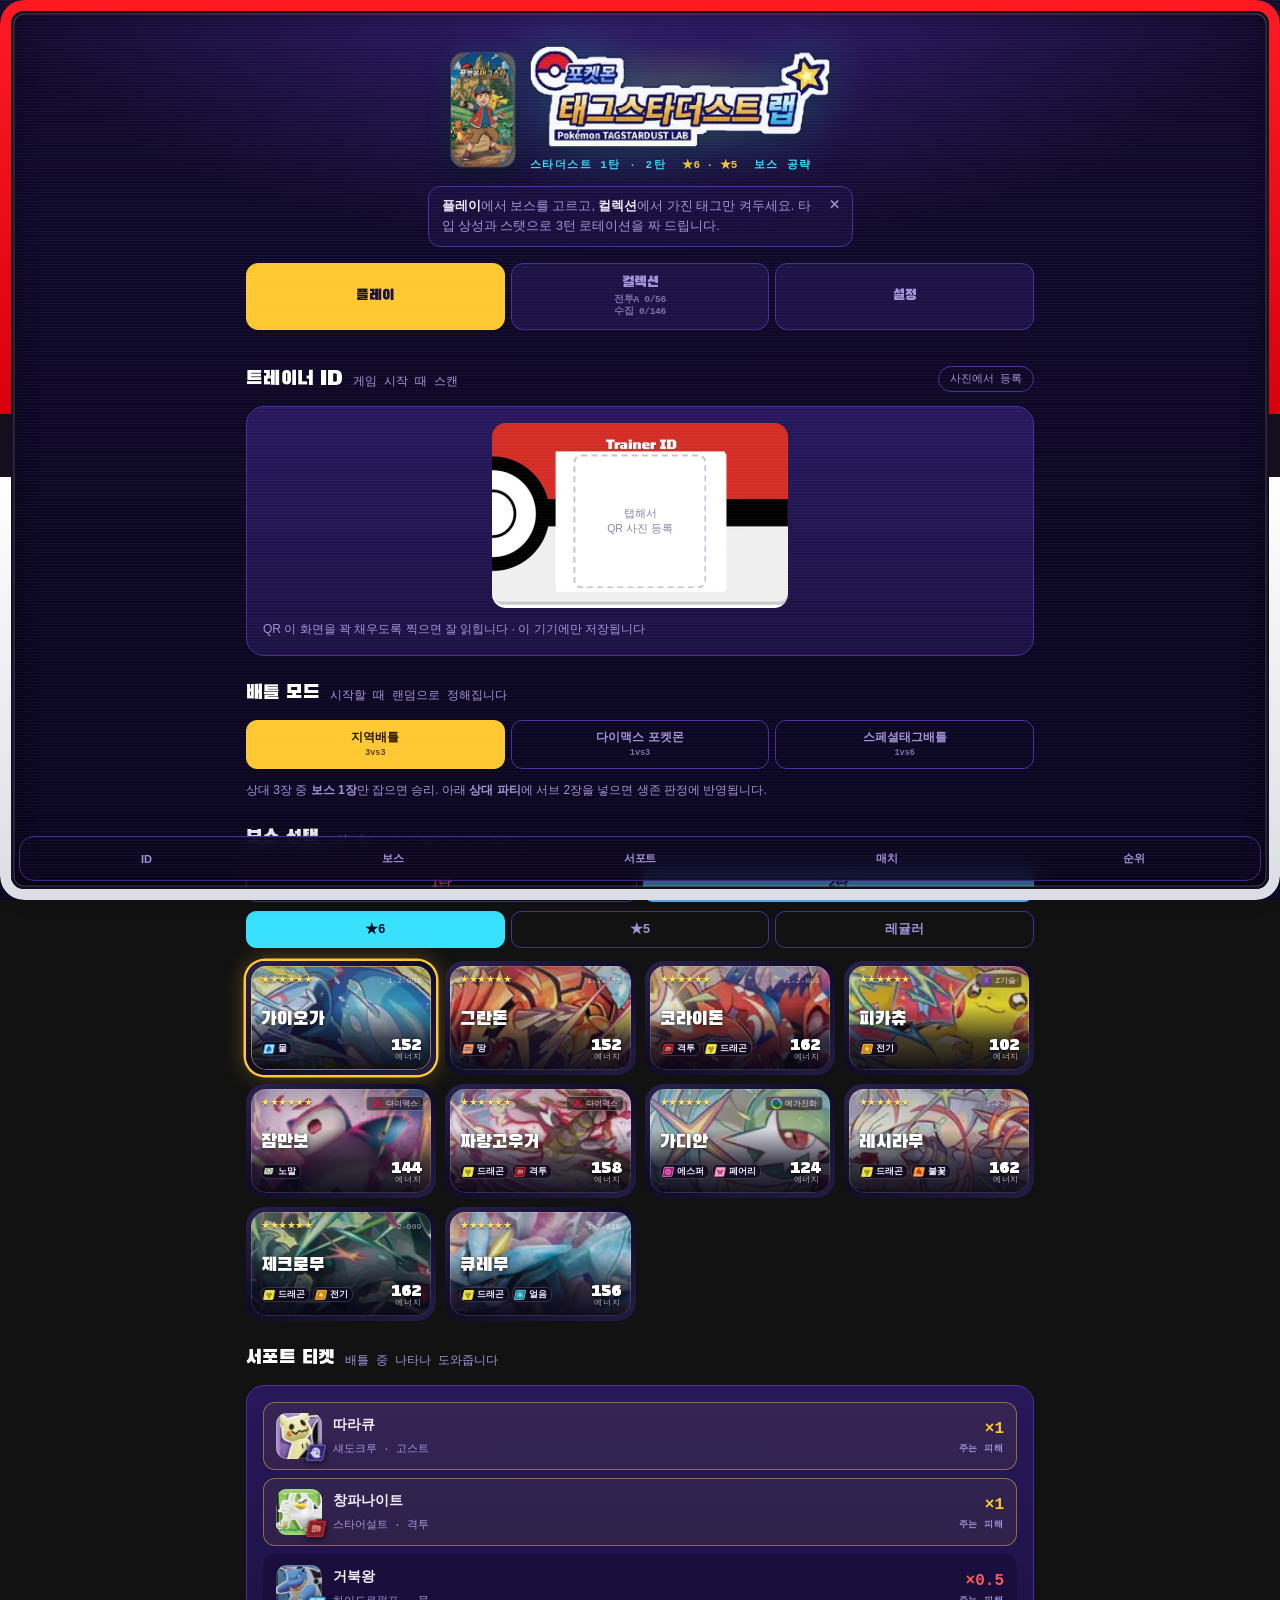
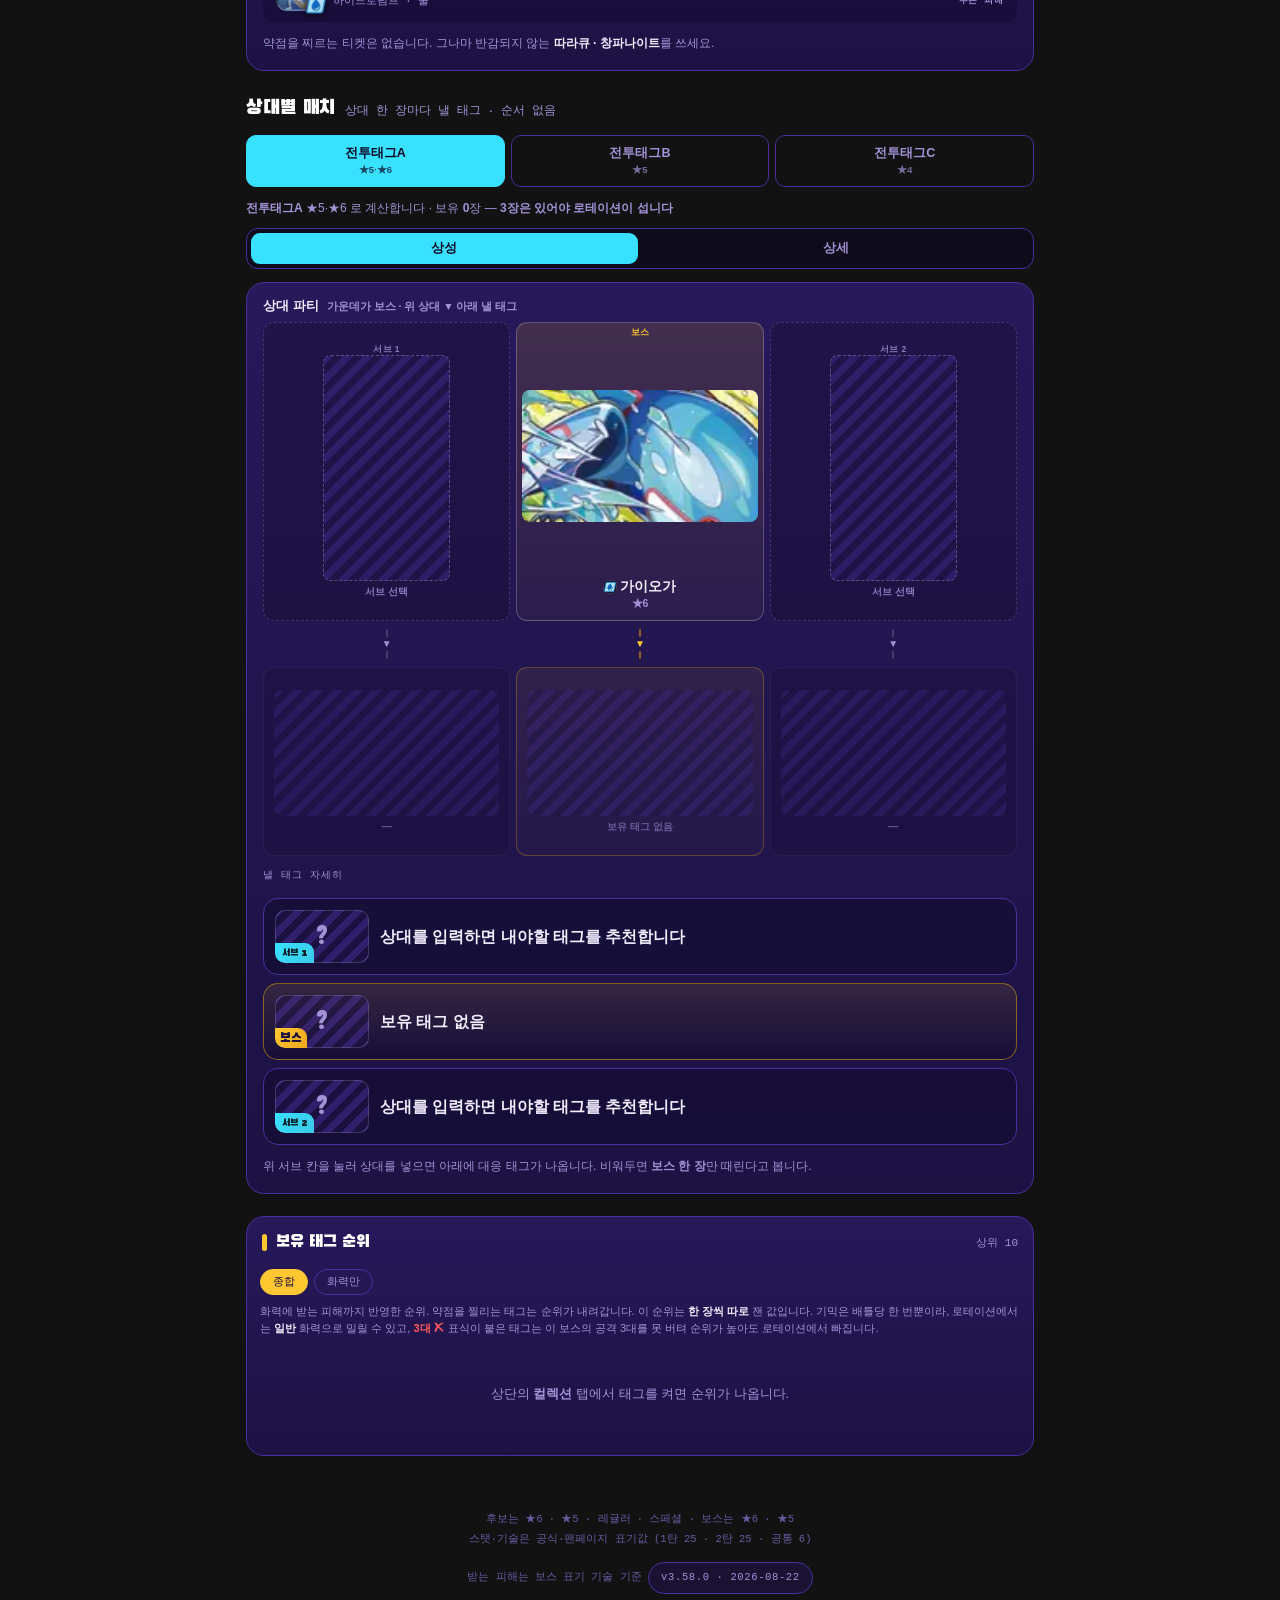
<file: docs/index.html>
<!DOCTYPE html>
<html lang="ko">
<!-- ══ 머리 — meta · 광고 · 파비콘 · 폰트 ──── -->
<head>
<meta charset="utf-8">
<meta name="viewport" content="width=device-width, initial-scale=1, viewport-fit=cover">
<title>스타더스트 랩 · 태그스타 보스 공략</title>
<meta name="description" content="포켓몬 태그스타 스타더스트 1탄·2탄 ★6·★5 보스 공략. 보유 태그로 3턴 로테이션과 서포트 티켓을 추천합니다.">
<meta name="theme-color" content="#120B2E">
<meta name="color-scheme" content="dark">
<meta name="version" content="3.58.0">
<meta http-equiv="Cache-Control" content="no-cache, must-revalidate">
<meta http-equiv="Pragma" content="no-cache">
<meta name="apple-mobile-web-app-capable" content="yes">
<meta name="apple-mobile-web-app-status-bar-style" content="black-translucent">
<meta name="apple-mobile-web-app-title" content="스타더스트 랩">
<meta name="format-detection" content="telephone=no">
<meta property="og:type" content="website">
<meta property="og:title" content="스타더스트 랩 · 태그스타 보스 공략">
<meta property="og:description" content="보유 태그로 3턴 로테이션과 서포트 티켓을 추천합니다.">
<meta property="og:locale" content="ko_KR">
<link rel="icon" type="image/png" sizes="32x32" href="[data-uri]">
<script async src="https://pagead2.googlesyndication.com/pagead/js/adsbygoogle.js?client=ca-pub-1384191135178594"
     crossorigin="anonymous"></script>
<link rel="apple-touch-icon" href="[data-uri]">
<link rel="preload" as="font" type="font/woff2" href="asset/blackhansans.woff2?v=73cc3eec0ede" crossorigin>
<style>
/* 폰트 내장 — 이 파일에 쓰인 글자만 서브셋 */
@font-face{font-family:'Black Han Sans';font-style:normal;font-weight:400;font-display:swap;src:url(asset/blackhansans.woff2?v=73cc3eec0ede) format('woff2')}
</style>
<style>
/* ══ 토큰과 기본값 — 색·간격·탄 테마색 ──── */
:root{
  --void:#120B2E; --panel:#1E1349; --rim:#4A2F9C;
  --star:#FFC831; --cyan:#38E1FF; --magenta:#FF3D8B;
  --ink:#F2ECFF; --ink-dim:#A392D6; --ok:#7CFFA8; --bad:#FF5A5A;
  --r6:#FF3D8B; --r5:#C77DFF; --r4:#FFA23A; --r3:#38E1FF; --r2:#FF8FC7; --rR:#8BE04A;
  --set1:#FF5C86; --set2:#5BB8FF;      /* 탄 테마 — 실물 태그 라벨 숫자 색 (1탄 붉은색 · 2탄 푸른색) */
  --display:'Black Han Sans','Apple SD Gothic Neo','Noto Sans KR',sans-serif;
  --body:'Gothic A1','Apple SD Gothic Neo','Noto Sans KR',sans-serif;
  --mono:'IBM Plex Mono',ui-monospace,'SFMono-Regular',Menlo,monospace;
}
*{box-sizing:border-box} html,body{margin:0;padding:0;max-width:100%;overscroll-behavior-x:none;
  overflow-x:clip}
body{padding-top:env(safe-area-inset-top,0px)}   /* 상태바·노치 회피 */

/* ══ 기기 베젤 — 위 빨강 · 가운데 검정 · 아래 흰색 (몬스터볼). 오버레이라 레이아웃 비침습 ══ */
:root{--bz:11px; --bzr:24px}

/* 기본형: 마스크 미지원 브라우저용 단색 테두리 */
.bezel{position:fixed;inset:0;z-index:100;pointer-events:none;
  border:var(--bz) solid #E4000F;border-radius:var(--bzr);
  box-shadow:inset 0 0 0 2.5px #14101F}
.bezel-in{pointer-events:none}      /* @supports 밖에서도 클릭을 막지 않게 */

/* ══ 업데이트 알림 ══ */
.upd{position:fixed;z-index:95;
  left:calc(var(--bz) + 8px);right:calc(var(--bz) + 8px);
  bottom:calc(var(--bz) + env(safe-area-inset-bottom,0px) + 74px);
  display:flex;align-items:center;justify-content:space-between;gap:10px;
  padding:10px 12px;border-radius:13px;font-size:12.5px;
  background:linear-gradient(180deg,#2E1F63,#241850);color:var(--ink);
  border:1px solid var(--cyan);box-shadow:0 8px 26px rgba(0,0,0,.6)}
.upd[hidden]{display:none}
.upd b{color:var(--cyan);font-family:var(--mono);font-size:11.5px}
.upd button{flex:none;padding:7px 14px;border-radius:999px;border:0;cursor:pointer;
  background:var(--cyan);color:#0C0722;font-family:var(--body);font-weight:700;font-size:12px}

/* ══ 하단 섹션 바로가기 ══ */
.dock{position:fixed;z-index:90;
  left:calc(var(--bz) + 8px);right:calc(var(--bz) + 8px);
  bottom:calc(var(--bz) + env(safe-area-inset-bottom,0px) + 8px);
  display:grid;grid-auto-flow:column;grid-auto-columns:1fr;gap:4px;padding:5px;
  border-radius:15px;background:rgba(14,8,34,.92);
  border:1px solid var(--rim);box-shadow:0 8px 26px rgba(0,0,0,.6);
  backdrop-filter:blur(8px)}
.dock[hidden]{display:none}
.dock button{padding:9px 2px;border:0;border-radius:11px;background:transparent;
  color:var(--ink-dim);font-family:var(--body);font-weight:700;font-size:11px;
  letter-spacing:-.02em;white-space:nowrap;cursor:pointer}
@media(max-width:380px){.dock button{font-size:10px}}
.dock button:active{background:rgba(74,47,156,.5);color:var(--ink)}
.dock button[aria-current="true"]{background:var(--cyan);color:#0C0722}
.dock button:focus-visible{outline:2.5px solid var(--star);outline-offset:2px}
/* ══ 페이지 골격 — body · .wrap · 베젤 마스크 ──── */
body{padding-bottom:calc(var(--bz) + env(safe-area-inset-bottom,0px) + 74px)}

/* 그라데이션 테두리 — 둥근 모서리를 유지하려면 마스크로 가운데를 뚫는다 */
@supports ((-webkit-mask-composite:xor) or (mask-composite:exclude)){
  .bezel{border:0;padding:var(--bz);box-shadow:none;
    background:linear-gradient(180deg,
      #FF1A22 0%, #D9000E 46%,
      #14101F 46%, #14101F 53%,
      #FFFFFF 53%, #DCDCE4 100%);
    -webkit-mask:linear-gradient(#000 0 0) content-box,linear-gradient(#000 0 0);
    -webkit-mask-composite:xor;
    mask:linear-gradient(#000 0 0) content-box,linear-gradient(#000 0 0);
    mask-composite:exclude}
  .bezel-in{position:fixed;inset:var(--bz);z-index:100;pointer-events:none;
    border-radius:calc(var(--bzr) - var(--bz));
    box-shadow:inset 0 0 0 2.5px #14101F,
               inset 0 0 0 3.5px rgba(255,255,255,.22),
               inset 0 0 22px rgba(0,0,0,.5)}
}
@media(max-width:380px){:root{--bz:9px; --bzr:20px}}   /* hidden 은 스크롤 컨테이너를 만들어 position:sticky 를 깨뜨린다 */
@supports not (overflow-x:clip){ body{overflow-x:hidden} }
body{padding-bottom:0}
body{background:radial-gradient(1100px 520px at 50% -8%,#3A1F7A 0%,transparent 62%),linear-gradient(#120B2E,#0C0722 70%);
  background-attachment:fixed;color:var(--ink);font-family:var(--body);font-weight:500;
  -webkit-font-smoothing:antialiased;line-height:1.5;padding-bottom:64px}
.wrap{max-width:820px;margin:0 auto;
  padding:0 max(16px,calc(env(safe-area-inset-left) + 6px))
           calc(env(safe-area-inset-bottom) + 18px)
           max(16px,calc(env(safe-area-inset-right) + 6px))}
body::before{content:'';position:fixed;inset:0;pointer-events:none;z-index:99;
  background:repeating-linear-gradient(180deg,rgba(255,255,255,.028) 0 1px,transparent 1px 3px);mix-blend-mode:screen}

/* ══ 히어로 — 로고 · 제목 · 사용법 안내 ──── */
header{padding:26px 0 6px;text-align:center}
.hero{display:flex;align-items:center;justify-content:center;gap:15px;padding:20px 0 0;max-width:100%}
.tcard{flex:none;width:64px;display:block;border-radius:13px;overflow:hidden;
  box-shadow:0 8px 20px rgba(0,0,0,.55),0 0 0 1px rgba(255,255,255,.15),0 0 26px rgba(56,225,255,.16)}
.tcard img{display:block;width:100%;height:auto}
.hero-txt{min-width:0;flex:0 1 auto;text-align:left}
.hero-txt .eyebrow{text-align:left}
@media(max-width:390px){.hero{gap:11px}.tcard{width:54px}}
.brand{position:relative;display:flex;justify-content:center;margin-bottom:10px}
.brand img{width:min(300px,calc(100vw - 136px));height:auto;display:block;
  filter:drop-shadow(0 0 26px rgba(56,225,255,.30)) drop-shadow(0 3px 8px rgba(0,0,0,.5))}
.brand::before{content:'';position:absolute;top:50%;left:50%;translate:-50% -50%;
  width:min(380px,calc(100vw - 110px));aspect-ratio:2.4/1;pointer-events:none;z-index:-1;
  background:radial-gradient(closest-side,rgba(255,200,49,.20),transparent 70%)}
.eyebrow{font-family:var(--mono);font-size:11px;font-weight:600;letter-spacing:.14em;
  color:var(--cyan);margin:6px 0 0}
.eyebrow .s{color:var(--star);letter-spacing:0}
h1{font-family:var(--display);font-weight:400;margin:0;font-size:clamp(28px,8vw,44px);line-height:.94;
  color:#fff;text-shadow:0 0 26px rgba(56,225,255,.42),0 3px 0 var(--rim)}
h1 em{font-style:normal;color:var(--star)}
.sub{position:relative;display:flex;align-items:flex-start;gap:6px;
  color:var(--ink-dim);font-size:12.5px;margin:12px auto 0;max-width:34em;
  padding:9px 34px 9px 13px;border-radius:12px;text-align:left;
  background:rgba(30,19,73,.55);border:1px solid var(--rim)}
.sub p{margin:0;line-height:1.65}
.sub b{color:var(--ink);font-weight:700}
.sub button{position:absolute;top:6px;right:6px;width:24px;height:24px;border-radius:7px;
  border:1px solid transparent;background:transparent;color:var(--ink-dim);
  font-size:12px;line-height:1;cursor:pointer}
.sub button:hover{color:var(--ink);border-color:var(--rim);background:rgba(18,11,46,.6)}
.sub button:focus-visible{outline:2.5px solid var(--cyan);outline-offset:1px}
.sub[hidden]{display:none}
#brand{cursor:pointer}
#brand:focus-visible{outline:2.5px solid var(--cyan);outline-offset:4px;border-radius:12px}

/* ══ 섹션과 카드 틀 ──── */
section{margin-top:22px}
section:first-child{margin-top:0}
.sec-head{display:flex;align-items:baseline;gap:10px;margin-bottom:12px;flex-wrap:wrap}
.sec-head h2{font-family:var(--display);font-weight:400;font-size:20px;margin:0;color:#fff}
.sec-head .hint{font-size:11.5px;color:var(--ink-dim);font-family:var(--mono)}
.sec-head .mini{margin-left:auto;align-self:center}
.card{background:linear-gradient(180deg,rgba(42,26,99,.9),rgba(30,19,73,.9));
  border:1px solid var(--rim);border-radius:18px;padding:16px}

/* set switch */
/* ══ 스위치 — 탄(setsw) · 모드(modesw) · 뷰(viewsw) ──── */
.setsw{display:flex;gap:6px;margin-bottom:9px}
.setsw + .setsw{margin-bottom:13px}
.setsw button{flex:1;padding:9px 8px;border-radius:10px;border:1px solid var(--rim);background:transparent;
  color:var(--ink-dim);font-family:var(--body);font-weight:700;font-size:12.5px;cursor:pointer;transition:.14s}
.setsw button[aria-pressed="true"]{background:var(--cyan);color:#0C0722;border-color:var(--cyan)}
/* 탄 선택 버튼 — 1탄 붉은색 · 2탄 푸른색 (실물 라벨과 맞춤) */
.setsw button.s1{color:var(--set1)}
.setsw button.s2{color:var(--set2)}
.setsw button.s1[aria-pressed="true"]{background:var(--set1);border-color:var(--set1);color:#0C0722}
.setsw button.s2[aria-pressed="true"]{background:var(--set2);border-color:var(--set2);color:#0C0722}
.setsw button:focus-visible{outline:2.5px solid var(--star);outline-offset:2px}

/* 배틀 모드 선택 */
.modesw{display:flex;gap:6px;margin-bottom:10px}
.modesw button{flex:1;padding:9px 4px;border-radius:11px;border:1px solid var(--rim);
  background:transparent;color:var(--ink-dim);font-family:var(--body);font-weight:700;
  font-size:11.5px;line-height:1.3;cursor:pointer;transition:.14s;
  display:flex;flex-direction:column;align-items:center;gap:3px}
.modesw button i{font-family:var(--mono);font-style:normal;font-size:8.5px;opacity:.75}
.modesw button[aria-pressed="true"]{background:var(--star);color:#231400;border-color:var(--star)}
.modesw button:focus-visible{outline:2.5px solid var(--cyan);outline-offset:2px}

/* 상단 뷰 전환 */
.viewsw{display:flex;gap:6px;padding:10px 0 12px;margin-bottom:4px}
.viewsw button{flex:1;padding:11px 6px;border-radius:12px;border:1px solid var(--rim);
  background:rgba(30,19,73,.92);color:var(--ink-dim);font-family:var(--display);font-weight:400;
  font-size:15px;cursor:pointer;transition:.14s;display:flex;flex-direction:column;
  align-items:center;justify-content:center;gap:2px;line-height:1.1}
.viewsw button[aria-pressed="true"]{background:var(--star);color:#1A0F3D;border-color:var(--star)}
.viewsw button:focus-visible{outline:2.5px solid var(--cyan);outline-offset:2px}
.viewsw .ct{display:flex;flex-direction:column;align-items:center;gap:1px;white-space:nowrap;
  font-family:var(--mono);font-size:9.5px;font-weight:600;opacity:.72;letter-spacing:-.03em;line-height:1.25}
.viewsw .ct span{white-space:nowrap}
[hidden]{display:none!important}

/* ══ 타입 배지 (.t · .ti) ──── */
.t{display:inline-flex;align-items:center;gap:3px;font-family:var(--mono);font-size:10px;font-weight:600;
  padding:2px 7px 2px 3px;border-radius:6px;white-space:nowrap;color:#F2ECFF;
  background:rgba(10,6,28,.72);box-shadow:inset 0 0 0 1px rgba(255,255,255,.16)}
.t .ti{width:14px;height:14px;display:block;flex:none;background:var(--ic) center/contain no-repeat}
/* ══ 표시 단계 — «태그 | 상성 | 상세» 와 [data-d] 규칙 ──── */
.seg{display:flex;gap:5px;padding:4px;border-radius:12px;background:rgba(12,7,34,.55);
  border:1px solid var(--rim);margin:9px 0 13px}
.seg button{flex:1;padding:7px 6px;border-radius:9px;border:0;background:transparent;
  color:var(--ink-dim);font-family:var(--body);font-weight:700;font-size:12.5px;cursor:pointer;transition:.14s}
.seg button[aria-pressed="true"]{background:var(--cyan);color:#0C0722}
.seg button:focus-visible{outline:2.5px solid var(--star);outline-offset:2px}

/* 표시 단계 */
[data-d="0"] .stats,[data-d="0"] .verdict,[data-d="0"] .matrix,
[data-d="0"] .slot-body,[data-d="0"] .binner{display:none}
[data-d="1"] .stats,[data-d="1"] .verdict{display:none}
[data-d="1"] .mult.t2{display:none}
/* 매칭 그리드도 «태그 | 상성 | 상세» 를 따른다. 기존 [data-d] 규칙과 같은 자리에 둔다.
   태그=이름과 판정만 · 상성=기술·배율까지 · 상세=선공/피격 수치까지 */
/* 매칭 그리드에는 «태그» 단계가 없다 (v1.75.0) — 이름만 보는 화면은 매치업에서 쓸모가 없다.
   그래서 0·1 을 같게 본다. 다른 모드에서 0 인 채로 넘어와도 «상성» 처럼 보인다. */
[data-d="0"] .fl-s,[data-d="1"] .fl-s{display:none}

/* ══ 보스 그리드 ──── */
.boss-grid{display:grid;grid-template-columns:repeat(auto-fill,minmax(168px,1fr));gap:9px}

/* 상대 파티 3슬롯 — 가운데가 «대상»이라 더 크게 둔다 (잭 지정) */
/* 상대 3칸(위) ↕ 로테이션 3칸(아래) — 한 그리드에 6칸을 넣어 세로 정렬을 보장한다.
   두 개의 그리드로 나누면 칸 높이가 달라져 위아래가 어긋난다. */
/* ══ 상대별 매치 ① 2단 매칭 그리드 (.fl-*) ──── */
.fl-grid{display:grid;grid-template-columns:repeat(3,1fr);gap:6px;align-items:stretch}
.fl-cell{position:relative;display:flex;flex-direction:column;gap:2px;min-width:0;
  padding:5px 5px 7px;border-radius:11px;background:rgba(0,0,0,.22);
  border:1px solid rgba(255,255,255,.09);text-align:center;align-items:center;justify-content:flex-start}
/* 태그 아트 — **어떤 성급이든 같은 높이의 정사각 틀** 안에 넣는다 (v1.85.0 · 잭 지정).
   ★5·★6 은 가로 192:108, ★4 이하는 세로 108:192 라 예전처럼 틀 없이 두면
   **한 줄 안에서 이름·배지 높이가 제각각이 됐다.** 틀을 고정하면 세 칸이 줄을 맞춘다.
   틀만 정사각이고 그림 비율은 그대로다 — 잘라내지 않는다. */
.fl-art{display:flex;align-items:center;justify-content:center;
  width:100%;aspect-ratio:192/108;margin-bottom:3px}
/* 세로짜리가 낀 줄만 정사각으로 키운다 — 안 그러면 가로만 있는 줄이 텅 빈다 */
.fl-cell.pf .fl-art{aspect-ratio:1/1}
.fl-art i{display:block;width:100%;aspect-ratio:192/108;border-radius:8px;background:#000;
  background-size:cover;background-position:center}
/* ★4 이하는 세로 카드. 틀 높이를 다 쓰고 폭이 따라 줄어든다 (약 56%) */
.fl-art.p i{width:auto;height:100%;aspect-ratio:108/192}
.fl-cell.foe{cursor:pointer;border-style:dashed;border-color:rgba(255,255,255,.18)}
.fl-cell.foe.set{border-style:solid;border-color:rgba(255,255,255,.22)}
/* 빈 서브 칸 — «＋» 기호를 없애고 **빈 박스 자체가 누를 자리**다 (v1.81.0 · 잭 지정).
   기호가 있으면 그 글자만 눌러야 하는 것처럼 보인다. 상자를 카드 비율(108:192)로 세워
   손가락이 닿을 넓이를 준다. v1.80.0 까지는 «아트가 없으면 비율을 바꾸지 않는다»
   («빈 칸이 커진다»는 이유)였는데 **잭 지시로 뒤집었다 — 되돌리지 말 것.** */
.fl-art.ph i{border:1px dashed rgba(255,255,255,.3);
  background:repeating-linear-gradient(135deg,rgba(74,47,156,.45) 0 7px,rgba(30,19,73,.45) 7px 14px)}
.fl-cell.foe.empty{opacity:.8}
.fl-cell.foe.empty:active .fl-art.ph i{border-color:rgba(255,255,255,.6);
  background:rgba(255,255,255,.07)}
.fl-cell.mid{border-color:rgba(255,196,0,.45);
  background:linear-gradient(180deg,rgba(255,196,0,.13),rgba(255,196,0,.04))}
.fl-cell.foe.mid{cursor:default}
.fl-cell.empty{opacity:.55}
/* 칸 머리말 — 이제 **위 줄에만** 있다 («서브 1» · «보스» · «서브 2»).
   이름보다 확실히 작아야 이름이 먼저 읽힌다. 8.5px(~v1.84.0) → 7.5px(v1.85.0)
   → **6.5px(v1.87.0 · 잭 지정)**. 아래 줄 «낼 태그» 머리말은 v1.87.0 에서 없앴다. */
.fl-role{font-weight:800;font-size:8.5px;line-height:1;letter-spacing:.04em;color:var(--ink-dim);
  min-height:7px;display:block}
.fl-cell.mid .fl-role{color:var(--star)}
.fl-n{font-weight:800;font-size:12.5px;line-height:1.2;color:var(--ink);word-break:keep-all}
.fl-cell.mid.foe .fl-n{font-size:13.5px}
.fl-r{font-weight:700;font-size:10px;line-height:1.2;color:var(--ink-dim);word-break:keep-all}
.fl-x{position:absolute;top:2px;right:5px;font-size:12px;color:var(--ink-dim);line-height:1}
/* 기술명 줄 — 아래 «.fl-tp 뒤» 블록에 있다. 여기 두면 .fl-tp 가 flex-wrap 을 덮는다 */
/* 칸이 좁아 타입 배지를 줄인다. 이름표는 빼고 아이콘만 남긴다 */
.fl-tp{display:flex;flex-wrap:wrap;align-items:center;justify-content:center;gap:3px}
.fl-tp .t{gap:0;padding:1px;border-radius:5px;font-size:0}
.fl-tp .t>span{display:none}
.fl-tp .t .ti{width:12px;height:12px}
/* ⚠⚠ **`font:` 단축 속성에 `inherit` 을 쓰지 말 것.** 글꼴 이름 자리에는 CSS 전역 키워드를
   못 넣어서 **선언 통째가 무효가 된다** — 크기가 조용히 기본값(16px)으로 뜬다.
   v1.91.0 전까지 이 파일에 11군데 있었고, 그동안 `.fl-*` 글자 크기 지정이 **전부 안 먹었다.**
   잭이 «폰트를 줄여라» 라고 세 번 말했는데 화면이 안 바뀐 것도 이 때문이다.
   크기·굵기·행간은 **longhand 세 개**로 쓴다. 글꼴은 어차피 상속된다. */

/* ⚠ 여기부터는 **`.fl-tp` 보다 뒤**여야 한다. 같은 특이도라 순서가 이긴다 —
   v1.89.0 에서 `.fl-m{flex-wrap:nowrap}` 을 앞에 뒀다가 `.fl-tp{flex-wrap:wrap}` 에
   덮여 기술명이 그대로 접혔다. **위로 옮기지 말 것.** */

/* 타입 아이콘은 **태그 이름 옆**에 붙인다 (v1.90.0 · 잭 지정). 기술명 줄에 두면
   좁은 칸에서 아이콘만 남고 이름이 아래로 밀려 줄이 하나 더 생겼다. */
.fl-n.wt{display:flex;flex-wrap:nowrap;align-items:center;justify-content:center;
  gap:3px;min-width:0;max-width:100%}
.fl-n.wt .nm{min-width:0;overflow:hidden;text-overflow:ellipsis;white-space:nowrap}
.fl-n.wt .t{flex:none}

/* 기술명 줄 — 접지 않고 **이름만** 줄여 «…» 로 자른다. 배율(«공×2»)은 판단에 쓰는 값이라
   `flex:none` 으로 절대 안 잘리게 한다 — 이름이 잘리는 편이 낫다. */
.fl-m{display:flex;flex-wrap:nowrap;align-items:center;justify-content:center;
  max-width:100%;font-weight:600;font-size:9.5px;line-height:1.25;color:var(--ink-dim);letter-spacing:-.01em}
.fl-m .mv{min-width:0;overflow:hidden;text-overflow:ellipsis;white-space:nowrap}
/* 상성 배율 — «×2» 만 쓰면 «기술을 두 번 쓴다» 로 읽힌다 (v1.92.0 · 잭 지적).
   **이름 뒤에 맨 «×N» 을 붙이지 말 것.** */
.fl-m .mx{flex:none;margin-left:3px;padding:0 3px;border-radius:4px;
  background:rgba(255,255,255,.08);font-weight:800}
.fl-m .mx.good{color:var(--ok);background:rgba(56,214,140,.16)}
.fl-m .mx.bad{color:var(--bad);background:rgba(255,90,90,.14)}
/* 기믹은 **카드가 가진 것**이라 이름 옆에 붙는다. 흐리면 «보유», 밝으면 «이 매치에서 쓴다».
   **«쓸 때만 보이게» 로 되돌리지 말 것** (v1.96.0 · 잭 지적). */
.fl-n .fl-gi{width:11px;height:11px;flex:none;margin-left:3px;opacity:.32}
.fl-n .fl-gi.use{opacity:1;filter:drop-shadow(0 0 3px var(--star))}
/* 상대마다 낼 태그의 **자세한 수치**. 위의 3칸 그룹은 그대로 두고 그 아래에 덧붙인다
   (v1.98.0 · 잭 지정 — v1.97.0 처럼 3칸을 없애지 말 것). */
/* ══ 상대별 매치 ② 가로 슬롯 (.mplans · .mslot) ──── */
.mplans{display:flex;flex-direction:column;gap:8px;margin-top:12px}
.mplans-l{display:block;margin-bottom:7px;font-family:var(--mono);font-size:10px;
  letter-spacing:.1em;color:var(--ink-dim)}
.mslot.mid{border-color:rgba(255,196,0,.45);
  background:linear-gradient(180deg,rgba(255,196,0,.10),rgba(18,11,46,.55))}
.mslot .vsline{display:flex;align-items:center;gap:4px;margin-top:3px;
  font-weight:600;font-size:10px;line-height:1.3;color:var(--ink-dim)}
.mslot .vsline b{font-weight:800;color:var(--ink)}
.mslot .vsline .t{gap:0;padding:0;font-size:0}
.mslot .vsline .t>span{display:none}
.mslot .vsline .t .ti{width:11px;height:11px}
/* 가졌지만 이 매치에서 안 쓰는 기믹 — 배지 대신 흐린 아이콘만 */
.mslot .mgi{width:12px;height:12px;display:inline-block;vertical-align:-2px;
  margin-left:4px;opacity:.34}
.mslot .fl-b{display:inline-block;margin-left:5px;vertical-align:1px}


/* 칸 안의 잔글씨는 **모두 한 줄을 지킨다** (`.one`). 좁은 칸에서 접히면 줄 높이를
   하나씩 더 먹어 세 칸의 높이가 제각각이 된다.
   - v1.88.0: 상대 칸 «HP 168·속도 62» 를 먼저 잡았다
   - v1.89.0: **아래 줄 «선공 +88·피격 5%» 도 접혀서 같이 묶었다** (잭 지적).
     v1.88.0 문서에 «아래 줄은 접혀도 된다» 고 적었던 것은 **틀렸다 — 되살리지 말 것.**
   구분자 앞뒤 공백을 빼고 8px · nowrap. 그래도 넘치면 «…» 로 자른다. */
/* ══ 상대별 매치 ③ 잔글씨 · 판정 배지 · 연결선 ──── */
.fl-s{font-weight:700;font-size:9.5px;line-height:1.2;color:var(--ink-dim)}
/* ★N 줄 — 여태 font 지정이 아예 없어 본문 기본값(16px)으로 크게 떴다 (v1.91.0 에서 발견) */
.fl-meta{font-weight:700;font-size:10.5px;line-height:1.2;color:var(--ink-dim)}
.fl-s.one{font-size:9.5px;letter-spacing:-.02em;white-space:nowrap;
  max-width:100%;overflow:hidden;text-overflow:ellipsis}
/* 판정 배지는 **칸 바닥에 붙인다**. 기술명이 한 줄인 칸과 두 줄인 칸이 섞여도
   «무피해 / 최대 화력 / 버티기» 가 같은 높이에 온다 (v1.85.0 · 잭 지정) */
.fl-b{font-weight:800;font-size:9.5px;line-height:1;padding:2.5px 5px;border-radius:6px;margin-top:auto}
.fl-b.ok{background:rgba(56,214,140,.18);color:var(--ok)}
.fl-b.warn{background:rgba(255,196,0,.18);color:var(--star)}
.fl-b.bad{background:rgba(255,90,90,.16);color:#ff8d8d}
.fl-b.boss{background:rgba(255,255,255,.10);color:var(--ink-dim)}
/* 위칸과 아래칸을 열마다 잇는다 — 전폭 구분선은 어느 칸끼리 짝인지 안 보여 줬다 */
.fl-link{display:flex;flex-direction:column;align-items:center;gap:2px;padding:2px 0;
  font-weight:800;font-size:10px;line-height:1;color:var(--ink-dim)}
.fl-link::before,.fl-link::after{content:'';width:2px;flex:1;min-height:8px;border-radius:1px;
  background:rgba(255,255,255,.16)}
.fl-link.mid{color:var(--star)}
.fl-link.mid::before,.fl-link.mid::after{background:rgba(255,196,0,.45)}
.fl-h{display:flex;align-items:baseline;gap:8px;margin:0 0 10px;font-weight:800;font-size:13px;line-height:1;color:var(--ink)}
.fl-h span{font-weight:600;font-size:10.5px;line-height:1;color:var(--ink-dim)}
/* ══ 서브 픽커 (.foepick · .foegrid) ──── */
.foepick{margin-top:11px;padding-top:11px;border-top:1px solid rgba(255,255,255,.09)}
.foegrid{display:grid;grid-template-columns:repeat(auto-fill,minmax(104px,1fr));gap:6px;
  max-height:238px;overflow-y:auto;margin-top:8px}
.foegrid button{padding:7px 5px;border-radius:10px;border:1px solid rgba(255,255,255,.14);
  background:rgba(255,255,255,.05);color:var(--ink);font-weight:700;font-size:11.5px;line-height:1.3;cursor:pointer}
.foegrid button:hover{background:rgba(255,255,255,.11)}
/* 검색 결과는 성급·탄이 섞여 나오므로 이름 아래에 작게 적는다 */
.foegrid button small{display:block;margin-top:2px;font-size:9px;font-weight:700;
  opacity:.68;letter-spacing:-.02em}
/* 전투 태그 분류 단추 — 이름 아래에 받는 성급을 적어 둔다 (v3.1.0) */
#tagClassSw button small,#matchClassSw button small{display:block;margin-top:2px;
  font-size:9.5px;font-weight:700;opacity:.7}
/* 목록에서 «이 칸에 지금 들어 있는 태그» — 진하게 채워 구분한다 (v1.84.0 · 잭 지정).
   종전에는 아무 표시가 없어 무엇을 골랐는지 목록만 봐서는 알 수 없었다. */
.foegrid button.on{background:var(--cyan);border-color:var(--cyan);color:#08111A;
  font-weight:800;box-shadow:0 0 0 2px rgba(56,225,255,.28)}
.foegrid button.on:hover{background:var(--cyan)}
.foegrid button.on::after{content:'●';margin-left:5px;font-size:9px;vertical-align:1.5px}
/* 다른 칸에 든 태그 — 테두리만. 같은 세기로 칠하면 어느 쪽이 이 칸 것인지 알 수 없다 */
.foegrid button.used{border-color:rgba(56,225,255,.55);color:var(--cyan);
  background:rgba(56,225,255,.08)}
.foegrid button:active{transform:scale(.97)}

/* ★6 실물 태그 — 클리어 블랙 글리터 테두리 */
/* ══ 보스 칩 (.btag) ──── */
.btag{position:relative;display:block;width:100%;padding:5px;border:0;cursor:pointer;
  border-radius:19px;text-align:left;overflow:hidden;transition:transform .14s ease,box-shadow .14s ease;
  background:
    radial-gradient(1.4px 1.4px at 18% 26%,rgba(255,255,255,.9),transparent),
    radial-gradient(1.2px 1.2px at 72% 14%,rgba(255,214,120,.85),transparent),
    radial-gradient(1.3px 1.3px at 44% 78%,rgba(160,220,255,.8),transparent),
    radial-gradient(1.1px 1.1px at 88% 62%,rgba(255,255,255,.75),transparent),
    radial-gradient(1.2px 1.2px at 10% 68%,rgba(255,160,220,.7),transparent),
    linear-gradient(150deg,#2A2350,#100B26 46%,#241C46)}
.btag:hover{transform:translateY(-2px)}
.btag:focus-visible{outline:2.5px solid var(--cyan);outline-offset:2px}
.btag .face{position:relative;border-radius:15px;padding:8px 10px 9px;overflow:hidden;min-height:104px;display:flex;flex-direction:column;
  box-shadow:inset 0 0 0 1px rgba(255,255,255,.14)}
.btag .face::after{content:'';position:absolute;inset:0;pointer-events:none;
  background:linear-gradient(160deg,rgba(255,255,255,.22),transparent 46%)}
.btag .row1{display:flex;align-items:center;justify-content:space-between;gap:6px}
.btag .stars{font-size:8.5px;color:#FFD84A;letter-spacing:-.5px;text-shadow:0 1px 2px rgba(0,0,0,.7)}
.btag .code{font-family:var(--mono);font-size:8px;color:rgba(255,255,255,.62)}
.btag .nm{font-family:var(--display);font-weight:400;font-size:19px;line-height:1.1;color:#fff;
  margin:auto 0 6px;text-shadow:0 2px 5px rgba(0,0,0,.6),0 0 1px rgba(0,0,0,.9);
  white-space:nowrap;overflow:hidden;text-overflow:ellipsis}
.btag .row2{display:flex;align-items:center;justify-content:space-between;gap:6px}
.btag .tps{display:flex;gap:3px;min-width:0}
.btag .tps .t{font-size:8.5px;padding:1.5px 5px 1.5px 2px}
.btag .tps .ti{width:12px;height:12px}
.btag .en{font-family:var(--display);font-size:17px;line-height:1;color:#fff;flex:none;
  text-shadow:0 1px 3px rgba(0,0,0,.8)}
.btag .en i{font-family:var(--mono);font-style:normal;font-size:7.5px;
  color:rgba(255,255,255,.7);display:block;letter-spacing:.1em;text-align:right}
.btag .gim{position:absolute;top:7px;right:7px;font-family:var(--mono);font-size:7.5px;
  padding:1px 5px;border-radius:4px;background:rgba(0,0,0,.5);color:#FFB4E6;
  border:1px solid rgba(255,180,230,.4)}
.btag[aria-pressed="true"]{box-shadow:0 0 0 2.5px var(--star),0 0 24px rgba(255,200,49,.35)}
.btag[aria-pressed="true"] .face{box-shadow:inset 0 0 0 1px rgba(255,200,49,.55)}

/* boss readout — 태그 아트 히어로 */
/* ══ 보스 정보박스 (.readout · .bhero · 능력치 · 판정) ──── */
.readout{padding:0 !important;overflow:hidden}
.bhero{position:relative;min-height:172px;display:flex;flex-direction:column;justify-content:flex-end;
  padding:12px 16px 14px;background-size:cover;background-position:center}
.bhero .meta{position:absolute;top:11px;left:16px;right:16px;display:flex;
  align-items:center;justify-content:space-between;gap:8px}
.bhero .st6{font-size:11px;color:#FFD84A;letter-spacing:-.5px;text-shadow:0 1px 3px rgba(0,0,0,.9)}
.bhero .cd{font-family:var(--mono);font-size:10px;color:rgba(255,255,255,.8);
  text-shadow:0 1px 3px rgba(0,0,0,.9)}
.bhero .line{display:flex;align-items:flex-end;justify-content:space-between;gap:12px}
.bhero h3{font-family:var(--display);font-weight:400;margin:0;line-height:.98;
  font-size:clamp(30px,9vw,44px);color:#fff;
  text-shadow:0 3px 12px rgba(0,0,0,.85),0 0 2px rgba(0,0,0,.9)}
.bhero .en{text-align:right;flex:none}
.bhero .en b{font-family:var(--display);font-weight:400;font-size:36px;line-height:1;color:var(--star);
  display:block;text-shadow:0 3px 10px rgba(0,0,0,.8)}
.bhero .en i{font-family:var(--mono);font-style:normal;font-size:9px;letter-spacing:.16em;
  color:rgba(255,255,255,.75)}
.bhero .tps{display:flex;gap:5px;flex-wrap:wrap;align-items:center;margin-top:9px}
.binner{padding:15px 16px 16px}
.binner .stats{margin-top:0}
.boss-top{display:flex;align-items:flex-start;justify-content:space-between;gap:14px;flex-wrap:wrap}
.boss-name{font-family:var(--display);font-weight:400;font-size:clamp(28px,8vw,42px);margin:0;line-height:1;
  color:#fff;text-shadow:0 0 22px rgba(255,61,139,.4)}
.boss-code{font-family:var(--mono);font-size:10.5px;color:var(--ink-dim);letter-spacing:.1em;margin-top:6px}
.energy{text-align:right;flex:none}
.energy .v{font-family:var(--display);font-size:34px;line-height:1;color:var(--star)}
.energy .l{font-family:var(--mono);font-size:9px;color:var(--ink-dim);letter-spacing:.16em}
.boss-types{display:flex;gap:6px;margin-top:11px;flex-wrap:wrap;align-items:center}

.stats{display:grid;grid-template-columns:1fr 1fr;gap:6px 12px;margin-top:16px}
.st{display:grid;grid-template-columns:44px 1fr 40px;align-items:center;gap:8px}
.st .k{font-family:var(--mono);font-size:9.5px;color:var(--ink-dim)}
.st .bar{height:7px;border-radius:4px;background:rgba(255,255,255,.09);overflow:hidden}
.st .bar i{display:block;height:100%;border-radius:4px}
.st .v{font-family:var(--mono);font-size:12px;font-weight:600;text-align:right}
.st.hl .v{color:var(--star)}

.verdict{display:flex;gap:8px;flex-wrap:wrap;margin-top:16px}
.vd{display:flex;flex-direction:column;gap:3px;padding:9px 12px;border-radius:11px;
  background:rgba(18,11,46,.6);border:1px solid var(--rim);flex:1;min-width:152px}
.vd .k{font-family:var(--mono);font-size:9.5px;color:var(--ink-dim);letter-spacing:.08em}
.vd .v{font-size:13.5px;font-weight:700}

/* ══ 상성 표 (.matrix) ──── */
.matrix{display:grid;gap:9px;margin-top:16px;padding-top:15px;border-top:1px solid var(--rim)}
/* 라벨 칸과 칩 칸을 그리드로 나눈다. 한 줄 flex 로 두면 칩이 줄바꿈될 때
   두 번째 줄이 라벨 자리까지 파고들어 어긋난다 (약점 5개일 때 발생). */
.row{display:grid;grid-template-columns:76px 1fr;gap:7px;align-items:start}
.row .lab{font-family:var(--mono);font-size:11px;font-weight:600;padding-top:3px}
.row .rv{display:flex;flex-wrap:wrap;gap:6px;min-width:0}
@media(max-width:360px){.row{grid-template-columns:64px 1fr;gap:5px}
  .row .lab{font-size:10.5px}}
.lab.x4{color:#FF5A5A}.lab.x2{color:#FFA23A}.lab.res{color:var(--cyan)}.lab.nil{color:var(--ink-dim)}
.row .none{font-size:12px;color:var(--ink-dim);padding-top:2px}

/* ══ 로테이션 ① 탭 · 레인 배치 ──── */
.tabs{display:flex;gap:6px;margin-bottom:12px}
.tab{flex:1;padding:9px 8px;border-radius:10px;border:1px solid var(--rim);background:transparent;
  color:var(--ink-dim);font-family:var(--body);font-weight:700;font-size:12.5px;cursor:pointer;transition:.14s}
.tab[aria-selected="true"]{background:var(--star);color:#1A0F3D;border-color:var(--star)}
.tab:focus-visible{outline:2.5px solid var(--cyan);outline-offset:2px}
.rot{display:grid;gap:9px}
.slot{padding:11px;border-radius:15px;background:rgba(18,11,46,.55);border:1px solid var(--rim)}
.lane{margin-bottom:14px;padding:11px 12px 13px;border-radius:17px;
  background:linear-gradient(180deg,#0A0618,#140C30);
  border:1px solid rgba(74,47,156,.7);
  box-shadow:inset 0 3px 14px rgba(0,0,0,.8),0 2px 0 rgba(255,255,255,.05)}
.lane-h{display:block;font-family:var(--mono);font-size:10px;letter-spacing:.12em;
  color:#8B7BC4;margin-bottom:9px}
.lane-h i{font-style:normal;opacity:.6}
.lane-g{display:grid;grid-template-columns:repeat(3,1fr);gap:14px;padding:0 4px}
.lane-c{display:flex;flex-direction:column;min-width:0;padding:4px;border-radius:13px;
  background:linear-gradient(180deg,#241736,#150C24);
  box-shadow:0 0 0 2px #E8A93C,0 0 0 3px rgba(0,0,0,.6),0 4px 10px rgba(0,0,0,.55)}
.lane-c.dim{box-shadow:0 0 0 2px #4FC5E8,0 0 0 3px rgba(0,0,0,.6),0 4px 10px rgba(0,0,0,.55)}
.lane-f{display:block;border-radius:9px;overflow:hidden;background:#000;
  box-shadow:inset 0 0 0 1px rgba(255,255,255,.14)}
.lane-i{display:block;width:100%;aspect-ratio:192/108;   /* 태그 아트 원본 비율 — 잘리지 않게 */
  background-size:cover;background-position:center}
.lane-t{display:flex;flex-direction:column;align-items:center;gap:4px;padding:5px 3px 3px;min-width:0}
.lane-c .ln{max-width:100%;font-size:10.5px;font-weight:700;color:#fff;line-height:1.15;
  text-align:center;overflow:hidden;text-overflow:ellipsis;white-space:nowrap}
.lt{padding:1.5px 7px;border-radius:999px;font-family:var(--mono);
  font-size:8.5px;font-weight:600;background:linear-gradient(180deg,#FFD34A,#E8A93C);color:#241000;
  box-shadow:0 1px 2px rgba(0,0,0,.5)}
.lt.sp{background:linear-gradient(180deg,#8EE7FF,#4FC5E8);color:#06202A}
.lt.rd{background:linear-gradient(180deg,#6B5AA0,#4A3F7A);color:#EDE7FF}
.slot.spare{border-style:dashed;border-color:rgba(126,231,255,.45)}
.thumb .turn.sp{font-size:10px;padding:0 7px;background:linear-gradient(120deg,var(--cyan),#3BC9E8);color:#06202A}
.sparen{margin:9px 2px 0;font-size:11.5px;color:var(--ink-dim);line-height:1.65}
.slots3{margin-top:10px;padding:11px 12px;border-radius:13px;
  background:rgba(30,19,73,.5);border:1px dashed var(--rim)}
.s3l{display:block;font-family:var(--mono);font-size:10px;letter-spacing:.1em;color:var(--ink-dim)}
.s3r{display:flex;gap:6px;flex-wrap:wrap;margin:7px 0 6px}
.s3c{display:inline-flex;align-items:center;gap:4px;padding:4px 9px;border-radius:8px;
  font-size:12px;font-weight:700;background:rgba(255,200,49,.14);color:var(--star);
  box-shadow:inset 0 0 0 1px rgba(255,200,49,.35)}
.s3c.sp{background:rgba(126,231,255,.12);color:var(--cyan);box-shadow:inset 0 0 0 1px rgba(126,231,255,.35)}
.s3c.rd{background:rgba(163,146,214,.12);color:var(--ink-dim);box-shadow:inset 0 0 0 1px var(--rim)}
.s3c i{font-family:var(--mono);font-style:normal;font-size:8.5px;opacity:.85}
.s3n{display:block;font-size:11px;color:var(--ink-dim);line-height:1.6}
.slot.rand{border-style:dashed;background:rgba(18,11,46,.3)}
.thumb.rthumb{display:flex;align-items:center;justify-content:center;
  background:repeating-linear-gradient(135deg,rgba(74,47,156,.5) 0 7px,rgba(30,19,73,.5) 7px 14px)}
.rthumb .qm{font-family:var(--display);font-size:26px;color:var(--ink-dim)}
.slot.rand .who .n{color:var(--ink-dim)}
.slot.rand .dmg2 b{color:var(--ink-dim)}
/* ══ 로테이션 ② 카드(슬롯) 머리·본문 ──── */
.slot .head{display:grid;grid-template-columns:auto 1fr auto;gap:11px;align-items:center}
.thumb{position:relative;width:94px;height:53px;border-radius:10px;flex:none;overflow:hidden;
  background-size:cover;background-position:center;box-shadow:inset 0 0 0 1px rgba(255,255,255,.16)}
.thumb .turn{position:absolute;left:0;bottom:0;min-width:22px;height:20px;padding:0 5px;
  display:flex;align-items:center;justify-content:center;gap:3px;
  background:linear-gradient(120deg,var(--star),#F0A81E);color:#1A0F3D;
  font-family:var(--display);font-size:13px;line-height:1;border-radius:0 9px 0 9px}
.thumb .turn i{font-family:var(--mono);font-style:normal;font-size:7px}
.thumb .spd{position:absolute;left:0;top:0;padding:2px 6px;border-radius:9px 0 9px 0;
  font-family:var(--mono);font-size:8px;font-weight:600;background:rgba(10,6,28,.86)}
.thumb .spd.first{color:var(--ok);box-shadow:inset 0 0 0 1px rgba(124,255,168,.45)}
.thumb .spd.late{color:var(--ink-dim);box-shadow:inset 0 0 0 1px rgba(163,146,214,.35)}
.thumb .reuse{position:absolute;top:0;right:0;padding:2px 6px;border-radius:0 10px 0 9px;
  background:rgba(10,6,28,.86);color:var(--cyan);font-family:var(--mono);font-size:8px;
  font-weight:600;letter-spacing:.02em;box-shadow:inset 0 0 0 1px rgba(126,231,255,.42)}
.slot .who{min-width:0;overflow:hidden}
.slot .who .n{font-size:15.5px;font-weight:700;display:flex;align-items:center;gap:5px;flex-wrap:wrap}
.slot .who .mv{display:block;font-family:var(--mono);font-size:10.5px;color:var(--ink-dim);
  margin-top:4px;max-width:100%;overflow:hidden;text-overflow:ellipsis;white-space:nowrap}
.zrow{display:flex;align-items:center;gap:9px;margin-top:10px;padding:7px 9px;
  border-radius:11px;background:rgba(126,231,255,.07);border:1px solid rgba(126,231,255,.28)}
.zl{font-family:var(--mono);font-size:9.5px;letter-spacing:.1em;color:var(--cyan);flex:none}
.zk{display:flex;gap:5px}
.zk i{width:26px;height:26px;display:grid;place-items:center;border-radius:8px;
  font-family:var(--body);font-weight:700;font-size:13px;font-style:normal}
.zk i.r{background:rgba(255,200,49,.18);color:var(--star);box-shadow:inset 0 0 0 1px rgba(255,200,49,.45)}
.zk i.l{background:rgba(56,225,255,.16);color:var(--cyan);box-shadow:inset 0 0 0 1px rgba(56,225,255,.45)}
.slot .dmg2{text-align:right;flex:none;padding-left:2px}
.slot .dmg2 b{font-family:var(--display);font-weight:400;font-size:25px;line-height:1;color:var(--star);display:block}
.slot .dmg2 i{font-family:var(--mono);font-style:normal;font-size:8px;letter-spacing:.12em;color:var(--ink-dim)}
/* ══ 로테이션 ③ 상세 배율 · 합계 ──── */
.slot-body{min-width:0;margin-top:10px;padding-top:9px;border-top:1px solid rgba(74,47,156,.55)}
.mults{display:grid;grid-template-columns:1fr 1fr;gap:6px 14px;margin-top:9px}
.mult{font-family:var(--mono);font-size:11px;color:var(--ink-dim);
  display:flex;align-items:baseline;gap:6px;min-width:0}
.mult.wide{grid-column:1/-1}
.mult .k{flex:none;width:46px;opacity:.75}
.mult .v{min-width:0;overflow:hidden;text-overflow:ellipsis;white-space:nowrap}
.mult b{font-size:14px;font-weight:600}
.mult b.good{color:var(--ok)}.mult b.mid{color:var(--star)}.mult b.bad{color:var(--bad)}
@media (max-width:400px){.mults{grid-template-columns:1fr}.mult.wide{grid-column:auto}}
.tab-note{font-size:12px;color:var(--ink-dim);margin:12px 0 0;line-height:1.65}
.total{display:grid;grid-template-columns:1fr 1fr;gap:8px;margin-top:11px}
.tsum{padding:10px 12px;border-radius:12px;border:1px solid var(--rim);background:rgba(18,11,46,.5);
  display:flex;align-items:baseline;gap:8px;flex-wrap:wrap}
.tsum.on{border-color:var(--star);background:rgba(255,200,49,.09)}
.tsum .tl{font-family:var(--mono);font-size:10px;color:var(--ink-dim);flex:1 0 100%}
.tsum b{font-family:var(--display);font-weight:400;font-size:22px;color:#fff}
.tsum.on b{color:var(--star)}
.tsum .tl2{display:block;font-family:var(--mono);font-size:9.5px;color:var(--ink-dim);margin-top:5px}
.tsum .tw.ok{background:rgba(124,255,168,.16);color:var(--ok);border-color:rgba(124,255,168,.4)}
.tsum .tw{font-family:var(--mono);font-size:9px;color:var(--ok);border:1px solid rgba(124,255,168,.4);
  border-radius:4px;padding:1px 5px}
.tag-rule{display:inline-flex;align-items:center;gap:6px;margin-top:12px;font-family:var(--mono);font-size:10.5px;
  color:var(--cyan);border:1px dashed rgba(56,225,255,.4);border-radius:999px;padding:5px 11px}

/* ══ 보유 태그 순위 (.rank · .rline) ──── */
.rank{display:grid;gap:6px}
.rline{display:grid;grid-template-columns:22px 1fr auto;gap:10px;align-items:center;padding:9px 10px;
  border-radius:10px;background:rgba(18,11,46,.4);border:1px solid transparent}
.rline:nth-child(-n+3){border-color:rgba(255,200,49,.28);background:rgba(255,200,49,.05)}
.rline .ix{font-family:var(--mono);font-size:11px;color:var(--ink-dim);text-align:right}
.rline .who{min-width:0;display:flex;flex-direction:column;gap:5px}
.rline .wtop{display:flex;align-items:center;gap:6px;min-width:0;font-size:13px;font-weight:700}
.rline .wbot{display:flex;align-items:center;gap:5px;flex-wrap:wrap}
/* 순위 행은 폭이 좁다 — 타입·기믹은 아이콘만, 이름에 최소 폭을 준다 */
.rline .n{min-width:0;overflow:hidden;text-overflow:ellipsis;white-space:nowrap}
.rline .t{flex:none}
.rline .badge{flex:none}
.rline .badge.b-gim{font-size:0;padding:3px 5px;gap:0}
.rline .badge.b-gim .gi{width:13px;height:13px}
.rline .st6{flex:none}
.rline .b3x{flex:none;font-family:var(--mono);font-size:9px;padding:2px 5px;border-radius:6px;
  color:var(--bad);border:1px solid rgba(255,107,107,.4);background:rgba(255,107,107,.08)}
.rline.dead{opacity:.62}
.rline .who .n{overflow:hidden;text-overflow:ellipsis;white-space:nowrap}
.rline .who .st6{font-family:var(--mono);font-size:9.5px;flex:none}
/* ══ 서포트 티켓 ──── */
.sup{display:grid;gap:8px}
.sline{cursor:pointer}
.sline:focus-visible{outline:2.5px solid var(--cyan);outline-offset:2px}
/* ══ 모달 — QR · 서브 픽커 시트 ──── */
.qrmodal{position:fixed;inset:0;z-index:200;display:flex;align-items:center;justify-content:center;
  padding:20px;background:rgba(6,3,18,.82);backdrop-filter:blur(3px)}
.qrmodal[hidden]{display:none}
/* 서브 선택 팝업 — 아래에서 올라오는 시트. 목록이 길어 위쪽 모달로 띄우면
   엄지가 안 닿는다 (v1.82.0 · 잭 지정). 높이는 화면의 82% 로 묶고 목록만 스크롤한다. */
.pickmodal{position:fixed;inset:0;z-index:210;display:flex;align-items:flex-end;
  justify-content:center;background:rgba(6,3,18,.82);backdrop-filter:blur(3px)}
.pickmodal[hidden]{display:none}
.pickbox{width:100%;max-width:520px;max-height:82vh;display:flex;flex-direction:column;
  padding:14px 14px calc(12px + env(safe-area-inset-bottom,0px));border-radius:20px 20px 0 0;
  background:linear-gradient(180deg,#2A1A63,#1E1349);border:1px solid var(--rim);
  box-shadow:0 -20px 60px rgba(0,0,0,.6)}
.pickhead{display:flex;align-items:center;gap:10px;margin-bottom:12px}
.pickhead b{flex:1;min-width:0;font-size:15px;font-weight:700}
.pickstep{margin-left:6px;padding:1px 6px;border-radius:7px;background:rgba(255,255,255,.12);
  font:700 10.5px/1.5 var(--mono);color:var(--ink-dim);vertical-align:1px}
/* ⚠ **글자 크기는 16px 아래로 내리지 말 것.** iOS 사파리는 16px 미만 입력창에 포커스가
   가면 화면을 **자동으로 확대하고, 포커스가 빠져도 되돌리지 않는다** —
   검색해서 태그를 고르고 나면 화면이 확대된 채 남는다 (v2.9.0 에서 잭이 겪었다).
   `maximum-scale=1` 로 막는 방법도 있지만 그건 손가락 확대까지 죽여서 안 쓴다. */
.foesearch{width:100%;margin:0 0 10px;padding:10px 11px;border-radius:10px;
  border:1px solid var(--rim);background:rgba(8,5,22,.55);color:var(--ink);
  font-weight:600;font-size:16px;line-height:1.2;-webkit-appearance:none;appearance:none}
.foesearch::placeholder{color:var(--ink-dim);font-weight:600}
.foesearch:focus{outline:none;border-color:var(--cyan);
  box-shadow:0 0 0 2px rgba(56,225,255,.22)}
.pickhint{margin:-6px 0 10px;font-weight:600;font-size:10.5px;line-height:1.4;color:var(--ink-dim)}
.pickhint[hidden]{display:none}
/* 시트 안에서는 목록이 남는 높이를 다 쓴다 — 인라인 시절의 238px 상한을 덮어쓴다 */
.pickbox .foegrid{flex:1;min-height:96px;max-height:none}
.qrbox{width:100%;max-width:332px;padding:14px;border-radius:20px;
  background:linear-gradient(180deg,#2A1A63,#1E1349);border:1px solid var(--rim);
  box-shadow:0 20px 60px rgba(0,0,0,.6)}
.qrhead{display:flex;align-items:center;gap:11px;margin-bottom:12px}
.qrth{width:44px;height:44px;flex:none;border-radius:11px;display:block;
  background-size:cover;background-position:center;box-shadow:inset 0 0 0 1.5px rgba(255,255,255,.18)}
.qrmeta{flex:1;min-width:0}
.qrmeta b{display:block;font-size:16px;font-weight:700}
.qrmeta span{font-family:var(--mono);font-size:10.5px;color:var(--ink-dim)}
.qrx{width:30px;height:30px;flex:none;border-radius:9px;border:1px solid var(--rim);
  background:rgba(18,11,46,.6);color:var(--ink-dim);font-size:13px;cursor:pointer}
.qrx:hover{color:var(--ink)}
.qrx:focus-visible{outline:2.5px solid var(--cyan);outline-offset:2px}
#qrImg{display:block;width:100%;max-width:252px;height:auto;margin:0 auto;
  border-radius:12px;background:#fff;image-rendering:pixelated}
.qrnote{margin:11px 0 2px;text-align:center;font-size:11.5px;color:var(--ink-dim);line-height:1.7}
.qrdim{font-family:var(--mono);font-size:10px;color:#6B5AA0}
/* ══ 서포트 줄 상세 · 순위 정렬 ──── */
.sline{display:grid;grid-template-columns:auto 1fr auto;gap:11px;align-items:center;
  padding:10px 12px;border-radius:12px;background:rgba(18,11,46,.45);border:1px solid transparent}
.sline.best{border-color:rgba(255,200,49,.45);background:rgba(255,200,49,.07)}
.sline .sth{position:relative;width:46px;height:46px;flex:none;border-radius:11px;display:block;
  background-size:cover;background-position:center;
  box-shadow:inset 0 0 0 1.5px rgba(255,255,255,.18)}
.sline .si{position:absolute;right:-4px;bottom:-4px;width:20px;height:20px;display:block;
  background:var(--ic) center/contain no-repeat;filter:drop-shadow(0 1px 3px rgba(0,0,0,.85))}
.sline .sn{min-width:0;overflow:hidden}
.sline .sn b{font-size:14px;font-weight:700;display:block}
.sline .sn span{font-family:var(--mono);font-size:10.5px;color:var(--ink-dim)}
.sline .sx{font-family:var(--mono);font-size:16px;font-weight:600;text-align:right;flex:none}
.sline .sx small{display:block;font-size:8.5px;letter-spacing:.1em;margin-top:2px;color:var(--ink-dim)}
.sx.good{color:var(--ok)}.sx.mid{color:var(--star)}.sx.bad{color:var(--bad)}
.ranksort{display:flex;align-items:center;gap:6px;padding:0 13px 11px;flex-wrap:wrap}
.ranksort button{padding:5px 12px;border-radius:999px;border:1px solid var(--rim);background:transparent;
  color:var(--ink-dim);font-family:var(--mono);font-size:10.5px;cursor:pointer}
.ranksort button[aria-pressed="true"]{background:var(--star);color:#1A0F3D;border-color:var(--star)}
.ranksort button:focus-visible{outline:2.5px solid var(--cyan);outline-offset:2px}
.sortnote{flex:1 0 100%;font-size:11px;color:var(--ink-dim);line-height:1.55;margin-top:2px}
.rline .rside{display:flex;flex-direction:column;align-items:flex-end;gap:1px;flex:none}
.rline .rdn{font-family:var(--mono);font-size:9.5px;color:#8B7BC4;letter-spacing:-.01em}
.rline .rd{font-family:var(--display);font-weight:400;font-size:19px;line-height:1;color:var(--star)}
.rline .nums{display:flex;gap:7px;font-family:var(--mono);font-size:10px}
/* ══ 배지 · 기믹 아이콘 ──── */
.badge{font-family:var(--mono);font-size:8.5px;padding:1px 5px;border-radius:4px;flex:none}
.b-set{background:rgba(56,225,255,.14);color:var(--cyan)}
.b-gim{background:rgba(255,61,139,.16);color:#FF8FC7;display:inline-flex;align-items:center;gap:3px}
.gi{width:12px;height:12px;display:block;flex:none;background:var(--ic) center/contain no-repeat}
.btag .gim{display:inline-flex;align-items:center;gap:3px}
.btag .gim .gi{width:11px;height:11px}

/* ══ 접기 (details · summary) ──── */
details{border:1px solid var(--rim);border-radius:14px;margin-bottom:8px;background:rgba(30,19,73,.5);overflow:hidden}
summary{padding:13px 15px;cursor:pointer;font-weight:700;font-size:13.5px;display:flex;align-items:center;gap:9px;list-style:none}
summary::-webkit-details-marker{display:none}
summary .band{width:5px;height:17px;border-radius:3px;flex:none}
summary .ct{margin-left:auto;font-family:var(--mono);font-size:11px;color:var(--ink-dim)}
#rankBox{background:linear-gradient(180deg,rgba(42,26,99,.9),rgba(30,19,73,.9));border-radius:18px;margin:0}
#rankBox summary{font-family:var(--display);font-weight:400;font-size:17px;color:#fff}
/* ══ 다이맥스 레벨 · 메가 성공도 (.dlv) ──── */
.dlv{margin:14px 0 2px;padding:11px 12px;border-radius:12px;
  background:rgba(255,61,139,.07);border:1px solid rgba(255,61,139,.28)}
.dlv-l{display:block;font-size:12.5px;font-weight:700}
.dlv-l i{display:block;font-family:var(--mono);font-style:normal;font-size:10px;
  color:var(--ink-dim);font-weight:500;margin-top:3px}
.dlv-b{display:flex;gap:5px;margin:9px 0 7px}
.dlv-b button{flex:1;padding:8px 4px;border-radius:9px;border:1px solid var(--rim);
  background:transparent;color:var(--ink-dim);font-family:var(--body);font-weight:700;
  font-size:12px;cursor:pointer}
.dlv-b button[aria-pressed="true"]{background:var(--magenta);color:#fff;border-color:var(--magenta)}
.dlv-b button:focus-visible{outline:2.5px solid var(--star);outline-offset:2px}
.dlv-n{display:block;font-size:11px;color:var(--ink-dim);line-height:1.6}
.dlv.mgt{margin-top:9px;background:rgba(126,231,255,.07);border-color:rgba(126,231,255,.28)}
.dlv.mgt .dlv-b button[aria-pressed="true"]{background:var(--cyan);color:#0C0722;border-color:var(--cyan)}

/* ══ 룰렛 일러스트 (.roul · .chips) ──── */
.roul{margin:2px 0 14px;text-align:center}
.roul svg{display:block;margin:0 auto;max-width:320px}
.chips circle{fill:#2BC4DB;stroke:#0B0718;stroke-width:3}
.chips .o circle{fill:#F5921E}
.chips text{fill:#fff;font-family:var(--display);font-size:14px;
  text-anchor:middle;dominant-baseline:central;
  paint-order:stroke;stroke:#0B0718;stroke-width:3.5}
.chips .win rect{fill:#0B0718;stroke:#fff;stroke-width:2;
  stroke-dasharray:3 5;stroke-linecap:round}
.chips .win polygon{fill:#fff}
.chips .win .star polygon{fill:#F23F63;stroke:#0B0718;stroke-width:2.5;stroke-linejoin:round}
.chips .win .star text{font-size:15px}
.dots{fill:none;stroke:rgba(150,205,255,.6);stroke-width:3;
  stroke-linecap:round;stroke-dasharray:.1 10.5}
.roul-c{display:block;margin-top:2px;font-family:var(--mono);font-size:10px;color:var(--ink-dim)}

.crow{display:grid;grid-template-columns:1fr auto;gap:10px;align-items:center;padding:8px 0;
  border-top:1px solid rgba(74,47,156,.5)}
.crow:first-child{border-top:0}
.crow .cl{display:flex;align-items:center;gap:10px;font-size:13px;font-weight:700;min-width:0}
.crow .cl small{display:block;font-family:var(--mono);font-size:10px;color:var(--ink-dim);font-weight:500;margin-top:2px}
.crow .ct2{min-width:0}
.cgi{width:26px;height:26px;flex:none;display:block;background:var(--ic) center/contain no-repeat;
  filter:drop-shadow(0 1px 3px rgba(0,0,0,.6))}
.cgi-n{border-radius:7px;background:rgba(163,146,214,.16);
  box-shadow:inset 0 0 0 1.5px rgba(163,146,214,.4)}
/* ══ ± 스테퍼 (.step) ──── */
.step{display:flex;align-items:center;gap:8px}
.step .val{display:grid;place-items:center;width:52px;height:52px;border-radius:50%;
  background:radial-gradient(circle at 50% 30%,#FFD86B,#D9920C);color:#241300;
  font-family:var(--display);font-weight:400;font-size:20px;
  text-shadow:0 1px 0 rgba(255,255,255,.35);
  box-shadow:0 0 0 3px #0B0718,0 0 0 5px rgba(255,255,255,.22),0 3px 8px rgba(0,0,0,.5)}
.step button{width:32px;height:32px;border-radius:9px;border:1px solid var(--rim);background:rgba(18,11,46,.6);
  color:var(--ink);font-size:17px;line-height:1;cursor:pointer;font-family:var(--mono)}
.step button:hover{border-color:var(--cyan);color:var(--cyan)}
.step button:focus-visible{outline:2.5px solid var(--cyan);outline-offset:2px}

summary:focus-visible{outline:2.5px solid var(--cyan);outline-offset:-3px}
/* ══ 컬렉션 ① 수집 태그 (.dx) · 트레이너 카드 ──── */
.pool{display:grid;grid-template-columns:repeat(auto-fill,minmax(158px,1fr));gap:8px;padding:0 13px 15px}
/* 수집 탭 — 아트 없이 번호·이름·타입만 */
.dexg{display:grid;grid-template-columns:repeat(auto-fill,minmax(112px,1fr));gap:6px;padding:0 13px 15px}
.myqr{display:block}
.dx{position:relative}
/* 트레이너 ID 카드 — 틀 이미지 위에 QR 과 ID 를 얹는다. 좌표는 원본 대비 백분율 */
.tidc{position:relative;width:100%;max-width:296px;margin:0 auto;aspect-ratio:1005/626;
  background:var(--tidbg) center/100% 100% no-repeat;border-radius:14px;overflow:hidden;
  border:0;padding:0;cursor:pointer;display:block}
.tidc .q{position:absolute;left:50%;top:53.2%;transform:translate(-50%,-50%);
  width:45%;aspect-ratio:1}
.tidc .q img{width:100%;height:100%;object-fit:contain;display:block}
.tidc .ph{position:absolute;left:50%;top:53.2%;transform:translate(-50%,-50%);
  width:45%;aspect-ratio:1;
  display:grid;place-items:center;border:2px dashed #C9C2DB;border-radius:8px;
  color:#8A80A8;font-size:10.5px;text-align:center;padding:4px;line-height:1.4}
.dx{position:relative;overflow:hidden;display:flex;flex-direction:column;align-items:stretch;gap:4px;
  padding:7px 8px;border-radius:10px;border:1px solid var(--rim);background:transparent;
  color:var(--dim);text-align:left;cursor:pointer;transition:.12s}
/* 등급색 채움 — color-mix 없이 겹쳐서 낸다 */
.dx::before{content:'';position:absolute;inset:0;background:var(--c);opacity:0;
  transition:.12s;pointer-events:none}
.dx > *{position:relative;z-index:1}
.dx .hd{display:flex;align-items:center;gap:4px}
/* 수집함 — 등급색으로 채우고 테두리를 살린다 */
.dx[aria-pressed="true"]{border-color:var(--c);color:var(--ink)}
.dx[aria-pressed="true"]::before{opacity:.28}
.dx[aria-pressed="true"]{box-shadow:inset 3px 0 0 var(--c)}
.dx[aria-pressed="true"] .hd{padding-left:2px}
.dx[aria-pressed="true"] .dn::after{content:'✓';margin-left:4px;color:var(--c);font-weight:900}
/* 미수집 — 점선 테두리에 색을 뺀다 */
.dx[aria-pressed="false"]{border-style:dashed;border-color:rgba(255,255,255,.13)}
.dx[aria-pressed="false"] .no,
.dx[aria-pressed="false"] .rk{filter:grayscale(1);opacity:.45}
.dx[aria-pressed="false"] .dn{opacity:.5;font-weight:600}
.dx:focus-visible{outline:2.5px solid var(--cyan);outline-offset:2px}
.dx .no{min-width:19px;padding:1px 4px;border-radius:5px;
  background:var(--sc);color:#0C0722;font-size:9.5px;font-weight:800;text-align:center;letter-spacing:-.2px}
.dx .rk{margin-left:auto;padding:1px 5px;border-radius:5px;background:var(--c);color:#0C0722;
  font-size:9px;font-weight:800;letter-spacing:-.3px;white-space:nowrap}
.dx .dn{font-size:11.5px;font-weight:700;line-height:1.25;word-break:keep-all}
.dx .dt{display:flex;gap:3px;align-items:center}
.dx .ci{width:14px;height:14px;display:block;flex:none;background:var(--ic) center/contain no-repeat}
.dx .gi{width:14px;height:14px}
.dx .sep{width:1px;height:11px;background:var(--rim);margin:0 1px}
.dx[aria-pressed="false"] .dt{filter:grayscale(1) brightness(.8);opacity:.35}

.dx .no.un{background:var(--rim);color:var(--dim)}
/* ══ 컬렉션 ② 전투 태그 칩 (.ctag) ──── */
.ctag{position:relative;display:flex;flex-direction:column;justify-content:flex-end;gap:3px;
  min-height:62px;padding:7px 9px;border:0;border-radius:12px;cursor:pointer;overflow:hidden;
  background-size:cover;background-position:center;text-align:left;
  box-shadow:inset 0 0 0 1.5px color-mix(in srgb,var(--c) 62%,transparent);
  transition:transform .13s ease,opacity .13s ease,filter .13s ease}
.ctag:hover{transform:translateY(-1px)}
.ctag:focus-visible{outline:2.5px solid var(--cyan);outline-offset:2px}
.b23n{margin:0 0 13px;padding:10px 12px;border-radius:12px;font-size:11.5px;line-height:1.6;
  color:var(--ink-dim);background:rgba(255,200,49,.08);border:1px solid rgba(255,200,49,.3)}
.b23n b{color:var(--ink)}
.ctag .b23w{position:absolute;top:6px;right:6px;display:flex;gap:4px;align-items:center}
.ctag .b23{padding:2px 6px;border-radius:6px;
  font-family:var(--mono);font-size:8px;font-weight:700;letter-spacing:.04em;
  background:linear-gradient(180deg,#FFD34A,#E09A16);color:#241300;
  box-shadow:0 1px 4px rgba(0,0,0,.55)}
.ctag[aria-pressed="false"] .b23{opacity:.75}
.ctag .b23.rec{background:linear-gradient(180deg,#7DF3C0,#25B37C);color:#04231A}
.ctag .cn{font-size:13.5px;font-weight:700;color:#fff;line-height:1.15;
  text-shadow:0 1px 4px rgba(0,0,0,.85);overflow:hidden;text-overflow:ellipsis;white-space:nowrap}
.ctag .cm{display:flex;align-items:center;gap:4px}
.ctag .cr{font-family:var(--mono);font-size:9.5px;font-weight:600;color:var(--c);
  text-shadow:0 1px 3px rgba(0,0,0,.9)}
.ctag .ci{width:15px;height:15px;display:block;flex:none;background:var(--ic) center/contain no-repeat;
  filter:drop-shadow(0 1px 2px rgba(0,0,0,.7))}
.ctag[aria-pressed="false"]{filter:grayscale(.9) brightness(.55);opacity:.5;
  box-shadow:inset 0 0 0 1.5px rgba(255,255,255,.14)}
/* ══ 도구 버튼 · 초기화 · 개인정보 안내 ──── */
.bulk{display:flex;gap:7px;padding:0 13px 12px}
.mini{border:1px solid var(--rim);background:transparent;color:var(--ink-dim);font-family:var(--mono);
  font-size:10.5px;padding:5px 11px;border-radius:999px;cursor:pointer}
.mini:hover{color:var(--ink);border-color:var(--ink-dim)}
.mini:focus-visible{outline:2.5px solid var(--cyan);outline-offset:2px}
.wipebox{margin-top:20px;padding-top:14px;border-top:1px solid rgba(74,47,156,.5)}
.wipebox #wipeBtn{color:var(--bad);border-color:rgba(255,107,107,.4)}
.wipebox #wipeBtn:hover{color:#fff;background:rgba(255,107,107,.14)}
.wipe-ask{padding:12px 13px;border:1px solid rgba(255,107,107,.45);border-radius:12px;
  background:rgba(255,107,107,.07);font-size:12.5px;line-height:1.55;color:var(--ink)}
.wipe-ask b{color:var(--bad)}
.wipe-b{display:flex;gap:8px;margin-top:10px}
.wipe-b button{flex:none;padding:7px 16px;border-radius:9px;font-family:var(--body);font-weight:700;
  font-size:12.5px;cursor:pointer;border:1px solid transparent}
#wipeYes{background:var(--bad);color:#1B0A14}
#wipeNo{background:transparent;color:var(--ink-dim);border-color:var(--rim)}
#wipeNo:hover{color:var(--ink)}

.priv{font-size:12.5px;line-height:1.75;color:var(--ink-dim)}
.priv p{margin:0 0 11px}
.priv ul{margin:0 0 11px;padding-left:18px}
.priv li{margin-bottom:5px}
.priv b{color:var(--ink)}
.empty{font-size:13px;color:var(--ink-dim);text-align:center;padding:22px 10px;line-height:1.7}

/* ── 실측 기록 (v3.31.0) ─────────────────────────────────────────
   기존 언어를 그대로 쓴다: setsw(토글) · card · mini · pickmodal(픽커).
   새로 만든 건 슬롯 격자와 목록 줄뿐이다. */
/* ══ 기록 탭 ① 입력 슬롯 (.hslots · .hrow1) ──── */
.hslots{display:grid;grid-template-columns:1fr 1fr;gap:8px;margin:10px 0}
/* v3.31.3 잭 지정 배치 — 1행: L·R·선물 / 3행: 서브1·보스·서브2 (게임 화면 순서) */
.hrow1{display:grid;grid-template-columns:2fr 3fr;gap:8px;margin-bottom:9px;align-items:stretch}
.hrow1 .hposrow{margin-bottom:0}
.hrow1 .hslot{min-height:0}
.hslots3{grid-template-columns:1fr 1.15fr 1fr}
.hslots3 .hslot{padding:9px 8px}
.hslots3 .hslot .hs-v{font-size:13.5px}
.hposrow.hlr button{opacity:.35;pointer-events:none}  /* 스페셜 = LR 자동, 위치 선택 잠금 */
/* v3.32.0 동시 진행 — 반대편에 쓰다 만 판이 있으면 점을 켠다 */
#hPos button{position:relative}
#hPos button.hasdraft::after{content:'';position:absolute;top:6px;right:8px;width:7px;height:7px;
  border-radius:50%;background:var(--star)}
.hrow .htxt{border:0;background:transparent;color:var(--ink);text-align:left;cursor:pointer;padding:0}
.hrow .hts{color:var(--ink-dim);font-size:11px;margin-left:7px}
.hrow.hediting{background:rgba(255,200,49,.08);border-radius:8px}
.hrow.hediting .hno{color:var(--star)}
/* 판 종류 3개는 **한 줄 고정** (v3.31.4 · 잭 지정 — v3.31.2 의 flex-wrap 철회).
   라벨이 길어 글자 크기를 낮추고 여백을 줄여서 맞춘다. 두 줄로 되돌리지 말 것. */
#hMode{flex-wrap:nowrap}
#hMode button{white-space:nowrap;padding:9px 2px;font-size:11.5px;letter-spacing:-.02em;min-width:0}
@media(max-width:380px){#hMode button{font-size:10.5px}}
.hslot{display:flex;flex-direction:column;align-items:flex-start;gap:3px;padding:9px 12px;
  border:1px solid var(--rim);border-radius:10px;background:transparent;color:var(--ink);
  font:inherit;text-align:left;min-height:52px}
.hslot .hs-l{font-size:11px;color:var(--ink-dim);letter-spacing:.04em}
.hslot .hs-v{font-size:15px;line-height:1.2;word-break:keep-all}
.hslot.hs-boss{border-color:var(--star)}
.hslot.hs-off{opacity:.35;pointer-events:none}     /* 스페셜·다맥에선 보스만 받는다 */
.hslot .hs-v b{color:var(--star);font-weight:600;margin-left:3px}
.hact{display:flex;align-items:center;gap:10px;flex-wrap:wrap;margin-top:10px}
/* 저장 줄은 가운데 (v3.36.2 · 잭 지정) — 안내 문구는 버튼 아래 줄로 내려 가운데 정렬을 지킨다 */
.hact-center{flex-direction:column;justify-content:center;gap:7px}
.hact-center .hmain{min-width:150px}
.hact-center .tab-note{text-align:center;margin:0}
.hmain{border:1px solid var(--star);background:rgba(255,200,49,.12);color:var(--star);
  font:inherit;font-size:14px;padding:9px 18px;border-radius:10px}
.hdanger{color:var(--bad);border-color:rgba(255,90,90,.4)}
/* 기록 분석 (v3.33.0) — 이름표+값 두 칸 줄. 끝물·건조 경고는 별색으로 앞에 세운다. */
/* ══ 기록 탭 ② 통계 · 플레이 기록 ──── */
.hstat{display:flex;flex-direction:column;gap:1px}
.hst{display:flex;gap:10px;padding:7px 2px;border-bottom:1px solid rgba(255,255,255,.06);align-items:baseline}
.hst:last-child{border-bottom:0}
.hst-k{flex:0 0 78px;font-size:11.5px;color:var(--ink-dim);letter-spacing:.02em}
.hst-v{flex:1;font-size:13px;line-height:1.55}
.hstwarn{margin:2px 0 10px;padding:9px 11px;border-radius:10px;font-size:12.5px;line-height:1.65;
  border:1px solid var(--star);background:rgba(255,200,49,.1);color:var(--ink)}
.hstwarn b{color:var(--star)}
/* 플레이 화면에 끼는 기록 블록 (v3.35.0) — 게임 진행 흐름을 끊지 않게 얇게 둔다 */
.hplayrec{border-color:rgba(255,200,49,.35);padding:11px 12px}
.hplayrec .hrow1{margin-bottom:0}
.hplayrec .setsw{margin-bottom:0}
.hplayrec .hact{margin-top:9px}
/* 트레이너 ID 5칸 (v3.41.0) */
/* ══ 트레이너 ID (.tidsw · .tidrow · .tdx*) ──── */
.tidsw{flex-wrap:wrap;margin-bottom:10px}
.tidsw button{flex:1 1 60px;font-size:12px;padding:8px 4px}
.tidrow{display:flex;align-items:center;gap:9px;padding:8px 0;border-bottom:1px solid rgba(255,255,255,.06)}
.tidrow:last-child{border-bottom:0}
.tidrow .tk{font-size:12px;color:var(--ink-dim);min-width:38px}
.tidrow .tq{width:34px;height:34px;border-radius:6px;border:1px solid var(--rim);flex:0 0 auto;
  background:#fff center/contain no-repeat}
.tidrow .tq.none{background:transparent;opacity:.45}
.tidrow input{flex:1;min-width:0;border:1px solid var(--rim);border-radius:8px;background:rgba(0,0,0,.25);
  color:var(--ink);font-family:var(--body);font-size:16px;padding:6px 9px}
.tidrow .mini{padding:6px 9px;font-size:11.5px}
.tidrow .topen{flex:1;display:flex;align-items:center;gap:9px;border:0;background:transparent;
  color:var(--ink);font:inherit;text-align:left;padding:0;cursor:pointer;min-width:0}
.tidrow .topen .tn{font-size:13px;overflow:hidden;text-overflow:ellipsis;white-space:nowrap}
.tidrow .topen .tc{font-size:11px;color:var(--ink-dim)}
/* 스타 포켓몬 리스트 (v3.42.0) — 기계 화면처럼 슈퍼스타/스타를 갈라 격자로 */
.tdxh{font-size:12.5px;color:var(--ink-dim);margin:12px 2px 6px;display:flex;align-items:center;gap:7px}
.tdxh b{color:var(--ink);font-size:13.5px}
.tdxg{display:grid;grid-template-columns:repeat(auto-fill,minmax(64px,1fr));gap:6px}
.tdxc{position:relative;aspect-ratio:1;border:1px solid var(--rim);border-radius:9px;padding:0;
  background:rgba(0,0,0,.22);overflow:hidden;cursor:pointer}
.tdxc .im{position:absolute;inset:0;background:var(--art) center top/cover no-repeat}
.tdxc .qm{position:absolute;inset:0;display:flex;align-items:center;justify-content:center;
  font-family:var(--display);font-size:22px;color:var(--ink-dim)}
.tdxc .nm{position:absolute;left:0;right:0;bottom:0;font-size:9.5px;line-height:1.3;padding:2px 3px;
  background:rgba(18,11,46,.82);color:var(--ink);white-space:nowrap;overflow:hidden;text-overflow:ellipsis}
.tdxc .bl{position:absolute;right:3px;top:3px;width:15px;height:15px;border-radius:50%;
  border:1.5px solid #222;background:linear-gradient(#EE3B3B 0 47%,#fff 47% 100%);
  box-shadow:0 0 0 1px rgba(0,0,0,.35)}
.tdxc .bl::after{content:'';position:absolute;left:50%;top:50%;width:5px;height:5px;margin:-2.5px 0 0 -2.5px;
  border-radius:50%;background:#fff;border:1.5px solid #222}
.tdxc[data-st="0"] .im{display:none}
.tdxc[data-st="0"] .nm{color:var(--ink-dim)}
/* 게임기 버전 (v3.37.0) — 메이저·마이너·패치는 ± 로, 빌드는 직접 친다 */
/* ══ 게임기 버전 (.verline · .verrow) ──── */
.verline{margin:0 0 12px;font-family:var(--mono);font-size:15px;letter-spacing:.02em}
.verline b{color:var(--star)}
.verrow{display:flex;align-items:center;gap:9px;padding:6px 0}
.verrow .ver-k{font-size:12px;color:var(--ink-dim);min-width:44px}
.verrow .ver-n{font-family:var(--mono);font-size:15px;min-width:34px;text-align:center}
.verrow .mini{min-width:38px;font-size:15px;line-height:1;padding:6px 0;text-align:center}
/* ⚠ 입력창 글자 크기는 **16px 아래로 내리지 말 것** (v2.9.1 규칙 · v3.42.2 에서 재발).
   iOS 사파리는 16px 미만 입력창에 포커스가 가면 화면을 자동으로 확대하고 되돌리지 않는다.
   별명(.tidrow input)·빌드(.verbuild) 둘 다 이 규칙을 어겼었다. */
.verbuild{flex:1;max-width:120px;border:1px solid var(--rim);border-radius:8px;
  background:rgba(0,0,0,.25);color:var(--ink);font-family:var(--mono);font-size:16px;padding:7px 10px}
/* ══ 기록 목록 (.hrow) · 저장 위치 ──── */
.hrow{display:flex;align-items:baseline;gap:8px;padding:7px 2px;border-bottom:1px solid rgba(255,255,255,.06)}
.hrow:last-child{border-bottom:0}
.hrow .hno{font-family:var(--mono);font-size:11px;color:var(--ink-dim);min-width:26px;text-align:right}
.hrow .htxt{flex:1;font-family:var(--mono);font-size:12.5px;line-height:1.55;word-break:break-all}
.hrow .hdel{border:0;background:transparent;color:var(--ink-dim);font-size:13px;padding:2px 6px}
/* 픽커는 foeModal 의 CSS(foegrid 등)를 그대로 쓴다 (v3.31.5) — 자체 목록 스타일은 뺐다.
   남긴 것 하나: 도감에 없는 이름을 받는 «그대로 쓰기» 점선 버튼. */
.foegrid button.hnew{border-style:dashed}
/* ══ 푸터 · 광고 · 접근성 ──── */
.backend{display:flex;align-items:baseline;gap:9px;flex-wrap:wrap;margin-bottom:10px;
  padding:8px 13px;border-radius:999px;border:1px solid var(--rim);background:rgba(18,11,46,.5)}
.backend b{font-family:var(--mono);font-size:10.5px;font-weight:600;letter-spacing:.04em}
.backend span{font-size:11.5px;color:var(--ink-dim)}
.backend.claude b{color:var(--ok)}.backend.local b{color:var(--cyan)}.backend.memory b{color:var(--star)}
.backend:empty{display:none}
.ver{display:inline-block;margin-top:12px;padding:5px 12px;border-radius:999px;
  font-family:var(--mono);font-size:10.5px;letter-spacing:.06em;color:var(--ink-dim);
  background:rgba(30,19,73,.6);border:1px solid var(--rim)}
.ver:focus-visible{outline:2.5px solid var(--cyan);outline-offset:2px}
.adbox{margin:18px 0 4px}
.adbox ins{display:block;background:transparent;max-height:300px;overflow:hidden}
/* 광고가 안 채워지면 흰 여백이 남는다. 접어 둔다. */
ins.adsbygoogle[data-ad-status="unfilled"]{display:none!important}
.adbox:empty,.adbox:has(ins[data-ad-status="unfilled"]){margin:0}
footer{margin-top:36px;text-align:center;font-family:var(--mono);font-size:10.5px;color:#6B5AA0;line-height:1.9}
@media (prefers-reduced-motion:reduce){*{transition:none!important;animation:none!important}.chip:hover::after{transform:translateX(-120%)}}
</style>
</head>
<!-- ══ 본문 시작 — 베젤 · 히어로 · 사용법 ──── -->
<body>
<div class="bezel" aria-hidden="true"></div>
<div class="bezel-in" aria-hidden="true"></div>
<div class="wrap">

<header>
  <div class="hero">
    <div class="tcard" aria-hidden="true"><img src="asset/tagcard.webp?v=73cc3eec0ede" alt="" width="176" height="312"></div>
    <div class="hero-txt">
      <div class="brand" id="brand" role="button" tabindex="0" title="사용법 다시 보기"><img src="asset/logo.webp?v=73cc3eec0ede" alt="포켓몬 태그스타더스트 랩" width="320" height="108"></div>
        <p class="eyebrow">스타더스트 1탄 · 2탄 &nbsp;<span class="s">★6 · ★5</span>&nbsp; 보스 공략</p>
    </div>
  </div>
  <div class="sub" id="guide">
    <p><b>플레이</b>에서 보스를 고르고, <b>컬렉션</b>에서 가진 태그만 켜두세요.
       타입 상성과 스탯으로 3턴 로테이션을 짜 드립니다.</p>
    <button id="guideX" aria-label="설명 닫기" title="닫기">✕</button>
  </div>
</header>

<div class="viewsw" role="group" aria-label="화면 전환">
  <button id="vB" aria-pressed="true">플레이</button>
  <button id="vC" aria-pressed="false">컬렉션 <span class="ct" id="vCct"></span></button>
  <!-- 실측 기록 (v3.31.0 · 잭 요청 «히스토리 데이터 입력») — 현장에서 판마다
       위치·선물·상대·겟을 남긴다. 채팅에 직접 타이핑하던 것을 대체한다. -->
  <button id="vH" aria-pressed="false">기록 <span class="ct" id="vHct"></span></button>
  <!-- 이 탭은 룰렛 보정 말고도 다이맥스 레벨·메가 성공도·초기화까지 들고 있어서
       v2.7.0 에 «설정» 으로 바꿨다 (잭 지정). 값 뱃지(vXct)는 «설정 30/45/30/70» 이
       읽히지 않으므로 섹션 안내줄로 옮겼다 — 지우지는 않았다(renderChance 가 쓴다). -->
  <button id="vX" aria-pressed="false">설정</button>
</div>

<!-- ══ 플레이 뷰 ──── -->
<div id="viewBattle" data-d="0">
  <!-- 플레이 기록 (v3.35.0 · 잭 지정) — 게임 진행 순서대로 끼운다.
       선물은 판 시작에 제일 먼저 받으므로 맨 위, 겟 결과와 저장은 배틀이 끝난 뒤라 매치 아래.
       두 블록은 기록 탭과 **같은 드래프트**(hCur)를 쓴다 — 어느 쪽에서 넣어도 같은 판이다. -->
  <section id="sPlayRecTop" hidden>
    <div class="card hplayrec">
      <div class="hrow1">
        <!-- 플레이는 한쪽에서만 한다 (v3.36.1 · 잭 지정) — 여기 L/R 은 드래프트 전환이
             아니라 **«내가 앉은 자리» 값**이다. 한 번 고르면 계속 그 자리로 남는다. -->
        <div class="setsw hposrow hposg hposval" role="group" aria-label="플레이 위치">
          <button data-p="L" aria-pressed="true">L</button>
          <button data-p="R" aria-pressed="false">R</button>
        </div>
        <button class="hslot" data-k="g"><span class="hs-l" data-gl>선물</span><span class="hs-v" id="hs2-g">—</span></button>
      </div>
    </div>
  </section>
<!-- ══ 플레이 ① 트레이너 ID ──── -->
  <section id="sTID">
    <div class="sec-head"><h2>트레이너 ID</h2><span class="hint">게임 시작 때 스캔</span>
      <button class="mini" id="qrFileLab">사진에서 등록</button>
      <input type="file" id="qrFile" accept="image/*"
        style="position:absolute;width:1px;height:1px;opacity:0;pointer-events:none">
    </div>
    <div class="card">
      <!-- 칸이 둘 이상 등록됐을 때만 뜬다 — 하나뿐이면 고를 것이 없어 자리만 차지한다 -->
      <div class="setsw tidsw" role="group" aria-label="트레이너 ID 선택" id="tidPick" hidden></div>
      <div class="myqr" id="myqr"></div>
      <p class="tab-note" id="myqrNote"></p>
    </div>
  </section>

<!-- ══ 플레이 ② 배틀 모드 ──── -->
  <section id="sMode">
    <div class="sec-head"><h2>배틀 모드</h2><span class="hint">시작할 때 랜덤으로 정해집니다</span></div>
    <div class="modesw" role="group" aria-label="배틀 모드">
      <button data-mode="지역" aria-pressed="true">지역배틀<i>3vs3</i></button>
      <button data-mode="다맥" aria-pressed="false">다이맥스 포켓몬<i>1vs3</i></button>
      <button data-mode="스페셜" aria-pressed="false">스페셜태그배틀<i>1vs6</i></button>
    </div>
    <p class="tab-note" id="modeNote"></p>
  </section>

<!-- ══ 플레이 ③ 보스 선택 ──── -->
  <section id="sBoss">
    <div class="sec-head"><h2>보스 선택</h2><span class="hint" id="bossHint"></span></div>
    <div class="setsw" role="group" aria-label="탄 선택" id="bossSetSw">
      <button id="sw1" class="s1" aria-pressed="false">1탄</button>
      <button id="sw2" class="s2" aria-pressed="true">2탄</button>
    </div>
    <div class="setsw" role="group" aria-label="등급 전환">
      <button id="sr6" aria-pressed="true">★6</button>
      <button id="sr5" aria-pressed="false">★5</button>
      <button id="srR" aria-pressed="false">레귤러</button>
    </div>
    <div class="boss-grid" id="bossGrid"></div>
  </section>

<!-- ══ 플레이 ④ 서포트 티켓 ──── -->
  <section id="sSup">
    <div class="sec-head"><h2>서포트 티켓</h2><span class="hint">배틀 중 나타나 도와줍니다</span></div>
    <div class="card"><div class="sup" id="sup"></div>
      <p class="tab-note" id="supNote"></p></div>
  </section>

<!-- ══ 플레이 ⑤ 추천 로테이션 · 상대별 매치 ──── -->
  <section id="sRot">
    <div class="sec-head"><h2 id="rotH2">추천 로테이션</h2><span class="hint" id="rotHint">보유 태그 기준 · 탄 무관</span></div>
    <!-- 어느 전투 태그 세트로 뛰는지. 컬렉션의 분류 스위치와 **같은 상태**(`tagClass`)를 쓴다 —
         여기서 바꾸면 컬렉션 화면도 따라 바뀐다 (v3.8.0 · 잭 지정). -->
    <div class="setsw" role="group" aria-label="쓸 전투 태그" id="matchClassSw">
      <button data-tc="A" aria-pressed="true">전투태그A <small>★5·★6</small></button>
      <button data-tc="B" aria-pressed="false">전투태그B <small>★5</small></button>
      <button data-tc="C" aria-pressed="false">전투태그C <small>★4</small></button>
    </div>
    <p class="tab-note" id="matchClassNote"></p>
    <div class="seg" id="foeSeg" role="group" aria-label="표시 단계" hidden>
      <button data-lv="1" aria-pressed="true">상성</button>
      <button data-lv="2">상세</button>
    </div>
    <div class="card" id="foeBox" hidden>
      <div class="fl-h">상대 파티<span>가운데가 보스 · 위 상대 ▼ 아래 낼 태그</span></div>
      <div class="fl-grid" id="foeLanes"></div>
      <!-- 상대마다 낼 태그. 세로 3칸에는 수치를 다 못 넣어 로테이션과 같은
           가로 슬롯으로 뺐다 (v1.97.0 · 잭 지정). -->
      <div class="mplans" id="foePlans"></div>
      <p class="tab-note" id="foeNote"></p>
    </div>
    <div class="card" id="readout"></div>
    <div class="card" id="rotBox">
      <div class="seg" role="group" aria-label="표시 단계">
        <button data-lv="0" aria-pressed="true">태그</button>
        <button data-lv="1">상성</button>
        <button data-lv="2">상세</button>
      </div>
      <div class="rot" id="rot"></div>
      <p class="tab-note" id="rotNote"></p>
          <span class="tag-rule">예상 피해 = 위력 × 공격÷보스방어 × 타입배율 · HP 감소량이 아닙니다. 같은 보스 안에서만 비교하세요</span>
      <span class="tag-rule">탈진 · 1턴 태그는 3턴에 재사용 가능</span>
      <span class="tag-rule">기믹 · 메가진화, Z기술, 다이맥스 각 배틀당 1회</span>
    </div>
  </section>

  <section id="sPlayRecBot" hidden>
    <div class="card hplayrec">
      <div class="setsw hgotg" role="group" aria-label="포획 결과">
        <button data-g="1" aria-pressed="false">겟-성공</button>
        <button data-g="0" aria-pressed="true">겟-실패</button>
      </div>
      <div class="hact hact-center">
        <button class="hmain" id="hPlaySave">저장</button>
        <span class="tab-note" id="hPlayNote"></span>
      </div>
    </div>
  </section>

<!-- ══ 플레이 ⑥ 보유 태그 순위 ──── -->
  <section id="sRank">
    <details id="rankBox" open>
      <summary><span class="band" style="background:var(--star)"></span>보유 태그 순위
        <span class="ct" id="rankCt"></span></summary>
      <div class="ranksort" role="group" aria-label="정렬 기준">
        <button data-sort="score" aria-pressed="true">종합</button>
        <button data-sort="dmg" aria-pressed="false">화력만</button>
        <span class="sortnote" id="sortNote"></span>
      </div>
      <div class="rank" id="rank" style="padding:0 13px 15px"></div>
    </details>
  </section>
</div>

<!-- ══ 설정 뷰 ① 상대 탄 · 룰렛 보정 ──── -->
<div id="viewChance" hidden>
  <section>
    <div class="sec-head"><h2>상대 태그 탄</h2>
      <span class="hint">기계에 걸린 탄만 켜 두세요 · <b>내 수집 태그와는 무관</b></span></div>
    <div class="card">
      <div class="setsw" role="group" aria-label="상대로 나오는 탄" id="foeSetsSw">
        <button data-fs="1" aria-pressed="true">1탄</button>
        <button data-fs="2" aria-pressed="true">2탄</button>
      </div>
      <p class="tab-note" id="foeSetsNote"></p>
    </div>
  </section>
  <section>
    <div class="sec-head"><h2>룰렛 보정</h2>
      <span class="hint">기믹별 룰렛값 · 공격력에 가산 <b class="ct" id="vXct"></b></span></div>
    <div class="card">
      <p style="font-size:12.5px;color:var(--ink-dim);margin:0 0 14px;line-height:1.7">
        룰렛에서 뜬 숫자가 공격력에 그대로 더해집니다. 다이맥스는 태그의 다이맥스 레벨에 따라
        룰렛 숫자가 커지고, 다이맥스밴드+의 거다이맥스 보너스+가 발동하면 최대 80까지 나옵니다.<br><b style="color:var(--ink)">기본값 30 / 45 / 30 / 70은 실제 플레이에서 관찰한 평균</b>입니다. 체감이 다르면 조절하세요.</p>
      <div class="roul" aria-hidden="true">
        <svg viewBox="0 0 300 150" width="100%" height="150" role="img">
          <path d="M38 132 A112 112 0 0 1 262 132" fill="none"
                stroke="#0B0718" stroke-width="34" stroke-linecap="round"/>
          <path class="dots" d="M25 132 A125 125 0 0 1 275 132"/>
          <path class="dots" d="M51 132 A99 99 0 0 1 249 132"/>
          <g class="chips">
            <g class="o" transform="translate(42,103)"><circle r="15"/><text>20</text></g>
            <g transform="translate(63,61)"><circle r="15"/><text>10</text></g>
            <g transform="translate(99,32)"><circle r="15"/><text>10</text></g>
            <g class="win" transform="translate(150,20)">
              <rect x="-24" y="-17" width="48" height="34" rx="7"/>
              <polygon points="-36,-6 -36,6 -28,0"/>
              <polygon points="36,-6 36,6 28,0"/>
              <g class="star"><polygon points="0.0,-19.5 4.9,-15.2 11.5,-15.8 12.9,-9.4 18.5,-6.0 16.0,0.0 18.5,6.0 12.9,9.4 11.5,15.8 4.9,15.2 0.0,19.5 -4.9,15.2 -11.5,15.8 -12.9,9.4 -18.5,6.0 -16.0,0.0 -18.5,-6.0 -12.9,-9.4 -11.5,-15.8 -4.9,-15.2"/><text>35</text></g>
            </g>
            <g class="o" transform="translate(201,32)"><circle r="15"/><text>20</text></g>
            <g transform="translate(237,61)"><circle r="15"/><text>10</text></g>
            <g class="o" transform="translate(258,103)"><circle r="15"/><text>20</text></g>
          </g>
        </svg>
        <span class="roul-c">룰렛에서 멈춘 숫자가 그대로 공격력에 더해집니다</span>
      </div>
      <div id="chanceRows"></div>
      <div class="dlv">
        <span class="dlv-l">다이맥스 레벨 <i>룰렛에서 뜬 값 · 에너지에 배율</i></span>
        <div class="dlv-b" role="group" aria-label="다이맥스 레벨">
          <button data-dlv="0">꽝</button>
          <button data-dlv="1">레벨 1</button>
          <button data-dlv="5" aria-pressed="true">레벨 5</button>
          <button data-dlv="10">레벨 10</button>
        </div>
        <span class="dlv-n" id="dlvNote"></span>
      </div>
      <div class="dlv mgt">
        <span class="dlv-l">메가진화 등급 <i>성공 · 대성공</i></span>
        <div class="dlv-b" role="group" aria-label="메가진화 등급">
          <button data-mg="성공">성공</button>
          <button data-mg="대성공" aria-pressed="true">대성공</button>
        </div>
        <span class="dlv-n" id="mgtNote"></span>
      </div>
      <button class="mini" id="chanceReset" style="margin-top:14px"></button>

    </div>
  </section>
  <section>
    <div class="sec-head"><h2>플레이 기록</h2>
      <span class="hint">플레이 화면에서 판을 바로 남깁니다 · <b>기본 꺼짐</b></span></div>
    <div class="card">
<!-- ══ 설정 뷰 ② 플레이 기록 · 트레이너 ID ──── -->
      <div class="setsw" role="group" aria-label="플레이 기록 사용" id="playRecSw">
        <button data-pr="0" aria-pressed="true">끄기</button>
        <button data-pr="1" aria-pressed="false">켜기</button>
      </div>
      <p class="tab-note">켜면 플레이 화면 맨 위에 <b>L·R·선물</b>, 상대별 매치 아래에
        <b>겟 결과와 저장</b>이 붙습니다. 보스와 서브는 플레이 화면에서 고른 것이 그대로 들어가고,
        저장한 판은 <b>기록</b> 탭에 «플레이»로 쌓입니다.</p>
    </div>
  </section>
  <section>
    <div class="sec-head"><h2>트레이너 ID</h2>
      <span class="hint">메인 1 · 서브 4 · 플레이 화면에서 골라 씁니다</span></div>
    <div class="card">
      <div id="tidSet"></div>
      <p class="tab-note">새 ID 는 <b>pokemontagstar.co.kr</b> 에서 만듭니다.
        QR 사진만 이 기기에 저장되고, 어느 ID 에 무엇이 들어 있는지는 앱이 알지 못합니다.</p>
    </div>
  </section>
  <section>
    <div class="sec-head"><h2>게임기 버전</h2>
      <span class="hint">기계 화면에 적힌 버전 · 기록에 함께 남습니다</span></div>
    <div class="card">
      <p class="verline"><b id="verNow">1.0.4.39608.ko.</b></p>
      <div class="verrow" data-v="maj"><span class="ver-k">메이저</span>
        <button class="mini" data-d="-1" aria-label="메이저 내리기">−</button>
        <b class="ver-n" id="verMaj">1</b>
        <button class="mini" data-d="1" aria-label="메이저 올리기">+</button></div>
      <div class="verrow" data-v="min"><span class="ver-k">마이너</span>
        <button class="mini" data-d="-1" aria-label="마이너 내리기">−</button>
        <b class="ver-n" id="verMin">0</b>
        <button class="mini" data-d="1" aria-label="마이너 올리기">+</button></div>
      <div class="verrow" data-v="pat"><span class="ver-k">패치</span>
        <button class="mini" data-d="-1" aria-label="패치 내리기">−</button>
        <b class="ver-n" id="verPat">4</b>
        <button class="mini" data-d="1" aria-label="패치 올리기">+</button></div>
      <div class="verrow"><span class="ver-k">빌드</span>
        <input class="verbuild" id="verBuild" type="text" inputmode="numeric"
               autocomplete="off" aria-label="빌드 번호" value="39608">
        <span class="ver-k">.ko.</span></div>
      <p class="tab-note">기계가 업데이트되면 여기서 바꾸세요. 저장하는 판마다 이 버전이 함께
        남아, 나중에 <b>버전이 바뀌기 전후를 갈라</b> 볼 수 있습니다.</p>
    </div>
  </section>
  <!-- 개인정보·쿠키 (v3.13.0 · 잭 지정). 애드센스와 GA4 가 쿠키를 쓰므로 밝혀 둔다.
       ⚠ **측정 ID 를 바꾸거나 집계를 끄면 이 글도 함께 고칠 것** — 안 맞으면 안 적느니만 못하다. -->
<!-- ══ 설정 뷰 ③ 개인정보 · 처음 상태로 초기화 ──── -->
  <section id="sPriv">
    <div class="sec-head"><h2>개인정보 안내</h2><span class="hint">무엇을 어디에 저장하는지 · 쿠키 사용</span></div>
    <div class="card priv">
      <p><b>이 앱에는 서버가 없습니다.</b> 컬렉션 · 도감 · 보정 · 상대 파티 기록은
        <b>이 브라우저</b>(로컬 저장소)에만 남고, Claude 앱에서 열었을 때만 Claude 계정 저장소에 남습니다.
        어느 쪽이든 <b>운영자가 그 내용을 들여다볼 수 없습니다.</b></p>

      <p><b>쿠키를 쓰는 곳은 둘입니다.</b></p>
      <ul>
        <li><b>Google 애널리틱스 4</b> — 며칠에 몇 명이 왔는지, 다시 오는지 같은
          <b>이용 통계</b>를 봅니다. 개인을 알아보는 데 쓰지 않고, 구글이 최대 14개월 보관합니다.</li>
        <li><b>Google 애드센스</b> — 화면 아래 광고를 띄우고 성과를 재는 데 씁니다.</li>
      </ul>
      <p>두 경우 모두 <b>수집된 정보는 구글로 전송</b>되며, 처리 방식은 구글의 정책을 따릅니다.</p>

      <p><b>원하지 않으면 이렇게 막을 수 있습니다.</b></p>
      <ul>
        <li>브라우저 설정에서 쿠키를 차단하면 됩니다 — <b>앱 기능은 그대로 쓸 수 있습니다.</b></li>
        <li>구글 <b>광고 설정</b>에서 맞춤 광고를 끌 수 있습니다.</li>
        <li>PC 라면 구글이 주는 <b>애널리틱스 차단 부가기능</b>을 쓸 수 있습니다.</li>
      </ul>

      <p class="tab-note">기록을 지우려면 위 <b>처음 상태로 초기화</b>를 누르거나
        브라우저의 사이트 데이터를 지우면 됩니다. 통계·광고 쿠키는 브라우저 설정에서 지웁니다.</p>
    </div>
  </section>
  <section id="sWipe">
    <div class="card">
      <div class="wipebox" style="margin-top:0;padding-top:0;border-top:0">
        <button class="mini" id="wipeBtn">처음 상태로 초기화…</button>
        <div class="wipe-ask" id="wipeAsk" hidden>
          <b>정말 초기화할까요?</b> 컬렉션 · 보정 · 도감 · 표시 설정이 전부 지워집니다.
          <div class="wipe-b">
            <button id="wipeYes">지운다</button>
            <button id="wipeNo">취소</button>
          </div>
        </div>
        <p class="tab-note" style="margin-top:10px">기록 탭의 판 기록은 <b>여기서 지워지지
          않습니다</b> — 기록은 그쪽 화면의 «기록 전체 삭제»로만 지웁니다.</p>
      </div>
    </div>
  </section>

</div>

<!-- 실측 기록 (v3.31.0). 판 형식은 잭의 신형식 «위치 · 선물 · 서브1 · 보스 · 서브2 [겟]».
     저장은 이 브라우저(localStorage)에만 하고 wipe() 대상에서 **일부러 뺐다** —
     현장 데이터는 보정값과 달리 다시 만들 수 없어서, 전체 초기화에 딸려 지워지면 안 된다.
     지우는 길은 이 화면의 «기록 전체 삭제» 하나뿐이다. -->
<!-- ══ 기록 뷰 ──── -->
<div id="viewHist" hidden>
  <section>
    <div class="sec-head"><h2>전투 입력</h2><span class="hint">칸을 눌러 태그를 고르세요 · L 과 R 은 따로 적어 두었다가 오갈 수 있습니다</span></div>
    <div class="card">
      <!-- 줄 배치 (v3.31.3 · 잭 지정): 현장 진행 순서를 그대로 따른다 —
           ①위치+선물(판 시작에 아는 것) ②판 종류 ③상대 화면 순서(서브1·보스·서브2)
           ④결과 ⑤저장. 스페셜태그배틀을 고르면 위치는 LR 로 자동 — LR 버튼은 없앴다. -->
      <div class="hrow1" id="hRow1">
        <div class="setsw hposrow hposg" role="group" aria-label="플레이 위치" id="hPos">
          <button data-p="L" aria-pressed="true">L</button>
          <button data-p="R" aria-pressed="false">R</button>
        </div>
        <button class="hslot" data-k="g"><span class="hs-l" data-gl>선물</span><span class="hs-v" id="hs-g">—</span></button>
        <!-- 스페셜태그배틀은 한 판이지만 **양쪽이 각각 선물을 받는다** (v3.44.0 · 잭 지적) —
             디스펜서가 두 장을 뱉는 유일한 경우라 배급 복원에는 둘 다 필요하다.
             스페셜일 때만 뜬다. 못 본 쪽은 비워 두면 «?» 로 나간다. -->
      </div>
      <div class="setsw" role="group" aria-label="기록 출처" id="hSrc">
        <button data-src="play" aria-pressed="false">플레이</button>
        <button data-src="watch" aria-pressed="true">관전</button>
      </div>
      <div class="setsw" role="group" aria-label="판 종류" id="hMode">
        <button data-m="지역" aria-pressed="true">지역배틀</button>
        <button data-m="다맥" aria-pressed="false">다이맥스포켓몬</button>
        <button data-m="스페셜" aria-pressed="false">스페셜태그배틀</button>
      </div>
      <div class="hslots hslots3" id="hSlots">
        <button class="hslot" data-k="s1"><span class="hs-l">서브1</span><span class="hs-v" id="hs-s1">—</span></button>
        <button class="hslot hs-boss" data-k="b"><span class="hs-l">보스</span><span class="hs-v" id="hs-b">—</span></button>
        <button class="hslot" data-k="s2"><span class="hs-l">서브2</span><span class="hs-v" id="hs-s2">—</span></button>
      </div>
      <div class="setsw hgotg" role="group" aria-label="포획 결과" id="hGot">
        <button data-g="1" aria-pressed="false">겟-성공</button>
        <button data-g="0" aria-pressed="true">겟-실패</button>
      </div>
      <div class="hact">
        <button class="mini" id="hFromPlay">플레이 화면에서 가져오기</button>
      </div>
      <div class="hact hact-center">
        <button class="hmain" id="hSaveBtn">저장</button>
        <button class="mini" id="hEditCancel" hidden>수정 취소</button>
        <span class="tab-note" id="hNote"></span>
      </div>
    </div>
  </section>

  <section>
    <div class="sec-head"><h2>기록 통계</h2><span class="hint">저장된 판으로 계산 · 현장 판단용</span></div>
    <div class="card">
      <div id="hStat"></div>
    </div>
  </section>

  <section>
    <div class="sec-head"><h2>기록 목록</h2><span class="hint" id="hCt"></span></div>
    <div class="card">
      <div class="hact">
        <button class="mini" id="hCopy">전체 복사</button>
        <button class="mini hdanger" id="hWipeBtn">기록 전체 삭제…</button>
      </div>
      <div class="wipe-ask" id="hWipeAsk" hidden>
        <span>기록 <b id="hWipeN"></b>판을 지웁니다. 되돌릴 수 없습니다.</span>
        <div class="wipe-b">
          <button class="mini hdanger" id="hWipeYes">지운다</button>
          <button class="mini" id="hWipeNo">취소</button>
        </div>
      </div>
      <div id="hList"></div>
    </div>
  </section>

</div>

<!-- ══ 컬렉션 뷰 ──── -->
<div id="viewCollection" hidden>
  <section>
    <div class="sec-head"><h2>컬렉션</h2><span class="hint" id="ownHint"></span>
    </div>
    <div class="setsw" role="group" aria-label="컬렉션 화면 선택">
      <button id="ct1" aria-pressed="true">전투태그</button>
      <button id="ct2" aria-pressed="false">수집태그</button>
    </div>
    <div class="setsw" role="group" aria-label="전투 태그 분류" id="tagClassSw">
      <button data-tc="A" aria-pressed="true">전투태그A <small>★5·★6</small></button>
      <button data-tc="B" aria-pressed="false">전투태그B <small>★5</small></button>
      <button data-tc="C" aria-pressed="false">전투태그C <small>★4</small></button>
    </div>
    <p class="tab-note" id="tagClassNote"></p>
    <p class="b23n" id="b23ct"></p>
    <div class="setsw" role="group" aria-label="컬렉션 탄 선택">
      <button id="rs1" class="s1" aria-pressed="true">1탄</button>
      <button id="rs2" class="s2" aria-pressed="false">2탄</button>
    </div>
    <div id="backend" class="backend"></div>
    <div id="colBattle">
      <div class="bulk" style="padding:0 0 8px">
        <button class="mini" id="dexBestGo">수집 기준 추천-25</button>
        <button class="mini" id="dexBestOn" hidden>이 25장만 켜기</button>
        <button class="mini" id="dexBestClr" hidden>추천 지우기</button>
      </div>
      <p class="hint" id="dexBestMsg" style="padding:0 0 10px"></p>
      <div class="bulk" style="padding:0 0 12px">
        <button class="mini" id="preset16">1탄 ★6</button>
        <button class="mini" id="preset26">2탄 ★6</button>
        <button class="mini" id="resetOwn">전부 켜기</button>
        <button class="mini" id="clearOwn">전부 끄기</button>
      </div>
      <div id="roster"></div>
    </div>
    <div id="colDex" hidden>
      <p class="hint" id="dexHint" style="padding:0 0 10px;text-align:center"></p>
      <div class="bulk" style="padding:0 0 12px">
        <button class="mini" id="dexFromOwn">전투 보유 가져오기</button>
        <button class="mini" id="dexAll">전부 켜기</button>
        <button class="mini" id="dexClear">전부 끄기</button>
      </div>
      <div id="dexHost"></div>
    </div>
  </section>
</div>

<div class="adbox">
  <!-- 디스플레이-수평 -->
  <ins class="adsbygoogle"
       style="display:block"
       data-ad-client="ca-pub-1384191135178594"
       data-ad-slot="1557019000"
       data-ad-format="auto"
       data-full-width-responsive="true"></ins>
</div>

<!-- ══ 푸터 · 갱신 알림 · 하단 dock ──── -->
<footer>
후보는 ★6 · ★5 · 레귤러 · 스페셜 · 보스는 ★6 · ★5<br>
  스탯·기술은 공식·팬페이지 표기값 (1탄 25 · 2탄 25 · 공통 6)<br>
  받는 피해는 보스 표기 기술 기준
  <!-- ⚠ **여기에 버전·날짜를 적지 말 것** — 상수(VLABEL)를 베껴 적었더니
       BUILT 만 고쳤을 때 화면이 옛 날짜를 계속 보여 줬다 (v3.24.0 · 잭 지적). -->
  <span class="ver" id="ver"></span>
</footer>
</div>

<div class="upd" id="upd" hidden role="status">
  <span><b id="updV"></b> 새 버전이 있습니다</span>
  <button id="updGo">새로고침</button>
</div>

<nav class="dock" id="dock" aria-label="섹션 바로가기">
  <button data-go="sTID">ID</button>
  <button data-go="sBoss">보스</button>
  <button data-go="sSup">서포트</button>
  <button data-go="sRot" id="navRot">로테이션</button>
  <button data-go="sRank">순위</button>
</nav>

<!-- 서브 선택 팝업 (v1.82.0 · 잭 지정). 종전에는 상대 그리드 아래 인라인 패널이었는데
     칸을 누르면 목록이 화면 밖으로 밀려나 보이지 않는 일이 있었다. 아래에서 올라오는
     시트라 엄지가 닿는다. 안쪽 id 는 인라인 시절 그대로라 기존 핸들러가 그대로 붙는다. -->
<!-- 태그 픽커 (v3.31.5 · v3.35.1 에 최상위로 이동) — foeModal 과 **같은 컴포넌트 골격** (잭 지정):
     pickhead · foesearch · pickhint · 성급 setsw · foegrid · «바깥을 눌러 닫기».
     도감에 없는 이름(홍나숭 사례)은 검색 시 점선 «그대로 쓰기» 버튼으로 받는다.
   **이 블록은 반드시 뷰 밖(최상위)에 둔다** — v3.35.0 에서 viewHist 안에 두었더니
   플레이 화면의 선물 칸을 눌렀을 때 숨은 기록 뷰 속에서 열려 화면에 안 보였다.
   foeModal 도 같은 이유로 최상위에 있다. **다시 뷰 안으로 옮기지 말 것.** -->
<!-- 트레이너 ID 별 «스타 포켓몬 리스트» (v3.42.0 · 잭 지정) — 기계 화면과 같은 구성.
     칸을 탭할 때마다 **미출현 → 출현 → 포획** 으로 돌고, ID 마다 따로 저장된다.
     교환 이벤트의 «미보유 우대» 가설을 재려면 «이 ID 가 무엇을 가졌나» 를 알아야 한다.
     ⚠ **뷰 밖 최상위에 둘 것** (v3.35.1 교훈 — 뷰 안에 두면 다른 화면에서 안 보인다). -->
<!-- ══ 모달 — 트레이너 도감 · 기록 · 서브 픽커 · QR ──── -->
<div class="pickmodal" id="tdxModal" hidden>
  <div class="pickbox" role="dialog" aria-modal="true" aria-labelledby="tdxHead">
    <div class="pickhead">
      <b id="tdxHead">스타 포켓몬 리스트</b>
      <button class="qrx" id="tdxX" aria-label="닫기">✕</button>
    </div>
    <div class="setsw" role="group" aria-label="탄" id="tdxSet">
      <button data-s="1" aria-pressed="true">1탄</button>
      <button data-s="2" aria-pressed="false">2탄</button>
    </div>
    <div id="tdxBody"></div>
    <p class="qrnote"><span class="qrdim">탭할 때마다 미출현 → 출현 → 포획 으로 바뀝니다</span></p>
  </div>
</div>

<div class="pickmodal" id="hModal" hidden>
  <div class="pickbox" role="dialog" aria-modal="true" aria-labelledby="hPickH">
    <div class="pickhead">
      <b id="hPickH">태그 선택</b>
      <button class="qrx" id="hPickX" aria-label="닫기">✕</button>
    </div>
    <input class="foesearch" id="hQ" type="search" inputmode="search" autocomplete="off"
           placeholder="이름으로 검색 (초성도 됨)" aria-label="태그 이름 검색">
    <p class="pickhint" id="hPickHint" hidden></p>
    <div class="setsw" role="group" aria-label="태그 성급" id="hRank">
      <button data-r="6" aria-pressed="false">★6</button>
      <button data-r="5" aria-pressed="true">★5</button>
      <button data-r="4" aria-pressed="false">★4</button>
      <button data-r="3" aria-pressed="false">★3</button>
      <button data-r="2" aria-pressed="false">★2</button>
      <button data-r="R" aria-pressed="false">레귤러</button>
    </div>
    <div class="setsw" role="group" aria-label="태그 탄" id="hSet">
      <button data-s="1" aria-pressed="true">1탄</button>
      <button data-s="2" aria-pressed="false">2탄</button>
    </div>
    <div class="foegrid" id="hGrid"></div>
    <p class="qrnote"><span class="qrdim">바깥을 눌러 닫기 · 목록은 설정의 상대 탄을 따름</span></p>
  </div>
</div>

<div class="pickmodal" id="foeModal" hidden>
  <div class="pickbox" role="dialog" aria-modal="true" aria-labelledby="foePickH">
    <div class="pickhead">
      <b id="foePickH">서브 선택</b>
      <button class="qrx" id="foePickX" aria-label="닫기">✕</button>
    </div>
    <input class="foesearch" id="foeQ" type="search" inputmode="search" autocomplete="off"
           placeholder="이름으로 검색 (초성도 됨)" aria-label="서브 이름 검색">
    <p class="pickhint" id="foePickHint" hidden></p>
    <div class="setsw" role="group" aria-label="서브 성급" id="foeRank">
      <button data-r="6" aria-pressed="false">★6</button>
      <button data-r="5" aria-pressed="true">★5</button>
      <button data-r="4" aria-pressed="false">★4</button>
      <button data-r="3" aria-pressed="false">★3</button>
      <button data-r="2" aria-pressed="false">★2</button>
      <button data-r="R" aria-pressed="false">레귤러</button>
    </div>
    <div class="setsw" role="group" aria-label="서브 탄" id="foeSet">
      <button data-s="1" aria-pressed="true">1탄</button>
      <button data-s="2" aria-pressed="false">2탄</button>
    </div>
    <div class="foegrid" id="foeGrid"></div>
    <p class="qrnote"><span class="qrdim">바깥을 눌러 닫기</span></p>
  </div>
</div>

<div class="qrmodal" id="qrModal" hidden>
  <div class="qrbox" role="dialog" aria-modal="true" aria-labelledby="qrName">
    <div class="qrhead" id="qrHead">
      <span class="qrth" id="qrThumb"></span>
      <span class="qrmeta"><b id="qrName"></b><span id="qrSub"></span></span>
      <button class="qrx" id="qrClose" aria-label="닫기">✕</button>
    </div>
    <img id="qrImg" alt="" width="400" height="400">
    <div id="qrCard" hidden></div>
    <p class="qrnote"><span id="qrNote">배틀이 시작되기 전에 기기로 스캔하세요</span><br><span class="qrdim">아무 곳이나 눌러 닫기</span></p>
  </div>
</div>

<script>
/* 태그 장수를 세는 집합. 같은 태그를 여러 장 가질 수 있어 Set 으로는 부족하다.
   0 이 되면 키를 지우므로 has() 는 «한 장 이상 보유» 와 같다. */
class Bag extends Map{
  constructor(init){ super();
    if(Array.isArray(init)) init.forEach(x=>Array.isArray(x)?this.set(x[0],x[1]):this.add(x));
    else if(init) init.forEach&&init.forEach((v,k)=>this.set(k,v));
  }
  cnt(id){ return this.get(id)||0 }
  add(id,n=1){ const v=this.cnt(id)+n; v>0?this.set(id,v):this.delete(id); return this }
  setCnt(id,n){ n>0?this.set(id,n):this.delete(id); return this }
  cycle(id,max=3){ const v=this.cnt(id); this.setCnt(id, v>=max?0:v+1); return this.cnt(id) }
  get total(){ let t=0; for(const v of this.values()) t+=v; return t }
  ids(){ return [...this.keys()] }
  toJSON(){ return [...this.entries()] }
}
// 예전 저장값(문자열 배열)도 읽는다 — 전부 1장으로 본다
const toBag=v=>{
  const b=new Bag();
  if(!Array.isArray(v)) return b;
  v.forEach(x=>Array.isArray(x)?b.setCnt(x[0],x[1]):b.setCnt(x,1));
  return b;
};

/* ══ 타입 상성 (공격 → 방어) ══ */
const T=['노말','불꽃','물','전기','풀','얼음','격투','독','땅','비행','에스퍼','벌레','바위','고스트','드래곤','악','강철','페어리'];
const CHART={
 노말:{바위:.5,고스트:0,강철:.5},
 불꽃:{불꽃:.5,물:.5,풀:2,얼음:2,벌레:2,바위:.5,드래곤:.5,강철:2},
 물:{불꽃:2,물:.5,풀:.5,땅:2,바위:2,드래곤:.5},
 전기:{물:2,전기:.5,풀:.5,땅:0,비행:2,드래곤:.5},
 풀:{불꽃:.5,물:2,풀:.5,독:.5,땅:2,비행:.5,벌레:.5,바위:2,드래곤:.5,강철:.5},
 얼음:{불꽃:.5,물:.5,풀:2,얼음:.5,땅:2,비행:2,드래곤:2,강철:.5},
 격투:{노말:2,얼음:2,독:.5,비행:.5,에스퍼:.5,벌레:.5,바위:2,고스트:0,악:2,강철:2,페어리:.5},
 독:{풀:2,독:.5,땅:.5,바위:.5,고스트:.5,강철:0,페어리:2},
 땅:{불꽃:2,전기:2,풀:.5,독:2,비행:0,벌레:.5,바위:2,강철:2},
 비행:{전기:.5,풀:2,격투:2,벌레:2,바위:.5,강철:.5},
 에스퍼:{격투:2,독:2,에스퍼:.5,악:0,강철:.5},
 벌레:{불꽃:.5,풀:2,격투:.5,독:.5,비행:.5,에스퍼:2,고스트:.5,악:2,강철:.5,페어리:.5},
 바위:{불꽃:2,얼음:2,격투:.5,땅:.5,비행:2,벌레:2,강철:.5},
 고스트:{노말:0,에스퍼:2,고스트:2,악:.5},
 드래곤:{드래곤:2,강철:.5,페어리:0},
 악:{격투:.5,에스퍼:2,고스트:2,악:.5,페어리:.5},
 강철:{불꽃:.5,물:.5,전기:.5,얼음:2,바위:2,강철:.5,페어리:2},
 페어리:{불꽃:.5,격투:2,독:.5,드래곤:2,악:2,강철:.5}
};
const COLOR={노말:'#B9B7A8',불꽃:'#FF7A3D',물:'#59A6FF',전기:'#FFD534',풀:'#6FD34F',얼음:'#8FE5E5',
 격투:'#E8543F',독:'#C36FD8',땅:'#DFBF66',비행:'#A5B9F5',에스퍼:'#FF6FA0',벌레:'#A9C13B',
 바위:'#C6B679',고스트:'#8D6BC4',드래곤:'#7A62F0',악:'#8C7461',강철:'#B8C2D4',페어리:'#F5A0D0'};
const eff=(a,ds)=>ds.reduce((m,d)=>m*((CHART[a]||{})[d]??1),1);

const RARITY={
 '6':{label:'슈퍼스타태그 ★6',color:'var(--r6)',bonus:1.15},
 '5':{label:'스타태그 ★5',color:'var(--r5)',bonus:1.08},
 '4':{label:'태그 ★4',color:'var(--r4)',bonus:1.00},
 '3':{label:'태그 ★3',color:'var(--r3)',bonus:0.90},
 '2':{label:'태그 ★2',color:'var(--r2)',bonus:0.80},
 'R':{label:'레귤러태그',color:'var(--rR)',bonus:1.00},
 'S':{label:'스페셜태그',color:'#FFB4E6',bonus:1.00}
};

/* ══ 실측 데이터 ══
   [탄, 등급, 이름, 코드, 타입, 분류, 메너지, HP, 공격, 방어, 특공, 특방, 스피드, 기술[], 기믹] */
const MEASURED=[
 // ── 스타더스트 1탄 ★6
 ['1','6','뮤츠','1-1-001',['에스퍼'],'전설',158,172,119,98,165,98,140,[['사이코브레이크','에스퍼','특수']],null],
 ['1','6','뮤','1-1-002',['에스퍼'],'환상',142,166,109,109,109,109,109,[['사이코키네시스','에스퍼','특수']],null],
 ['1','6','자시안','1-1-003',['페어리','강철'],'전설',162,152,175,120,85,120,153,[['거수참','강철','물리']],null],
 ['1','6','자마젠타','1-1-004',['강철','격투'],'전설',162,152,135,150,85,150,133,[['거수탄','강철','물리']],null],
 ['1','6','마기라스','1-1-005',['바위','악'],'슈퍼스타',144,169,147,121,105,111,69,[['스톤에지','바위','물리'],['다이록','바위','물리','다이맥스']],'다이맥스'],
 ['1','6','메타그로스','1-1-006',['강철','에스퍼'],'슈퍼스타',144,147,148,142,105,100,79,[['코멧펀치','강철','물리'],['다이스틸','강철','물리','다이맥스']],'다이맥스'],
 ['1','6','미라이돈','1-1-007',['드래곤','전기'],'전설',162,172,96,113,150,129,150,[['라이트닝드라이브','전기','특수']],null],
 ['1','6','이상해꽃','1-1-008',['독','풀'],'슈퍼스타',122,140,87,88,105,105,85,[['리프스톰','풀','특수']],'메가진화'],
 ['1','6','리자몽','1-1-009',['불꽃','비행'],'슈퍼스타',124,138,89,83,114,90,105,[['화염방사','불꽃','특수']],'메가진화'],
 ['1','6','거북왕','1-1-010',['물'],'슈퍼스타',124,139,88,105,90,110,83,[['하이드로펌프','물','특수']],'메가진화'],
 // ── 스타더스트 1탄 ★5
 ['1','5','샤미드','1-1-011',['물'],'스타',108,168,62,57,101,88,62,[['하이드로펌프','물','특수']],null],
 ['1','5','부스터','1-1-012',['불꽃'],'스타',108,111,119,57,88,101,62,[['화염방사','불꽃','특수']],null],
 ['1','5','블래키','1-1-013',['악'],'스타',112,143,64,106,60,124,64,[['악의파동','악','특수']],null],
 ['1','5','글레이시아','1-1-014',['얼음'],'스타',114,118,61,108,127,94,66,[['눈보라','얼음','특수']],null],
 ['1','5','피죤투','1-1-015',['노말','비행'],'스타',100,127,75,71,66,66,93,[['폭풍','비행','특수']],'메가진화'],
 ['1','5','팬텀','1-1-016',['고스트','독'],'스타',108,111,64,60,124,74,106,[['섀도볼','고스트','특수']],'메가진화'],
 ['1','5','윈디','1-1-017',['불꽃'],'스타',114,133,101,75,93,75,88,[['불대문자','불꽃','특수'],['다이내믹풀플레임','불꽃','특수','Z기술']],'Z기술'],
 ['1','5','거대코뿌리','1-1-018',['땅','바위'],'스타',110,155,128,119,53,53,39,[['지진','땅','물리'],['라이징랜드오버','땅','물리','Z기술']],'Z기술'],
 ['1','5','피카츄','1-1-019',['전기'],'스타',96,113,72,53,66,66,114,[['10만볼트','전기','특수'],['다이썬더','전기','특수','다이맥스']],'다이맥스'],
 ['1','5','플라이곤','1-1-020',['드래곤','땅'],'스타',114,132,99,80,80,80,99,[['지진','땅','물리'],['다이어스','땅','물리','다이맥스']],'다이맥스'],
 ['1','5','고릴타','1-1-021',['풀'],'스타',108,142,115,84,57,66,79,[['드럼어택','풀','물리']],null],
 ['1','5','에이스번','1-1-022',['불꽃'],'스타',108,124,107,71,62,71,109,[['화염볼','불꽃','물리']],null],
 ['1','5','인텔리레온','1-1-023',['물'],'스타',108,115,79,62,115,62,110,[['노려맞히기','물','특수']],null],
 ['1','5','가로막구리','1-1-024',['노말','악'],'스타',112,141,87,97,60,79,92,[['지옥찌르기','악','물리']],null],
 ['1','5','케르디오','1-1-025',['격투','물'],'환상',122,139,71,87,123,87,104,[['성스러운칼','격투','물리']],null],
 // ── 스타더스트 2탄 ★6
 ['2','6','가이오가','1-2-001',['물'],'전설',152,160,105,95,155,145,95,[['하이드로펌프','물','특수']],null],
 ['2','6','그란돈','1-2-002',['땅'],'전설',152,160,155,145,105,95,95,[['지진','땅','물리']],null],
 ['2','6','코라이돈','1-2-003',['격투','드래곤'],'전설',162,172,150,129,96,113,150,[['액셀브레이크','격투','물리']],null],
 ['2','6','피카츄','1-2-004',['전기'],'슈퍼스타',102,118,75,56,69,69,120,[['10만볼트','전기','특수'],['스파킹기가볼트','전기','특수','Z기술']],'Z기술'],
 ['2','6','잠만보','1-2-005',['노말'],'슈퍼스타',144,253,132,80,80,132,39,[['기가임팩트','노말','물리'],['다이어택','노말','물리','다이맥스']],'다이맥스'],
 ['2','6','짜랑고우거','1-2-006',['드래곤','격투'],'슈퍼스타',158,155,132,150,121,126,103,[['기합구슬','격투','특수'],['다이너클','격투','특수','다이맥스']],'다이맥스'],
 ['2','6','가디안','1-2-007',['에스퍼','페어리'],'슈퍼스타',124,132,72,72,135,124,88,[['사이코키네시스','에스퍼','특수']],'메가진화'],
 ['2','6','레시라무','1-2-008',['드래곤','불꽃'],'전설',162,169,132,111,164,132,100,[['크로스플레임','불꽃','특수']],null],
 ['2','6','제크로무','1-2-009',['드래곤','전기'],'전설',162,169,164,132,132,111,100,[['크로스썬더','전기','물리']],null],
 ['2','6','큐레무','1-2-010',['드래곤','얼음'],'전설',156,195,142,100,142,100,105,[['눈보라','얼음','특수']],null],
 // ── 스타더스트 2탄 ★5
 ['2','5','쥬피썬더','1-2-011',['전기'],'스타',108,111,62,57,101,88,119,[['10만볼트','전기','특수']],null],
 ['2','5','에브이','1-2-012',['에스퍼'],'스타',112,115,64,60,124,92,106,[['사이코키네시스','에스퍼','특수']],null],
 ['2','5','리피아','1-2-013',['풀'],'스타',114,118,108,127,61,66,94,[['리프블레이드','풀','물리']],null],
 ['2','5','님피아','1-2-014',['페어리'],'스타',116,149,67,67,110,129,62,[['문포스','페어리','특수']],null],
 ['2','5','루카리오','1-2-015',['강철','격투'],'스타',118,125,110,72,115,72,91,[['파동탄','격투','특수']],'메가진화'],
 ['2','5','토대부기','1-2-016',['땅','풀'],'스타',112,143,105,101,74,83,56,[['지진','땅','물리'],['라이징랜드오버','땅','물리','Z기술']],'Z기술'],
 ['2','5','초염몽','1-2-017',['격투','불꽃'],'스타',114,125,100,70,100,70,104,[['인파이트','격투','물리'],['전력무쌍격렬권','격투','물리','Z기술']],'Z기술'],
 ['2','5','엠페르트','1-2-018',['강철','물'],'스타',114,133,84,85,107,97,60,[['러스터캐논','강철','특수'],['초월나선연격','강철','특수','Z기술']],'Z기술'],
 ['2','5','알로라 나인테일','1-2-019',['얼음','페어리'],'스타',122,137,74,83,89,109,118,[['눈보라','얼음','특수'],['레이징지오프리즈','얼음','특수','Z기술']],'Z기술'],
 ['2','5','마기라스','1-2-020',['바위','악'],'스타',132,154,133,110,96,101,63,[['스톤에지','바위','물리'],['다이록','바위','물리','다이맥스']],'다이맥스'],
 ['2','5','메타그로스','1-2-021',['강철','에스퍼'],'스타',132,134,134,129,96,91,72,[['코멧펀치','강철','물리'],['다이스틸','강철','물리','다이맥스']],'다이맥스'],
 ['2','5','애프룡','1-2-022',['드래곤','풀'],'스타',110,125,110,81,96,62,72,[['드래곤다이브','드래곤','물리']],null],
 ['2','5','단지래플','1-2-023',['드래곤','풀'],'스타',110,163,86,81,101,81,33,[['사과산','풀','특수']],null],
 ['2','5','마휘핑','1-2-024',['페어리'],'스타',112,120,62,77,110,121,66,[['매지컬샤인','페어리','특수']],null],
 ['2','5','갈가부기','1-2-025',['물','바위'],'스타',104,138,110,87,48,67,73,[['양날박치기','바위','물리']],null]
];

/* ══ 레귤러 · 스페셜 태그 (탄 공통) ══ */
const COMMON=[
 // 레귤러태그 R-1-1 ~ R-1-3
 ['R','피카츄','R-1-1',['전기'],'레귤러',96,112,71,53,65,65,113,
   [['10만볼트','전기','특수'],['다이썬더','전기','특수','다이맥스']],'다이맥스'],
 ['R','루카리오','R-1-2',['강철','격투'],'레귤러',102,110,97,63,101,63,80,
   [['기합구슬','격투','특수'],['다이너클','격투','특수','다이맥스']],'다이맥스'],
 ['R','잠만보','R-1-3',['노말'],'레귤러',104,182,95,58,58,95,29,
   [['기가임팩트','노말','물리'],['다이어택','노말','물리','다이맥스']],'다이맥스'],
 // 스페셜 배포 태그
 ['S','따라큐','현장이벤트',['고스트'],'스페셜',112,115,95,85,55,110,101,
   [['섀도클로','고스트','물리'],['무한암야로의유인','고스트','물리','Z기술']],'Z기술'],
 ['S','피카츄 (현장이벤트)','현장이벤트',['전기'],'스페셜',100,117,74,55,68,68,118,
   [['10만볼트','전기','특수'],['스파킹기가볼트','전기','특수','Z기술']],'Z기술'],
 ['S','피카츄 (밴드증정)','밴드증정',['전기'],'스페셜',100,117,74,55,68,68,118,
   [['10만볼트','전기','특수'],['다이썬더','전기','특수','다이맥스']],'다이맥스']
];

/* ══ 1탄 ★4 (상대 서브용) ══════════════════════════════════════════════
   지역배틀에서 상대 파티의 «서브» 로 나오는 태그들. 2026-08-12 팬페이지 화면에서 입력.
   **`POOL` 에 넣지 않는다** — 추천·BEST-A25 계산을 흔들지 않게 분리했다.
   기술 위력은 팬페이지에 안 나와 `POWER` 미등록 상태다 (평가 시 기본 100 이 쓰인다).
   물리/특수 구분은 화면에 없다. 처음엔 «공격 vs 특공 중 높은 쪽» 으로 판정했으나,
   ★2 야돈(물대포 · 공37 > 특공24 인데 물대포는 특수기)이 **기술 분류는 스탯이 아니라
   기술 자체로 정해진다**는 것을 보여줬다 → **본편 분류를 따른다**.
   그에 따라 인텔리레온 다이빙을 특수 → **물리**로 정정했다 (2026-08-12). */
const LOW4=[
 ['고릴타',      '1-1-034',['풀'],              90,118, 95, 69, 48, 55, 66,[['씨기관총','풀','물리']]],
 ['에이스번',    '1-1-037',['불꽃'],            90,103, 88, 59, 51, 59, 90,[['블레이즈킥','불꽃','물리']]],
 ['인텔리레온',  '1-1-040',['물'],              90, 96, 66, 51, 95, 51, 91,[['다이빙','물','물리']]],
 ['라이츄',      '1-1-043',['전기'],            84, 89, 69, 44, 69, 62, 84,[['번개','전기','특수']]],
 ['쥬피썬더',    '1-1-045',['전기'],            90, 92, 51, 48, 84, 73, 99,[['번개','전기','특수']]],
 ['에브이',      '1-1-046',['에스퍼'],          92, 95, 53, 49,101, 75, 86,[['환상빔','에스퍼','특수']]],
 ['리피아',      '1-1-047',['풀'],              94, 97, 88,103, 50, 54, 77,[['잎날가르기','풀','물리']]],
 ['님피아',      '1-1-048',['페어리'],          96,123, 55, 55, 90,106, 51,[['매지컬샤인','페어리','특수']]],
 ['포푸니라',    '1-1-050',['악','얼음'],       90, 98, 93, 53, 37, 67, 97,[['깜짝베기','악','물리']]],
 ['야도란',      '1-1-054',['물','에스퍼'],     84,114, 59, 84, 77, 62, 24,[['물의파동','물','특수']]],
 ['만마드',      '1-1-056',['땅'],              90,124,100, 81, 46, 69, 31,[['분함의발구르기','땅','물리']]],
 ['가로막구리',  '1-1-059',['노말','악'],       90,115, 71, 79, 49, 64, 75,[['승부굳히기','악','물리']]],
 ['투구뿌논',    '1-1-062',['벌레','전기'],     88,103, 56, 71,113, 60, 35,[['벌레의야단법석','벌레','특수']]],
 ['두트리오',    '1-1-064',['노말','비행'],     82, 89, 84, 55, 48, 48, 84,[['쪼아대기','비행','물리']]],
 ['백솜모카',    '1-1-066',['풀'],              80, 89, 41, 69, 62, 92, 48,[['그래스믹서','풀','특수']]],
 ['폭거북스',    '1-1-067',['드래곤','불꽃'],   84, 89, 61,102, 70, 66, 30,[['불태우기','불꽃','특수']]],
 ['모스노우',    '1-1-070',['벌레','얼음'],     86,101, 54, 50,100, 73, 54,[['오로라빔','얼음','특수']]]
];
/* 1탄 ★2 — 서브로 나오는 저성급. 2026-08-12 카드 뒷면 화면에서 입력.
   처음엔 스크롤 화면에서 앞뒷면이 어긋난 3건을 뺐다가, 재촬영본으로 채웠다 (전 14장 완비).
   ★4 는 2026-08-12 카드 뒷면 화면으로 재검증했다 — 17장 중 15장 완전 일치,
   **가로막구리 공격 77→71 · 에이스번 공격 83→88 정정** (카드 뒷면을 정본으로). */
/* ══ 1탄 ★3 · ★2 (상대 서브용) ──── */
const LOW3=[
 ['나로테',        '1-1-027',['풀'],           84,103, 72, 57, 55, 57, 74,[['매지컬리프','풀','특수']]],
 ['악뜨거',        '1-1-029',['불꽃'],         84,120, 51, 70, 80, 53, 46,[['불태우기','불꽃','특수']]],
 ['아꾸왁',        '1-1-031',['물'],           84,110, 76, 59, 59, 55, 59,[['물의파동','물','특수']]],
 ['채키몽',        '1-1-033',['풀'],           64, 82, 56, 47, 38, 41, 53,[['잎날가르기','풀','물리']]],
 ['누겔레온',      '1-1-039',['물'],           64, 79, 41, 38, 62, 38, 59,[['물의파동','물','특수']]],
 ['래비풋',        '1-1-036',['불꽃'],         64, 79, 56, 41, 38, 41, 61,[['니트로차지','불꽃','물리']]],
 ['피카츄',        '1-1-042',['전기'],         60, 71, 44, 33, 41, 41, 70,[['스파크','전기','물리']]],
 ['이브이',        '1-1-044',['노말'],         60, 85, 44, 41, 37, 51, 44,[['스피드스타','노말','특수']]],
 ['포푸니',        '1-1-049',['악','얼음'],    66, 75, 63, 39, 26, 51, 76,[['보복','악','물리']]],
 ['골루그',        '1-1-052',['땅','고스트'],  72, 96, 81, 54, 39, 54, 39,[['섀도펀치','고스트','물리']]],
 ['머드나기',      '1-1-055',['땅'],           62, 86, 69, 49, 33, 40, 33,[['땅고르기','땅','물리']]],
 ['가라르 직구리', '1-1-058',['악','노말'],    64, 89, 48, 42, 36, 42, 67,[['바크아웃','악','특수']]],
 ['전지충이',      '1-1-061',['벌레','전기'],  62, 76, 55, 63, 39, 51, 26,[['시저크로스','벌레','물리']]],
 ['욱우지',        '1-1-068',['비행','물'],    70, 82, 56, 38, 56, 62, 56,[['열탕','물','특수']]]
];
const LOW2=[
 ['나오하',          '1-1-026',['풀'],           48, 60, 39, 35, 30, 30, 41,[['나뭇잎','풀','물리']]],
 ['뜨아거',          '1-1-028',['불꽃'],         48, 75, 30, 38, 40, 27, 25,[['불꽃세례','불꽃','특수']]],
 ['홍나숭',          '1-1-032',['풀'],           42, 58, 36, 29, 24, 24, 36,[['가지찌르기','풀','물리']]],
 ['울머기',          '1-1-038',['물'],           42, 58, 24, 24, 39, 24, 39,[['물대포','물','특수']]],
 ['데덴네',          '1-1-041',['전기','페어리'],52, 66, 32, 32, 44, 38, 55,[['전기쇼크','전기','특수']]],
 ['골비람',          '1-1-051',['땅','고스트'],  42, 64, 42, 30, 22, 30, 22,[['놀래키기','고스트','물리']]],
 ['야돈',            '1-1-053',['물','에스퍼'],  42, 77, 37, 37, 24, 24,  9,[['물대포','물','특수']]],
 ['가라르 지그재구리','1-1-057',['악','노말'],    36, 54, 20, 25, 20, 25, 35,[['보복','악','물리']]],
 ['턱지충이',        '1-1-060',['벌레'],         42, 58, 36, 27, 32, 27, 28,[['벌레먹기','벌레','물리']]],
 ['두두',            '1-1-063',['노말','비행'],  40, 50, 46, 26, 21, 21, 41,[['쪼기','비행','물리']]],
 ['꼬모카',          '1-1-065',['풀'],           44, 64, 28, 41, 28, 41,  7,[['나뭇잎','풀','물리']]],
 ['꾸왁스',          '1-1-030',['물'],           48, 68, 41, 30, 33, 30, 33,[['물대포','물','특수']]],
 ['염버니',          '1-1-035',['불꽃'],         42, 58, 40, 24, 24, 24, 38,[['불꽃세례','불꽃','특수']]],
 ['누니머기',        '1-1-069',['얼음','벌레'],  30, 50, 17, 22, 29, 20, 14,[['눈싸라기','얼음','특수']]]
];
/* 2탄 ★4 — 17장 전 종. 2026-08-13 카드 뒷면 화면에서 입력.
   **도감 번호가 전부 일치했다** — 26·27·28·34·37·40·41·42·43·44·46·49·51·56·62·64·69 로
   `DEXORD['2']` 의 추론 자리와 어긋남이 없다. 추론이던 26·37·43·69 네 자리가 실측으로 확정됐다.
   기술 물리/특수는 1탄과 같은 규칙(본편 분류)을 따른다. 위력은 미상(기본 100). */
/* ══ 2탄 ★4 · ★3 · ★2 (상대 서브용) ──── */
const LOW4_2=[
 ['마스카나',    '1-2-026',['풀','악'],        92,103, 86, 56, 64, 56, 96,[['깜짝베기','악','물리']]],
 ['라우드본',    '1-2-027',['불꽃','고스트'],  92,123, 60, 79, 86, 60, 53,[['병상첨병','고스트','특수']]],
 ['웨이니발',    '1-2-028',['물','격투'],      92,109, 93, 64, 67, 60, 67,[['로킥','격투','물리']]],
 ['토대부기',    '1-2-034',['풀','땅'],        92,117, 85, 82, 60, 67, 46,[['분함의발구르기','땅','물리']]],
 ['초염몽',      '1-2-037',['불꽃','격투'],    92,103, 81, 57, 81, 57, 84,[['깨트리기','격투','물리']]],
 ['엠페르트',    '1-2-040',['물','강철'],      92,109, 68, 70, 87, 79, 49,[['강철날개','강철','물리']]],
 ['샤미드',      '1-2-041',['물'],             90,139, 51, 48, 84, 73, 51,[['탁류','물','특수']]],
 ['부스터',      '1-2-042',['불꽃'],           90, 92, 99, 48, 73, 84, 51,[['분연','불꽃','특수']]],
 ['블래키',      '1-2-043',['악'],             92,117, 53, 86, 49,101, 53,[['물기','악','물리']]],
 ['글레이시아',  '1-2-044',['얼음'],           94, 97, 50, 88,103, 77, 54,[['프리즈드라이','얼음','특수']]],
 ['펄스멍',      '1-2-046',['전기'],           84, 95, 69, 48, 69, 48, 93,[['스파크','전기','물리']]],
 ['피죤투',      '1-2-049',['노말','비행'],    82,105, 62, 59, 55, 55, 77,[['에어슬래시','비행','특수']]],
 ['알로라 고지', '1-2-051',['얼음','강철'],    78,100, 77, 92, 20, 51, 51,[['고드름떨구기','얼음','물리']]],
 ['플라이곤',    '1-2-056',['땅','드래곤'],    96,111, 83, 67, 67, 67, 83,[['드래곤클로','드래곤','물리']]],
 ['후딘',        '1-2-062',['에스퍼'],         88, 87, 41, 37,106, 75, 93,[['사이코키네시스','에스퍼','특수']]],
 ['둥실라이드',  '1-2-064',['고스트','비행'],  88,158, 64, 37, 71, 44, 64,[['병상첨병','고스트','특수']]],
 ['가디안',      '1-2-069',['에스퍼','페어리'],96,102, 55, 55,102, 94, 67,[['사이코쇼크','에스퍼','특수']]]
];
/* 2탄 ★3 — 14장 전 종. 2026-08-13 카드 뒷면 화면에서 입력.
   도감 번호 33·36·39·48·53·55·58·59·61·63·65·66·68·70 전부 일치.
   추론이던 35·47·52·63·66·67 중 **63(흔들풍손)·66(토게데마루)** 이 실측으로 확정됐다.
   ※ 수풀부기는 에너지 검산 편차 1.20 (표기 64 vs 314÷5=62.8) — 공격 60 은 잭이 확정했다.
      저성급은 원래 편차가 크다 (꼬모카 2.20 · 데덴네 1.40). 이탈이 아니다. */
const LOW3_2=[
 ['수풀부기',    '1-2-033',['풀'],             64, 87, 60, 57, 39, 45, 26,[['메가드레인','풀','특수']]],
 ['파이숭이',    '1-2-036',['불꽃','격투'],    64, 80, 53, 37, 53, 37, 55,[['마하펀치','격투','물리']]],
 ['팽태자',      '1-2-039',['물'],             64, 80, 45, 47, 55, 52, 36,[['거품광선','물','특수']]],
 ['피죤',        '1-2-048',['노말','비행'],    54, 77, 41, 38, 35, 35, 47,[['날개치기','비행','물리']]],
 ['동탁군',      '1-2-053',['강철','에스퍼'],  74, 82, 60, 76, 53, 76, 24,[['아이언헤드','강철','물리']]],
 ['비브라바',    '1-2-055',['땅','드래곤'],    58, 76, 51, 38, 38, 38, 51,[['드래곤테일','드래곤','물리']]],
 ['패리퍼',      '1-2-058',['물','비행'],      70, 80, 37, 69, 65, 49, 46,[['에어슬래시','비행','특수']]],
 ['루주라',      '1-2-059',['얼음','에스퍼'],  68, 79, 35, 24, 74, 62, 62,[['눈사태','얼음','물리']]],
 ['윤겔라',      '1-2-061',['에스퍼'],         62, 65, 26, 22, 79, 48, 70,[['환상빔','에스퍼','특수']]],
 ['흔들풍손',    '1-2-063',['고스트','비행'],  56, 96, 36, 25, 42, 32, 48,[['놀래키기','고스트','물리']]],
 ['시마사리',    '1-2-065',['독','물'],        54, 76, 39, 45, 33, 39, 34,[['베놈쇼크','독','특수']]],
 ['토게데마루',  '1-2-066',['전기','강철'],    68, 83, 67, 45, 30, 51, 66,[['스파크','전기','물리']]],
 ['킬리아',      '1-2-068',['에스퍼','페어리'],50, 68, 27, 27, 47, 41, 38,[['드레인키스','페어리','특수']]],
 ['롱스톤',      '1-2-070',['바위','땅'],      64, 66, 34,110, 22, 34, 51,[['땅고르기','땅','물리']]]
];
/* 2탄 ★2 — 14장 전 종. 2026-08-13 카드 뒷면 화면에서 입력. 이걸로 **저성급 데이터 완결**.
   도감 번호 29·30·31·32·35·38·45·47·50·52·54·57·60·67 전부 일치 —
   추론이던 마지막 네 자리 35·47·52·67 이 실측으로 확정됐다 (2탄 도감 70종 전부 실측).
   덤: **도감 «케이시» → 카드 표기 «캐이시»** 로 정정 (공식 한국명도 캐이시).
   ※ 갈모매는 에너지 검산 편차 1.20 — 수풀부기에 이은 두 번째 사례라 상한 1.20 이 굳는다. */
const LOW2_2=[
 ['카르본',          '1-2-029',['불꽃'],           40, 60, 33, 27, 33, 27, 24,[['불꽃세례','불꽃','특수']]],
 ['드니차',          '1-2-030',['드래곤','얼음'],  48, 74, 47, 30, 24, 30, 35,[['몸통박치기','노말','물리']]],
 ['빠모',            '1-2-031',['전기'],           40, 63, 33, 16, 27, 19, 38,[['할퀴기','노말','물리']]],
 ['모부기',          '1-2-032',['풀'],             44, 62, 39, 37, 27, 32, 20,[['흡수','풀','특수']]],
 ['불꽃숭이',        '1-2-035',['불꽃'],           42, 57, 34, 27, 34, 27, 35,[['불꽃세례','불꽃','특수']]],
 ['팽도리',          '1-2-038',['물'],             44, 61, 30, 31, 35, 33, 25,[['거품','물','특수']]],
 ['멍파치',          '1-2-045',['전기'],           38, 62, 26, 29, 24, 29, 16,[['볼부비부비','전기','물리']]],
 ['구구',            '1-2-047',['노말','비행'],    36, 53, 26, 24, 21, 21, 31,[['바람일으키기','비행','특수']]],
 ['알로라 모래두지', '1-2-050',['얼음','강철'],    40, 58, 41, 50,  6, 21, 24,[['고드름침','얼음','물리']]],
 ['동미러',          '1-2-052',['강철','에스퍼'],  42, 63, 17, 48, 17, 48, 16,[['염동력','에스퍼','특수']]],
 ['톱치',            '1-2-054',['땅'],             40, 57, 55, 27, 27, 27,  6,[['모래지옥','땅','물리']]],
 ['갈모매',          '1-2-057',['물','비행'],      38, 55, 19, 19, 34, 19, 50,[['바람일으키기','비행','특수']]],
 ['캐이시',          '1-2-060',['에스퍼'],         42, 47, 13,  9, 57, 32, 50,[['잠재파워','에스퍼','특수']]],
 ['랄토스',          '1-2-067',['에스퍼','페어리'],32, 49, 17, 17, 29, 22, 25,[['차밍보이스','페어리','특수']]]
];
// 상대 서브 선택용 목록 — POOL 과 같은 모양이라 eff()·evalMove 등을 그대로 쓸 수 있다.
/* ══ SUBS 합치기 · POOL · BOSSES ──── */
const mkSub=(r,s='1')=>([n,code,t,e,hp,a,d,sa,sd,sp,mv])=>({
  s,r,n,code,t,cls:'스타',e,hp,a,d,sa,sd,sp,
  mv:mv.map(([mn,mt,mk])=>({n:mn,t:mt,k:mk,tagx:undefined})),g:null,
  id:s+'-'+r+'-'+n,measured:true});
const SUBS=[...LOW4.map(mkSub('4')), ...LOW3.map(mkSub('3')), ...LOW2.map(mkSub('2')),
            ...LOW4_2.map(c=>mkSub('4','2')(c)), ...LOW3_2.map(c=>mkSub('3','2')(c)),
            ...LOW2_2.map(c=>mkSub('2','2')(c))];

const POOL=[
 ...MEASURED.map(([s,r,n,code,t,cls,e,hp,a,d,sa,sd,sp,mv,g])=>({
   s,r,n,code,t,cls,e,hp,a,d,sa,sd,sp,
   mv:mv.map(([mn,mt,mk,tagx])=>({n:mn,t:mt,k:mk,tagx})),g,
   id:s+'-'+r+'-'+n,measured:true})),
 ...COMMON.map(([r,n,code,t,cls,e,hp,a,d,sa,sd,sp,mv,g])=>({
   s:'공통',r,n,code,t,cls,e,hp,a,d,sa,sd,sp,
   mv:mv.map(([mn,mt,mk,tagx])=>({n:mn,t:mt,k:mk,tagx})),g,
   id:'공통-'+r+'-'+n,measured:true}))
];
/* 보스 후보. **레귤러태그도 보스로 나온다** (2026-08-14 잭 실측 · v3.7.0) —
   피카츄·루카리오·잠만보 3장이며 셋 다 다이맥스 기믹을 가졌다.
   레귤러는 «공통» 이라 탄이 없다 — 보스 화면에서 탄 거르개를 태우면 하나도 안 뜬다.
   스페셜(S)은 아직 보스로 본 적이 없어 넣지 않았다. */
const BOSSES=POOL.filter(p=>p.r==='6'||p.r==='5'||p.r==='R');

/* ══ 기믹 · 타입 아이콘 (아직 base64) ──── */
const GIMICON={
"메가진화":"[base64]/ZFZOmen4F9QUROvTTSsrbi1YSKrgguJo+fl3+XsOJP8dyn/n8v+R/H8q7wNqf2lkfSbGmLI+BhVNM1Gf/IBS4ud8FfZ5eIFkjojnlHQO1uTsgLRCOVuRhQm1YI7D8xFPySxz+FY/9wTXHkKjq3uINuTVBK4orLQ6rKXTWoGCKxGAk8PqHnV4groeBVZQOCCsBQAAEBwAnQEqMAAwAD4xFIdCoiEMdmcAEAGCWwAnTKEcDeT/jT+M3yCUr+k/d3dQiNdkv5v7o/fN6gPuO9RX9QOuJ5mP2X/WDsQeeZ1CHoO+WL7Jn7h/sB7VuAn7ccU3K36C/OP2Y4z7Lz7Nww++/JJ9z2W3fSv9Pxo/Uf0Lfzr/VfzXk9Jkf9E/2/3M/GJ/efcV7Zfmn/d+4F/HP5t/l/7h+63+O///1edR/+vgdw+q/X/jbZ3xfOnGqKxwPAvx54ZFcUijktKS0aJoNZQOe0yXztE2d8dUYeFaD9yMs08or6IRyj4BjGQuxkAA/hYIzRE4P/PkuY7OZnLx17E4CQrijv4bZybMTOXKONvUtM4qAdCjYXYgHHP5+IcuqEVk9gUavG+7kudTbKr/zHGhvPD74yuA3JBvTospB/hcGVA+5Nxh3696VITI1D0WHfNJ21tv/514SfNJtHE/k2G/lpaXW7CPBtrxk5d/B62rC1l+MMK2a9k9kvbnjyDRC4RHaf2tcy2WTEomLP2t+u0zD5Q2SgxNj1okIfz2fDZJ8xNhl6wACRVwfTEeQjY4PZDcvmnh9H//KQ8sB2wPuf/Rcb1TihzpAhOypk0u1kG5v7yjX96ZxQ66urv6b9wpcT6cQJZGtPwvE8sOkv88UBtZXcm7flEx0DGySfrj6FhtcPqez9r/JPgp5vf+duUhJjVB1V9FNpuU58qMLl+JDshu/sjJTDichqAbr9/uf74+0wWtcBqox3wR5zDujcbe8or5fa8NpVWQNqk7M0N+/M5Ry5z5Rvs6WlcEwkLkR7z4pifFN1eIhh+GlGJjLzhDPOY+bz0mi/WpgLcAlc98P4nJajJ9qW5f/T/708LH7MaiWaSZeD2Tlz0YK0ULJ/AIclep6y5/pNWMyg/wX3bdBHj8kxag0xyWBWgOQzFTwz8Rv2bvCnNXLE9ckMznfEZl2h6xG6JBwgl8j6a/hZBUxRESHb2GC7tmeCvlnwRxzX80wVe+0e2/LXnJf/oQcMvxhv08l88i5SBSUqpiMcWURB/Aa4exJD+A5CWQ8hjc6l/VT3qBGD5fqDswHC75msUB4jfdWXkZ0pd8Od50S1a0R5e25YiNfelSy7jH8pRSuAUN+VFt6Jyy4aTspD0TtTCJpXXFRY03tKvV+eH/H+0zqqp9A9kYptg1XFwqrNaxkSs1rZ5DESVpmXCEhIrnWHHviWfCm47MGgHMqEXIw9Wm/siNRUT1RDsxavsVY7XyRmyXwFOgIX7IoJTbcZdiiNdSCs8s71HrIU56V0k+sgOyFHRh2EOIvy09BmFi4Kz9rJ38+HHyWX67iaXoKC3k5oVojBesb0byfoY/xBZY5Ge279ilfpqog/9avzD01Kqr7q6RzRyP+lyeDy5KeESYc7EyQN/zSfw3g5Qzc3yVBqMvbTz0hPZriwozFaRwpdKf0qY5zpm66JP2qlc2RJ4991ivSvxbaiQ89wxvoXyhIf+TAM/WZ6A6eMfkZfjyenrmTYNQdpfnO4J6yn+Yx4n/SiIwmeZccTu75hUVHhB53koee8s0sG4pbeKTdj/eXy87Z8IJATlaNOcX4A4YlzUASpv1pT0BvYnTuo8X/5VZuvvfVJ0cMaxQKp9wFj86lb/vYfP7/Q3zOVvYcYQZ5T/PKDKT6ojiBpurilvVl5UcxFtGOdJC/KqLDnpmWF8LxIZnZELu7sffA+Qm1XZxR0YPfb39OlJXyrqvQeuF9Pp3scVWW9yNik+7QGQMUxQfw5CHd42fIGTIopjB8P8gb7t/IzNtrFG0j3r/hr6Du4sRiuRdEHho+/t9eHi4nvJC5Mc+9JKYszp9M/L5eM4qfHp3aCmGLUfKpFVL39oZSxC8760TtWKoAXfzuGNCcFAId0m5hHnyN1BHgwDEvAtQw5WOCX/+9o/bRGqJDtBDwcQ5vpQqEQAA",
"Z기술":"UklGRhAEAABXRUJQVlA4WAoAAAAQAAAALwAALwAAQUxQSFwBAAABgFtbe9vmY9YGzlWqlQfiYaUd8gIqtURaQqVj6Rk0AAUC5OdIQL9jGREM3DZS1OweM7TzBtQSA1f95oaaH9DcNPtXQAxH/Agn6Y5WdukJIh+OLG5ZGVPV6ONV3C7gghdj9kSqilYqRT7NEHu23sCQLAydMAU5RMPSQoxpSjpTGo4R1irAhJoHoTlBUL8H8+owVTlrdvACDB3O5nSyIYIPzY8mNBTAcPL5/bOkCCXxThQvlZTUMo6QYM6CQhScIwlvttpIyejtTYgB9xRjzwH8zCg5KZP5Pa0piNa9C8qKFxuWkiq5oThavv93KL/5jhWfhb9DzUvx77wn/h815f9TeR+Q9xl5HxP3SXEflvd5+RwRzynpHLTk7IQ8YLIiJwjtOZ7T9YMxmrk9x+H5SJakcviGlSKXCXzPtQ6h0fV1iDbk7QKuRDhKM1rJ0iNEzi0G0G3V11GtLmx1FABWUDggjgIAAJANAJ0BKjAAMAA+MRaGQqIhDHcygBABglqAJ0zXvoPw/JS+++nDm/kDeW+YDzuvQf5zPUAbw8v4prqA7+cf5zoIc3KoH5QAu0IdxUkU+91bdE2+hA04VgDdPBNBFk3PKeVcwalCbF1hPUzpslFn3JrAk8t1AAD+/Z5znOFrVgYCvKzzSu+jDwhHlN30GXx6nQPKjrTBn18xy7CJ/wDP+2PLMzvWPswledXQ+mEsJ03Y8OMI9tozr8GfJSrz8MBjSaeB1VK8P2K/4vwmL4fxn9TY5F6FP9HR7ddRweAOscIhzQy3zvGcuxBAgYi5ah/o/6Ag/fIfoNP/O3Dfz79f+OQPTWMGlQMLfKUrtuD42pI18WETWjX2RYJVqLNA1bCjvoOUbmiyIW/hU2ElnVmeFUbhObnRvDghkiwjuDx9bzfDIl3t99zBmBXRk/sU2+r0JxDprBYBOo016tMcBk08FS2XbNLYb/quuxwGbYu3z/PmpDKtQj5jyblhBNiJQvsZAnHof4kIkXdDVtGQrdy7biChtPukHDfWrHKGLfZnvFstmLufphhwzW3crf0Zhf5CFFnHVbUcLbfrFxfThvLL/OX/xhEzbz1c95qCk/bLqUkSkzLFzJAbFcmSJ8iCsPDIK0R4l7H8WJRY0q9WtKSA/P/VfCQiYiz567RvBUZ63f5j7VgslOxt9srIQojeKEw4YO+iSSUezeHvpjFfGICNUJHzE9cqMnXd+nyjv44C6HWf5KvYWNrYdFm6K53hi0okTOUY65bpZyUw9M7NgHOvdyMFfntkBJXdU49J174AX7+o82gP7GY4MMmkEiEiD5+3avYgHsFKJsxfsmiObz6a/f0miXC1s7V3fs7ZdQQAAA==",
"다이맥스":"UklGRlYHAABXRUJQVlA4WAoAAAAQAAAALwAALwAAQUxQSPECAAABoITtnyFJ+v1DmT1c27Zt27Zt27ZOtm3btm0bNZ2RGRG/Q2VmVZ12jxExAfjvneOpA2eYAoBrIxgxCaSFdQpjZ5mDZ4sDLA58lB+usR6QmwYx499+krINKgPcWg+Q58Cg/jSSV+4PGKnRWJbrosEA2x5+BclToVFrh3ASI3n9zgBEuuYKL82uFCAQrHp9Inn15rBoFK3mu4n/cNwbywJQIpN+6rk0tGhg2jd+ZRl4cw6LtgJzJ/8l/a/Tj0FuR7MI62c5MPbtf8lhfn+nVhbtFXAnfSL5+qTAOjFFZhiz/Ctk8nxDAEHPGrdxONHz+T33JZnSMXvdSCaWfHpIafRRHK4hEyPJwHqfWPKZCY1CX5WMXPJFlgxFwW5fVGTJVyYWjT4LMOoNJrau+MZIaPRdNPBqmdpUfBMQDFJhMlYtAp91SjBYNfFlKTSEcN94RmHABouzaCi4B3IMOsOm9A0+HYdMBmSxaopsLuPu0IOxWJXtE/fK7SAsNmCZWjEQMNI3iw0LH9lj5/aD0HeHtTpVZG0IIdUklu+tq3VfHFaLKbJt6mJVcEPk/bBYnUys//vBRx5kSF308dRVYXuzWI9VYm2iB7ATY+rq3gemF4eNg09s2s65DFuzsRrmQbDtNNYbV0a2BAALxjqmggfDtdHZGmWMbCz+WNIqAOP/yVDH5LkPsiaxGZnY2OHWMACUTPsVYx1Txb2QNxjsnSIbAz9bxCgA0JjtzTLWkZH7QmoMDmBiYwzvzA2N2hxHsGhiyUNFAzA4jEWLkvdgCPVOnUffIlZfwAIuP4A+kQxVRSb+OLGTBnFjnmXFWFUVSVadi6BEL01fS9L7orgLGs0W5/7TKUjSe+9T4AUTOpxWdNj9zPWPkSQEbQ1+I7++/vq7SDL4f7msXEjywsOPOOTwkTCHH3L4IRlai97t8MMXAnD4YUccTrK4Hnx9jfVQm6HvWWYAYOW1ziOfmX5iQJxzTkGcc64n65wGxDnnAJl9ut/xvycAVlA4ID4EAABwFgCdASowADAAPjESh0KiIQx2ZwAQAYJbACdMvHIR5XxT+/fZ/9o+WRKh2XfdPtd95v9u9h32Z+pH/ef4B1gPMB+mX6l+8B6E/QA/WbrAPQA/WP0j/2P+Br9l/2K+AL9SP/DpHrCOeMW2vK7snADSQTKfG59P+wF/Kv6J1a/239in9YDZwIxtkOZi2PndscrU373bFndAkw7GXjp267WSSlOQM0d7wmkM2rqZUoxkTSlp/dovLv67HqXvUAD++1kMEzja4w8Twgbn81ac5F3iU2bB23XfPNzyYd0u4puaHPMqYHk4sAEvhg5HGh55XIv+CPJCApRuzdIAHgz3CR4z5//JUnHOC52uzTQmqZ5EHLMCCIu4GwF5yACMIrD8RT/WwQalzjP1v/1yWNlrFgh/9nwLVtSbjGaJAhLbfupGOe/vvy1Qff1PPllHXtjYPWbykmAKo78dbQXGojIUCf9nauv6MLx8SLzx9fjpc9RPJQgLXAOlDT0mVgO+UMxLofLTzIrcjupD2AETLok/1kJ3p5AgYrcFNtE+P8qVacWJKTyDL84EvZ2Zs+WnfRe9zQrk67We9UY/RCyqJRIvCibpQzOxYfszGEeVPZP1Z5zMeSB9sVPCVTV8NG92NzNL+1n/dqa7+Zw1LnsX7pEs+JSb2t/0vNW+R789y7FCNjAAraIKjX2s3ej6fnbW+X//fKn2RuhAbu663tNv90lLIRnFxavJ+GN4q/FOtc2O1bSWnGr2V1bc15hNY9cw0l9iLtHuQBKJLvsry1p17/y0Udfj/xug7qYuCLS4YtVvEqfyFy8HZmmTL3CKVexzUgYKmumrxJU3PvyTtZiCRicm9EOv5B6VBnpqrGvhWwD+zxp1vix8x348RjxvxpEECZ93G6zgaMPffe27DoRtbSLDv8Icaxfcx2fco9P9r3UlhyXM43VDturG8L/U5lfOK/+GIWIHTwWtvy5JTNTr932K5WZ4+jAQI1v9P+Pqp60Bv461mojS2fyJXwZij6eTwmWmkO/4hq5aRW+QxH70KNJ7+6+7henphSF/Fu9yZ9P2kLP6bd+E3MxxsH9H3DKpHLVlXw5e1VppUp/7zzvt0sXkLgrRPnIc19YhdbL5tu49zGAY29DetA8nj9mDI9TT0WMUyjrNXNdEW0/E9q2xj6JbKtTQWLNfxCuNR3LRmoy3/DW37XANO/+Dtfxr6wg4ht4dzMdJA9Ya96gHvWMkMZ7Qkb+F59EhUkc/FP7qne39x97xM8n496G0wymSX8PbmUIv4Js/AHluS0n/AD0AT0Dcl89XNSDBEiVUkXUxl2i44RktfV8tCRQu0TPOoFTg/ruNHvfSY5R78fX5f9/fLPOKjTJgWsb5BcbaQKHSv+Vj54sqvZh268Ca338jxA8b4pGn65K5RFHCY023Mk+saNQRMI8HWTIV7COSDgqGTN2/AAA="
};
const TYPEICON={
"노말":"UklGRtQCAABXRUJQVlA4WAoAAAAQAAAAKwAAKwAAQUxQSDAAAAABUNw2kpL+m148xmdETABfXObcl4gAsiHSSVhA3oRU7onNyX64LZZgBmrHUT+Knw5WUDggfgIAADANAJ0BKiwALAA+PRaKQ6IhIRVdVqggA8SzgGXzvY/rXQWeWD2v8b+PGf83rK4DSMP87xg0xv+xefRnU+jvYF/U06bVwImpc2GMUF+Pl4rzNn6ud9S/IKb8iIXZscfpfc2HUdm6MGynM+kHT8vxg9VlgAD+//4YXhuydnRKG9w58H1kLkf+v7HXMuosDmQ2ruWj/2+KWZkxTV9CMmHWBZ8fHY8ojXN1Xh6mqu6mfGTxItgDz4C3LomtjesRh1sAB8Qj+aOL2nU2bnSYGjLtQD1A7cSWt6XLJ/4Wz9FaVDsqO/S9r62yV+CaBx+Q86DYjA+kNg2l8cDHcCH23oj3A+fzzY+pNo+KmZn/fhIN/JP+0Q85J9IH8C8ZZyqNoW41oVg/ETKcdkHgsPfn1gETaS/PPHjz5lgaL/+1a5nJv+ul+25SoquD6gm+S1V/ayyizgz02cOs6pYmqk0anmXvcnHIC+4JL/KVswEI5rzYfDsw3EyU6oE7su4FfwDBJiuSbmnBJG81wbOKIaxtU+ZIbni3RkzbZRZ3xGoewcxCAG0S1dn9MefEt0I/UqcACxB3k1//vLTZmsUoeyt3G145YRifTb9WmB8esjTfQ1Gt33JchpHWTrRW/Rv2JC5lDT9wH9duOZFg8zpKlFdG8pOGfW1V4n+z+TzNmzMzmf/I96j5WCthnP13/TIJLSb4bolcPtytzvomOOmbzB/Ez//iz91ybZ6yqM7iUYT8zkmbXvm7wgUhYy/MW+62SRK4vUkwsJDrj18w0LKpqVfw+vL/pdZ8+qPjbB9vcaemgkTLkVQfd4qO8e1goknrrw46fMwfDHaGR+z/N8QDEAIUAAAA",
"불꽃":"UklGRswEAABXRUJQVlA4WAoAAAAQAAAAKwAAKwAAQUxQSEYBAAABkLJtm2or7zez5fjBnegkd40O2d3d4TdQqQ7pJLRZdXfrHrfOzPeGo+tDckRMAP4fxQ/bc52RGSprx1u68tjKzBO3Du/k/epqNWbFCrcDEGknlZmndBVADmc00CSAfO4mLUSeBzzmhUiDgZs6zaGRQ52WGAlbAYeXTAYiHznAuXdGPgBweGFkF+Bk+rekFtIkoIB9rNEC50Ok5aEmA1Hv9feCAaQaCDyHvGBQyYKyOkZEkC/bqLRAPNaERAulAZACOhhMcAAkV+zQaCDwbD4HzGKkwbpuRR6YbIQnOi0zofp1tAjw3ETiFzjAPTFyRRyAByYiJ8MDc78ltaALO51koAUu7rROLUS905YT4D6TgcCLyAOgyZCuSSc1kTgTDkA1GajxtngAOM1KZnWm+ch1GniHKStemQhBl63Ha9QMlL/3Ah7/6VZQOCBgAwAA0BEAnQEqLAAsAD49GopDoiGhFVVUIAPEtgBOnKCtDyB+1/hLxHvc/9juDRIF13zgPuA31PmA/YD9ZuxzvIvoV9LN9s1mAeEx1K7Z6wNMH/nv/L+0D5J8/T0p7A/6jf8TgIv12E5vo2/6f+g97t1/yP0isdlsE0rkyeGtlkTyLWYng+ft7tIOoscSWAqh/AJsFF7vMX99AAD++FX2R9eN7NhnC6vTCbrjbEDibSnnu+cbiTtrkqK6Atq2a1i8PRXz5/GwfVzHVs/C0uu9e/VG3xfFZXVwDE2/H5v4ftsj3kfHRt0aa4PuEufmVIAGJ0+2Ihv1HjmD8z0aonPVXLewd5qXG4jz43mKOQERxuvNRhqoUqfHp3o2/f+YIpmv+mwtXElu34ZgswFkKMU1GoTaowWxttiuv/ZIcfhEOXmIZuDGHR9VAB8OfJcby50KT5tt2fusC6L6109SPk2401/kwvL9gSZOMS7pmGxBno0otcYKB3aBAPd2X3Iqtb5dz/TNEVzF5LZlDOZwiOV1RbPsM/eH6pOH8L86xLGKenx2JyOFHOcTfzb8Uv2jpHHGOuFK0W7DkNNuQ2Z8LLl/BJYVC6YBuwYb9qxY95bKyrA7SSyDull23ztLNBkcJ+iK6f9qxnNmSs1zZUX6cqdYH3svPwDHfzYEUvidjlqAWOM4+I+9JgJ+p4+rmtDA357b0Nad/OSMSyft/6QxfwrBe8ACllRMnNUWkKKWSlO3CKoW9thbLRN6vWuN7ZYL+E29T2hH0Ng6kUnJzaHSx15bTUdw61vZZ2RFkUElrYEEu9aDrzL0V8tOCE4ykhu2WnT/ihAKySaYRcrZZRI5s56ZI1cOMHqMqqTsA9NeNhpHzA6ZY3fCYYhpFqXIKkCwL4Wff1/9tt+IzQktf8IRoJ4Xfb0W8yGX/+phH7lm8/HOw+CA/3aZ8NyxEVz/0EnGR/4jBKGxDC4Uvg/hrEuKTacy/hXgt2vkrDZTWrijlIy0OJm7zrR8+xvZPj1B/1vUOvpOc2ZXNgw7W/fKmG9NzDhIrjM4osvQUldFlGuBteevv/v9i/aN55c+RZvN914culV69SafSF+1Cyw4N1T3jVvMvo6+OEJCRlB1HCOZz554OpgRBMseDxXdYfArBYMptJy/UAAA",
"물":"UklGRhwFAABXRUJQVlA4WAoAAAAQAAAAKwAAKwAAQUxQSEMBAAABkCLbtmo765zzmb9nUswMjgMqDWBmbkAkM+qouHSAmdyrb4OKObnv7L1E8O6AjogJwH9krh9YO0/h71d+3Fz4vRxUvGX6mclvPEYuMNG0vvIWAO/GP1CYvhBAHk7yIy1GwPmqhyImBPBoodDmN5NiInIfEHCf0UKWS7+5aUTXfnPLCLcBIdw2IfKoEzlYlCQ0GHkJzuXfp9jIeIeSr1QTugcOua+NsBkeVe/VgsZ3bS7XnWNCgwlPIjcXh6wcR65reCRq4zxy0ctIgyofphDQIiao7ILHBE1EOTIaPG7ZSLgEOfC3jehSnwNcNcI1yEHXIxEDGp/3Oo/NzNJg5CUEYLsayfgARJqM3IsA0KawHt6OdhmK7LST8GJBDoCoBiR5MYAAgMympVnhCuQAwGYafDNbGdw3WLzpIzUF4fzaQfxXAgBWUDggsgMAAPASAJ0BKiwALAA+PRiJQ6IhoRccBZggA8S0AE6coL8A4zK1fVfxA9gSnf1zX/y0V+vUBti/MB+un7Ae9N6N/Nm6jLn4PZjrrz8B0VXoI/d/Qbjjkpqx3u75jvE7Fys8f0v7Bf6p76B+yoaGUoTC4LPsNSzhdrZvLA/4L8LSKTeFj7Im/y3EicYgGHuR5yeU9/k1DvXpIfpqkDVAOIw9ZoAA/vpgaRXRCjjIAOX4vvP9WLqorbIv/yYnRrpGoA9JVtTSuJryAPGzmddT45L8QvOu+F4wct/eIQ39fQjBuGjrwXbUuDHqdiQ0f7PLJb+KODjk3HBcV3kDHL/eI7rPlLDUSrHtRSK9H1nodbyXZD1HgiqWjMXd+6xb/8VeP/wM31V/9l3u2FAPHC/NnHZ9jBQjECzGwkTc8UibvdkGfSjal+h1Q4njXaBXeI6KMLQYot2gl1Ux8+5fOt/jtAnM/fZgNcDP0j3/A8nYVcRmmXl/iiNV+wf/k0qaWpqD5rqHXSgCE7HP7SYsgtxSqwW0/CLe3O7SR2uMS8nfqPHYN1gDnzlUzQvYUQmHS//3gdZOs+h05dUrtgYglCApsZ46KGvzf+++Y98Nhg3/KHx2Y0GhU+f13/ERU6vYNmE/jfQnoDA5tuuYV4e5T6sdr03Py5Kurm9QPN0XtKhz27YgxQ8ariz74LrvJIOOaECSrQoMyla8H5t60GURJn0gBVccwMY7yJKHjUO2EolW96mB3lcoK0yDC79dka+Np/NCWjXWEJ9cxamRtWY27FcWoOaJtp82qpbZZHJiYpKcY85Bn5eE8U5jLsvMoyKLvhIP/HXyBr+AzIxg++t/G0glQ58J4p0Xj8W778G/8vCoF8So+GRX74irjx04C0Ywtx8rrTF5Purdzhwo6K8zP9//90zefegQdgDk8xBp+UU/KjBs8yMUmEFeL9M/s0yX/0k/Z77lM6//sQ39PKuLAbBF2AluP0HrjOWzS1W9QMP7LFlQL6rtlwJvnp5PuRZkK7xnmZl9Vt1c/g52PjMWNIReRYQzm6MgZ8tXkaRa0e3CdzAFG5ZHy3/kE7eyYfqvGHVr6FGiUegur11GZOj5Ltgyr8EHhisCTRkgOBGAB6iOE8vbY5xdHE3b5mN5JEjbGSPf+9PuATRqpc7i+UCvAD8P80MqaCEhGPBHl7/GajPloj7TpG4okjZfFOk8Q9tpEwX3BUkJ2gWyimXdZ9n01ccXtFGAoLV4/4/XOUdyFQNBRjD5pmAPAAA=",
"전기":"[base64]/r4BvcCZUWvuoAjQ3sthGrTS643i9SNpD1BhzDFGXibTscg7OJUptcgOmykecScPeMaDUBrpvI8eUk5+n0KFuIuoaHjapk4mbhYZGVx3hoVbaQNIcCZDPlft8kG1FDvpHJUhfbBOBLMlDp8zg8sEufa0pVpQ+T8ABdLyrVI+n+eALfbbP5o/Lvi7q6dgUU/KcDVlA4ICADAABQDwCdASosACwAPj0aikMiIaEXHAWYIAPEtQBTpqCrfyo+7fhLzPXkfRYz23Hu0feZa7o8GHtucWqwK545DOM30Lc/Tz7/yPcK/kH9K/1/ARfrGGpxfBSB0tIoWQp1ulTunV0TbmCCAS4fSrmM1d0nLljHcWdjsENi+fuitYasJq7fQAD+7oh+Cd96ixax5jicVJj8RIUNWIEe1NVFycYXBkSEvClZHgKW81NitTdrHcib1R26vq+2mRc/jqn7ScZTo+QUJPlgMaaishjFvyZ/BxfN/hKuVg396qy5HcDTzDzhlTKh3ZPfRpAEqqkUyQqVT5ZmQXH7lOi2QRPz3Tu86YWaGOcxHMjDutpKP72hgcDRZ9t14JEz2+uib7Cm2NHuUkkHeZpYhunZ/tC8rlHsTtR+6gyuIUmN+/mIUg9w3w0sGRdiTyhXfDr8f/0KuKfjrbnXwvScCLSu+UunhhN+4atk+ybrRg3rK5aRIaxoXn0x4Lp//mJHDJPo8gpSGe5Pw3GpmNKh/+oiZWapuj64wAY8M2q3Jv2YTT+f4beT35/5rxrL/rxQEN4ZrGorZOQrN9ZAda8vd/kM3Zw/Y0AmpQwj6YfU/pwP81Eq3uwGQZTBBr9jrtI+mrbyLTJ9g0dwyn/wCA2P4Gj0HWzBM1lBSAODn6XAb/oVfvm/r0ZL7SGCPz7FPiY607tNsF6BymE4r7ZBJne+pTVmNoZ30OBHst/7t0cNGm8SW9nE0LVgdCgankkF/4mP/dSP3lD/rstNuyacInak7j4sI6DUUmGINzMzoTYCWitPVv1Gd/Wu1Bgc2zSVS6kZFj+f/8XO8iJIt4gGU8Y9VYXZWMN7Q43R9HKxWuTPNrr3O3u/8v1pZWMEeXTpwYp5kpZcpHlTO//cpJwFTjvOihxs+D/lKDKprDJ5yd/lfxCzxQjFr6dHv7yp0vY/89t/pzvZJc+FcQMkSfnE5fgDggdDKR0g6C63O69YLC0LmGJ5aGuK2Nel7Nt+urUMNAb7Qq6CYjnJSv7q6qPDkB38eo3H7/lSeR/1hM/3vdkbAuDfE3UPMAAAAA==",
"풀":"UklGRpAEAABXRUJQVlA4WAoAAAAQAAAAKwAAKwAAQUxQSDoBAAABkGvb1rE963nxq/rr2LZtlE6t1inT/ncQ27yHdLaddP8VxHjf5zm7CN8T1BExAfxXTj2WopqMdnlF+CYUbRfeytSsSUu/ybgoRTUd7Q6Qh8WqTM2bgBb221d5jBCy3k9TcmGQMUFJPr8ZkVxEdX0zQy5qbYCcq4o+Nn9zw0W0e52Qt9/[base64]/IMYOkLNX93Nhnf7dj2UdZA0usNkPGfDlZQOCAwAwAA8A8AnQEqLAAsAD49GIpEIiGLjQLMEAHiWoAnTPaiuejfjBw4UHNz42r6j9snzvOmo70dMptoH7nwsy0nLtEDuOeLDmN/270If9XzQ/TPsBfqR/teBg/U0hc1s9P96QLyxuFkv/L3evMtQYtBhAihQprmOAB8etV7I4zyxMY62E3f81Fep386uAD+93l5bx6SrcfDHpI+Zr5v+Tqr6v7R+DTJObeb7GA/iCMBcotBIUsN7+v3Cpu+OiGsNRohMwsEBUUFVmDi7SVrtWVu34Fah9lazgWagm/X/CL+vloR2I/egvBlXnPBGyLJT4vYIPziWI9Ls3MjbRbQSIqr+jReNHZPDuxhbprevk8KgwKJLfZ/4bt1da2sRRYh+zBZjGLwrLyorMrGfWzVC9mf5WalCkMYpEr2wYXJxS6mpQjNvl+9ddJmCufIwLx5PJwMTt009r/cWzMfn3aIG7sikN8GDXaVXDmYLif/JR0QKnSA2+9u7quU//0cIM5A6viWlfldNwbz5iwJVmPTYgRm12f5nZchnhPSDgVXJONFiverqG76aM3a1+k+d9TxCfJL7p8Hma2MwT9doEZe9DevdnJ48FiVKsoB5WNBbqKfpAG3PLz+rECNAle1lwVPNSZqOOT2c9xC4j+giA9/0TkttPByD6gDCEaX3nZPa8ukt/sXBrjbXGb4K6uo+HDXEzLLD3J0jcA1GWtxSFzH7PhAkvRPBWzt4PcRxAURxjm+grRaS1PuHks+PRP8H5uFLklmFUKypINBRslak+f6sIe98Q1pDdE4Uf/nv/+OBEDrU7QIUcfJVvnY1Wh7//lmYJOEe4DKth11q2ppmXwaz4Zvm9/0GBv0sWIWn9IQejrpAaPmJj0h2irVuJ6/jDvKrC/4VxY0h0bQcSyc/b3YvNMn0raeJSGD14jv14VuqTz2nsne7B26pLmHC//tB4Q2805jxWycfuK6g4rQsc/g0P0q7zam67qiJjfQE7ftz9kROfnimntmXX7omU99dpXt2nye8hHZ7hUI++o3ShJxmyaDeHWa4rQIC+sT805Wo0nJ5Dhl0BIwHPLY2f36X7vm6fnGMAAA",
"얼음":"[base64]/0QTCJkRb4uYBgXLLSDsE1mgi6RTK4pzZ+czUy4LaJlN6PdQ79bzUZiLwND+xgoIlHzgMb1MhdeGA5TSTOhAPeUW2MqtFmCmNqyUTFUz4HQJOh2oUMQFQDKf32EAA0GMlbhavt1KQNKT9faBFBfQtjMzEdm4b/dgBWUDgg5AMAABATAJ0BKiwALAA+PRyMRCIhoROcBSQgA8S0AFYcoKqfKj6fed2k4wG2t8wHnAabdvN9Zp8H/HF6I9ivQCZ9329qb++48P/LcYHca8VrGB/0PtA+Kn/L8vv0p/yfcF/mP88/3vA5/tGUZivQ0zBDG2pXoJALx2zojRGZmXo8AC5ewjK5naeExzVQLFjEQ9gyTfzT4R2IL2ToR0N8l0icXnEAAP7w3reWLf32lEtwGfjs7UKoHSSuseugeyLo4bwJTf/eTjLCrqs2QTZuY3xpFraii9Gj0ZNrfQeffIqqJI7nR0LDp0lgaZ1iY/QH+c0xx9yYIS/FF4W0F+JkmrR2KAZtIcUWdN84mtJn0Dc9Jz2TanrWujkp/zuv6h/B7D/HPzdoWw4/29xiSxkN61CD/b8NVlr+mrOHGhVuX0DVBUSatwfj7jX4aOrvuDcan/STDXwRpazZcKbzU3qE+Rr9hb+9V/9onUKY/TcvsvKSq90g//uzQpq44pUUEYBz4zUnKM538taAv59Py+k0+za0Z5glWczCousDR7/041PP+onZek8QVZ5hMG9q+Dskz9IyIySnEfN8iqlutL5A4s0XcnaMZ350Fqwn9SWWa/vQF/5/KdEDH7Wvev0viYerTfyQIcTp9cDM3KGGp3+4U1v1dnEIDIT5KwtOI4kWGKQ0/ntreh1H/TqroYPgTO5M/w05BhdIofiCQZe4E7IvfQ4aJ4Y0iOY59AtHAoyuPR5Vw46Ogi4hZFWJHDRWxxDrP/KDbGezxZLH3eYO79poGWtIG4R34+7cDihSs1H72oa7i98SOuZNcitK/nqT2KEYD7XQoOAycB3xfvcA0a6U3lXi5vyrggNYdCe0nEqLT/81I9Omu1o837jH7Zit5oHF+GvoWmlwjPu0vW59gX6GFAeeFMOxv9OI8rBtG50bvcP4lZHQkaboMRjN+RDEIRBdXf6p6QfyF+ERgn0yqhouf2T6kq3yZOsBugd7S0ejaD1wdQ3mt/j/5KOMUuI5ThiPTy89QpDhQwm3TQSdkQeXhKyjZxqQJxwYzTW6P3xjDe/Q9pJCJ8Iun0rnxSKuz42VIlo/KQ7Hf5g09KfOturw2iMVrqEHHUvvtxYR/V+QJaQk/49/5LNusq0NXE+A8j4Kf8Pv7MC9Tv/KRdYe+/cDSomoCI7//JpsfFD6kd5WFGSSbhkOGuHrugu8xTFLMqPpVb2CgMVsl7jAewJ9a/kdTOvIjcFQ6YpB1mjNllIYtiRPVA/YrroeMucAuccnWfjFu/yvjAHrwsQeBXGVg6T/87zR7xh4nQDyAk5Qhv/C7I7FnxGfwAAAAA==",
"격투":"UklGRjwEAABXRUJQVlA4WAoAAAAQAAAAKwAAKwAAQUxQSDQBAAABkKNt2yE6z+hoCSe2bXUqnZqls4PswLaTJai0nSqda2Nmvu8tDucL6oiYAP4jW5n/zVwNun7sWNvSTc6RL+5q1vSc7vd/lalhrz6dArJksWSKCLRwuP6lgF5Bkg56bRZBDinTZYrZZbyFqH1Xl/kKUWkzZNxWHcDt44Iu90LUuglk7Y+D3E3J2eilQjyHnLUKcpokab8pC+GjSEhLeQjNImX6V4/g9nZ4UnBOpQKW2k1RcCjK+aQokmMxql9byQt2h3DVkKSdj80C1LrUmiZMUa2ApdaQw2ILsomc9JFi+DpyuBWi1uP2DJZ/rj3ELTLYqUohXnZZ50H2dXkjj2AaTgqKaT61iwXRtC51iMquduSAPICXWkQGPJQ1J90gBVjmlTfk+nylLU+6sFV1M27fFvDfDlZQOCDiAgAAcA4AnQEqLAAsAD45FohDIiEhGqquqCADhLQAVJOcgWfgN7jhLOLBmdtt4sHrDehjeUPQA6Y6fVsLZbWlxxh/8D1J9Caa5ugAaddtA7Y5Wp2raHEOtUDb3iKIkCzKcZS6qafKWc2GZTrbjJpojOUG1HBdWV7jIeVN4wZdAAD+/QJMiRMm/ldAHi9eqmpzZevxhAEYj8fpQT5V/egNGX6b7LPgzBivCYB4LDh1HWyV89papNcxYxRmZCmD14Ygyh+//4mOclM71VLJXk/oE/yvjIPZv9bfbqNz6S5d7N47spPp5rxdfuattjbfv5R0A/hHoOQCx7MOs4zvr40RnuFicdx8QKIRA+r01hsv88Bh2G5DoXABuMSl3AXG5u8MiV3Plg6PFsndUc+E1Ym2sBsx5cHsBZh/Qnus6wdVeWYlq95pee6OpfQZwmvg8Ou0EN/2i4ArNSa+Jfz/efM05P/r3GgR/sA+R7X/Yj/o5aZ3jMET8SzWMmzDezZUaRpKlCjsr93GME4ORD8InQ1soMin+lrKh5IUAbv/3L55fODOtSCHTC1Ginrb8saux/zYJeIhfzMztrlwLQfmYYrHhLl2n8ya2nsjDxXCz0q367rhbhC0/pDfMNDqWzps9DWTUL24dALEpSjq+IuQrFZ8AK37tYxQGlJX2igfLcU09OVadWSKQvyPWGATY7gR+SfkZTJWCgGO4xZrlK1gPqPr+JyZEb/M1HEYbdKmXbpCJfIxO/29DRhdfd9lv+m+nA9E69IwnRhxzv3vt5f4Xemm4N24fr2rXrEEonzwzc/qKSginuI1Wt/5sOoIN/y/MJxq4UIZ18EP3QTwb/0g5/WQY/+kS3iKEcHF4euG3up/4UcL+N++z+PHmNywQumQw5sn5Zx3ZcwyZtjzYi4t9DwaBDw7aQJG1Fjf4WrRny/68lwZVKfbnNNKN5kvkoYSsk6qH/xgc9v+5wH5nn+94s92C4OM0AAA",
"독":"UklGRowEAABXRUJQVlA4WAoAAAAQAAAAKwAAKwAAQUxQSEQBAAABkFxb27E9535+I7Zt27ZKSAV2KkgNNmZpIW1kmgIy/PH6vQbvp+cOxhExAfxHWh8Plarnqc4S2lngrlJFTHUGa2XGbSWKmurMgLXoG7+laUVONIYBgT2aUOwyvzlgYDbjXppHq6ufM4HAfiWKngkMgu3L0ni51rRgiRIPSzHM5r0uSw9rhoYxNitV/EwGGOvyzEGl759/YKyXh+YtzLb4yCUw5rkodGXvoLHwV1HHy8vzgLFMueJnWk4fxtLaQapjfQGMBXKxjYZt9rGnwVyVil5nv7e2mFc5SLWTAGByccIa4YYqD0dpjKqWn5HURXGklTwkOt1itoei+LbSDMDDtPbSB/BeDhNdsxZykZ+nxaSHad1oJYdZ/mx2nzX2lXWsekI3GKClqjpOLT0b76dlWK+4hZ4vGKLD0R3Kepbrxegw//FWUDggIgMAAJAPAJ0BKiwALAA+PRqKQ6IhoRVarqggA8SzAE6ZtD/74C+PuEhvds1d0G871zX956PDy3JHIm/0M1G3XflScdPGj6H+hN6Y9gf9Td8lBoY3ToC/e0zy7EF6kn2tA6qzbx0IRSJswzhIuTq04Pgw9S+dti+l+AlKdqa/9zoN/9sVTj5w4AAA/v7i2/tj56BUnP88A2FG+Clg0N6Q6vXLMBw4aAFm3+86kPvu7fdnDQH61t8j1BBm5nNvEHXrxHrvRhLzCu+MCK0wLCZzNU4LutPrFdg4fhaFiZJ9zvgUvgzrDv3Hq4oIhXnl/t628z44Ov7HAcVIB3Oae/9PdnPHvquu2l3+JX42/ghxtMf+dI/Y6f5Mkih/AXI80Cm9gQkcf44SCVjImYFg8sBRnCjNxftdVWfj2t+USMJa/tMrQP+v97k9ZSUw1p0myIU1x0/cG/LPn7XQP5RtgxjsB1sCklaVn+hvwg+DvtvnYob78QLrZFJmG7e+EafMG79Ut4eA0YG8RmTjYJRXyxvw+sRyzaXXx6D/feVadZ1VopSkMuJKbLYU2eZroPIXm/p4ouQ7kpFPUlXPl1TfpfjOpqzuOaB3T15AmGMN9NdceNsviTP+4JEtDzUKBJtm8X4ilxb+6Vyiip/6I9+HKqvehzp++r0Bd/UI2THuZ6/2vzXoyM6/k5cxwTk8bS0LWdLc+YVit5Vo46kJPHx/Z3pf7tn03h7Kh0Wflpi81bKBU5Yro2N77zd+WFt4FJHm2W+1FFLcrf8X4M/X/8OXPej6zIGuG7eMcEsH7KSrdUMloT9AB+R3kdzzAeBC3v5vYnGUSTjgJuccVnxaGEpnJAz/3vybS46Hc8HhpHcZK3s+Avfj6WBH19dBoURc7eex4/T/r/9Ujsp8zmoML3BSQcwuF1lQB8XTShh1gdMFdQL4dfTMzD59y/VfsR8HLGWtMxzrfO0NYD+E7o1os6YBAzV2DwzCDnHQLFEAg8gDhYqglhtdte8UGnJzkQf43hNgtA09tGdKD8o6BfwqBsmXXK7HWUiTHwak+blMY9Ub/Ee/YvKU6FAAAAA=",
"땅":"UklGRsgEAABXRUJQVlA4WAoAAAAQAAAAKwAAKwAAQUxQSEsBAAABkLNtm2k778ysY6N0x+6c2LZ/gG2jTZvWdjqjtu3aTionM/O9xeH6gjoiJgD/kQmGnY6BaUa5PqUti0mewnSFXNkqQb8YA9OOwlYu7yw905cAwCCPSgEkWO6DCgGQYU7Tq2Ar7FYRZANgbd2zKAo8lwAOgxmYvsS3fVv1FA2BtwA4M4Y6zlnA4j6jih6AMZXPRDTEFiADa/ibGtin1UzREOPDCoskYxO9As/tyDAoJ0XFQZNhkPVVyQFkWPT9JQqE32phMsxRempgIUwGtqkIPJHjjCs5J0HBb5mKDKA3AzVwfaseUYPEd83GAk3UEHkfFsARJU+tBcwTJQ9gAVxTETgKDpj8JYiK3q2W01OD79tqnmjwPJ1kALgoUYNsRAJgNX+nF8giYwAM/s5faf1mnOgcWg/7wdQPNKDtBAMXvqJ0nfDzQsC19f8NAFZQOCBWAwAAkBAAnQEqLAAsAD49HIpEIiGhFxoEACADxLIATpoCpK/XdmBxj5O4Se3N/ZXeAb0t6AHSxVmPo6fTP1y8AZcvy3zA+rvmU8QNHr6B+c/6X/6XuBfrJ/xx0HuuDNHQBoT/W1fTtKMAmcQNNBmRz/rls8C83G1L2x7neC2X9pd9IURTFoNf/dYCA+5U9RkAAP73d+IBte7m/PlGQmCJqTeIobvUo38wzrozZqr+P/A/BhBt7z727wu9eqvrrCuLwycozbBJ9ruNw0JPL1F5my+rF+KyZyxlSZldB1mRqcqlwTSldsb/H15Ow77n/iinz2WWa+fXf5Oa2Ls6X5LplfC9dDWHv7fAq5lHiCJUlaKKGi4Nrzecvfc+YVzjYOvB4roAA4uG/3vsgIikcgbUhBAxdf+fPLjqTv0Iwr6fYQ3FkvdxCSQTmP4xy+qT77NrEheu61aCJ2Efhp/ZcT3VXp2DlBipkTPR5Tnuovy+tO0WYDNB7kmdzKagsn91BLmuWPaLpatMyn/8b/H+Hgvnm/gs3eoSIeuiENdOXhN6edL/nMh73Micx0DCooMuh36cNxzOsXmKXgbxgNVPvfg5rOroRjmp8xaensAUqscH7AlRpXaMdEW+Ml/sZvekjMlixBlmSfEfPKRz00gH+CSSG6j4jygP/Pt8JeIxl/ro4ngimzFqw2A/Xr6vvTQDCeF1Br5yoz+O1BqYxjz0q58briiXxmnmnG3XTrNwl0s6brRgTX0dIo3k6BxbyFfV6lWvMTf1jZwJ5xzFhy0ucVVyJbB1CCZNXWYHssOYH5BuaEDg7McRmsJjPAQOdkDGzZoka89zPXKex4/4iPGxiVNvnbHEL5YJgta2C3fnimf8oG12/8lyf+FGotTAMZOBLz2s6SQ+dqf7t6MCngab0YKJ+URMtubPRFq9Zm9N5b93sBzPxRb+tHaLytKi3j1s/m332wrYBv2k3RkK1sgTn/v7IsBTq//k3HIC/iGlDILH9YwNTwbr5fmktJhzIHVDW4HicJ42GU6pNbKhUq717rL/VsuZ/ix3M9c/hvtwPcyv40jITTH3YPxTMNvpbfJO95D8GrauHah6G0/74LDQ6ZCF950lnr/AF6+XGKf/rsG38zMsA83VDZeMAAA=",
"비행":"UklGRqAEAABXRUJQVlA4WAoAAAAQAAAAKwAAKwAAQUxQSEgBAAABkKttt2k7/xjrnBPbF5DOtl2ls22jS24h5S5z6hidW9u27WStMcdfhGsEdURMAP4jBehSSYklJj/W+Hui3Wtf0Vmq8XCjbwR4RhpLNp4HIFnDvZY7S0/8Bo0YMwGowsbCwlTLbhYh+A1qQziPASrdXiQPUPg0IEMPGiNwPZDJBo/g6ekgQHGHKYDxBCDa4KLHOKSoxjLmjOC9gGqsDMI+38wK4fa2k4jW30cLUHAzqgWtSI9T/[base64]/OfcB8kOfz6b/63uEfyj+k/7zgGv1VDTuJSikjLlRaxLPbz32xnZK0/Oh33Otim0f8QaJVeynnS+lAsTxlH+2XPyk2k+t8AAD+/KtId/dvWiT/yyT0DPkb50xel93vmjYRam/qV/6XPIP+jVU7ZvY2b+qHlxMpDlmx5PSqSwzpyRFvH+17OLsZA1sKsmMahCrNF1FXTlbfesLeSqa8eEuJt+Sm8m/dn/y9mzJxAKI12KEZOZJfeRGNqOc1lkRFG26PCKisZ6z5pPuvsoou+B7Zrx0TH00a8qsIWOmMb/mm57fATKNgbkb23lo4MnhiZ09nUXTnL0GZVON2qyPT6DhtADoJJqv+WPahWO5eS24Rf758al2aSbx/s4N/FgXfIGhrTIP0yIEGVW4maxDhfgMXcu0CKzv8bK+1eegVeU7sWioQIlwiJx7YTsQtIrI5/iUVXSuZysG3bslVpCzQm7XqR+OnUr/ZovKH4p5ViJ7vl0cgy+/zn4eT/HeP+CMDEkvqB785Qna3wdB1WTsrb8XqqGMd6gAeLFZgI0gA3xzvBdVorPQn38HRioEb+egisZh3fF/eWB05yWbM+DfiHRZ11WgACgEaxUy9PS3jifpQXSracIP2dtrG8ZwIPEZx9d7qn/sl+YJn9BTOhM5nw+0JP/Exfinabvcg/xr0Lpd35wpy95YP22TyvBUfluP/uUtxFQ86t4+CClDsPB79mUAP/nMc2H7qNjFoNxOGWb+jwMzN++NDL33+k2nrrsHqw586v76qG0MnVB2AfubBWzGW3RtX832O6RcMDdvw56xguD8XM7EQcsgTjBYHpovJbCdhwS4v/3ym7Nl0YfwE4WOtbsesa9+r/7Vymf+w559w8pwnAMO5/F1szMJj9sCUyr0sFwEsEjHzRHaHxQvvAe09/oRXbYSXntzUYj2FTxKde0RbbfsQiC0GsQXmjx2h8ZfGNLtvcpcJlDY7TY9TuOURXMVXrk6rNlcimP+usAAAAA==",
"에스퍼":"UklGRswEAABXRUJQVlA4WAoAAAAQAAAAKwAAKwAAQUxQSEUBAAABkGttu2k735zzbFXHSFLbtm3btW3nBtKxSjonN5DWtm22WnPO/ysO1x/UETEB+I90KFpxkJEpRrk8sy6HWQ+YtpBbahVhKJmElCjCWi5/jgkVBgAZ7KenylrmdNARa+EIdRAwruqiBAXCK4DDSAYq9LKwVpeogxtr7aAGiZ8HAda+YVQQeB6AxXUlTyys6fU5ioq9QAabmFBDbFNrqejgICBj11BDlCs1zqDwnaLA8wAyFp296DhrMhkco2f6Islo2Iw5qoM/sjAZHFbiK2BsyzdRVHwsNgb9GagwkWXIAJ1FB9fXmkwNUV62sAbmtg7eggVwSclTY4HqhxIVBM6DA9bQU4P0rLVcdHBYrSXUIPFrB2uBOyIKfNyHDABSQSArjAEw7TclJUnIudah9rifUdIhH8yCRe0sxvsoKQi/r7Bw+E8HAFZQOCBgAwAA0A4AnQEqLAAsAD49HItEIiGhEcYAIAPEtABBJCyPVd7OiUuNoAPRzts0fc7Rz2vOX7y5j/vASz/Bv/sfS+zzPUvsD/yP+hf7vgKf1wKBjbO0OA/8YYQC+0eTrxnF8BqD4rwAyYk6BcS5mmeUCpdd1Q03/tUjBwGUh7cEtfBAwAD+/hZb85CsVdiVfVE8Y14HuzBCbAn67HXJfcdIEuo27CK7D+JJ6rPX8XHMfdeW+Ps76q0vZ408MxP+L/7tBYOlMPgOpFtPOZQcx/YLM0JRXO/aQqvkZVP7roDrwQGpzSK6OZ0085P/2VhFb0dfPFxScPRS7P1mHGLV6atS890xon46lGWTWg1mbc7H+dxEjHvIA9h8/H/2ufhvrlam70J/i3hFrOH3p/s2Aygnf12fWkeCt+S3N51ob+DiCOyskUynUTpcEhMxXx0jeegCu/3bC1341wBule/ggF2Hro/qv8g7tbekvOZG7bi/weWijJkqnPM58RB8W5Ncu2tt6Xz71enuf+JB6bv/6QXQkz5FpnmAGcaEcDYtlvQW5N1/xriLsaedv6alvHqEv5AP59War+QBKrGf2PflbhxXyegQTrs7thJI+TXYK2R4eb6rCpRPu+lpJUe4iq/cNC1mbEIwAUnkqfIw/sjiEnLKvgtVj6agEElXqPBgdSeqUf4/5K+zyC3smktdH2zqveaLx6qiuPizvcdnPdUWb6/CbSTFEPeF/i0tQ08+5ZhmVSlc2qIz+l7WdVY6hRm1yOheEHnAkpgcnb8Xm6wtPNuz2P8nZ5Pq0rqvbDbZk/w0SNLFXlebYyi8BK8z/nMe/94bQW/XQceXMrG9vzeCD8x37js0c7b4K0/TRTSZw3tasyNVuiCnsyGO7+Wa/+Kfn8RzjbN/x24a/fhomXnjx5WTjxy/7/mohYOagQWTFC6gfNGPrL3B2MLybXn5ivI4hbDeoOg9PAKiHP7vb7DBl6E3ltQvsVhV2X8g5UMrHK/+8QNdMVDxFPR9sJl+w6n0Vf7F9fZN+kWw8KR4EkcAOypRJAQIssniYIq3IHvtMOyW2biSd0OBWo93OTJsbpYoHmoIBXLO52EM0+WkQhHlDATIjQ74k0caTuPe0pP0SngN3HsrQ15L7ZAKOxKHEud1D4BkAAAA",
"벌레":"UklGRhQEAABXRUJQVlA4WAoAAAAQAAAAKwAAKwAAQUxQSDwAAAABUNw2kpL+m95jWPxGxAQQoXy8kt9n8v9ENO7EHbEg/pAI0esWelirkpqwlDxhQGIjW3jFoS6+oXBHPgFWUDggsgMAALASAJ0BKiwALAA+PRyKQ6IhoROWSCADxLYATpmvfsfcPxy55rkMyGzAO1X+AMWZ9AG81+gB+mfpq+zJ5RlY15VfUB9b964Qde/ea+zeYHcZ/5LjU/CvOd5/X+j5hvp3/g+4L+q//O4GP9IDWYp5Y1Lcth/cEHger5PfxCnCbRuYiuVbSIwqyP9vSLcZm/mTInRNth+pmnNkmx++XpMAAP7/0b/e5vJ6uIaGWH7Tmr3i8mH9A+QPWu6kV/0f8T/2sO+WfnqEaYp3j/PxdWu9lB/P+JVoBtsyZEVzl550RpPt5oM5ulRjhvf/Si2c17HR4xwAJwnXQ6P/g1/3asP+v9E/95Adiv/axNkHrMRo5DUek2G+N7zZPuU+SxcDt6e1GR+fpvbtrL30TOAS81frUU9Q1Z5+B8HztpYh3bFM5/3x3t2h7KEtbew/g3fuHH8VW6KLUGtJnQc/rzDo8TLArl+YP/0xmmW6FxLt7Im7SokWCVDwYWLeOnkJ3ha2dqvMFixhD4DNX0uSD1Ha8Ef/3XWZVbhP3REgYZTJdlcV/nP67DsTTkbX/zweAFnw2NP0YzEmLkTRu9GbkQbUNhFWJqtbdpOSAus4A76YYQY4p3gK6Pxkn9BJ/c7g76MXIexXeIlK6CfHy5TnKjdxvkx09m6XcMAqspVYg6bDMpvvygleB1a//NTdmSpO0f5qpvFQwoTwO/zfzB8XbXDCqbJmS8W0nNkK6RXHmHoxrcn9G67/kCNrRhh6vcNUJhN7J6UPHLHfU5nrGkOzDIDmxYIDXnR9p1m1GedBG6rfqY2pnL4aEFRH2cdK9Ledy7Lw7RW/9cFjnrdPAbuOg05Ffe9m+ulnSfYCczY+WHlwaYpDCQ3C2hTwAPYWJXdY/3XxnhADo/bNx/y+W5IRPR+JdrIMhuXsBwY8GfpW2LBJUtz/ih9e6zw6tHG7Yzz3R8B8Hx+QMylFLcn/9KvW3bGpsRrZxwHh0fFLHM7sCHG/r+8W7ymvA3wl2wf37Wh3wEP9IOmCwtXnnt8xmN/O8CkHoQmSSGd2J+QH6SS8CfaIRJtqp2Xf49hD7RcX9g5ItDmnh1/9tnTDuxl35r6qTQuLVn933/5jOrj0KF5uMMYq7UYZLFTqCyQXuupft0XI4wU0EMYpW+eQC774QvEW0UlVlX+43+YCG8e0BNiKFfpA6qyWtfvQS2hgyvWTy4tNN18ByUtYW8x013MpsFrHNsZ50kzKNHG+AB/7Y7vJgBWNYtcH9kg+AAA=",
"바위":"UklGRo4EAABXRUJQVlA4WAoAAAAQAAAAKwAAKwAAQUxQSEEBAAABkKtt22E7zz8za61dxTkEdrZttalcOTkD2weg1mpzpbPROels5//ne4vN+YI6IiaA/[base64]/8P3Bf5J/UP9JwIH6qg1Nxp2Zt0Eba2dPW9LohTCMB/2SellXiIYo681DojEQH4ZMV8fb7Yul/Pdlsk1914+VuAAD+y13sb8ZQ86CSMfZzk8NBdzqmWZyWPGZL1FwORh/PNkGM/Uu4pnrxJBetTGQjNlGpeqdc/alK69zld0Y3catp1d1tHs425Gbfaccvs/l4gPofDAEnbd7DrgTNfLEpXgXb2i3M10HrTMrkoV9enTgbBli13z6dE6dcT9zBZQGoXHZ1od9XTP54S4Bp+DwgxN67r/euX2q0xymG79/O3GEJX+RtsxkXOFwKB+erqmEXQB6CyLWDShn+XJvuqq6+Cn5I20/HvwJk7lk8rYFI5gYuvOXmUtPwrlZLRC453YMf53OUu8ji5Dhvykmm6SKAMPJf0SCWhIQTXKh/iPnGW+//gUMAK0GI7OuQXte6CdEZt/mn50IHzf2ihGf8lvYtl9gNm5/LZOuHEueer36fpojr6mw56MTXRX/qaGU/Lg0lqGMtR2iUyjsgQZVkGoKHI9NfBLeoVvbX+VI4u1qh9Sr02gr9dB9pM1ypzmk+da+ezepFfy8JAr5RCrovsTcnkc/lsz4PPdJP38MHOiBT80KnsIN8EvYWsMyks8dp8VI6U/O9QwT6mefOEAqqmfpHTtf4Svc0w1tRoP6xP1vuIneS/cBvZ/yDsnU9Mv5al/btZmlr+r9L67qnWd9QzwN6QFCcrv/Vq14+QN75SrZYwPsyTXCw+JOOVGWujhZGYmZhHhSn8ViAWHCGCP1P0DVzseFQNbRf0NdTBK7afoyebvIKv3N//JzOoP1OskSKD9X/gqmwjnXfqqbVXk5Khitq+asqFee0CtkrJOaLWYUM4Vlvumf+W8okbF/XFHP/+ZUn2y1dPfSugfhY3nG6j1Qb8U1b+eYRKM70vfBbGAyEt1Ga9x4L3yR6b8cruPMo4LE780psHJK9NfI2wAAAAA==",
"고스트":"UklGRooEAABXRUJQVlA4WAoAAAAQAAAAKwAAKwAAQUxQSDMBAAABkGptu2or71xz4s4NaHJ39+4VoutNEInufgNOdHen0d1Za87/C+j6kRwRE8B/5dQPxdRmtvMLvxNS5+NvZWrXpM3fVJyTw2ICItNVW3uyDKSup0sjl1AxWkUuyzcjzIm+GSoXpuffTPHRaDlELir7WP/NFRfZ7vSG2O2mD12ExDKr5eJGIMYtanzMJ9CtkbmwIQS6v3aicQR448LKi4EhhQ1NlsNaW+nQkV366uNQ6BB7nrDsoWnWkxinLIemVxAYVZw0PQgMlYui851CqBb4qG0xCS470SoSg55ZcWD55awQ2aRGDrMuEGGVOblcRVghJ3eJ8FzmoZRFVCCfRYO/KS5KedivCiCXX7WNjkAuDkr9el6IgFRay0UrSQCbn8haMr093jeFb+h63nIrueydyH87AFZQOCAwAwAAEA8AnQEqLAAsAD49HIxEoiGhEcUAIAPEsQBjzOAVK/Aa2wHik5LXvM0yk/J8Nhj19xzjm8aY20iXDTxq+fLn/ekPYH/kv9D/4XAyDUY3Dkyp8BlPV2Kn6DNEUxgC4bqx3y3fUb9//MXMYupMzV5S20hP+Z/z4pmcEymjq3FxRucQAP7+oCNBCm8BCb3AqY0G9cT0v3VUWjC4AYmCfbLTE/s1aqMFYuHaLScB62v69gENVnyqlImFI3cJ/NxRz973kh+smf1lG6l2NRysOEzpyrtteb7648hd3aQy37u3/KhVqaJ89M8XrOdoYn/2U/0xt1h7z/VAQZF6Qirdg6+pQb2vObqyOXP/q/XP5rJDNAmSdtFTIB/tWllWsFhIyrkZ71Wc8YZM+YYIPbBIYcTip3z/ZsXuqP5uwLuSwXZ4vXiITTyUMl98J7JmSLtu2+Uh521DooakszSU/Bt/+PO9xoXooPKO2aDi9f/3zm4jyyageMolLb2i/oVu6pb/vnnhfCRH77JVi1jaJNQl/17/+qPVh9JHyDwb3qLpMN0a+zIx+cjkLsopalSkGwyXAfRl/0PX97/1erDQZCX9o12oE8IYQVBR/pS6ITSgjA2AqUd73nnsGr7XEy7/NBGRzDDFphQLCw47vJGHv+8j9EZEf9PlsCgs69vc7P40qMD7MPpn/ZrTd22h1xmkbBE/sTlrnax/sNDdjITloCU0tyLcR+cscjatZVgX5ZoOyFwxKQkH1Sqv+323//H/FNuqtbaiAwh6WBBcu+gf63GEBxfiEPdBr/SSlS8UT3tUiv/s7dsmhfJ6UIVvIeLTf/10B/a+nxMfGLQPCXBd/Yop28vzBkiHVwKm3LRMfVf+zL3vgnwTmzK5d9zXf46tL+i7Y3rdDhWJthXl1K02v887Hz7qCnIcdVoUXhVDmv/r4ay6UpHWu1l8/9Un/4LO7Rmj3BiCj7T7ncwBqxnAjMSCpFyaVs1a4tK/lhe0ARA4UG0O1v9t1QrsLE8Iu9oVV7hLx+VVty0z32oXAfYe8Twh5z/OxdzuOZOzueSyuvumoUvEL/DIBOP+P+Pqi6Pz0pywAAAA",
"드래곤":"UklGRvoEAABXRUJQVlA4WAoAAAAQAAAAKwAAKwAAQUxQSEgBAAABkCPbtmorc5/73vu4E2ru7t4DaAH8CHdtjLtDqPH/EU6mIWSuR1bwfCNxREwA/5EGO3fs2PFRRT0s+rBj5/Yd69pYZWfV9+83pjYZXNLPGGPPSowxZh1vqkZf1m/1vaSfgDFaWS6Byg7G5CIDDW7otwuB1cbdLclB0Suo2KQkh1HbmhYVJ/uaBuUhlRcTINgbZQ8aBgKPnbw0zKa9K8XFeahzSL/lYnbTnuJkRdOgPCTdGKiZjXmk7CDqJHVjilRcnGtqfPVQ9HMWVrMTOcnDj7FYg/P67WMSVk18WJKDWI6HGqxUksNfOkgDlmUPJb9fbAFmy0PWEwJw0cmzEMBeOnlLAIacnGra/CUVB0kLqOCgojzktU1bi4eoq7U68E7FQ75Dk7I8aAsVcEy/+vdLjywATH6g1K+sobHBmhg7XHK/Tkwm8H8OVlA4IIwDAAAQEgCdASosACwAPj0ci0SiIYjigBAB4loAKwzcgfXun4q4Xds+Nntrc9A63L0AOl3rvL67yzp9D+Q4V9qTeysd/6rjP+ofmS/4vWFv6N/oPVR0IfS3sBfyP+jf6T83+MR/VwGdb+IMV4HqaPwjKLi2WBHppLwD8Cp3sLiuLBfmPM7XhoyorllRCySiMApnoxziR+sUAPQ+okAA/vQsanm1WyXT4Cw31JbLhKlUpb0MFTLKU731sO3oG/AwhlbvH6ubSJ4ggpjOtaNeqKp6GMgdeW9/BdgWWUz+KdNcmzlnSTZEJgaChfAb3kYTeTX6bxLYL//zc2EqZhSNGvmc4Zn/YLD/D/0eLe/NzOzv3sA/pSU4eOf/a2Bf7L/n5yj7GmrY79Us+DOEeW2rVXR23Wah7+DALeXEueuBjoWxCi/O38FD20E3xgDv74pBHzmUfHERRCY858CHu8q01zFZ/vq3sm95Q0yELWPN2hX+auUPQuuAxUs8H8QZGGsqnjNajvf3CqxzlOGokVaMlJ8vW5KUPutxtjyliS9QAOpmpLTOd1t6T/R4x0d6Gs/+OzomYf118Hr+KtFqOn9uYRFlGesIX/0+ogx/xqylWa+9JF39IbpJ04XUp6V8+Il8GvlXFPSgn8ScUoRR0XHSC+NYKtxNE8nHF+EYjb6DeHM5/vDzgDCdasTyGEP/9/7IA6s/DdOw0FD/P8Uyx2FzHnJ2Dv0xyrw4TxHYe2lodcsZXIj6KWOquLROKqzrQFiq/U1410UfvdovUbXGWrMT13CqES96rWz6xfZx20wYx9uMBnFF8JEl8s8OjlYnAviVlxYrRShqqoflzza8PyD737+HoS9Yhmv0U7QX/+1Eb/EQzbd6ujKSr2WIvuy20GjQc/Mlk1830kWEFwgxgmO1P+LXPd1VdfJe/i1fIMRNNVt+TBjNOz8C5988nRIsyiEttZry/v/wjCYh+5l7itRVWgzZ2bFUofJl87lE4X9mPlVYewV62/I/E+/+2//zKs3XH5+ltXiU1Qf+ItB/i1hvXT3P+P9h/2f+t+njfhsCok83UD3feaLgnYJqdt4VLmW6NTXtWksNkJQrjcn/IhTGLHxtgl7kbyB3NvDveEwmAk2B+rl/hvEHciSx5mtDpNmcZUG2rqAT/SKcx7sPEtQREb/F4eplANSaW91IqgupnNEr5/5oKLY8k89hNNUIHMQAAA==",
"악":"UklGRowEAABXRUJQVlA4WAoAAAAQAAAAKwAAKwAAQUxQSGEBAAABkGttu2k771xz48QobRtVRmpVaW3buACjs6pzC3FS2mZn28mec80vxh/UETEB/EdmMH7qAUX96qSlk6cN/lZG3xP6/TfKX2W+30uFkP+WGD6mo4Bz2VMF/f4koMiMWJHFCC5rcj3lJhJkdFYum1/[base64]/rqnpIJ9flKJmPaV987yE18zNdRAmSyoiUUgLe5gQ/aggdYoPchBKXwK5OUQh6CXnbJvtFwl37/yhY4vllj6pSp08PDqdOm/vxj6eKSA1PHQ8Z/JABWUDggBAMAANAOAJ0BKiwALAA+PRyJQyIhoRccBZggA8SygGGzusDS6uWYN6ArnH7B+M3Wyegj+OJMd2OArpnj34t/+d6hOgv6J9gf9XN9VDNyojlAMfRuXnh4HqH9ymS9d3LOHYSyrcLY/vDxdKasQ0BG58BNmP2Co2WejhWz9NebHBvEiAAA/v2cyGGo10Dai6g7Tg9CgW0U5wksuZFoAmtSWJSQQ8k/G2I8XjJ2nxXWYlDhC8L8bFtGBcirgkM0fSol1UzWjHhCBv4r/bmULHilclbMGYEUlYdMlOvAwnUr1rvM6JhxJu6fOievVC7wqQpfcj2AnjQXwO//kPp6o60QKRdYLuJKME7o2KS1SsVAZXsnJf00XzWI3FMfcGEMWygiGGedP+bL/l6ndJwz6kjlzRTAzaTpBWZeyA4mvtT+kOrFJUiy2zKevRip+52Mv/V339fGyoKyUfOSdB1MqAv79r8L12S3liMqBxL770A/BV9Cb/tOjOQ31Ks9xKz5FXzPE05eq+VuxbINpgBUnKIw0ruLv1NgoP3/4zZzGa36UVxuJdLum2+DMRFVBZfFHkbcMmLfBGVa/PVL/XT7BOQxYXPt2g/Fflvu3j97M6z0WTwojGy3ixs4i6x75WV0ZaN4B5UWKYQ9eJjmDGvicQS9azEckrb+oxcEhhpYfGEXVAkLaXAjfWwitp0m5+nA/xEMMVuPzcdK3Rd/mgrWq0GbCHlF5INvjGit8z0SYZ3S/DdjafelmIOg7WcRbsBASE/bfqnx0QzgyVTlRvquGDDLanuI7rBi9b1IoZR9B/aQJxzl9v/dHxKwW7gwXd/mL7zWfy4LU7DzurND5bhi2nXFE4EliV/UX1XMXlcg0BnX5qlx9jHHSND/FTy7Pabj85MZUvNTc28VcQ1CQd1YDskw0zvUb7PCxZs1EsPUYmu2/QHq/cqx9HrAMiF5Q7xYP4o2giDc/aB2hgGvd1v0WOAlmvewq/NZ/+CC0RYIj0l/FPISOOusYPjKyxUMUwNxFGdpq9PuZAlgAAA=",
"강철":"UklGRkAEAABXRUJQVlA4WAoAAAAQAAAAKwAAKwAAQUxQSFUBAAABkHNru2k777dWbFulbaNLZ9vq/A9UJZXNyuwyUtlJZbO09lrre4vL9QV1REwA/iM93IqtTKx05ftlKxq4UhzGPWD+iSjp/djIIubR4tfXfgBE6pGR2RMvAKgimzUwf9QtAKrhKAsDQecC4lvd0mSBKwGP0YzMr/Hr+BLDkoXI6ygxiDZuCOBwkcnEQwBOHtvQJSVwzwZ7AOI6vFTNp+l9Z0E1LONv5g/charwNU5oNLFfqgqakmriGKoKqnyzoPp7KJzHtJBogD+qQ6rKSQYTsQmkKraaSHxXX8S1eZCSgUKXoSownJEWuKZEx2RB9WVbEWA9LSTehQPcYyPPxQG4bCJyATww5GNSC9q3xDoGWuCoEjPVgsZPfcQDl5gMBD2IqgBoMvBkKYUFDW83SRUAVAM/uQ7VAOC2xmyRaYzzJWq+Y8zFB+PgUOr465qyRJ4FPP7TAQBWUDggxAIAAJAMAJ0BKiwALAA+PRqJQyIhoRcd/mQgA8SgCxHrf7vhYKeH+q/MV78sDCt+YT9G+wL/K/6X/xOBc/XITT8MTyhVmzFbd3lNC3s3Qyz1Q/UkGYq+jg9w5fdo4iEex947Uvznun/c78BLwZwl06AA/vxHbyIZS2rW4Ugwl597LePyvZ9f+ia2ReBUr+K7x29tFba+nJ7W/+CJg+zcPfQ0j4jfOGxUPTAP/3qRkpfEl4q9QLwZX3eATt4v8bZY1G1mUz9CLo8hpSQeL6pVs3mH2tkoSiVy8hLSi/3r721eDO5+94Cyk52Yl9+dsZ6xmrAzkAbRcpMXdpI+SrTwOYjX4EMI5v7DFi+IvJisCB0IfU3wKRqd9QS/tvx3Tx5BcA9f4yEpN0auadKZadSqmv+PKTQf/5cxLQgDKkwpeFsDdcL21WviUU3U8YhI902dYesS7hneJtUcho8wNss+8vkTwYPh9xBla7Glm78wDaOsgZEemGHTf121BCWPOHUquVYkcropSnsF+PFKp125B6v2IqehFvFvBh7a4fUz2azO5lG37Yj9P//oZ0igcm3jQNWXU6OlCVO95P8HZq1LRJVyANB2IVknJOu86f1m9WLju6m4jxzPFcG7OyIQysgL6xJH5D7N59YQ4VoGhWxycC1k0JXtAXzUGqidRLffw8+QXwlaNXTHd/mcj+oQKkOltrqjvn/TgP9z//hturh7P5Effo/KKXc6zPf5v+7hV5te+zCoi5XZ2nlGWmjLxO+7EQrstvbpDb1xbtS7Yrj8NQP87bZKBuzUtyG3qI2+G9/0dysgzatsV36yDBn/3pEdqRPcDIgv9ZbIKGoQAENqQHURI7ew/uJwX7ztmBh0gjpYlf4a7jIuWLm+ntFgzLwlvvHBH9Po8xC42ZR9i3J+St55/N1viNoSzGYDsj+Ww9h/8FsuELjAAA==",
"페어리":"UklGRtoEAABXRUJQVlA4WAoAAAAQAAAAKwAAKwAAQUxQSFYBAAABkENtmyFZb/X0tW0jvJnte1MjNiPbNqKb27Zt27aNrqo/WNZ/EUfEBPAfaaDZOmcl+63b0po4HUO+Dd/FS0gvyVLSjQofEe8krHU/G6bJEc2SH15CW9kJRKbkJ+slvBcgZqFYCW9lcRpzxCcKEumRhi2iYwikTMOP1iuwX7pBTHtJJLyTW6Rp43UsNGA4KU6BlVoA0QslTdJwT0lDiKj52vlwiWzJFZODSfJbNCwlBznMGK9jKzkMpb6KRusHkzKUFKX5MYaqTsfXMpgcLJNEwW8ZZ3KQg5U6/DByEOfarEOmkgMai5Xw3n1oRAS1VTi5R9qOSh5Haa6K0+BvAUQXVCTSnRg4o8Hbj/VNCtq9tz5cIluIgQHyWzQcMWmWeKvAuvmkgB+i0UtFIqCPS8L9dmeLpwwwRH64UIlIZ2KAMocltJN9tTGkW2zQZrEBvPwaXoCY/3RWUDggXgMAAHAPAJ0BKiwALAA+PRiJQ6IhoRccBZggA8S0AEGKNrerWOX6Z9gDeO/Ql6WaYi/lsgn/NzTPtM/RH6k+ZXxA0c3n0aCXo32B/5d/T/9zwKH6XhqK3oorf+J50brRBrUPWADBPSI9EvvMDq+E7fattdgt/gt5lHuPhMm9hlGAITEwnex8AAD+/QTIL+0SUqJ6/rDtvjZv2lOrc9D7Y/3pRziHmwne84LqT+1jqoJv/dEoWjg/+2hRB7a/l4M+fucANohGkvwckqgZPr0ZvONvUqrCwIPDab7ghhfEUW04MbDex3hCGcX/7U8iIQhAf/3Re8uv9PaSFmUHfuXd8HdcueIwh0OUkGLQ9H7wbETR+wEVe43+GRsCvCZLjwhTBo/baTzS47zhsAgP9CHBME4Z+fGSOp7nJ8ypOLkZxVm4j5unublGYrbL/c3c4gwXOsYvF++lMoMlygtI7h69SEakExv/aET0azKKjTvLGznUvzAErTXXk3gyY/xK5Vc/D236M5femkGrfhN+5ww+FrLUn4iQUH+SvA6d2Mdy9l/Lw95eu3/mHnskHx/rf7nZZ4PrrqHx8nmNTNUH8m2N8F/ZJ6fTzfOY1AdgvymVXHt/j3/fdORCSXaCjFrdzuKInOyBWRTyIvtDNcbykTOWLGaQ2Dq9GlhupBNdsCceOe+DxS5UlEHMA50Cj7FXFcDjwiu6hes3Yd1TftbLVwehFs/tMH2zjp6V8V7d4B3Uclbx81OiWkMFRTa5ZmF2JeqQg8YzwAtcdcbvYfW/6Dp/cz6342UzvUBwsbuiocQ61rKZ+DLJSCXe/pIswujv6dwV3BybAksr1L91zOSAdxC2Z05GB8eFqjs9G3veeaw8dMO+yx99n4rcv3ScPikU1L6qTeS5YAOLHd84q8Mi6eBbYEkgKf5qcjvi12NLIxv8YS5Petg7fcjoObdwcP75T7Zrc4W7XIV/JR+vlL+ge2n3rw1+Ar5ncqt5M0cbyZt0Ct/7bmm8ZVflzjhLz1f/2Xp9nad/Vp4Szj95vZYb/5pj/lOQEwyAh2p3DfARvOVWc/5d9rn++tTj8223BCMkgIOVXNaT6XwWJrDKDNm3+wz+6pqCqsZItr8rmurRAn08n0uWTr/ubBqfsbD3U/Yt1aPgDgA="
};

/* ══ Z기술 입력 시퀀스 (타입별) ══ */
const ZSEQ={
 '격투':'우좌우좌','물':'우우우좌','땅':'우좌좌우','풀':'우좌우우',
 '비행':'좌좌좌우','얼음':'좌우좌좌','바위':'우우좌우','드래곤':'좌우좌좌',
 '페어리':'좌우우우','에스퍼':'우좌좌우','고스트':'좌좌우좌','악':'좌우좌우',
 '강철':'좌우우좌','전기':'우좌우좌','불꽃':'좌좌우좌'
};
const ZSEQ_MOVE={'천만볼트':'우우좌좌'};      // 기술 전용 예외
const zseq=m=> m && m.tagx==='Z기술' ? (ZSEQ_MOVE[m.n]||ZSEQ[m.t]||null) : null;

/* ══ 서포트 티켓 (포스터 하단 동봉) ══ */
const QRIMG={
"따라큐":"UklGRsYCAABXRUJQVlA4TLkCAAAvj8FjAA8w//M///MfeKDbbHtku/kICiAU0Utuhg7VgAGWoBJUhAsgU0d2AVspZmhHtwTRe2RoZG0DmOAbkOfcmble5kSK6P8E8N7uRvMKdiVJqoDTPB/IPgB3fpjDNEZbQUOzk8Lod3E1adKtCrg6Cbv4ey2TeAvgEE5S9xVwygBRuCVIWm8vVpePYx6APbcao1ThYOZISe12w+gr2JWkTigD461E85rU3JLUbY0Zp/lxdOrpmn4hZewujfkrGhDVbKXzisMGSaoc2t8CHvenP/CIZ7/Cx40nekvQV0D8EZ7UbUxzBXVfwa4kdYIEhAyuHEznkJovaWYuZSDu0PiOqH4HaCVOXvEKvuM52yepEyWtQVILGawq2DXmreIQBj8p4P7H2cEcyw12qz+H1EmfqD2/C2qEwjt8hk/ZuAx0UlT/8kWc/TJ5t5XRGgW+JjW3JPVBq5fUXDmr2uGS1l2mUiOp4SWpRklLkBp7SusDWE4tzBWNy43j9R1cAaOa1JykTiiAr2DXmE+g0SyMXlycseelfJ3ZIUpaQr4iaiLdSkzzJan7miQtAKEAXsJs5wpb2XPui+4Kj3j66/DX4DPwbA9whe95QZJWRieAMLzcyEoZCJJWr2m+oLKd7qVTIwPxSLhyB5CGDBDVZ5VtTXMF8PW6KXaN+TbS/RXN6x5toyuTGl7qAxDE/udXP8qrS6OXvuZ5FJ/3ybttjOb1gnqQsGsQVvUgbXDLpPwfsw/A7dMYbYW/gaSVKOAArsLLyXIYX8FqAaN6jfK5Z+5ltnOSuq9JWhmDLq9se8OA1C41vKSV/eiX+nHmQWLSbi5JHZLUiFIjCLvGvFe7Zj31GH0FCJkJo5or7Ocz5lbgJmGS8sR0u4+tfMYfgFkAXpE6mK00r0ndLWCkAnYJwkp5r3aNG8wDsGfQ+2YDAA==",
"창파나이트":"UklGRj4DAABXRUJQVlA4TDIDAAAvj8FjAA8w//M///MfeKAbyXZd21ksVAkmQ4CpABTADkEpKBMwtB2IPvDkUpZg7NrLAMgDgPdznvUi+j8B/LlnXJ4ZqCQs4iB3XNqAfFU6uQEZl9DH7Z9C/AZ4xLGaBeg0YxuVDNAMQElGZXeV0pQp/po2OoVfFPsU/[base64]/5jQL8+fsvICrJf0kSJ8lf//+PgzcTXDbBSG6VZEAZFeoLWyUZmg26SLgR3ibnMnajdMowKEnKQVIAizgYAMBIwqalDpaSd4s/wBbJADTDIwDUBAAqMAqck6wnTckwJnAlbeT4ouCjKQ84B/gUAVDlhZJhE6oAOAUwkgxVQJIZOCfV9AB5NxyDtpqadCPNQ5VGbshxA0MyUCkAKkmKMlRygwk68FEZwNmkowPUdGEzSiM3ZAV9QHnA+UUpTXolrSAHgzWWGgF8AMmIgzhJAGeG7UrYDnBms1VmACXDohIecUwLPb2w79y+WCF8JcL2k7AIjMsANMNiybCgZDAS/XNCaTTDY1OX0At7U5UMj+Vim3e3BzRGZtgOwOblnje+ljX2VvEH2KiMy3JhbFLJwJkm6YV3dm1kEXtM/Paled54rzQyytlGJUk5yKiEkRlGchDH+QPsXeKNr2WNjfMIwG+EKripHHlhN7Z7xyC+Eu7h/ZEeIA9gBqBkWIkAygP0B0CGRwDGrqDvk2yIveu88cZ76cLHdKOSjEqSgmvl0FdKk26UFbSRG/qeu9QMpygZAd8aI7n5JKMcHYbGScLWsrdSadLFNoVXZyMHueNgmPNTzQ==",
"거북왕":"UklGRt4EAABXRUJQVlA4TNEEAAAvj8FjAA8w//M///MfePDd/l9t27Vt/RCS8biSQB9CIwNnwAilhzAygHF/HCH0VBj3R4cwsJwA4441ML8HoNTCn1pb709WRP8ngN+RM5Aeyyaj+X6l7vgVTSGpSwCakF8ssgCL5cyI6hNbXoE5wJ6QDyiyMkmziJyqXYmkzQ/oTTaxk+bnIBmEuMwmJHOKTgZ0WkwgyQlwl3iDEWE/rcR3fWKAKOYnTRRJmwlUYYlKgAIy0Q3iEK/[base64]/PFKLbzD9w40O2UDWb+ZUMHxne/7gQQOZWfyGA/NlnEi77SIUzlChMIEyjBGnmiEx5heoFZEJcIpAy+b7To5siIVIh/4P8aRNTbORU1/t8ouokgTJUdyXc5RJVm+Sh+Ct8C6gjygH1BQA5PFBIFN56yaPrElZ5nxqaKfw9VXOJGplAu60wJJIe6CSpqouLelv+chJWZRNJBSAegEP8Bf/GC9L6pM0CSOpCEXVGdFJnqtv0FVQfqZADOl0UUlaNDnf5d0k1MqA53KDvcTMuqggAg5qVk/oBfFtUD+qhT4qE4kEztEne5IccFqj0AIoEooux2SWSpgRgQQD5Dr9w2Q42P5LuIKkGagwmUYS+ZBPVtSzAJeJaeRrqKSSeoDbpiXmoCLArBUQq5D11FodIojiAJg9piwEGSLGNQPaY0hQPNLurXuoCgGojFXKYUYY7wH8EZUnVZt5/V5FC0i6ALZ0+kuTEHeAPCC/Bf6z1iZ0lGW0VSYMx3dSGb0l6oHqQHOy+b0gGoEjwAKqPVECkEPdIFadQxGlx6ZB6QDkHi/InAXnRZ/VvmyI1EnUbgMYAVG5TiDSLSu7IPpIaALpJBMpQ7vOP2ES1bTSIpB2aS8QFJaIeB2n1DPX8iqw8ZEkKaUh73CyR39BG0mLMQr6lE+Bo8A6RqrlEkh4CusYPLwX0C0C5B+Mkzkh3IW/yEz5QRIRLCvWNUkTwgbynPPJBoSkg7dB1FhZ/1/tM85H/ovsCNEgkLcZb/CTNvqaDgKs+UtdPaz+U0q9lCVHR60Q1adzqm0ckXSTpElUXAtKlRdvgsawe6DLcqnigPSt/QHgLdbq4qFLaI5/[base64]/2BKA5krSINJWkarz1CoH2YQbqTVNTGND4/PiYrvvUQ6Z8MvH8ly4hyupfq+Jv6gvfVbOZ1JgBuK1dgJhl8UCz6YD4EtIB+SXEt4vJ/B23Xqge6DaRtvBLAZQ9RGHfkRQA"
};
const SUPIMG={
"따라큐":"UklGRggHAABXRUJQVlA4IPwGAACQIACdASpgAGAAPp1CnEqlo6Khpzn8SLATiWQAxQyX1xCTfyxytuJzrmnG7uxXH+mR90TICQf8vxH7Wv+l4J0AG7Z3J3/A5DqgJ+YfQ20EvVnsFfmN2G/SAY+q0hrcIpP750MDw4+8pcyXgXIgpfxKBTfgCZ1M+os5rwcOflID9urX2aSyyDrINr4hrdkJRwlJi07XDzJQZyQaBMu9oCY89oQKNmugvyBGJoeySPZrDWfKhBGbkCx9dJ12y/13t5i3ms70cmag7fx+FjSd5YP0VDJkNjYbqrogcFm5wMF6reh4sbGJahJhBbPSYuGqXJFj9usBPNdrbGcmZHsOftEjorV35k63B0SpszuKAAD+rsv6rsXXTfVNJikNLAw4qQxUJdFamZPBLtyqGNKf7C+i9LHvgnlGC142hETws13VjtQm/M/U/acT56iT1YYT7Czmd8WUf1y00C3jtxI+xrDb2ADjZgqkAVrX/kDnbcYuMQBh7Pk/dxTIn4xJSTSXjUmJOnbYOSAbn43qylwbtY/LgQ2t3FyaSHQOKdbPLHZikBchgZvF8xyUeYN6gybiBua22dD44Ej+VbHEjxyHG/1v+0P1a6uN4HPdnpSXKHT2Eyh+0WHJmBxUL8lzWhqAi0Gw4bzJLnuqpj61QNqo14OiVJSb/zMLKptoz1V6FsSRZtycJ4yTW2yUxHGmsJjUoUeBo0usQDco9qK+us2kcYG/hqL3hpEsqvVswQYWob9QnGaFtOh+u/b/Wr5ZHr8/l2kHhNZhvJ0cGSzLJRMAEjlQAD+Dz6J22OL91a5z3WPPZhCblYgqbBfxEEIx8AKJjXlW7QGqAvmQ/6TRO8FdYB49xqG8ziEl9mU7KrjTMHHMuR+Koixg+tK9LKfvxFFswqrF9MbNESTbmGN0VRF+aSZG1o/v/5KIwz9GFZiJfJFVEGq18GSD8NCMPdOdKy6FRH88GBiimgNhhTGJyetXjaRjzMPKkDZmwKJlcSHZ3V1B8+suf4ld/ANQXrDy4EdQcu/5udr403d6LECbVUId+tgJVGCHyBP69JhBSe1rO43+jyck3yc5j2ZJvNISv/ZqGXQtpBl5TV9UufzgEXjZixOsSqpHZkoTl1U+DR2Y44JEBY9INalKGelu1ADFx6TrdQ8hC09oHYkrUt/Eqp3+vd4yphJtD0eEBlt3kPhVpNue1cjzJx5Qpl+hrZ4y1sWvrvqkfvlIzs/7oP/8PIaLhOsWwvmkMOW/ucxJPbk6/h8Jzz+kPVB4JGOUj5L1JKtSGOnPEqa+hlWrH9zt0hVWCta82Z8Ql21mh0uID8FmTg/vtZ8GrWrB9I/F3yDOhw/X9KuwO2MHe68fgZ8NLQoO6vfDkTcWftbJlwzc1NUzXj2v03Mzxogml2AloSlKOoGoMzpbqvzQ7MKAf94NVDSQCALU3WOICV68bUrczgifrH1G3+o+UUPSK3QI/5LrFNd8+bboY2dewAOWB1A+jv136QOwZ6RYFMnPRbhmlYYMAwX3Qm+QwG4YVshHHcp4+6nuwo6fBKcfwiCtED58KzDHAd0e1oYAw8WMkZ0ESR4UGeUcPE4qfm8ZrE6tu5eVTGLofX710fKMXmloYHHcwIeEC0PE7SwhhXgEVUOz7wHnP02aTN6Ymi3c0xzl3f/aMkw5rS9xrnkINZjT1jsOS7qeG50uB3KPNSSH4Oht8g4dVGL/rAfEa/JsEM1KSfnULMfbVpGhwoaF/NZ3JqiCe050G5ylTchNgkptfKYTDagdOfYfpkMlJjzonDKMHXzGxZu4I+Uq9KYn6ZKa0EE65T0H1e2+WNCGoDpNrXujn2C29QaMRq7NdBvnzXUkeoMXYM34JWZsLKYQcnlwVoRhf6IxOKkTi/8j742pXTjd7DjF2+gAlaXU2Fin+H/9Qy/Pdr/6tdRxSi3HTwXkIt+fj8+6Hoipj329w5ejnPxucG+ObsLZ7mFbwl8i7Qt/sxZS6hdJlMwER22R2ylWalofVFIL0QUdRF1HOR3XrY6EqegWMHRJObUuEnYDBxrWnlHYKu5VAcDB39qftwC18YXNGzIxhLGgHewiEbkFnsp+s2nsqTJalbdYTeOuw9e/bRoRieGSfdF2Q6o38Xoev7MLjPjCTvtuUfTf+CNszzKTh3Aex7xLirmzvILlejFPTZGucOwO+F+Mc9Epfpaja+1BsfZVfsQNiPwHNrGVa7+2M4En5ERdbdl8UdUulplr66Z+6M4/sWYP3p64CPv6DjljBenx8AUi1hQ9zcbf8V/5vRMBPMdCZTdTTcUfSqE9sB9Y4iuNFyYPhfsUd5os7n0vm+qzkGIfuGN/CS+PcWYmXkGlFhieBZYH0GNeKE0ScWCrNFMs/vx+pXx70zZ+G07/AAA=",
"거북왕":"UklGRrQGAABXRUJQVlA4IKgGAACQHwCdASpgAGAAPp1Am0mlo6IhLHEtyLATiWQAssOAR2Si7T27Y5cLHb7c87py9IcydkScHbsrgjLv0x7TQeqmThyV0ukFlFqSvMO2g5hXhoQMiUImzpCj4X5+hZDX2OFBh8tXxr857C/5aIm4nA5FUEaYhSVd+SnME8ZguGLLP5/8HV1xROjIVTdVG8dbRrztNmzzW4NUSmNgOirVFEUabyoKBS4QBGL7z9gUFVcvgvpaBIkLh1GSNo7ST9JyBrG8LIWtX5w3wHAAfKuCdJUmlCxPMD20F7nD+OBrzlydW8ew9Fihtmt0VMSMuGQ0gwNA22SlVR1lC0xnetmEgNfm4n3SMWAA/rtJGmGB8WhHXQnoRLQzdx6Q4kMIVburJnN/CFPrs6w0w6WxrzRuT4pw1Qnxw7Hs/8iTMI8vTlY12XLBuFEVmk8l/rsz1WFROLPupYttg1gMJfvsIlEaBrHOCqXdD8BsxDEunk40dlAIJn3DXCs0i65lRaUkKlDhV3c26hG6YdznZCL3rfptt07jQXop6Y3rNtcq82rqV/[base64]/orgMcMAgnnQTClwkdAuS6cL9Y1HD9KBhdSCdWULmUajEDyBdQRXPPPVa45+qcv3qwClhLb8x/ammQOa3X48+DXAf+wlfgmkDckxyXH41S6S1YUZTRF4IoZk5U9wCBXHSn8I8obyvi0jQ8e5ELiXbgBbLo9U+W/iUBuzpyMRfLnUpTMjkhzJhHtCzMlUwvgSDCDqQuWo2WPbVeo1zhJgIpM42e/wwXxR+9VV1e3aJRms2ym3oblyINAZB9WK93mQjURA0hx6aBMCQlLQpgs3IRN7oNc2G/GA9VqF9WOHj07dAuLrL/XK96EApl1S0PSGMo7L3ZbuvIZFRX8v9ZDpEo2fITcguilUFT0BCuG7EKR2vH1Kvj99WtMBhcQlRHc//kcCRhZJO3th3Uu+xd8GhEfIWqkJd4r8dZrXAFvRLOv1Vl5BN1H3Kix9C1hNNCFnFTtQlzWAoqhWaCYdILml3mGa+yS/h6GC3PLft76aobV8+U3SP0f5mUK6N4SiwYurA65gfkubIcXQ3lrrkMqFA/LxrVEkyFdYpprmr2jguPJJuKXR+mVMYe1CZXrZ8FBoO2Y7v0PTawgpfH9c2qYl2z8F6Y6YRDP7OUktnHRNJCs+nYH0Dng4/n5BobxSwMv1g3zbmid/ayI2rbtYlZ2pt2Achx6R/0w2BjEnmdKMes2tQYREd/VA/S6M8VaWoU4eVD/31+q/HzUzcYQ+ItNhtc1k0OluYmSgjvj4LvpSLk93WpSMQSZCZrYhPeZM80NcPVAV1Nl250887DKXoJIg2pPqRFTqef2yxz6GAJM8RlcPeN9LKhf4XuqeL7NjKb5vBv2YIX0YQdGMytvQP3cOt0egpRxWhJSu2Vw3Ww94eaKiG1BWfUYPaj7wqQgwa8QGi/v5QTkNft52pgTIuTXUGaD5RTungT/x2nA0bwhMkh395JBJW0ZMJGkvjrKbejbALGxonYuEu/IiFH+8lugPXz+cD5W3b681cFTP0tbRaVKAgnPjeAYtbEZdfSt3xP1RwS7A776jksyN/yApPbCJeWH3HrGaZidYaWNdjzlchu6VctodUQsB8TB9En9QLdAd22tW7rt0GP6ESSshmpdNHUn0vJzyEUnkRv+3M4e4QzcczRD/Giec2sj8S2kMVcx3v4NNSdIDjtz9i3oW07la6RwNtoOrRljD09EjK+pj4d9iqeUrObHjpz5ob7MTMsFZc8K7pLlBrPSEU+mU5aNNcccvjXNEtRCb0oKX1nGIBiRTOg13XJwg8rrdTvbUtTAskuexZvMAbqY/zLbzJlO1hdhx/LYEuTQsB+BMsAIaEl9qaijL6Xhz3fNLJFvaditlLCIM+XJldOXWWqajM8gJfVS2YUUIhCseYuhKCpVKSLiBTsRqFal/uqp5rAqdjsupJsvKcc0QaWJ2FFEPmCplvQTa9oPkS3KMvEjstDkpyW1CP4yTG9gKBHscwsAvjIXtzXMUxJTsUsEsrCj2wc9+GEjjvEDBtJbxoU0B4IAAAA=",
"창파나이트":"UklGRvYGAABXRUJQVlA4IOoGAADwIACdASpgAGAAPp1Amkmlo6IhLVM9sLATiWYAyFoxWf5vfk+X57Zi+vXRy9uXdx/oQdMdP026beVgpwbzYGFenImoeWP6zPhWN4It0yVYRAbSJ4RnOg/PKOYbTxxb2ceIHf7kcZ+LeJoqCOy7KVJDg+wSUzxP6RNteMTC2udQ3aeAKyvZPkZMtHPSkO51MYl+vsBkQtlinBXbf4KWnCOwixz+LEN9fXpQ0ixJt5lbYD7Xp+V5qTcFCbeG5/fuSNovs3j4WeQXdrV6hNNg/B0a8g0sNcf5L7N0L4WqGs04jwHvg28albrJA3A8r2haPHr+qGltP/5mRX0oQyHzxvqIbzlXcSSiKvwtvoFq6UsMwAD+77m91v/RJWargg3Y8ra/Y/gkK2wpG5f/Hxc4R4w3HS97rYeNqJW8F7Mmetav4ulzQt9fOyN/mbSqouaPFyxNoO20FUnt/XlfJUF+I66f1xLFumkN5lrWfXXTWbHb7TUCgL9SyTpPhI+G6ejkxJTZae3lcq+wP5j4CmHRGFcSwMBU65W/nW6qG24If11NL99qc4PnakNWq2xxJSEn2YfkHJwR2CgPGYhEOxZbG/z/0LvaNVxwAMvR2g9PDS8FJQSVB/8XvsXhVOtMpQgSPNDtOVImErXYl8NSy0S7HbJ/APyu/CSavcw+FV0ekYauuV3E5GvtExF5478ZBX1SKJB3NC4nh3rayZE0Z7YXTWs4yHVbyl9CLxusqD9LTx296l+umjbMF38ncQtdWnmnBanXLptrHV4Ei1IeQAzh1OS4UXoAKFkQV4PBrje3XzM27+HxV/gNo7/sL4EBYmnukWgH/b/k20xacOGPpETxys5Tm/ncfOES3JpulbRTV8zcAmPBHdF36a2/EQQ5/rWgZajwYwMMVUhNHeecDLFnmNBWmYTajRfq8vhs7zddhGz+PFJ/rx0x4z5PITDHXkMdlOVXObYyPi5UFwGgcCIS07mSZCr0Y/vFSqmi5zs7IY1sg5gNO8XYddOxZnkJlij+9rgZmZOwWEvcpLVqUH7ZyJnTOiMMdlDgPP/LNKtBPsw2efB09WAcoIS6OLUBsjrnugJiaik3NaTCXPUtaA8UZ61gTIoFpdwiKt9LclkV8mZKwXtn/EGIMcRI2kVA3F7bCPLcDg7Ypctad8nUyUOBdJ8cjV9KAU2BPoJV9w3GdP/z4/UjJkwTnKh+z9bDUjwUJm3EraQI8sYemxRn/0Gn+I4w8GT/so3yrOvSUGqF3mEFhLP+ngL7L4e0wljV8kN0nY+Erx8AeffSEmy4Dg5/vpuHup28jXwI8zyJ0KuZyH0yJn5xkWDcA/DI8/ZfkYhcBMOOQPgaqvUXv/leds+0sOtu2svtsn7Ns2u5Lks6PXW/txGdYmp/lqnEy6m3irG184tX7JFdMkQ6shxiM3NE4ZpVlzVayK3ndRYiG9qgFiG8D2NqB7PXLM8oIOcAUcB84lexOtOZ+lECEXAMpm+B2CveVh90HIEEP3sG6vS48EWNhlrxHgdQ/3fLVCCfuTNhgA63wDXrJ6sKLVeaQI0pMnJ5hBavhWh5+LmN5uedR1pdUo7WFWlMuLAlyVFlsDd4MIiMdpEVHFvbzCo2SNsHUY4l4XU/78g1logAGsRbrfGxdK/q0V8C79vZw0Yo3HtWqFgEh3d122qNfpsW9ECHpZCdXzTErQfY6Q9uh3O0JIwUHQdsZ+momwMBlj7Qm+Nr+pqqgN74L1jHnXyGpIW+qTeXtdpDluAJBQBW+/XpIx2sN9XUxpdQ4YpozJ9JcYkPBXV5uEEU0v9N0EyKdHyVXYteG5qhwSWqhGJbGatM2z5pKLrU2PEfcthcJRS9rb2c9jqIcRiQPWMsmeL3tmCaPpE+K7rioqxcn5+3veX0gvpVuG+ooCaoDJFdzfqhD89ZOzdz8W/2bLH+yejL01fMvmM9KVcLa425ZnJJkN0TBFOv4phxOI5rBKbiCYkqnXCGHn9MApxlMeLP2UveFKl9aA90egzRD5T1Af8mDZ61jvZkv7dO6k8A3kOGlHJ+QxN1lZYpVz3gPOT4hPzslX2VxICGhrLmk2OUxe6ZfakXvgfTXeUsaZTdcvCln4/1NfI6B/2YHLesLjskb86JRvYrxqBEhLTB102e+TOlLEVNiQxv1wjZJ5nXUwkUoBQQ22QYFCHJfz8IlbAx4tYu5+8CdkKT0DR40eoUu9UtGzz/3XxSLHlTR6w1UJSQztGBeT9yb5/sHGfa7k6IVJorCUGAhfgdHL/61/iyc1zyL7//CTckfFN+zPsRqpcRYcvC6QhbrAT9oYyzVNLjt2NwekJ7fNWLVTiR2U/SO+HSdjo8gfTheDarjL5U8ckQAAA="
};
const SUPPORT=[
  {n:'따라큐',   t:'고스트', mv:'섀도크루'},
  {n:'거북왕',   t:'물',    mv:'하이드로펌프'},
  {n:'창파나이트',t:'격투',  mv:'스타어설트'}
];

/* ══ ★6 태그 아트 (공식 라인업 포스터) ══ */
/* ══ 태그 아트 — 파일은 `docs/art/<키>.webp` 다 (v3.51.0 에 HTML 밖으로 뺐다).
   base64 로 넣으면 1.33배로 부푸는데다 851KB 가 되어 예산(900KB)에 여유가 없었다.
   ⚠ 파일 이름은 **NFC** 다. CSS 가 encodeURIComponent(키) 로 요청하므로
     macOS 기본인 NFD 로 저장되면 404 가 난다.
   ⚠ 인덱스(a0…)를 파일 이름으로 쓰지 않는 이유 — 이 목록의 순서가 바뀌면
     모든 아트가 «조용히» 어긋난다. 404 는 보이지만 엉뚱한 그림은 안 보인다. ══ */
const TAGART=[
  "1-5-가로막구리","1-5-거대코뿌리","1-6-거북왕","1-5-고릴타","1-5-글레이시아","1-6-리자몽","1-6-마기라스","1-6-메타그로스","1-6-뮤","1-6-뮤츠",
  "1-6-미라이돈","1-5-부스터","1-5-블래키","1-5-샤미드","1-5-에이스번","1-5-윈디","1-6-이상해꽃","1-5-인텔리레온","1-6-자마젠타","1-6-자시안",
  "1-5-케르디오","1-5-팬텀","1-5-플라이곤","1-5-피죤투","1-5-피카츄","2-6-가디안","2-6-가이오가","2-5-갈가부기","2-6-그란돈","2-5-님피아",
  "2-5-단지래플","2-6-레시라무","2-5-루카리오","2-5-리피아","2-5-마기라스","2-5-마휘핑","2-5-메타그로스","2-5-알로라 나인테일","2-5-애프룡",
  "2-5-에브이","2-5-엠페르트","2-6-잠만보","2-6-제크로무","2-5-쥬피썬더","2-6-짜랑고우거","2-5-초염몽","2-6-코라이돈","2-6-큐레무",
  "2-5-토대부기","2-6-피카츄","공통-S-따라큐","공통-R-루카리오","공통-R-잠만보","공통-R-피카츄","공통-S-피카츄 (밴드증정)","공통-S-피카츄 (현장이벤트)",
  "1-4-고릴타","1-4-라이츄","1-4-에브이","1-4-에이스번","1-4-인텔리레온","1-4-쥬피썬더","1-4-가로막구리","1-4-님피아","1-4-리피아","1-4-만마드",
  "1-4-야도란","1-4-포푸니라","1-2-가라르 지그재구리","1-2-골비람","1-2-꼬모카","1-2-꾸왁스","1-2-나오하","1-2-누니머기","1-2-데덴네",
  "1-2-두두","1-2-뜨아거","1-2-야돈","1-2-염버니","1-2-울머기","1-2-턱지충이","1-2-홍나숭","1-3-가라르 직구리","1-3-골루그","1-3-나로테",
  "1-3-누겔레온","1-3-래비풋","1-3-머드나기","1-3-아꾸왁","1-3-악뜨거","1-3-욱우지","1-3-이브이","1-3-전지충이","1-3-채키몽","1-3-포푸니",
  "1-3-피카츄","1-4-두트리오","1-4-모스노우","1-4-백솜모카","1-4-투구뿌논","1-4-폭거북스","2-2-갈모매","2-2-구구","2-2-동미러","2-2-드니차",
  "2-2-랄토스","2-2-멍파치","2-2-모부기","2-2-불꽃숭이","2-2-빠모","2-2-알로라 모래두지","2-2-카르본","2-2-캐이시","2-2-톱치","2-2-팽도리",
  "2-3-동탁군","2-3-롱스톤","2-3-루주라","2-3-비브라바","2-3-수풀부기","2-3-시마사리","2-3-윤겔라","2-3-킬리아","2-3-토게데마루","2-3-파이숭이",
  "2-3-패리퍼","2-3-팽태자","2-3-피죤","2-3-흔들풍손","2-4-가디안","2-4-글레이시아","2-4-둥실라이드","2-4-라우드본","2-4-마스카나","2-4-부스터",
  "2-4-블래키","2-4-샤미드","2-4-알로라 고지","2-4-엠페르트","2-4-웨이니발","2-4-초염몽","2-4-토대부기","2-4-펄스멍","2-4-플라이곤",
  "2-4-피죤투","2-4-후딘"
];

/* 아트 키는 «탄-성급-이름» 이다 (v1.76.0). 같은 포켓몬이라도 **성급마다 그림이 다르다** —
   키에 성급이 없던 시절엔 1탄 고릴타 ★5·★4 가 같은 그림을 썼다. 성급을 빼지 말 것. */
/* 고정 자산 — 폰트·로고·트레이너 카드. v3.52.0 에 HTML 밖으로 뺐다 (base64 53.8KB).
   `src/index.html` 이 `asset/<이름>?v=3.58.0` 로 **정적으로** 참조하고, 이 목록은
   서비스워커에 «미리 담아 둘 것» 을 알리는 데만 쓴다 (`src/boot.js` 의 warm).
   ⚠ 아트와 같은 위험이 있다 — 목록과 파일이 어긋나도 화면이 안 죽는다.
     `dev/sync.js` 가 1:1 로 대조하고, 마크업이 실제로 참조하는지까지 본다. */
const ASSETS=['blackhansans.woff2','logo.webp','tagcard.webp'];
/* 미디어 개정판 — 빌드가 `docs/art/`+`docs/asset/` **내용 해시**로 채운다.
   ⚠⚠ 아트 URL 을 VERSION 에 묶지 말 것 — 배포마다 373KB 를 다시 받는다 (v3.52.0 까지 그랬다).
     아트는 거의 안 바뀌므로 내용에 묶어야 «바뀔 때만» 받는다. */
const MEDIAV='73cc3eec0ede';
const TAGSET=new Set(TAGART);
/* 반환값은 «아트가 있는가» 판정에만 쓴다. url() 에 넣지 말 것 —
   실제 그림은 artCls(c) 가 주는 클래스의 var(--art) 로 들어간다. */
const tagArt=b=>TAGSET.has(b.s+'-'+b.r+'-'+b.n)?b.s+'-'+b.r+'-'+b.n:null;

const RANK_N=10;          // 순위에 보여줄 개수
const VERSION='3.58.0';
const BUILT='2026-08-22';

/* ══ 자산을 CSS 로 한 번만 심는다 (DOM 에 base64 중복 방지) ══ */
const AK={}, TK={}, GK={}, SK={};
(function(){
  const out=[];
  const put=(map,src,pre,v)=>Object.keys(src).forEach((k,i)=>{
    map[k]=pre+i; out.push('.'+pre+i+'{--'+v+':url(data:image/webp;base64,'+src[k]+')}')});
  /* 아트는 파일이라 base64 가 아니다. ?v= 로 캐시를 무효화한다. */
  TAGART.forEach((k,i)=>{ AK[k]='a'+i;
    out.push('.a'+i+'{--art:url(art/'+encodeURIComponent(k)+'.webp?v='+MEDIAV+')}') });
  put(TK,TYPEICON,'t','ic');
  put(GK,GIMICON,'g','ic'); put(SK,SUPIMG,'s','art');
  const st=document.createElement('style'); st.textContent=out.join('\n');
  document.head.appendChild(st);
})();
const artCls=c=>AK[c.s+'-'+c.r+'-'+c.n]||'';

/* ══ BEST-A25 — **전투태그A(★5·★6)** 기준 핵심 태그. **53보스 전체** 기준
   (v3.7.0 에 레귤러 보스 3개가 더해져 재계산 — **목록은 그대로였다.** 2턴 격파 43/53).
   ★6 을 포함하므로 **전투태그A 전용이다.** 전투태그B(★4·★5) 용 목록은 아직 없다 —
   만들면 `BESTB25` 로 두고 후보를 B 쪽으로 좁힐 것.
   지표는 **① 2턴 격파한 보스 수 ② 피해 합** 순이다.
   v3.3.0 까지 쓰던 «피해 합» 하나는 단조롭지 않아 보존율이 100% 를 넘었다
   (엔진이 2턴 격파를 우선해 좋은 카드가 늘면 더 적은 피해로 끝내기도 한다).
   **지표를 바꿔도 25장 구성은 똑같았다** — 순서만 달라졌다.
   **14장에서 2턴 격파 43/53 으로 포화한다** (56장 전부여도 43/53).
   나머지 11장은 격파 수를 못 늘리고 피해만 더한다.
   메가·다이맥스 보정 반영본. 데이터나 규칙을 바꾸면 `dev/best25.js` 를 다시 돌릴 것. ══ */
const BESTA25=new Bag([['1-5-거대코뿌리',1],['1-5-윈디',1],['1-5-플라이곤',1],['1-6-리자몽',1],['1-6-마기라스',1],['1-6-메타그로스',1],['1-6-자시안',1],['2-5-갈가부기',1],['2-5-님피아',1],['2-5-리피아',1],['2-5-마휘핑',1],['2-5-알로라 나인테일',1],['2-5-엠페르트',1],['2-5-초염몽',1],['2-5-토대부기',1],['2-6-가이오가',1],['2-6-그란돈',1],['2-6-레시라무',1],['2-6-잠만보',1],['2-6-제크로무',1],['2-6-짜랑고우거',1],['2-6-코라이돈',1],['2-6-큐레무',1],['공통-S-따라큐',1],['공통-S-피카츄 (현장이벤트)',1]]);
/* ══ BEST-B — **전투태그B(★5 전용)** 용. 53보스 기준 (v3.21.0 에 ★5 전용으로 재계산).
   ⚠ **20장이다. 25장이 아니다.** 후보가 ★5 30장뿐이라 **21위부터 한계이득이 0** 이다 —
   더 담아도 격파 수도 피해도 안 는다. 화면 배지·안내는 `bestSet().size` 를 쓴다.
   **14장(루카리오)에서 2턴 격파 37/53 으로 포화**하고, 그 뒤 6장은 피해만 조금 보탠다.
   재계산은 `dev/best-b25.js`. ══ */
const BESTB25=new Bag([['1-5-거대코뿌리',1],['2-5-마기라스',1],['1-5-윈디',1],['2-5-초염몽',1],['1-5-글레이시아',1],['2-5-알로라 나인테일',1],['2-5-토대부기',1],['2-5-메타그로스',1],['2-5-갈가부기',1],['1-5-플라이곤',1],['2-5-님피아',1],['2-5-리피아',1],['2-5-엠페르트',1],['2-5-루카리오',1],['2-5-단지래플',1],['1-5-에이스번',1],['2-5-마휘핑',1],['1-5-피죤투',1],['1-5-피카츄',1],['2-5-에브이',1]]);
/* ══ BEST-C — **전투태그C(★4 전용)** 용. 후보 34장 · 보스 53개 (v3.22.0).
   ⚠ **10장이다.** 10장에서 2턴 격파 15/53 · 피해 44384(34장 전부의 86%) 에 이른다.
   16번째 격파는 **25장을 모아야** 얻어져 우선 확보 목록으로는 실익이 없다.
   ⚠⚠ **★4 는 기술 30종 중 28종이 위력 미상**이라 기본 100 으로 계산된 결과다 —
   A·B 판만큼 믿지 말 것. **위력이 실측되면 이 목록부터 다시 뽑는다.**
   재계산은 `dev/best-c25.js`. ══ */
const BESTC=new Bag([['1-4-만마드',1],['2-4-토대부기',1],['2-4-글레이시아',1],['1-4-모스노우',1],['1-4-리피아',1],['1-4-고릴타',1],['1-4-백솜모카',1],['1-4-인텔리레온',1],['1-4-포푸니라',1],['2-4-마스카나',1]]);

/* ══ 메가진화 — 에너지(=스탯)가 오르고, 폼에 따라 타입이 바뀌기도 한다.
   실측된 것만 채운다. 비어 있으면 보정 없이 원본 스탯으로 계산한다. ══ */
const MEGA={
  // e = 대성공 에너지, e2 = 성공 에너지(미측정이면 생략), t = 바뀌는 타입
  '1-6-리자몽':{e:144,t:['불꽃','드래곤'],n:'메가리자몽X'},  // 대성공 124 → 144, 비행 → 드래곤
  '1-5-피죤투':{e:118,n:'메가피죤투'},                       // 대성공 100 → 118 (2026-08-17 잭 실측)
  '1-6-거북왕':{e:144,n:'메가거북왕'},                       // 대성공 124 → 144 (2026-08-17 잭 실측)
  '2-6-가디안':{e:146,n:'메가가디안'}                        // 대성공 124 → 146 (2026-08-17 잭 실측)
  /* ⚠ 리자몽·거북왕 둘 다 원본 에너지가 124 라 헷갈리기 쉽다. **id 로 구분할 것.**
     타입 변화는 거북왕에서 관측되지 않아 비워 뒀다 (리자몽은 비행→드래곤). */
};
let megaTier='대성공';                     // 성공 / 대성공
const megaOf=c=>{
  const M=MEGA[c.id]; if(!M) return null;
  const e = megaTier==='대성공' ? M.e : M.e2;
  return {...M, e: e ?? null};             // 해당 등급 수치가 없으면 스탯 보정 없음
};

/* ══ 도감 — 공식 태그리스트 포스터 전사. 탄별 70종 + 레귤러 3종(탄 공통) = 73종.
   번호는 포스터 읽는 순서(좌상단 1 → 우하단 70)이고 등급 순으로 이어진다.
   ★6 1~10 · ★5 11~25 · ★4 26~42 · ★3 43~56 · ★2 57~70. 레귤러는 번호가 없다.
   ★4 이하는 스탯이 없어 수집 체크 전용이며 추천 계산에 들어가지 않는다. ══ */
const DEXLOW={
 '1-4':'고릴타,풀/에이스번,불꽃/인텔리레온,물/라이츄,전기/쥬피썬더,전기/에브이,에스퍼/리피아,풀/님피아,페어리/포푸니라,악·얼음/야도란,물·에스퍼/만마드,땅/가로막구리,노말·악/투구뿌논,벌레·전기/두트리오,노말·비행/백솜모카,풀/폭거북스,드래곤·불꽃/모스노우,벌레·얼음',
 '1-3':'나로테,풀/악뜨거,불꽃/아꾸왁,물/채키몽,풀/래비풋,불꽃/누겔레온,물/피카츄,전기/이브이,노말/포푸니,악·얼음/골루그,땅·고스트/머드나기,땅/가라르 직구리,악·노말/전지충이,벌레·전기/욱우지,비행·물',
 '1-2':'나오하,풀/뜨아거,불꽃/꾸왁스,물/홍나숭,풀/염버니,불꽃/울머기,물/데덴네,전기·페어리/골비람,땅·고스트/야돈,물·에스퍼/가라르 지그재구리,악·노말/턱지충이,벌레/두두,노말·비행/꼬모카,풀/누니머기,얼음·벌레',
 '2-4':'마스카나,풀·악/라우드본,불꽃·고스트/웨이니발,물·격투/토대부기,풀·땅/초염몽,불꽃·격투/엠페르트,물·강철/샤미드,물/부스터,불꽃/블래키,악/글레이시아,얼음/펄스멍,전기/피죤투,노말·비행/알로라 고지,얼음·강철/플라이곤,땅·드래곤/후딘,에스퍼/둥실라이드,고스트·비행/가디안,에스퍼·페어리',
 '2-3':'수풀부기,풀/파이숭이,불꽃·격투/팽태자,물/피죤,노말·비행/동탁군,강철·에스퍼/비브라바,땅·드래곤/패리퍼,물·비행/루주라,얼음·에스퍼/윤겔라,에스퍼/흔들풍손,고스트·비행/시마사리,독·물/토게데마루,전기·강철/킬리아,에스퍼·페어리/롱스톤,바위·땅',
 '2-2':'카르본,불꽃/드니차,드래곤·얼음/빠모,전기/모부기,풀/불꽃숭이,불꽃/팽도리,물/멍파치,전기/구구,노말·비행/알로라 모래두지,얼음·강철/동미러,강철·에스퍼/톱치,땅/갈모매,물·비행/캐이시,에스퍼/랄토스,에스퍼·페어리',
};
const DEXRANK=['6','5','4','3','2'];
const SETC={'1':'#FF5C86','2':'#5BB8FF'};   // 탄 테마 — 실물 라벨 숫자 색
/* 번호 순서 — 실물 태그 케이스 라벨 실측. 등급순이 아니라 진화 계열 순이다.
   1탄·2탄 모두 70번까지 채워져 있다. 빈칸이 생기면 번호 미확인으로 렌더된다. */
const DEXORD={
 '1':["뮤츠|6","뮤|6","자시안|6","자마젠타|6","마기라스|6","메타그로스|6","미라이돈|6","이상해꽃|6","리자몽|6","거북왕|6","샤미드|5","부스터|5","블래키|5","글레이시아|5","피죤투|5","팬텀|5","윈디|5","거대코뿌리|5","피카츄|5","플라이곤|5","고릴타|5","에이스번|5","인텔리레온|5","가로막구리|5","케르디오|5","나오하|2","나로테|3","뜨아거|2","악뜨거|3","꾸왁스|2","아꾸왁|3","홍나숭|2","채키몽|3","고릴타|4","염버니|2","래비풋|3","에이스번|4","울머기|2","누겔레온|3","인텔리레온|4","데덴네|2","피카츄|3","라이츄|4","이브이|3","쥬피썬더|4","에브이|4","리피아|4","님피아|4","포푸니|3","포푸니라|4","골비람|2","골루그|3","야돈|2","야도란|4","머드나기|3","만마드|4","가라르 지그재구리|2","가라르 직구리|3","가로막구리|4","턱지충이|2","전지충이|3","투구뿌논|4","두두|2","두트리오|4","꼬모카|2","백솜모카|4","폭거북스|4","욱우지|3","누니머기|2","모스노우|4"],
 '2':["가이오가|6","그란돈|6","코라이돈|6","피카츄|6","잠만보|6","짜랑고우거|6","가디안|6","레시라무|6","제크로무|6","큐레무|6","쥬피썬더|5","에브이|5","리피아|5","님피아|5","루카리오|5","토대부기|5","초염몽|5","엠페르트|5","알로라 나인테일|5","마기라스|5","메타그로스|5","애프룡|5","단지래플|5","마휘핑|5","갈가부기|5","마스카나|4","라우드본|4","웨이니발|4","카르본|2","드니차|2","빠모|2","모부기|2","수풀부기|3","토대부기|4","불꽃숭이|2","파이숭이|3","초염몽|4","팽도리|2","팽태자|3","엠페르트|4","샤미드|4","부스터|4","블래키|4","글레이시아|4","멍파치|2","펄스멍|4","구구|2","피죤|3","피죤투|4","알로라 모래두지|2","알로라 고지|4","동미러|2","동탁군|3","톱치|2","비브라바|3","플라이곤|4","갈모매|2","패리퍼|3","루주라|3","캐이시|2","윤겔라|3","후딘|4","흔들풍손|3","둥실라이드|4","시마사리|3","토게데마루|3","랄토스|2","킬리아|3","가디안|4","롱스톤|3"]
};
// 등급별 도감 항목 → [{no,n,t,card}] · no 가 null 이면 번호 미확인
const dexTypes=(s,r,n)=>{ const row=(DEXLOW[s+'-'+r]||'').split('/')
  .map(x=>x.split(',')).find(x=>x[0]===n); return row?row[1].split('·'):[]; };
const dexList=(s,r)=>{
  const out=[], seen=new Set();
  (DEXORD[s]||[]).forEach((slot,i)=>{ if(!slot) return;
    const [n,rr]=slot.split('|'); if(rr!==r) return;
    const card=(rr==='6'||rr==='5') ? POOL.find(p=>p.s===s&&p.r===rr&&p.n===n) : null;
    out.push({no:i+1,n,t:card?card.t:dexTypes(s,r,n),card}); seen.add(n); });
  if(r==='6'||r==='5') POOL.filter(p=>p.s===s&&p.r===r&&!seen.has(p.n))
    .forEach(p=>out.push({no:null,n:p.n,t:p.t,card:p}));
  else {
    (DEXLOW[s+'-'+r]||'').split('/').filter(Boolean).forEach(x=>{
      const [n,t]=x.split(','); if(seen.has(n)) return;
      out.push({no:null,n,t:t.split('·'),card:null}); });
  }
  return out;
};
const dexKey=(s,r,no,n)=> no ? s+'-'+r+'-'+no : s+'-'+r+'-@'+n;
// 지금 화면에 존재하는 수집 칸의 키 전부.
// 번호 체계나 키 형식을 바꾸면 예전 키가 dex 에 고아로 남아 «162/146» 처럼 분모를 넘는다.
// load 에서 이 집합으로 걸러낸다.
const dexValidKeys=()=>{
  const S=new Set();
  ['1','2'].forEach(st=>DEXRANK.forEach(r=>dexList(st,r)
    .forEach(it=>S.add(dexKey(st,r,it.no,it.n)))));
  POOL.filter(p=>p.s==='공통'&&(p.r==='R'||p.r==='S'))
    .forEach(c=>S.add('공통-'+c.r+'-@'+c.n));
  return S;
};
// 수집 전체 칸 수 — 1탄 70 + 2탄 70 + 공통(레귤러·스페셜) 6
const dexTotal=()=>dexValidKeys().size;
const dexPrune=()=>{ const V=dexValidKeys();
  const n=new Bag(); dex.forEach((v,k)=>{ if(V.has(k)) n.setCnt(k,v) }); dex=n; };

/* ══ 상태 ══ */
// 기본 모드는 밸런스. 최대 화력은 약점을 찔리는 태그도 서슴없이 넣어
// 한 대에 기절하는 일이 생긴다 (가이오가전 거대코뿌리 물 x4 실사례).
let bossId='2-6-가이오가', setView='2', bossRank='6', rosterSet='1';
/* 전투 태그 분류 (v3.1.0 · 잭 지정 · v3.9.0 에 근거 정정).
   ⚠ **게임이 성급을 막는 것이 아니다. 플레이어는 어떤 성급이든 낼 수 있다** (2026-08-14 잭 확인).
   태그를 다 들고 다닐 수 없어서 **덱을 성급대로 갈라 꾸리는 것**이고, 그 묶음이 이 분류다.
     A = 전투태그A ★5·★6
     B = 전투태그B ★5 전용
     C = 전투태그C ★4 전용
   ⚠ **분류를 늘릴 때 손댈 곳**: ① `CLASSES` ② 두 스위치 마크업(컬렉션·매치)
   ③ 핵심 목록 상수와 `bestSet()` ④ `dev/best-?25.js` ⑤ `sync.js`.
   `classPool()`·`ownedSets`·저장은 분류 키를 그대로 따라가므로 손댈 것이 없다.
   **A 와 B 는 완전히 분리된 리스트다** (v3.2.0 · 잭 지정). ★5 는 양쪽에 다 «뜨지만»
   보유는 따로다 — A 에서 켠 ★5 가 B 에서 켜지지 않는다. 기계가 둘이고 덱을 따로 꾸리기 때문.
   레귤러·스페셜은 성급이 아니라 «공통» 이라 양쪽에 다 보여 준다(보유는 역시 따로).

   앞으로 A = 최대화력 모드, B = 하이스코어 모드가 된다.
   **하이스코어는 «상대보다 낮은 등급으로 이기면 보너스»** 로 알려져 있다 (미확인) —
   B 의 추천 기준은 «화력» 이 아니라 «이길 수 있는 가장 낮은 등급» 이 되어야 한다.
   그 규칙을 넣기 전에 실측으로 보너스 폭을 확인할 것. */
/* ══ 전투 태그 분류 A · B · C ──── */
let tagClass='A';
const CLASSES={
  A:{label:'전투태그A', sub:'★5·★6', ranks:['6','5','R','S']},
  B:{label:'전투태그B', sub:'★5', ranks:['5']},  // v3.21.0 · 잭 지정 — ★4·레귤러·스페셜을 뺐다
  C:{label:'전투태그C', sub:'★4', ranks:['4']}   // v3.22.0 · 잭 지정
};
const classRanks=()=>CLASSES[tagClass].ranks;
/* 앱 초기값은 «아무것도 안 켜짐» 이다. 임의의 태그를 미리 켜두면
   남의 보유를 기준으로 추천이 나와 오해를 부른다. */
const DEFAULT_OWNED=()=>new Bag();

/* 검증용 기준 컬렉션 — 잭의 실제 보유 26장. `dev/fixture.js` 와 샌드박스 시드가 쓴다. */
const FIXTURE_OWNED=()=>new Bag([
  ...POOL.filter(p=>p.s==='1'&&p.r==='6').map(p=>p.id),
  '1-5-글레이시아','1-5-윈디','1-5-거대코뿌리','1-5-플라이곤',
  '2-6-코라이돈','2-6-피카츄','2-6-잠만보','2-6-짜랑고우거','2-6-레시라무','2-6-제크로무',
  '2-5-님피아','2-5-초염몽','2-5-엠페르트','2-5-알로라 나인테일','2-5-갈가부기',
  '공통-S-따라큐'
]);
/* 분류마다 따로 쥔다. `owned` 는 **지금 보고 있는 분류의 가방**을 가리키는 별칭이라
   분류를 바꿀 때마다 다시 묶어 준다 (`useClass`). 모든 코드가 `owned` 를 그대로 쓰면 된다. */
let ownedSets={A:DEFAULT_OWNED(), B:new Bag(), C:new Bag()};
let owned=ownedSets.A;
const useClass=()=>{ owned=ownedSets[tagClass]; };
/* 그 분류가 받는 성급만 남긴다 — 잘못 실린 카드가 추천을 흔들지 않게.
   ⚠ **분류의 성급 범위를 좁히면 그 밖의 보유가 조용히 사라진다.**
   v3.21.0 에서 B 를 «★4·★5» → «★5» 로 좁히며 B 에 넣어 둔 ★4·레귤러·스페셜이 지워졌다.
   범위를 좁힐 때는 **잭에게 먼저 알릴 것** — 되돌릴 방법이 없다. */
const classIds=cl=>new Set(MYPOOL.filter(p=>CLASSES[cl].ranks.includes(p.r)).map(p=>p.id));
const trimClass=(bag,cl)=>{ const ok=classIds(cl);
  /* Bag 은 Map 이라 그냥 펼치면 [id,장수] 쌍이 나온다. **`ids()` 를 쓸 것** —
     `[...bag]` 로 돌리면 id 가 배열이라 아무것도 안 걸러진다 (v3.2.0 에서 당했다). */
  bag.ids().forEach(id=>{ if(!ok.has(id)) bag.delete(id); }); return bag; };
/* ══ 화면 상태 — 안내 · 표시 단계 · 정렬 · 다이맥스 ──── */
let guideHidden=false;
let detail=0;
let rankSort='score';
// 다이맥스는 에너지(=스탯)에 배율을 곱한다. 덧셈이 아니다.
// 실측 — 마기라스 L5 144→159 · 메타그로스 L10 144→166
//        짜랑고우거 L10 158→182 · 플라이곤 L10 114→132  (4건 모두 일치)
const DMAX_MUL={0:1, 1:1.0506, 5:1.1042, 10:1.1536};  // lv1: 에너지 158→166 실측 (2026-08-12)
let dmaxLv=5;        // 룰렛에서 뜬 다이맥스 레벨 (꽝 0 · 1 · 5 · 10)
/* 상대로 나오는 탄. **기계에 걸린 탄이 바뀌면 여기서 끈다** (v2.8.0 · 잭 지정).
   지금은 1·2탄이 함께 돌지만 곧 2탄만 남는다 — 그때 1탄을 꺼야 옛 카드가 후보에 안 뜬다.
   레귤러·스페셜은 «공통» 이라 탄이 없으므로 이 스위치와 무관하게 늘 나온다.
   **둘 다 끄는 것은 막는다** — 후보가 0장이 되면 화면이 통째로 빈다.

   ⚠ **이 스위치는 «상대 후보(FOEPOOL)» 에만 건다. 내 쪽에는 절대 걸지 말 것** (잭 확인) —
   기계에서 1탄이 내려가도 **내가 가진 1탄 태그는 계속 쓸 수 있다.**
   `owned` · `POOL` · 컬렉션 · 로테이션 · BEST-A25 에 `foeOn` 을 끼워 넣지 말 것. */
/* ══ 상대 탄 · 수집 · 트레이너 ID ──── */
let foeSets={'1':true,'2':true};
const foeOn=c=> c.s==='공통' || foeSets[c.s]!==false;
let colTab='battle';           // 컬렉션 서브탭: battle | dex
let dex=new Bag();             // 수집 장수 (추천 계산과 무관)
let dexBest=null;              // 수집 기준 추천-25 결과 (Bag|null)
/* 트레이너 ID 5칸 (v3.41.0 · 잭 지정) — 메인 1 + 서브 4.
   교환 이벤트가 «도감에 없는 태그» 를 줄 때 메시지가 다르다는 정보가 있어,
   도감이 얕은 서브 ID 를 따로 두고 비교하려는 것이다 (미보유 우대 가설 검증).
   ⚠ 여기 저장하는 것은 **QR 사진뿐**이고 도감 내용이 아니다 — 앱은 어느 ID 에
   무엇이 들어 있는지 알 수 없다. 판 기록의 `tid` 로 «어느 ID 로 했는지» 만 남긴다. */
const TIDS=[{k:'main',lab:'메인'},{k:'sub1',lab:'서브1'},{k:'sub2',lab:'서브2'},
            {k:'sub3',lab:'서브3'},{k:'sub4',lab:'서브4'}];
let tidBag={};                 // {main:{d,n}, sub1:{...}} — d 는 QR 이미지 · n 은 별명
let tidCur='main';             // 플레이 화면에서 고른 칸 (기본 메인)
let myqr=null;                 // 지금 고른 칸의 QR 이미지 (기존 코드가 쓰는 이름 · 파생값)
let dexCalcBusy=false;         // 계산 중에는 owned 를 임시로 쓴다. 클릭을 막을 것

/* ══ 저장 키 · 저장 위치(backend) ──── */
const KEY='tagstar:owned';
// 사용자 QR 은 따로 저장한다. 본 저장값은 태그를 켤 때마다 다시 쓰이므로
// 여기에 이미지를 섞으면 매번 수십 KB 를 재기록하게 된다.
const QKEY='tagstar:myqr';
// 트레이너 ID 카드 틀. 원본에서 QR 과 ID 글자를 지운 빈 판이다.
// 개인 ID 를 이미지에 굽지 말 것 — 배포 파일에 그대로 실린다.
const TIDBG='[data-uri]';
let backend='memory';
/* 아티팩트 미리보기(샌드박스)에서만 검증용 26장을 미리 켠다.
   저장이 안 남는 환경이라 열 때마다 0장이면 시험이 번거롭다.
   배포본(localStorage)은 손대지 않는다 — 초기값 0장 그대로. */
/* 보유 복원. **v3.2.0 부터 A·B 를 따로 저장한다** (`ownedA` · `ownedB`).
   옛 저장(`owned` 하나)은 **분류마다 받는 성급만 골라 양쪽에 나눠 넣는다** —
   ★6 은 A 로, ★4 는 B 로, ★5·레귤러·스페셜은 양쪽에. 지우는 것보다 덜 놀랍고
   틀렸으면 화면에서 끄면 된다. **이관 코드를 지우지 말 것** — 옛 저장이 남아 있다. */
/* ══ 불러오기 ──── */
function loadOwned(saved,arr){
  const pick=(list,cl)=>trimClass(toBag((list||[]).filter(x=>{
    const id=Array.isArray(x)?x[0]:x; return MYBY.has(id)})), cl);
  if(saved && (saved.ownedA||saved.ownedB||saved.ownedC)){
    ownedSets={A:pick(saved.ownedA,'A'), B:pick(saved.ownedB,'B'), C:pick(saved.ownedC,'C')};
  } else if(Array.isArray(arr)){
    ownedSets={A:pick(arr,'A'), B:pick(arr,'B'), C:pick(arr,'C')};   // 옛 형식 이관
  } else return false;
  useClass(); return true;
}
let loaded=false, seeded=false;
function seedSandbox(){
  if(loaded || backend!=='claude' || owned.total) return;
  ownedSets.A=FIXTURE_OWNED(); ownedSets.B=trimClass(FIXTURE_OWNED(),'B'); useClass(); seeded=true;
}
async function load(){
  try{
    const saved=JSON.parse((await window.storage.get(KEY)).value);
    const arr=Array.isArray(saved)?saved:saved.owned;
    if(saved&&saved.chance) chance={...CHANCE_DEFAULTS,...saved.chance};
    if(saved&&saved.guideHidden) guideHidden=true;
    if(saved&&saved.detail!=null) detail=saved.detail;
    if(saved&&saved.rankSort) rankSort=saved.rankSort;
    if(saved&&saved.bossRank) bossRank=saved.bossRank;
    if(saved&&saved.dmaxLv!=null) dmaxLv=saved.dmaxLv;
    if(saved&&saved.foeSets) foeSets={'1':saved.foeSets['1']!==false,'2':saved.foeSets['2']!==false};
    if(saved&&CLASSES[saved.tagClass]){ tagClass=saved.tagClass; useClass(); }
    if(saved&&saved.megaTier) megaTier=saved.megaTier;
    if(saved&&saved.mode&&MODES[saved.mode]) mode=saved.mode;
    if(saved&&Array.isArray(saved.foes)) foes=[0,1].map(i=>SUBBY.has(saved.foes[i])?saved.foes[i]:null);
    if(saved&&saved.playRec) playRec=true;
    if(saved&&saved.gver) gver={...GVER_DEFAULT,...saved.gver};
    if(saved&&Array.isArray(saved.dex)) dex=toBag(saved.dex);
    backend='claude';
    if(loadOwned(saved,arr)) loaded=true;
    seedSandbox();
    dexPrune();
    return;
  }catch(e){ if(window.storage&&typeof window.storage.set==='function'){
    backend='claude'; seedSandbox(); dexPrune(); return} }
  try{
    localStorage.setItem(KEY+':probe','1'); localStorage.removeItem(KEY+':probe');
    backend='local';
    const raw=localStorage.getItem(KEY);
    if(raw){const saved=JSON.parse(raw);
      const arr=Array.isArray(saved)?saved:saved.owned;
      if(saved&&saved.chance) chance={...CHANCE_DEFAULTS,...saved.chance};
      if(saved&&saved.guideHidden) guideHidden=true;
      if(saved&&saved.detail!=null) detail=saved.detail;
      if(saved&&saved.rankSort) rankSort=saved.rankSort;
      if(saved&&saved.bossRank) bossRank=saved.bossRank;
      if(saved&&saved.dmaxLv!=null) dmaxLv=saved.dmaxLv;
    if(saved&&saved.foeSets) foeSets={'1':saved.foeSets['1']!==false,'2':saved.foeSets['2']!==false};
    if(saved&&CLASSES[saved.tagClass]){ tagClass=saved.tagClass; useClass(); }
      if(saved&&saved.megaTier) megaTier=saved.megaTier;
      if(saved&&saved.mode&&MODES[saved.mode]) mode=saved.mode;
    if(saved&&Array.isArray(saved.foes)) foes=[0,1].map(i=>SUBBY.has(saved.foes[i])?saved.foes[i]:null);
      if(saved&&saved.playRec) playRec=true;
      if(saved&&saved.gver) gver={...GVER_DEFAULT,...saved.gver};
      if(saved&&Array.isArray(saved.dex)) dex=toBag(saved.dex);
        if(loadOwned(saved,arr)) loaded=true; }
  }catch(e){ backend='memory' }
  seedSandbox();
  dexPrune();
}
/* ══ 저장하기 — 실패를 드러낸다 ──── */
let sT;
/* ⚠⚠ 저장이 «조용히» 실패하던 구멍을 막는다 (v3.48.3 · 잭 지적 «플레이 기록이 안 남는다»).
   `savePayload()` 가 try 밖이라, 값 하나가 상해 예외가 나면 saveWrite 가 거부되는데
   그 거부를 아무도 잡지 않았다. `backend` 는 'local' 그대로여서 **화면은 계속 «저장 켜짐»
   이라고 말하면서 그 뒤로 아무것도 저장되지 않는다.** 예전에 저장된 값은 남아 있고
   기록(HKEY)은 다른 경로라 계속 저장되니, 증상이 «설정만 안 남는다» 로 보였다.
   세 겹으로 막는다 — ① 값 하나가 상해도 나머지는 저장한다 ② 실패를 화면과 콘솔에 드러낸다
   ③ 호출 쪽에서 거부를 잡는다. **이 방어를 걷어내지 말 것.** */
const bagArr=b=>{ try{ return [...b] }catch(e){ return [] } };
let saveErr='';
function saveFail(where,e){
  saveErr = where+' — '+String((e&&e.message)||e).split('\n')[0].slice(0,80);   // 상태줄은 한 줄이다
  backend='memory'; renderBackend();
  try{ console.error('[스타더스트] 저장 실패:',where,e) }catch(_){}
}
const savePayload=()=>JSON.stringify({ownedA:bagArr(ownedSets.A),ownedB:bagArr(ownedSets.B),ownedC:bagArr(ownedSets.C),chance,guideHidden,detail,rankSort,bossRank,dmaxLv,megaTier,mode,foes,foeSets,tagClass,dex:bagArr(dex),playRec,gver});
async function saveWrite(){
  let p;
  try{ p=savePayload() }catch(e){ saveFail('값 만들기',e); return }
  if(backend==='claude'){try{await window.storage.set(KEY,p);return}catch(e){}}
  if(backend==='claude'||backend==='local'){try{localStorage.setItem(KEY,p);backend='local';return}catch(e){}}
  backend='memory'; renderBackend();
}
function save(){clearTimeout(sT);sT=setTimeout(()=>{saveWrite().catch(e=>saveFail('쓰기',e))},400)}
/* 저장은 400ms 미뤄 모아 쓴다 — 연타로 켜고 끌 때 쓰기를 아끼려는 것이다.
   그런데 **설정을 바꾸고 바로 앱을 닫거나 새로고침하면 그 400ms 를 못 채우고 유실**된다
   (v3.48.0 · 잭 지적 «플레이 기록 설정이 안 남는다»). 화면이 숨겨질 때 즉시 밀어 쓴다.
   ⚠ 이 flush 를 지우지 말 것 — 모바일에서는 앱을 바로 내리는 일이 흔하다. */
function saveFlush(){ if(sT){ clearTimeout(sT); sT=null; saveWrite().catch(e=>saveFail('쓰기',e)); } }
const BT={claude:['저장 켜짐','Claude 계정에 저장 — 다른 기기에서도 유지'],
 local:['저장 켜짐','이 브라우저에 저장 — 방문 기록을 지우면 초기화'],
 memory:['저장 꺼짐','새로고침하면 초기화됩니다']};
function renderBackend(){
  const n=document.getElementById('backend'); if(!n)return;
  const [a,b]=BT[backend]; n.className='backend '+backend;
  const note = seeded ? ' · 시험용 26장을 미리 켜 뒀습니다' : '';   // 내가 켠 게 아님을 알린다
  /* 저장이 실패했으면 이유를 그대로 적는다 — 모바일에는 콘솔이 없어
     «왜 안 남는가» 를 물어볼 근거가 화면에 있어야 한다 (v3.48.3). */
  const err = saveErr ? ' · 저장 실패 — ' + saveErr : '';
  n.innerHTML=`<b>${a}</b><span>${b}${note}${err}</span>`;
}

/* ══ 평가 ══ */
// 기술 위력 (본편 기준 참고값)
const POWER={
 사이코브레이크:100,사이코키네시스:90,거수참:100,거수탄:100,스톤에지:100,코멧펀치:90,
 라이트닝드라이브:100,리프스톰:130,화염방사:90,하이드로펌프:110,악의파동:80,눈보라:110,
 폭풍:110,섀도볼:80,불대문자:110,지진:100,'10만볼트':90,드럼어택:80,화염볼:120,
 노려맞히기:80,지옥찌르기:80,성스러운칼:90,액셀브레이크:100,기가임팩트:150,기합구슬:120,
 크로스플레임:100,크로스썬더:100,리프블레이드:90,문포스:95,파동탄:80,인파이트:120,
 러스터캐논:80,드래곤다이브:100,사과산:80,매지컬샤인:80,양날박치기:150,섀도클로:70,
 // 다이맥스 기술
 다이록:130,다이스틸:130,다이썬더:130,다이어스:130,다이어택:130,다이너클:130,
 // Z기술
 다이내믹풀플레임:180,라이징랜드오버:180,스파킹기가볼트:175,전력무쌍격렬권:190,
 초월나선연격:190,레이징지오프리즈:190,무한암야로의유인:180
};
// 공격 찬스 보너스는 공격력에 가산 (조절 가능)
// 넷 다 매판 달라지는 값의 기대값이다. 일반·메가진화·다이맥스는 룰렛,
// Z기술은 룰렛이 아니라 플레이어의 기술 입력을 기계가 판정해 매번 다르게 준다.
/* ══ 찬스 보너스 — 룰렛·판정 기대값 ──── */
const CHANCE_DEFAULTS={'일반':30,'메가진화':45,'다이맥스':30,'Z기술':70};
let chance={...CHANCE_DEFAULTS};
// 메가진화는 기술 자체에 tagx 가 붙지 않는다. 카드 기믹이라서 두 번째 인자로 받는다.
const bonusOf=(m,mega)=>chance[m.tagx] ?? (mega?chance['메가진화']:chance['일반']);

function offense(card,boss,banGim){
  if(card.measured){
    const canMega=card.g==='메가진화';
    let best=null;
    card.mv.forEach(m=>{
      if(m.tagx && banGim && banGim.has(m.tagx)) return;   // 기믹은 배틀당 1회
      const r=evalMove(card,boss,m,canMega&&!m.tagx);      // 다이맥스·메가 보정을 한 곳에서
      const v=r.s/(DW[r.d]??1);                            // 내구 가중 이전의 공격 점수
      if(!best||v>best.v) best={v,mult:r.mult,ratio:r.ratio,move:m,
        pw:r.pw,bonus:r.bonus,raw:r.raw,atk:r.atk,def:r.def,dmg:r.dmg,mega:r.mega,megaT:r.megaT};
    });
    return best;
  }
  const mult=Math.max(...card.t.map(x=>eff(x,boss.t)));
  return {v:mult*RARITY[card.r].bonus,mult,ratio:null,move:null,pw:null,bonus:null,raw:null,atk:null,def:null,dmg:null};
}
/* ══ 받는 피해 · 생존 판정 ──── */
const incoming=(card,boss)=>Math.max(...boss.mv.map(m=>eff(m.t,card.t)));
const DW={0:1.5,.25:1.35,.5:1.2,1:1,2:.85,4:.7};

/* ── 생존 판정 ──
   보스 공격은 매 턴 필드의 3장 전부를 때린다. 기절한 태그는 배틀에서 완전히 빠진다.
   그래서 «자기 턴에 얼마나 아픈가» 가 아니라 «3대를 버티는가» 로 걸러야 한다.
   지표를 HP 비율로 바꾸려면 비례상수가 필요하다. KHP 는 실측 비급소 6건에서 얻은 0.191 이다
   (룰렛 미상 표본에 일반 기대값 30 을 넣고 적합 — 기대값을 바꾸면 재적합할 것).
   측정 오차가 ±4%p 라 SAFE 로 여유를 둬 경계선은 탈락시킨다. */
const KHP=0.191, SAFE=1.15;
function bossHit(c,boss,m){
  const pw=POWER[m.n]??100;
  const def=(m.k==='물리')?c.d:c.sd;
  return pw*(boss.a+bonusOf(m))/def*eff(m.t,c.t)*KHP*SAFE/c.hp;
}
// N턴 동안 이 태그가 받는 HP 비율.
// 보스의 기믹 기술도 배틀당 한 번뿐이므로 «일반 N-1 대 + 기믹 1대» 로 본다.
//
// 지역배틀에서 상대 서브를 지정하면 **상대 3장 전부**를 때리는 쪽 후보로 본다.
// 어느 장이 몇 턴째에 나올지는 알 수 없으므로(순서 무의미 — 잭 확인)
// **가장 아픈 한 장이 계속 나온다**고 보는 최악 상정을 쓴다. 생존 판정은 보수적이어야
// 하기 때문이다 (문서 «bossHit 이 낙관적일 수 있다» 참고). 서브를 비우면 종전과 같다.
function incN(c,boss,N){
  let n=0,g=0,hasG=false;
  for(const f of foeAll(boss)){
    const norm=f.mv.filter(m=>!m.tagx), gim=f.mv.filter(m=>m.tagx);
    const fn=norm.length?Math.max(...norm.map(m=>bossHit(c,f,m))):0;
    n=Math.max(n,fn);
    if(gim.length){ hasG=true; g=Math.max(g,...gim.map(m=>bossHit(c,f,m))); }
    else g=Math.max(g,fn);
  }
  return hasG ? (N-1)*n+g : N*n;
}
const incPct=(c,boss)=>incN(c,boss,3)/3;     // 한 대 평균 (화면 표시용)
const survivesN=(c,boss,N)=>incN(c,boss,N)<1;
const survives3=(c,boss)=>survivesN(c,boss,3);
/* 배틀 모드 — 시작할 때 랜덤으로 정해진다 (잭 확인). 모드마다 상대 구성과 보스 배수가 다르다.
   hp: 대상 **실효** HP 배수. 나머지는 1(카드 스탯 그대로).

   ⚠ **스페셜의 1.15 는 «보스의 진짜 HP» 가 아니다** (2026-08-17 정정).
   2026-08-17 2인 플레이 2턴을 두 사람 피해를 **합쳐** 맞춰 보니 **진짜 HP 는 카드의 ×2.0**
   (1턴 ×2.08 · 2턴 ×1.98 — 서로 다른 공격 구성인데 같은 값)이었다.
   앱은 **내 화력만** 세므로 실효값은 그보다 작아야 하고, 1.15 는 그 «내 몫» 값이다 —
   161 ÷ 280 = 0.575, 곧 **파트너가 전체의 43% 를 맡는다고 본 셈**이다.
   그래서 1.15 를 2.0 으로 바꾸면 **이중으로 세어 과소평가**하게 된다. **바꾸지 말 것.**
   ⚠ 파트너가 세거나 약하면 이 가정이 흔들린다 — 이번 판만 해도 파트너 몫이 1턴 100% · 2턴 64% 였다.
   파트너 화력을 직접 넣게 되면 그때 hp 를 2.0 으로 올리고 파트너 피해를 빼야 한다. */
/* ══ 배틀 모드 · 게임기 버전 ──── */
const MODES={
  '지역'  :{n:'지역배틀',        hp:1,    note:'상대 3장 중 <b>보스 1장</b>만 잡으면 승리. 아래 <b>상대 파티</b>에 서브 2장을 넣으면 생존 판정에 반영됩니다.'},
  '다맥'  :{n:'다이맥스 포켓몬', hp:1,    note:'보스 1마리만 나오는 모드. <b>실측 표본이 없어</b> 카드 스탯 그대로 계산합니다. 지역배틀 판이어도, 보스만 노린 계산을 보려면 이 모드로 두세요.'},
  '스페셜':{n:'스페셜태그배틀',  hp:1.15, note:'2인 협동. 보스 실제 HP는 카드의 <b>약 ×2</b>인데, 파트너가 절반쯤 맡는다고 보고 <b>내 몫 ×1.15</b>로 계산합니다. 파트너가 약하면 이보다 오래 걸립니다.'}
};
let mode='지역';
let playRec=false;      // 플레이 화면 인라인 기록 (v3.35.0 · 기본 꺼짐 · 잭 지정)
/* 게임기(기계) 버전 — 기계 화면에 적힌 값. 기본은 잭이 확인한 1.0.4.39608.ko. (v3.37.0).
   앱 자신의 VERSION 과 헷갈리지 말 것 — 이쪽은 «기계» 버전이고 기록에 함께 남는다. */
const GVER_DEFAULT={maj:1,min:0,pat:4,build:'39608'};
let gver={...GVER_DEFAULT};
const gverStr=()=>gver.maj+'.'+gver.min+'.'+gver.pat+'.'+(gver.build||'0')+'.ko.';
/* 지역배틀 상대 파티 — [왼쪽 서브, 오른쪽 서브]. 가운데(대상)는 `bossId` 가 맡는다.
   순서는 계산에 쓰지 않는다 (잭 확인 — 파티 구성일 뿐 턴 순서가 아니다).
   지역배틀에서만 쓰며 비워둘 수 있다. */
/* ══ 상대 파티 · 후보 풀 (FOEPOOL · MYPOOL · 분류) ──── */
let foes=[null,null];
/* 상대 서브로 고를 수 있는 후보. **★6 까지 전 성급이 서브로 나온다** (2026-08-13 잭 실측 —
   ★5 는 흔하고 ★6 은 드물다). ★5·★6 은 `SUBS` 가 아니라 `POOL` 에 있으므로 합쳐 둔다.
   카드 모양이 같아 그대로 섞인다. 성급으로 후보를 좁히지 말 것.
   **레귤러태그도 서브로 나온다** (2026-08-14 잭 실측 · v2.1.0). 레귤러는 탄이 없는
   «공통» 이라 탄 거르개를 태우면 하나도 안 뜬다 — 픽커에서 예외로 둔다.
   스페셜(S)은 아직 서브로 본 적이 없어 넣지 않았다. 보이면 여기 한 줄만 더하면 된다. */
const FOEPOOL=[...POOL.filter(p=>p.r==='6'||p.r==='5'||p.r==='R'), ...SUBS];
const SUBBY=new Map(FOEPOOL.map(s=>[s.id,s]));
/* **내가 가질 수 있는 전투 태그** = `POOL`(★6·★5·레귤러·스페셜) + **★4 서브 34장** (v3.0.0 · 잭 지정).
   ★4 는 원래 상대 전용(`SUBS`)이라 `POOL` 밖에 뒀는데, 실제로는 내가 뽑아서 쓸 수 있다.
   `SUBS` 항목은 `POOL` 과 **모양이 같고 id 도 안 겹친다** (`탄-성급-이름`) — 그대로 섞인다.

   ⚠ **★3 이하로 더 넓히기 전에 생각할 것.** 성급이 낮을수록 «위력 미상» 문제가 커진다.
   ⚠ **BEST-A25·순위는 여전히 `POOL` 기준이다** (`ranked` 는 보유분만 보므로 자동 반영).
      «가질 만한 태그» 추천에 위력이 추정치인 카드를 끼우지 않으려는 것이다. */
const MYPOOL=[...POOL, ...SUBS.filter(c=>c.r==='4')];
/* 지금 분류가 받는 카드만. **기계에 못 넣는 카드를 추천하지 않으려는 것** (v3.2.0). */
const classPool=()=>MYPOOL.filter(p=>CLASSES[tagClass].ranks.includes(p.r));
/* 분류에 맞는 핵심 목록. **배지·안내가 둘 다 이걸 쓴다** — 한쪽만 바꾸면 어긋난다. */
const bestSet=()=>({A:BESTA25,B:BESTB25,C:BESTC})[tagClass]||BESTA25;
const MYBY=new Map(MYPOOL.map(c=>[c.id,c]));
// 이 배틀에서 나를 때릴 수 있는 상대 전부. 지역배틀 + 서브 지정일 때만 3장이 된다.
const foeAll=boss=>{
  if(mode!=='지역') return [boss];
  const out=[boss];
  foes.forEach(id=>{ const f=id&&SUBBY.get(id); if(f) out.push(f); });
  return out;
};
const foeCount=()=>foes.filter(id=>id&&SUBBY.has(id)).length;
const modeHp=boss=>boss.hp*(MODES[mode]?.hp??1);

// 2턴에 끝낼 수 있다고 볼 기준. 빗나가면 3턴째를 맞으므로 여유를 둔다.
/* ══ 카드 평가 · 순위 ──── */
const KO_SAFE=1.15;
const koIn2=(dmg,boss)=>dmg*KHP >= modeHp(boss)*KO_SAFE;
function evalCard(card,boss,banGim){
  const o=offense(card,boss,banGim);
  if(!o) return null;
  const types=(o.megaT)||card.t;                 // 메가 폼이면 바뀐 타입으로 피해 계산
  const d=Math.max(...boss.mv.map(m=>eff(m.t,types)));
  return {c:card,mult:o.mult,move:o.move,ratio:o.ratio,pw:o.pw,bonus:o.bonus,raw:o.raw,atk:o.atk,def:o.def,dmg:o.dmg,d,s:o.v*(DW[d]??1)};
}
const ranked=(boss,banGim,skip)=>classPool().filter(p=>owned.has(p.id)&&p.id!==boss.id&&!(skip&&skip.has(p.id)))
  .map(c=>evalCard(c,boss,banGim)).filter(Boolean).sort((a,b)=>b.s-a.s||b.mult-a.mult);

// 한 장을 특정 기술로 썼을 때의 평가
/* ══ 기술 평가 — 기믹 포함 ──── */
function evalMove(card,boss,m,megaOn){
  const M=megaOn?megaOf(card):null;
  const mult=eff(m.t,boss.t);
  const bonus=bonusOf(m,!!M);
  // 다이맥스는 태그의 에너지(=스탯)를 올린다. 레벨당 +3 (마기라스 144→159 실측)
  const base=(m.k==='물리'? card.a : card.sa);
  const dmax=(m.tagx==='다이맥스') ? (DMAX_MUL[dmaxLv]??1) : 1;
  const mgx=(M&&M.e&&card.e) ? M.e/card.e : 1;      // 메가진화 스탯 상승
  const raw=Math.round(base*dmax*mgx);
  const atk=raw+bonus;
  const def=(m.k==='물리'? boss.d : boss.sd);
  const pw=POWER[m.n]??100;
  const dTypes=(M&&M.t)?M.t:card.t;                 // 메가 폼은 타입이 바뀔 수 있다
  const d=boss.mv.reduce((w,bm)=>Math.max(w,eff(bm.t,dTypes)),0);
  const v=mult*Math.min(2.2,Math.max(.5,atk/def))*(pw/100);
  return {c:card,mult,move:m,ratio:atk/def,pw,bonus,raw,atk,def,mega:!!M,megaT:M?M.t:null,
          dmg:pw*(atk/def)*mult,d,s:v*(DW[d]??1)};
}

/* 3턴 조합 전체 탐색.
   제약 — 탈진: 직전 턴 태그는 못 씀 / 기믹: 메가진화·Z기술·다이맥스 각 배틀당 1회
   목표 — 최대 화력: 예상 피해 합. 재사용도 허용.
          밸런스: 서로 다른 3장 + 받는 피해로 깎은 값(피해 x 내구 가중). */
const RANDOM={c:{id:'__rand',n:'랜덤 태그',s:'랜덤',r:'?',t:[],mv:[],g:null},
  move:null,mult:1,d:1,dmg:0,pw:0,bonus:0,raw:0,atk:0,def:0,s:0,rand:true};

/* 로테이션 탐색 — 완전탐색.

   ── 목표는 «되도록 2턴에 끝내기» 다.
   2턴에 잡으면 보스 공격을 두 번만 맞는다. 먼저 2턴 격파가 되는지 보고,
   되면 1·2턴 화력을 최대화한다. 안 되면 3턴 합계를 최대화한다.

   ── 탈진은 «카드 단위» 다 (잭 확인).
   직전 턴에 쓴 카드만 막히므로 같은 태그를 2장 가지면 1·2턴 연속 사용이 가능하다.
   1장뿐이면 1·3턴에만 쓸 수 있다. 3턴 순서는 항상 `X → Y → X` 꼴이므로
   **공격하는 칸은 두 개뿐이고 세 번째 칸은 화력에 기여하지 않는다.**

   ── 생존
   보스 공격은 매 턴 필드 3칸 전부를 때리고, 기절한 태그는 배틀에서 빠진다.
   2턴에 끝내면 2대, 3턴까지 가면 3대를 버텨야 한다.

   되돌리지 말 것 — v1.39 까지 «자기 턴에만 맞는다», v1.41 까지 «세 칸이 한 번씩 공격»
   으로 봤는데 둘 다 틀렸다. */
/* ══ 3턴 로테이션 완전탐색 ──── */
function buildSeq(boss){
  const all=classPool().filter(p=>owned.has(p.id)&&p.id!==boss.id);
  if(!all.length) return [];

  const movesOf=(c)=>{
    const l=[];
    c.mv.forEach(m=>l.push({c,m,gk:m.tagx||null,r:evalMove(c,boss,m,false)}));
    if(c.g==='메가진화') c.mv.filter(m=>!m.tagx)
      .forEach(m=>l.push({c,m,gk:'메가진화',r:{...evalMove(c,boss,m,true),mega:true}}));
    return l;
  };
  const clash=(...o)=>{                        // 기믹 종류가 겹치는가
    const u=new Set();
    for(const x of o){ if(!x||!x.gk) continue; if(u.has(x.gk)) return true; u.add(x.gk); }
    return false;
  };

  // ── 1단계: 2턴 격파를 노린다 (2대만 버티면 되므로 후보가 넓다)
  const safe2=all.filter(c=>survivesN(c,boss,2));
  let two=null;
  if(safe2.length){
    const M2=new Map(safe2.map(c=>[c.id,movesOf(c)]));
    for(const X of safe2) for(const Y of safe2){
      if(X.id===Y.id && owned.cnt(X.id)<2) continue;   // 연속 사용은 2장 필요
      for(const a of M2.get(X.id)) for(const b of M2.get(Y.id)){
        if(clash(a,b)) continue;
        const v=a.r.dmg+b.r.dmg;
        if(!two||v>two.v) two={v,rows:[a.r,b.r]};
      }
    }
  }
  if(two && koIn2(two.v,boss)){
    /* 3턴째는 안 올 예정이지만 슬롯은 채워야 하고, 빗나가면 실제로 쓰인다.
       그러니 3턴까지 갈 때의 규칙을 그대로 지켜야 한다 —
       2턴 태그와 겹치면 안 되고(탈진), 이미 쓴 기믹도 못 쓰고, 3대를 버텨야 한다. */
    const a0=two.rows[0], b0=two.rows[1];
    const usedG=new Set([a0.move&&a0.move.tagx, a0.mega&&'메가진화',
                         b0.move&&b0.move.tagx, b0.mega&&'메가진화'].filter(Boolean));
    let third=null;
    all.filter(c=>c.id!==b0.c.id && survivesN(c,boss,3)).forEach(c=>{
      movesOf(c).forEach(o=>{
        if(o.gk && usedG.has(o.gk)) return;
        if(!third || o.r.dmg>third.dmg) third=o.r;
      });
    });
    if(!third) third=RANDOM;
    const out=[a0,b0,third];
    out.ko2=true; out.risky=safe2.length<3;
    return out;
  }

  // ── 2단계: 3턴 합계 최대화 (3대 생존)
  const safe3=all.filter(c=>survivesN(c,boss,3));
  const cards=safe3.length?safe3:all;
  const M3=new Map(cards.map(c=>[c.id,movesOf(c)]));
  let best=null, bestVal=-1, bestTie=-1;
  for(const X of cards) for(const Y of cards){
    if(X.id===Y.id && owned.cnt(X.id)<2) continue;
    for(const a of M3.get(X.id)) for(const b of M3.get(Y.id)) for(const c2 of M3.get(X.id)){
      if(clash(a,b,c2)) continue;
      const v=a.r.dmg+b.r.dmg+c2.r.dmg;
      const tie=a.r.dmg*2+b.r.dmg;             // 같은 합이면 앞턴에 큰 피해
      if(v>bestVal+1e-9 || (Math.abs(v-bestVal)<=1e-9 && tie>bestTie)){
        bestVal=v; bestTie=tie; best=[a.r,b.r,c2.r];
      }
    }
  }
  if(!best){
    const one=cards[0] && movesOf(cards[0]);
    best = one && one.length
      ? [one.reduce((p,q)=>q.r.dmg>p.r.dmg?q:p).r, RANDOM, RANDOM]
      : [RANDOM,RANDOM,RANDOM];
  }
  const out=best.slice();
  out.ko2=false; out.risky=safe3.length<3;
  return out;
}

/* ══ 렌더 ══ */
const el=h=>{const d=document.createElement('div');d.innerHTML=h.trim();return d.firstElementChild};
/* 피해 공식이 **실측으로 확인된 범위** (표본 12건: 방어 53~126 · 대상 HP 118~253).
   저성급 서브는 방어 20~40 · HP 30~70 이라 **전부 이 범위 밖**이고, 곧 외삽이다.
   그래서 범위 밖에서는 격파 판정을 단정하지 않는다 (v2.2.0).
   ⚠ 이 장치를 «A 공식이 반증됐다» 는 근거로 넣었다가, 그 관측(짜랑고우거↔팽도리)이
   공격·대상 방향을 확인할 수 없어 **폐기됐다** (v3.10.0). **장치는 그대로 둔다** —
   반증과 무관하게 «측정한 적 없는 구간» 이라는 사실은 그대로이기 때문이다. */
const FIT_DEF=50, FIT_HP=110;
const outFit=(foe,m)=> !!foe && ((m?(m.k==='물리'?foe.d:foe.sd):Math.min(foe.d,foe.sd)) < FIT_DEF || foe.hp < FIT_HP);

/* 판정 배지 — 세로 칸과 가로 슬롯이 같은 것을 쓴다. 범위 밖이면 «?» 를 달고 이유를 남긴다. */
function verdictTag(p,isB,f){
  if(isB) return `<b class="fl-b boss">최대 화력</b>`;
  const doubt = outFit(f,p.move);
  const why = doubt ? ` title="실측 범위 밖(방어 ${FIT_DEF}+ · HP ${FIT_HP}+ 에서만 확인) — 격파 판정을 믿지 말 것"` : '';
  const q = doubt ? '?' : '';
  if(p.tier===0) return `<b class="fl-b ${doubt?'warn':'ok'}"${why}>무피해${q}</b>`;
  if(p.tier===1) return `<b class="fl-b warn"${why}>한 대 맞고 처치${q}</b>`;
  return `<b class="fl-b bad">버티기</b>`;
}

/* 등급 표시 — 레귤러·스페셜은 «★R» 이 아니라 이름으로 적는다 (v2.1.0) */
const rlab=r=> r==='R'?'레귤러' : r==='S'?'스페셜' : '★'+r;
const mc=v=>v>=2?'good':v===1?'mid':'bad';
const dc=v=>v<1?'good':v>1?'bad':'mid';
const tp=x=>`<span class="t"><i class="ti ${TK[x]}"></i><span>${x}</span></span>`;
const gm=x=>GIMICON[x]
  ? `<span class="badge b-gim"><i class="gi ${GK[x]}"></i>${x}</span>`
  : `<span class="badge b-gim">${x}</span>`;

const chip=(c,o={})=>{
  const art=tagArt(c);
  const c1=COLOR[c.t[0]], c2=COLOR[c.t[1]||c.t[0]];
  const bg = art
    ? `linear-gradient(to right,rgba(8,5,22,.90) 0%,rgba(8,5,22,.58) 46%,rgba(8,5,22,.18) 100%),var(--art) center/cover`
    : `linear-gradient(120deg,${c1}AA,${c2}77)`;
  return `<button class="ctag ${artCls(c)}" style="--c:${RARITY[c.r].color};background:${bg}"
    ${o.pressed==null?'':`aria-pressed="${o.pressed}"`} data-id="${c.id}">
    <span class="b23w">${
      (dexBest&&dexBest.has(c.id)?'<span class="b23 rec">추천</span>':'')
      +(bestSet().has(c.id)?`<span class="b23">${tagClass}${bestSet().size}</span>`:'')}</span>
    <span class="cn">${c.n}</span>
    <span class="cm"><span class="cr">★${c.r}</span>${c.t.map(x=>
      `<i class="ci ${TK[x]}" title="${x}"></i>`).join('')}
      ${c.g?`<i class="ci ${GK[c.g]}" title="${c.g}"></i>`:''}
    </span></button>`;
};

function bossTag(b,sel){
  const art=tagArt(b);
  const c1=COLOR[b.t[0]], c2=COLOR[b.t[1]||b.t[0]];
  const bg = art
    ? `linear-gradient(to top,rgba(8,5,22,.94) 0%,rgba(8,5,22,.72) 30%,rgba(8,5,22,.10) 62%,rgba(8,5,22,.30) 100%),var(--art) center/cover`
    : `linear-gradient(135deg,${c1}D9,${c2}A6 58%,rgba(12,7,34,.92))`;
  return `<button class="btag ${artCls(b)}" aria-pressed="${sel}" data-id="${b.id}">
    <span class="face" style="background:${bg}">
      <span class="row1"><span class="stars">${/^\d$/.test(b.r)?'★'.repeat(+b.r):rlab(b.r)}</span><span class="code">${b.code}</span></span>
      <span class="nm">${b.n}</span>
      <span class="row2">
        <span class="tps">${b.t.map(tp).join('')}</span>
        <span class="en">${b.e}<i>에너지</i></span>
      </span>
      ${b.g?`<span class="gim"><i class="gi ${GK[b.g]}"></i>${b.g}</span>`:''}
    </span></button>`;
}

/* 상태바·베젤이 콘텐츠 위에 겹치므로 그만큼 위를 비워 두고 멈춘다 */
/* ══ 스크롤 · 하단 dock ──── */
function topInset(){
  try{
    const bz=parseFloat(getComputedStyle(document.documentElement).getPropertyValue('--bz'))||0;
    const sat=parseFloat(getComputedStyle(document.body).paddingTop)||0;
    return sat+bz+16;
  }catch(e){ return 24 }
}
function goSection(id){
  const t=document.getElementById(id); if(!t)return;
  const y=t.getBoundingClientRect().top+window.scrollY-topInset();
  const reduce=window.matchMedia&&window.matchMedia('(prefers-reduced-motion: reduce)').matches;
  window.scrollTo({top:Math.max(0,y),behavior:reduce?'auto':'smooth'});
}
function renderDock(){
  const d=document.getElementById('dock'); if(d) d.hidden = view!=='battle';
}

/* ── 상대 한 장에 «대응하는 내 태그» 고르기 ─────────────────────────────
   서브가 활성일 때 **선공 + 원턴킬**이면 그 턴 피해를 아예 안 받는다 (잭 확인).
   기절한 서브는 배틀에서 빠져 다시 안 나온다.

   선공은 **스피드 우위 + 확률 요소**라 확정이 아니다 (잭 확인). 그래서 스피드 차이를
   그대로 보여주고, 우위일 때만 «무피해» 로 친다. 확률 모델은 표본이 없어 넣지 않았다.

   기믹(메가·Z·다이맥스)은 배틀당 1회뿐이라 **서브에는 쓰지 않는다** — 대상에 남겨야 한다.
   같은 값이면 **대상 화력이 낮은 태그**를 고른다. 센 카드를 서브에 소모하지 않기 위해서다. */
/* ══ 여파(splash) 계산 ──── */
const foeHitOne=(c,f)=>Math.max(0,...f.mv.map(m=>bossHit(c,f,m)));   // 그 장에게 한 대 맞을 때 비율
/* **여파** — 활성인 상대를 때리면 **대기 중인 보스와 다른 서브도 맞는다** (2026-08-14 잭 관찰).

   ⚠⚠ **v3.26.0 에서 모델을 갈아엎었다** (2026-08-17 실측 3판 · `dev/damage.js` 참고).
   v3.25.0 까지는 «내 대기 태그가 보스에게 맞을 때» 로 적합한 곡선(절대 HP 포인트 ·
   피해pt ≈ 5.17·f^0.39)을 빌려 썼는데, **실측이 그것을 반증했다.**

     여파% = 기본% × 타입배율          (급소면 ×2 — 계산엔 안 넣고 화면에만 적는다)
     기본% ≈ SPL_K × (위력×(공격+보정))^SPL_P

   **대상의 최대 HP 에 대한 «비율» 이고, 대상 방어와는 무관하다.** 근거:
     · 나로테(HP103) 11% · 자마젠타(HP152) 12% — HP 1.48배 차이인데 비율이 같다
     · 라이츄(HP89) 15.5% · 가로막구리(HP141) 15% — HP 1.58배 차이인데 비율이 같다
     · 꾸왁스(×1) 31% · 가로막구리(×0.5) 12.4% — **배율이 갈리자 비율도 갈렸다**

   ⚠ **계수는 잠정이다.** 3판 모두 룰렛 20 이고 위력이 전부 미상(100 가정)이라
   사실상 «공격 스탯» 하나만 본 적합이다 (잔차 −0/+6/−5%).
   **위력이 다른 공격이나 룰렛이 다른 판이 오면 다시 적합할 것.** */
const SPL_K=0.0212, SPL_P=0.758;
/* 적합에 쓴 «위력×(공격+보정)» 범위는 **5700~11300** 뿐이다 (★3·★4 공격자 3판 · 룰렛 20).
   앱 기본 보정은 30 이라 같은 카드도 조금 커진다 — **적합 최대의 1.25배(≈14000)** 까지는
   그대로 두고, 그보다 크면 «?» 를 단다. ★6 이 치면 20000 을 넘어 한참 밖이다.
   외삽 구간에서 40~90% 가 나오는데 **그 값을 믿고 판단하면 안 된다.** */
const SPL_FIT_MAX=14000;
/* **급소는 여파에도 ×2 로 실린다** (2026-08-17 실측 · 31%÷15%=2.07배).
   ⚠ **그래도 여파를 2배로 계산하지 않는다.** 이 앱의 모든 피해는 «비급소» 기준이고
   `KHP` 도 비급소 6건에서 적합했다 — 여파만 급소를 실으면 다른 칸과 기준이 어긋난다.
   대신 화면에 «급소면 ×2» 라고 적어 둔다. 급소 확률을 다루게 되면 그때 한꺼번에 넣을 것. */
/* 대상 최대 HP 의 비율(0~1). `pw`·`atk` 는 방어를 나누기 «전» 값이고, 배율은 따로 곱한다. */
const splashRate=(pw,atk,mult)=>
  (pw>0&&atk>0) ? Math.min(1, SPL_K*Math.pow(pw*atk, SPL_P)/100*mult) : 0;
/* 한 상대에게 낼 만한 카드를 **카드마다 최선의 기술 하나씩** 골라 좋은 순으로 준다.
   v1.99.0 전까지는 최선 한 장만 돌려줬는데, 세 열이 서로 겹치는지 볼 수 없어
   **같은 카드가 두 열에 추천되는 일**이 있었다 (잭 지적). 이제 목록을 주고 배정은 밖에서 한다. */
/* `waiters` — 이 한 방을 칠 때 **대기 중인 상대 카드들** (보스 + 아직 남은 다른 서브).
   ⚠ **여파는 대기 중인 카드마다 따로 계산한다** (v3.18.0 · 잭 지적).
   v3.17.0 은 활성 상대에게 낸 피해를 대기 전원에게 그대로 복사했는데, 그러면
   **상성도 방어도 활성 상대 것**이라 틀린다 — 보스와 다른 서브가 같은 값을 받았다.
   `dev/damage.js` 의 대기 표본을 보면 `f` 는 «맞는 그 카드» 기준으로 구한다
   (그 카드의 방어·특방과 그 카드에 대한 상성). 그대로 따른다.
   ⚠ 다른 서브가 그 시점에 살아 있는지는 **순서를 알아야** 아는데 이 화면은 «순서 없음» 이다 —
   **가장 이른 턴(둘 다 살아 있음)을 가정한다.** 실제로는 이보다 작을 수 있다. */
/* ══ 상대별 매치 — 후보 뽑기 · 세 열 배정 ──── */
function foeCands(foe,boss,isBoss,waiters){
  const mine=classPool().filter(p=>owned.has(p.id)&&p.id!==boss.id);
  if(!mine.length||!foe) return [];
  const rows=[];
  mine.forEach(c=>{
    const list = isBoss ? c.mv : c.mv.filter(m=>!m.tagx);   // 서브에는 기믹 기술을 안 쓴다
    let best=null;
    list.forEach(m=>{
      const r=evalMove(c,foe,m,false);
      /* evalMove 결과를 통째로 넘긴다 — 가로 슬롯이 위력·공격·방어까지 쓴다 */
      const row={...r, c, m, ko:r.dmg*KHP>=foe.hp, spd:c.sp-foe.sp,
                 inc:foeHitOne(c,foe),
                 /* 대기 중인 카드마다 «그 카드 기준» 으로 다시 계산한다.
                    **보스를 칠 때도 대기 중인 서브가 맞는다** — 열을 가리지 않는다 (v3.20.0).
                    ⚠ 방어는 쓰지 않는다 (v3.26.0 실측) — 배율과 대상 HP 만 본다. */
                 sps: (waiters||[]).map(w=>{
                       /* `r.pw`·`r.atk` 는 이미 다이맥스·메가·룰렛 보정까지 반영된 값이다.
                          방어(`r.def`)만 쓰지 않고, 배율은 «그 대기 카드» 기준으로 다시 구한다. */
                       const rate=splashRate(r.pw, r.atk, eff(m.t,w.t));
                       return { n:w.n, rate, pt:rate*w.hp,
                                far: r.pw*r.atk > SPL_FIT_MAX }; })};
      row.splash = row.sps.reduce((a,x)=>a+x.pt,0);   // 합산 여파
      row.tier = isBoss ? 'boss' : (row.ko&&row.spd>0 ? 0 : row.ko ? 1 : 2);
      if(!best||cmpCand(row,best,isBoss)<0) best=row;
    });
    if(best) rows.push(best);
  });
  return rows.sort((a,b)=>cmpCand(a,b,isBoss));
}
/* 대상은 그냥 최대 화력. 서브는 «무피해 → 한 대 맞고 처치 → 버티기» 순이고,
   같은 등급 안에서는 **여파가 큰 쪽**(등급 0) · **덜 맞는 쪽**(등급 1·2) 이다.

   ⚠ **«센 카드를 아낀다» 는 규칙은 걷어냈다** (v3.15.0 · 잭 지적).
   지역배틀은 **내 세 장을 한꺼번에 올리고 상대 세 장에 하나씩 맞붙인다** —
   보스 대항 태그도 그때 같이 정해진다. 즉 **세 장이 전부 어딘가에 쓰이므로
   «아껴 둘» 자리가 없다.** v3.13.1 까지 쓰던 `keep`(그 카드의 대상 화력) 기준은
   턴이 순서대로 흐르는 로테이션의 사고를 잘못 옮겨 온 것이었다.
   **다시 넣지 말 것** — 넣으면 보스에 좋은 카드를 서브에서 빼는데,
   보스 칸은 이미 `assignPlans` 가 «대상 화력 최대» 로 함께 풀고 있어 이중으로 센다. */
function cmpCand(a,b,isBoss){
  if(isBoss) return (b.dmg-a.dmg)||(b.splash-a.splash);   // 화력이 같으면 여파로 가른다
  return (a.tier-b.tier)
      || (a.tier===0 ? (b.splash-a.splash)||(b.dmg-a.dmg)
                     : (a.inc-b.inc)||(b.splash-a.splash));
}

/* 세 열에 **서로 다른 카드**를 배정한다 (v1.99.0 · 잭 지적).
   지역배틀은 내 카드 3장을 동시에 필드에 올리므로 **같은 카드를 두 칸에 못 놓는다** —
   다만 그 카드를 2장 가졌으면 두 번 쓸 수 있어 `owned.cnt` 까지 본다.
   로테이션 엔진은 진작 `owned.cnt(X.id)<2` 로 이걸 보고 있었고 여기만 빠져 있었다.

   고르는 기준(위에서부터): ① 서브 등급 합이 작을수록 ② 대상 피해가 클수록
   ③ 서브 피격 합이 작을수록. **서브의 «무피해» 를 대상 화력보다 앞에 둔다** —
   서브를 무피해로 넘기면 그 장이 배틀에서 빠져 남은 턴이 통째로 벌린다.
   열마다 상위 14장만 후보로 봐서 최악 2744 조합이면 끝난다. */
function assignPlans(cols, foeOf, boss){
  /* 내가 한 장을 칠 때 대기 중인 상대 = 채워진 칸의 나머지 (보스 포함) */
  const lists = cols.map(at=>{ const f=foeOf(at); if(!f) return null;
    const waiters = cols.map(foeOf).filter(x=>x && x!==f);
    return foeCands(f,boss,at==='B',waiters).slice(0,14); });
  const idx = cols.map((at,i)=> lists[i]&&lists[i].length ? 0 : -1);
  let bestSel=null, bestKey=null;
  const key=sel=>{
    let tier=0, inc=0, dmg=0, sp=0;
    cols.forEach((at,i)=>{ const r=sel[i]; if(!r) return;
      sp+=r.splash||0;                       // 여파는 보스 열도 센다 (v3.20.0)
      if(at==='B') dmg=r.dmg; else { tier+=r.tier; inc+=r.inc; } });
    /* 서브 등급 → 대상 화력 → **서브들이 보스에 남기는 여파** → 서브 피격 */
    return [tier,-dmg,-sp,inc];
  };
  const better=(a,b)=>{ for(let i=0;i<a.length;i++){ if(a[i]!==b[i]) return a[i]<b[i]; } return false; };
  const n=cols.length;
  const walk=(i,sel,used)=>{
    if(i===n){
      const k=key(sel);
      if(!bestKey||better(k,bestKey)){ bestKey=k; bestSel=sel.slice(); }
      return;
    }
    if(idx[i]<0){ sel[i]=null; walk(i+1,sel,used); return; }
    lists[i].forEach(r=>{
      const id=r.c.id;
      if((used.get(id)||0) >= owned.cnt(id)) return;   // 가진 장수를 넘겨 쓸 수 없다
      used.set(id,(used.get(id)||0)+1);
      sel[i]=r; walk(i+1,sel,used);
      used.set(id,used.get(id)-1);
    });
  };
  walk(0,new Array(n).fill(null),new Map());
  /* 후보가 모자라 아무 조합도 못 만들면 겹치더라도 각자 최선을 준다 — 빈 화면보다 낫다 */
  if(!bestSel) return cols.map((at,i)=> lists[i]&&lists[i][0] || null);
  return bestSel;
}

/* 상대 파티 3슬롯. 가운데는 보스 선택과 연동되고, 양옆만 여기서 고른다. */
/* ══ 서브 픽커 상태 · 초성 검색 ──── */
let foePickAt=-1, foeRank='5', foeSet='1';
/* foeChain — 둘 다 빈 상태에서 열었나. 켜져 있으면 한 장 고른 뒤 남은 칸으로 넘어간다 */
let foeChain=false;
/* 검색어. 비어 있지 않으면 **성급·탄 거르개를 무시하고 전체에서 찾는다** (v2.6.0 · 잭 지정) —
   어느 성급인지 몰라서 검색하는 것이므로 성급을 걸어 두면 못 찾는다. */
let foeQ='';
/* 한글 초성 검색 — 모바일에서 이름을 다 치는 건 일이라 «ㄴㅍㅇ → 님피아» 도 받는다.
   질의가 자모(ㄱ~ㅎ)로만 되어 있을 때만 초성 대조를 한다. */
const CHO='ㄱㄲㄴㄷㄸㄹㅁㅂㅃㅅㅆㅇㅈㅉㅊㅋㅌㅍㅎ';
const choOf=t=>[...t].map(c=>{const u=c.charCodeAt(0)-0xAC00;
  return (u>=0&&u<11172)?CHO[Math.floor(u/588)]:c}).join('');
const isCho=t=>/^[\u3131-\u314E]+$/.test(t);
const foeMatch=(name,q)=>{
  const n=name.replace(/\s/g,''), t=q.replace(/\s/g,'');
  if(!t) return true;
  return isCho(t) ? choOf(n).includes(t) : n.includes(t);
};
/* 지역배틀 출력은 «턴 순서»가 아니라 «상대 한 장마다 무엇을 낼지»다 (잭 지적).
   순서가 없으므로 «로테이션 1·2·3» 처럼 번호를 매기면 턴으로 오해된다. 명칭을 모드별로 가른다. */
/* ══ 상대별 매치 렌더 (renderFoes 가 240줄이다) ──── */
function renderRotTitle(){
  const local = mode==='지역';
  const h2=document.getElementById('rotH2'), hint=document.getElementById('rotHint'),
        nav=document.getElementById('navRot');
  // 제목은 서브셋 폰트(Black Han Sans 373자)를 쓴다. **«응» 글리프가 없어 «대응» 은 못 쓴다.**
  if(h2)   h2.textContent   = local ? '상대별 매치' : '추천 로테이션';
  if(hint) hint.textContent = local ? '상대 한 장마다 낼 태그 · 순서 없음' : '보유 태그 기준 · 탄 무관';
  if(nav)  nav.textContent  = local ? '매치' : '로테이션';
}
function renderFoes(){
  const sec=document.getElementById('foeBox'); if(!sec) return;
  renderRotTitle();
  sec.hidden = (mode!=='지역');
  const sg=document.getElementById('foeSeg'); if(sg) sg.hidden = (mode!=='지역');
  if(sec.hidden){ foePickAt=-1; foeChain=false; }
  const wrap=document.getElementById('foeLanes'); if(!wrap) return;
  const boss=BOSSES.find(b=>b.id===bossId);
  // 저장된 bossId 가 무효하거나(탄 개편 등) 아직 못 고른 상태 — 여기서 죽으면 안 된다.
  if(!boss){
    wrap.innerHTML='<p class="tab-note">보스를 먼저 고르세요.</p>';
    const pk=document.getElementById('foeModal'); if(pk) pk.hidden=true;
    const nt=document.getElementById('foeNote'); if(nt) nt.textContent='';
    return;
  }

  /* 위 줄 = 상대 3장(서브·대상·서브), 아래 줄 = 그에 매칭되는 내 태그 3장.
     한 그리드에 6칸을 넣어야 열이 정확히 맞는다. */
  /* ══ 매치 ① 세 열 정의 · 상대 칸 그리기 ──── */
  const cols=[0,'B',1];
  const foeOf=at=> at==='B' ? boss : (foes[at]&&SUBBY.get(foes[at]));

  /* 틀을 정사각으로 고정하면 줄은 맞지만 **가로 아트만 있는 줄은 위아래가 텅 빈다**
     (v1.85.0 에서 실제로 그랬다). 그래서 **그 줄에 세로짜리가 있을 때만** 정사각을 쓴다.
     빈 서브 칸의 «누를 자리» 상자도 세로라 여기 포함된다. 세로가 하나도 없으면
     틀이 곧 그림이라 남는 자리가 없다 (v1.86.0 · 잭 지정). */
  const isPort=c=> !!(c && tagArt(c) && '432'.includes(c.r));
  const rowP = [0,1].some(at=> foes[at]==null || isPort(SUBBY.get(foes[at])));

  /* 아트 썸네일. 저성급 서브는 아트가 없어 타입색 그라디언트로 떨어진다.
     ph=true 면 «누를 자리» 빈 상자다 (빈 서브 칸 전용 · v1.81.0 · 잭 지정). */
  const art=(c,ph)=>{
    if(!c && ph) return `<span class="fl-art p ph"><i></i></span>`;
    const has = c && tagArt(c);
    const bg = has ? 'var(--art) center/cover'
      : c ? `linear-gradient(135deg,${COLOR[c.t[0]]}CC,rgba(12,7,34,.9))`
          : 'repeating-linear-gradient(135deg,rgba(74,47,156,.45) 0 7px,rgba(30,19,73,.45) 7px 14px)';
    // ★4 이하는 실물이 **세로 카드**라 아트도 세로다. 아트가 있을 때만 비율을 바꾼다 —
    // 없으면 그라디언트만 길쭉해져 빈 칸이 커진다.
    const pt = has && '432'.includes(c.r) ? ' p' : '';
    return `<span class="fl-art${pt}"><i style="background:${bg}"></i></span>`;
  };
  const foeCell=(at)=>{
    const isB=at==='B', f=foeOf(at);
    if(isB) return `<div class="fl-cell foe mid set${rowP?' pf':''} ${artCls(boss)}">`
      +`<span class="fl-role">보스</span>${art(boss)}`
      +`<span class="fl-n wt fl-tp">${boss.t.map(tp).join('')}<span class="nm">${boss.n}</span></span>`
      +`<span class="fl-meta">★${boss.r}</span>`
      +`<span class="fl-s one">HP ${boss.hp}·속도 ${boss.sp}</span></div>`;
    return `<div class="fl-cell foe${f?' set':' empty'}${rowP?' pf':''} ${f?artCls(f):''}" data-at="${at}" role="button" tabindex="0"`
      +`${f?'':' aria-label="서브 '+(at===0?1:2)+' 선택"'}>`
      +`<span class="fl-role">서브 ${at===0?1:2}</span>${art(f,true)}`
      +(f?`<span class="fl-x" data-clr="${at}">✕</span><span class="fl-n wt fl-tp">${f.t.map(tp).join('')}<span class="nm">${f.n}</span></span>`
          +`<span class="fl-meta">${rlab(f.r)}</span>`
          +`<span class="fl-s one">HP ${f.hp}·속도 ${f.sp}</span>`
         :`<span class="fl-r">서브 선택</span>`)+`</div>`;
  };
  /* 세 열을 **한꺼번에** 푼다. 열마다 따로 풀면 같은 카드가 두 칸에 앉는다 (v1.99.0).
     세로 칸과 가로 슬롯이 같은 결과를 나눠 쓰므로 계산은 한 번뿐이다. */
  /* ══ 매치 ② 내 태그 칸 배정 (assignPlans) ──── */
  const assigned = assignPlans(cols, foeOf, boss);
  const plan=(at)=> assigned[cols.indexOf(at)] || null;

  /* 세로 «낼 태그» 칸 — 한눈에 보는 쪽. 아래 가로 슬롯이 같은 내용을 수치까지 펼친다. */
  const meCell=(at)=>{
    const isB=at==='B', f=foeOf(at);
    /* 아래 줄에는 머리말을 두지 않는다 (v1.87.0 · 잭 지정). 세 칸 모두 «낼 태그» 라
       읽을 것이 없는데 줄 높이만 먹었다. **되살리지 말 것.** */
    const head='';
    if(!f) return `<div class="fl-cell empty${isB?' mid':''}">${head}${art(null)}<span class="fl-r">—</span></div>`;
    const p=plan(at);
    if(!p) return `<div class="fl-cell empty${isB?' mid':''}">${head}${art(null)}<span class="fl-r">보유 태그 없음</span></div>`;
    const sp = p.spd>0?`선공 +${p.spd}`: p.spd===0?'동속':`후공 ${p.spd}`;
    const tag = verdictTag(p,isB,f);
    /* **피격은 늘 적는다** (v3.19.0 · 잭 지적). v1.93.0~3.18.0 은 «무피해» 면 감췄는데,
       무피해는 «선공 + 원턴킬» 이 둘 다 성립할 때의 이야기다 —
       **선공은 확률이 섞이고, 저성급 상대는 격파 판정 자체가 실측 범위 밖(«무피해?»)** 이다.
       빗나갔을 때 얼마나 맞는지가 바로 그때 필요한 숫자라 감추면 안 된다.
       `isB` 로 감추지 말 것도 그대로 유효하다 (v1.93.0). */
    const hit = `·피격 ${p.inc<0.005?'&lt;1':Math.round(p.inc*100)}%`;
    return `<div class="fl-cell${isB?' mid':''} ${artCls(p.c)}">${head}${art(p.c)}`
      +`<span class="fl-n wt fl-tp">${tp(p.m.t)}<span class="nm">${p.c.n}</span>`
      +`${p.c.g?`<i class="gi fl-gi ${GK[p.c.g]}${p.m.tagx?' use':''}" title="${p.c.g}${p.m.tagx?' 사용':' 보유 · 이 매치에서는 안 씀'}"></i>`:''}</span>`
      +`<span class="fl-m">`
      +`<span class="mv">${p.m.n}</span>`
      +`${p.mult!==1?`<span class="mx ${p.mult>=2?'good':'bad'}">공×${p.mult}</span>`:''}</span>`
      +`<span class="fl-s one">${sp}${hit}</span>`+tag+`</div>`;
  };

  /* 같은 내용을 **수치까지 펼친** 가로 슬롯. **로테이션 슬롯(.slot)과 같은 마크업**을 쓴다 —
     세로 3칸에는 위력·공격·방어까지 못 넣어 v1.97.0 에서 갈아탔다 (잭 지정).
     `.slot-body` 는 `[data-d]` 규칙이 이미 «상성/상세» 로 여닫아 준다. */
  const planSlot=(at)=>{
    const isB=at==='B', f=foeOf(at);
    /* 가운데 칸은 보스다 — «대상» 은 무엇의 대상인지 안 읽힌다 (v3.16.0 · 잭 지정) */
    const lab = isB?'보스':'서브 '+(at===0?1:2);
    const shell=(inner)=>`<div class="slot mslot${isB?' mid':''}">
      <div class="head"><span class="thumb rthumb"><span class="turn${isB?'':' sp'}">${lab}</span>
        <span class="qm">?</span></span>
      <span class="who"><span class="n">${inner}</span></span></div></div>`;
    if(!f) return shell('상대를 입력하면 내야할 태그를 추천합니다');
    const p=plan(at);
    if(!p) return shell('보유 태그 없음');
    const c=p.c, art=tagArt(c);
    const c1=COLOR[c.t[0]], c2=COLOR[c.t[1]||c.t[0]];
    const tb = art ? `linear-gradient(to top,rgba(8,5,22,.55),rgba(8,5,22,.05)),var(--art) center/cover`
                   : `linear-gradient(135deg,${c1},${c2})`;
    const sp = p.spd>0?'선공':p.spd===0?'동속':'후공';
    const tag = verdictTag(p,isB,f);
    /* 기믹은 **쓸 때만 배지**로, 가졌지만 안 쓰면 흐린 아이콘으로 (v1.96.0 규칙 유지) */
    const gimx = p.move&&p.move.tagx ? gm(p.move.tagx)
      : (c.g?`<i class="gi mgi ${GK[c.g]}" title="${c.g} 보유 · 이 매치에서는 안 씀"></i>`:'');
    const q=zseq(p.move);
    return `<div class="slot mslot${isB?' mid':''} ${artCls(c)}">
      <div class="head">
        <span class="thumb" style="background:${tb}">
          <span class="turn${isB?'':' sp'}">${lab}</span>
          <span class="spd ${p.spd>0?'first':'late'}">${sp}${p.spd?` ${p.spd>0?'+':''}${p.spd}`:''}</span></span>
        <span class="who">
          <span class="n">${c.n}
            <span class="t" style="background:${RARITY[c.r].color};color:#180F38">${rlab(c.r)}</span>
            <span class="badge b-set">${c.s==='공통'?'공통':c.s+'탄'}</span>${gimx}${tag}
          </span>
          <span class="mv">${p.move?`${p.move.n} · ${p.move.k}`:''} &nbsp;${c.t.join('·')}</span>
          <span class="vsline">vs ${f.t.map(tp).join('')}<b>${f.n}</b> ${rlab(f.r)} · HP ${f.hp}·속도 ${f.sp}</span>
        </span>
        <span class="dmg2"><b>${Math.round(p.dmg)}</b><i>예상 피해</i></span>
      </div>
      ${q?`<div class="zrow"><span class="zl">Z기술</span>
        <span class="zk">${[...q].map(x=>`<i class="${x==='우'?'r':'l'}">${x}</i>`).join('')}</span></div>`:''}
      <div class="slot-body"><div class="mults">
        <span class="mult"><span class="k">주는</span><b class="${mc(p.mult)}">×${p.mult}</b></span>
        <span class="mult"><span class="k">받는</span><b class="${dc(p.d)}">×${p.d}</b>${p.d===0?'<span style="color:var(--ok)">무효</span>':''}</span>
        ${p.move?`<span class="mult t2"><span class="k">위력</span><b>${p.pw}</b></span>`:''}
        <span class="mult t2"><span class="k">스피드</span><b>${c.sp}</b><span>${sp}</span></span>
        <span class="mult t2"><span class="k">피격</span>
          <b>${p.inc<0.005?'&lt;1':Math.round(p.inc*100)}%</b>
          ${p.tier===0?'<span>격파 실패 · 후공 때만</span>':''}</span>
        ${(p.sps||[]).length?`<span class="mult t2"><span class="k">여파</span><b>${Math.round(p.splash||0)}</b>
          <span>${p.sps.map(x=>x.n+' '+Math.round(x.rate*100)+'%'+(x.far?'?':'')).join(' · ')}
          · 급소면 ×2${p.sps.some(x=>x.far)?' · <b>?</b>는 실측 범위 밖':''}</span></span>`:''}
        ${p.move?`<span class="mult wide t2"><span class="k">공격</span><span class="v"><b>${p.raw}<span style="opacity:.6">+${p.bonus}</span>=${p.atk}</b> <span style="opacity:.6">/ ${p.move.k==='물리'?'방어':'특수방어'} ${p.def}</span></span></span>`:''}
      </div></div>
    </div>`;
  };

  wrap.className='fl-grid';
  /* ══ 매치 ③ 그리드 그리기 — 위 3칸 · 연결선 · 아래 3칸 ──── */
  wrap.innerHTML = cols.map(foeCell).join('')
    + cols.map(at=>`<div class="fl-link${at==='B'?' mid':''}">▼</div>`).join('')
    + cols.map(meCell).join('');
  /* 3칸 그룹은 그대로 두고 **그 아래에** 수치를 펼친 슬롯을 덧붙인다 (v1.98.0 · 잭 지정) */
  document.getElementById('foePlans').innerHTML =
    `<span class="mplans-l">낼 태그 자세히</span>` + cols.map(planSlot).join('');

  wrap.querySelectorAll('.fl-cell.foe[data-at]').forEach(n=>{
    const i=+n.dataset.at;
    n.addEventListener('click',e=>{
      if(e.target&&e.target.dataset.clr!=null){ foes[i]=null; foePickAt=-1; foeChain=false; save(); renderAll(); return; }
      if(foePickAt===i){ foePickAt=-1; foeChain=false; }
      else {
        /* 둘 다 비어 있으면 «이어 고르기». 처음 상대를 넣을 때 팝업을 두 번 여는 게
           제일 잦은 동선이라, 한 장 고르면 닫지 않고 남은 칸으로 넘어간다 (v1.83.0 · 잭 지정).
           한 칸이라도 차 있으면 종전대로 그 칸만 고치고 닫는다. */
        foePickAt=i; foeChain = (foes[0]==null && foes[1]==null); clearFoeQ();
      }
      renderFoes();
    });
  });
  /* ══ 매치 ④ 서브 픽커 모달 ──── */
  const pick=document.getElementById('foeModal');
  pick.hidden = foePickAt<0;
  if(foePickAt>=0){
    const step = foeChain ? (foes[foePickAt===0?1:0]==null ? ' <span class="pickstep">1 / 2</span>'
                                                          : ' <span class="pickstep">2 / 2</span>') : '';
    document.getElementById('foePickH').innerHTML=`서브 ${foePickAt===0?1:2} 선택${step}`;
    document.querySelectorAll('#foeRank button').forEach(b=>b.setAttribute('aria-pressed',b.dataset.r===foeRank));
    /* 켜진 탄이 하나뿐이면 픽커의 탄 스위치는 고를 것이 없다 — 줄째 감춘다 */
    const onSets=['1','2'].filter(k=>foeSets[k]);
    if(!foeSets[foeSet]) foeSet=onSets[0];
    document.querySelectorAll('#foeSet button').forEach(b=>{
      b.hidden = !foeSets[b.dataset.s];
      b.setAttribute('aria-pressed',b.dataset.s===foeSet);
    });
    const searching = !!foeQ;
    /* 검색 중에는 성급·탄 거르개를 통째로 감춘다 — 안 감추면 «눌러도 목록이 안 바뀐다» 로 보인다 */
    document.getElementById('foeRank').hidden = searching;
    document.getElementById('foeSet').hidden = searching || (foeRank==='R') || onSets.length<2;
    const g=document.getElementById('foeGrid'); g.innerHTML='';
    /* 레귤러는 «공통» 이라 탄이 없다. 탄 거르개를 태우면 목록이 텅 빈다 (v2.1.0) */
    /* 설정에서 끈 탄은 후보에서 통째로 뺀다 (v2.8.0). 검색도 마찬가지 —
       «안 나오는 탄» 을 검색으로 우회해 넣을 수 있으면 끈 의미가 없다. */
    const list = (searching
      ? FOEPOOL.filter(s=>foeMatch(s.n,foeQ))
      : FOEPOOL.filter(s=>s.r===foeRank&&(foeRank==='R'||s.s===foeSet))).filter(foeOn);
    if(searching && !list.length)
      g.innerHTML='<p class="tab-note" style="grid-column:1/-1;margin:2px">찾는 이름이 없습니다</p>';
    /* 안내줄은 **목록을 만든 뒤** 채운다 — 개수를 쓰기 때문이다.
       위로 올리면 `searching`·`list` 가 아직 없어 TDZ 로 죽는다 (v2.6.0 에서 한 번 당했다). */
    const hint=document.getElementById('foePickHint');
    hint.hidden = !(foeChain||searching);
    hint.textContent = searching
      ? `«${foeQ}» 검색 — 성급·탄 상관없이 ${list.length}장`
        + (foeChain?' · 고르면 남은 칸으로 넘어갑니다':'')
      : '고르면 남은 칸으로 넘어갑니다 · 한 장만 넣으려면 바깥을 눌러 닫으세요';
    list.forEach(s=>{
      const b=document.createElement('button');
      /* 같은 이름이 성급마다 있다 (님피아 ★4·★5 · 고릴타 ★4·★5 …).
         검색 결과는 성급·탄이 섞이므로 **반드시 함께 적는다.** */
      b.innerHTML = searching
        ? `${s.n}<small>${rlab(s.r)} · ${s.s==='공통'?'공통':s.s+'탄'}</small>`
        : s.n;
      /* 지금 고치는 칸에 들어 있는 태그는 «진하게 채워» 한눈에 구분되게 한다 (v1.84.0 · 잭 지정).
         다른 칸에 든 태그는 테두리만 줘서 «이미 씀» 정도로만 표시한다 — 같은 세기로 칠하면
         어느 쪽이 이 칸 것인지 알 수 없다. */
      const other = foePickAt===0?1:0;
      if(foes[foePickAt]===s.id){ b.className='on'; b.setAttribute('aria-pressed','true'); }
      else if(foes[other]===s.id){ b.className='used'; b.title=`서브 ${other===0?1:2} 에 넣음`; }
      b.addEventListener('click',()=>{
        foes[foePickAt]=s.id;
        clearFoeQ();          // 이어 고르기로 넘어갈 때 검색어를 물고 가지 않는다
        const other = foePickAt===0?1:0;
        // 이어 고르기 중이고 남은 칸이 아직 비었으면 닫지 않고 그쪽으로 넘긴다
        if(foeChain && foes[other]==null){ foePickAt=other; }
        else { foePickAt=-1; foeChain=false; }
        save(); renderAll();
      });
      g.appendChild(b);
    });
  }
  const k=foeCount();
  document.getElementById('foeNote').innerHTML = k
    /* 뒤에 붙어 있던 «선공은 확률이라 무피해는 보장이 아니다 · 로테이션 생존은 최악 상정»
       두 문장은 **잭 지정으로 뺐다** (v1.94.0). 길어서 안 읽힌다.
       **내용 자체는 여전히 참이고 CLAUDE.md «판정 기준» 절에 남아 있다** —
       판정 로직을 낙관 쪽으로 바꾸는 근거로 삼지 말 것. 되살리지도 말 것. */
    ? `서브 ${k}장 반영. 아래 칸은 <b>바로 위 상대가 활성일 때 낼 태그</b>입니다 — 서브는 «선공 + 원턴킬»이면 `
      +`그 턴 피해가 0 이고 그 장은 배틀에서 빠집니다.`
    : '위 서브 칸을 눌러 상대를 넣으면 아래에 대응 태그가 나옵니다. 비워두면 <b>보스 한 장</b>만 때린다고 봅니다.';
}
/* 보스를 바꾸면 **서브를 비운다** (v2.0.0 · 잭 지정). 서브는 «그 보스와 같은 파티에
   나온 상대» 라 보스가 바뀌면 남아 있을 이유가 없고, 남겨 두면 지난 파티의 서브에
   맞춘 추천이 새 보스 화면에 그대로 떠서 **틀린 답을 맞는 답처럼 보여 준다.**
   **같은 보스를 다시 눌렀을 때는 건드리지 않는다** — 그건 바꾼 게 아니다.
   `foes` 는 저장되므로 비운 뒤 `save()` 를 꼭 부를 것. */
/* ══ 보스 선택 · 보스 그리드 ──── */
function setBoss(id){
  if(bossId===id) return false;
  bossId=id; foes=[null,null]; foePickAt=-1; foeChain=false;
  /* 쓰임새 신호 (v3.40.1) — 보스를 실제로 «바꿀» 때만 보낸다 (같은 보스 재탭은 위에서 걸러진다).
     ⚠ 보스 이름은 보내지 않는다 — 어떤 보스가 인기인지는 알고 싶지만, 개인정보 안내에
     «무엇을 보내는지» 를 늘려 적어야 할 만큼의 값은 아니다. 필요해지면 그때 안내부터 고칠 것. */
  track('boss_pick');
  save(); return true;
}
function renderBosses(){
  /* 설정에서 켠 탄이 하나뿐이면 **보스도 그 탄으로 고정하고 스위치를 감춘다** (v2.9.0 · 잭 지정).
     고를 것이 없는 스위치를 두면 눌러도 아무 일이 없어 고장처럼 보인다.
     여기서는 `foeOn` 을 쓰지 않는다 — 그 함수는 «상대 후보 목록» 전용이고,
     `sync.js` 가 등장 횟수로 번짐을 감시한다. 탄 여부는 `foeSets` 를 직접 본다. */
  const onSets=['1','2'].filter(k=>foeSets[k]);
  if(!foeSets[setView]) setView=onSets[0];
  /* 레귤러 보스는 «공통» 이라 탄이 없다 — 그때는 탄 스위치를 감춘다 (v3.7.0) */
  const isR = bossRank==='R';
  const sw=document.getElementById('bossSetSw'); if(sw) sw.hidden = isR || onSets.length<2;
  const g=document.getElementById('bossGrid');g.innerHTML='';
  const list=BOSSES.filter(b=>isR ? b.r==='R' : (b.s===setView&&b.r===bossRank));
  list.forEach(b=>{
    const n=el(bossTag(b,b.id===bossId));
    n.addEventListener('click',()=>{setBoss(b.id);renderAll();goSection('sSup')});
    g.appendChild(n);
  });
  document.getElementById('sw1').setAttribute('aria-pressed',setView==='1');
  document.getElementById('sw2').setAttribute('aria-pressed',setView==='2');
  document.querySelectorAll('.modesw button').forEach(b=>
    b.setAttribute('aria-pressed', b.dataset.mode===mode));
  const mn=document.getElementById('modeNote');
  if(mn) mn.innerHTML=MODES[mode].note;
  ['6','5','R'].forEach(r=>document.getElementById('sr'+r).setAttribute('aria-pressed',bossRank===r));
  const lab = isR ? '레귤러' : `${setView}탄 ★${bossRank}`;
  document.getElementById('bossHint').textContent = list.length
    ? `${lab} · ${list[0].code} ~ ${list[list.length-1].code}`
    : `${lab} 데이터 없음`;
}

/* ══ 보스 정보박스 ──── */
function renderReadout(){
  const ro=document.getElementById('readout');
  /* 지역배틀에서는 이 큰 보스 정보박스를 내지 않는다 (v1.67.0 · 잭 지정).
     바로 위 «상대 파티» 그리드가 대상을 이미 아트와 함께 보여 주므로 같은 카드가 두 번 나온다. */
  if(ro) ro.hidden = (mode==='지역');
  if(mode==='지역') return;
  const b=POOL.find(p=>p.id===bossId);
  const bk={x4:[],x2:[],res:[],nil:[]};
  T.forEach(x=>{const m=eff(x,b.t);
    if(m>=4)bk.x4.push(x);else if(m>1)bk.x2.push(x);else if(m===0)bk.nil.push(x);else if(m<1)bk.res.push(x)});
  const row=(c,l,ls)=>`<div class="row"><span class="lab ${c}">${l}</span>`
    +`<span class="rv">${ls.length?ls.map(tp).join(''):'<span class="none">없음</span>'}</span></div>`;
  const mx=Math.max(b.hp,b.a,b.d,b.sa,b.sd,b.sp,180);
  const bar=(k,v,col,hl)=>`<div class="st${hl?' hl':''}"><span class="k">${k}</span>
    <span class="bar"><i style="width:${Math.round(v/mx*100)}%;background:${col}"></i></span>
    <span class="v">${v}</span></div>`;
  const phys=b.sd>b.d, even=b.sd===b.d;
  const dir=even?'물리·특수 동일':(phys?'물리 공격 유리':'특수 공격 유리');
  const detail=even?`방어 ${b.d} = 특수방어 ${b.sd}`:(phys?`방어 ${b.d} < 특수방어 ${b.sd}`:`특수방어 ${b.sd} < 방어 ${b.d}`);

  const art=tagArt(b);
  const c1=COLOR[b.t[0]], c2=COLOR[b.t[1]||b.t[0]];
  const heroBg = art
    ? `linear-gradient(to top,rgba(24,15,58,.97) 4%,rgba(24,15,58,.66) 42%,rgba(24,15,58,.12) 78%,rgba(0,0,0,.38) 100%),var(--art) center/cover`
    : `linear-gradient(135deg,${c1}CC,${c2}99 60%,rgba(24,15,58,.95))`;

  document.getElementById('readout').innerHTML=`
  <div class="bhero ${artCls(b)}" style="background:${heroBg}">
    <div class="meta"><span class="st6">★★★★★★</span>
      <span class="cd">${b.code} · ${b.s}탄 · ${b.cls}</span></div>
    <div class="line">
      <h3>${b.n}</h3>
      <div class="en"><b>${b.e}</b><i>메너지</i></div>
    </div>
    <div class="tps">${b.t.map(tp).join('')}
      ${b.g?gm(b.g):''}</div>
  </div>
  <div class="binner">
  <div class="stats">
    ${bar('HP',b.hp,'#FFD534')}${bar('스피드',b.sp,'#6FD34F')}
    ${bar('공격',b.a,'#FF5A5A')}${bar('방어',b.d,'#FF8FA8',phys&&!even)}
    ${bar('특수공격',b.sa,'#59A6FF')}${bar('특수방어',b.sd,'#7DC6FF',!phys&&!even)}
  </div>
  <div class="verdict">
    <div class="vd"><span class="k">공격 방향</span>
      <span class="v" style="color:${even?'var(--star)':(phys?'#FF8FA8':'#7DC6FF')}">${dir}</span>
      <span class="k">${detail}</span></div>
    <div class="vd"><span class="k">보스 기술</span>
      <span class="v">${b.mv.map(m=>m.n).join(' · ')}</span>
      <span class="k">${b.mv.map(m=>`${m.t}/${m.k}${m.tagx?' '+m.tagx:''}`).join(' · ')}</span></div>
    <div class="vd"><span class="k">선공 기준</span>
      <span class="v">스피드 ${b.sp} 초과</span>
      <span class="k">${b.sp<=60?'매우 느림 — 대부분 선공':b.sp>=140?'매우 빠름 — 선공 어려움':'중간대'}</span></div>
  </div>
  <div class="matrix">
    ${row('x4','×4 약점',bk.x4)}${row('x2','×2 약점',bk.x2)}
    ${row('res','반감 이하',bk.res)}${row('nil','무효 ×0',bk.nil)}
  </div></div>`;
}

/* ══ 로테이션 슬롯 카드 ──── */
function slotHTML(r,i,reuse,boss,spare){
  if(r.rand) return `<div class="slot rand${spare?' spare':''}">
    <div class="head">
      <span class="thumb rthumb"><span class="turn${spare?' sp':''}">${spare?'예비':(i+1)+'<i>턴</i>'}</span><span class="qm">?</span></span>
      <span class="who"><span class="n">랜덤 태그</span>
        <span class="mv">${spare?'슬롯을 채울 태그가 없어 기기가 무작위로 줍니다':'가진 태그가 모자라 기기가 무작위로 넣어 줍니다'}</span></span>
      <span class="dmg2"><b>—</b><i>예측 불가</i></span>
    </div>
  </div>`;
  const c=r.c, art=tagArt(c);
  const c1=COLOR[c.t[0]], c2=COLOR[c.t[1]||c.t[0]];
  const tb = art
    ? `linear-gradient(to top,rgba(8,5,22,.55),rgba(8,5,22,.05)),var(--art) center/cover`
    : `linear-gradient(135deg,${c1},${c2})`;
  return `<div class="slot${spare?' spare':''} ${artCls(c)}">
    <div class="head">
      <span class="thumb" style="background:${tb}">
        <span class="turn${spare?' sp':''}">${spare?'예비':(i+1)+'<i>턴</i>'}</span>
        ${reuse?'<span class="reuse">재사용</span>':''}
        ${c.measured?`<span class="spd ${c.sp>boss.sp?'first':'late'}">${c.sp>boss.sp?'선공':'후공'}</span>`:''}</span>
      <span class="who">
        <span class="n">${c.n}
          <span class="t" style="background:${RARITY[c.r].color};color:#180F38">${rlab(c.r)}</span>
          <span class="badge b-set">${c.s==='공통'?'공통':c.s+'탄'}</span>
          ${r.move&&r.move.tagx?gm(r.move.tagx):(r.mega?gm('메가진화'):'')}
        </span>
        <span class="mv">${r.move?`${r.move.n} · ${r.move.k}`:''} &nbsp;${c.t.join('·')}</span>
      </span>
      <span class="dmg2"><b>${Math.round(r.dmg)}</b><i>예상 피해</i></span>
    </div>
    ${(()=>{const q=zseq(r.move); return q
      ? `<div class="zrow"><span class="zl">Z기술</span>
          <span class="zk">${[...q].map(c=>`<i class="${c==='우'?'r':'l'}">${c}</i>`).join('')}</span></div>`
      : ''})()}
    <div class="slot-body"><div class="mults">
      <span class="mult"><span class="k">주는</span><b class="${mc(r.mult)}">×${r.mult}</b></span>
      <span class="mult"><span class="k">받는</span><b class="${dc(r.d)}">×${r.d}</b>${r.d===0?'<span style="color:var(--ok)">무효</span>':''}</span>
      ${r.move?`<span class="mult t2"><span class="k">위력</span><b>${r.pw}</b></span>`:''}
      ${c.measured?`<span class="mult t2"><span class="k">스피드</span><b>${c.sp}</b><span>${c.sp>boss.sp?'선공':'후공'}</span></span>`:''}
      ${r.move?`<span class="mult wide t2"><span class="k">공격</span><span class="v"><b>${r.raw}<span style="opacity:.6">+${r.bonus}</span>=${r.atk}</b> <span style="opacity:.6">/ ${r.move.k==='물리'?'방어':'특수방어'} ${r.def}</span></span></span>`:''}
    </div></div>
  </div>`;
}

/* ══ 로테이션 렌더 ──── */
function renderRotation(){
  const box=document.getElementById('rotBox');
  /* 지역배틀에서는 턴별 카드 목록을 통째로 내지 않는다 (v1.72.0 · 잭 지정).
     매칭 그리드가 «상대 한 장 → 낼 태그» 를 이미 다 알려 주고,
     턴 번호(1턴·2턴·3턴)는 순서 없는 매치업에서 오히려 틀린 신호다. */
  if(box) box.hidden = (mode==='지역');
  if(mode==='지역') return;
  const boss=POOL.find(p=>p.id===bossId);
  const rot=document.getElementById('rot'), note=document.getElementById('rotNote');
  const base=ranked(boss);
  if(!base.length){
    rot.innerHTML=`<p class="empty">켜진 태그가 없습니다.<br>상단의 <b>컬렉션</b> 탭에서 가진 것을 켜 주세요.</p>`;
    note.textContent=''; return;
  }
  const seq=buildSeq(boss);

  const reuse=seq.length===3 && !seq[0].rand && seq[0].c.id===seq[2].c.id;
  const gims=[...new Set(seq.map(r=>(r.move&&r.move.tagx)||(r.mega?'메가진화':null)).filter(Boolean))];

  rot.innerHTML='';

  // ── 레인: 기기 슬롯 3칸에 무엇을 올릴지. 턴 순서와 별개다.
  const uniq=[...new Map(seq.filter(r=>!r.rand).map(r=>[r.c.id,r])).values()];
  // 예비도 필드에 올라가 매 턴 맞으므로 3대를 버티는 것만 고른다
  const pool0=ranked(boss).filter(r=>!uniq.some(u=>u.c.id===r.c.id));
  const poolSafe=pool0.filter(r=>survives3(r.c,boss));
  const pool=poolSafe.length?poolSafe:pool0;
  const fastPool=pool.filter(r=>r.c.sp>boss.sp);
  const spare=uniq.length&&uniq.length<3
    ? (fastPool.length?fastPool:pool).slice(0,3-uniq.length) : [];
  const spareSlow=spare.length&&!fastPool.length;
  const nRand=uniq.length?3-uniq.length-spare.length:0;

  // 지역배틀에서는 이 블록을 내지 않는다 (v1.66.0 · 잭 지정).
  // 지역배틀은 «상대 파티 매칭» 그리드가 무엇을 낼지 이미 알려 주므로
  // 기기 슬롯 3칸 안내가 겹치기만 하고 판단에 보태는 게 없다.
  if(uniq.length && mode!=='지역'){
    const cell=(r,kind)=>{
      const art=r?tagArt(r.c):null;
      const bg=r
        ? (art?`var(--art) center/cover`
              :`linear-gradient(135deg,${COLOR[r.c.t[0]]}CC,rgba(12,7,34,.9))`)
        : 'repeating-linear-gradient(135deg,rgba(74,47,156,.45) 0 7px,rgba(30,19,73,.45) 7px 14px)';
      const turns=r?seq.map((x,i)=>!x.rand&&x.c.id===r.c.id?i+1:0).filter(Boolean):[];
      const tag = kind==='spare' ? '<span class="lt sp">예비</span>'
                : kind==='rand'  ? '<span class="lt rd">랜덤</span>'
                : `<span class="lt">${turns.join('·')}턴</span>`;
      return `<div class="lane-c${kind==='use'?'':' dim'} ${r?artCls(r.c):''}">
        <span class="lane-f"><span class="lane-i" style="background:${bg}"></span></span>
        <span class="lane-t"><span class="ln">${r?r.c.n:'—'}</span>${tag}</span></div>`;
    };
    rot.appendChild(el(`<div class="lane">
      <span class="lane-h">레인 배치 <i>기기 슬롯 3칸</i></span>
      <div class="lane-g">
        ${uniq.map(r=>cell(r,'use')).join('')}
        ${spare.map(r=>cell(r,'spare')).join('')}
        ${Array.from({length:nRand},()=>cell(null,'rand')).join('')}
      </div>
      ${(spare.length||nRand)?`<p class="sparen">쓰는 건 ${uniq.length}장이지만 슬롯이 3칸이라 예비까지 올려 둡니다.
        ${spare.length?(spareSlow
          ? '<b style="color:var(--bad)">보스보다 빠른 태그가 없어 후공 예비입니다.</b>'
          : '3턴까지 끌리면 에너지가 바닥이라 <b style="color:var(--ink)">선공</b>이 되는 것으로 골랐습니다.'):''}
        ${nRand?`<b style="color:var(--ink)">${nRand}칸</b>은 켠 태그가 모자라 기기가 랜덤으로 채웁니다.`:''}</p>`:''}
    </div>`));
  }

  seq.forEach((r,i)=>rot.appendChild(el(slotHTML(r,i,i===2&&reuse,boss))));

  const real=l=>l.filter(r=>!r.rand);          // 랜덤 턴은 합계·배율에서 제외
  const sum=l=>Math.round(l.reduce((a,r)=>a+(r.dmg||0),0));
  const worst=l=>{const v=real(l).map(r=>r.d); return v.length?Math.max(...v):0};
  const field=[...uniq.map(r=>r.c), ...spare.map(r=>r.c)];
  const holdOut=c=>{ let n=0; while(n<9 && survivesN(c,boss,n+1)) n++; return n; };
  const minHit=field.length?Math.min(...field.map(holdOut)):0;
  const need=seq.ko2?2:3;
  const t2=Math.round((seq[0]?seq[0].dmg:0)+(seq[1]?seq[1].dmg:0));
  const holdTxt=minHit>=9?'끄떡없음':minHit+'대까지';
  rot.appendChild(el(`<div class="total">
    <div class="tsum on">
      <span class="tl">${seq.ko2?'2턴 격파':'3턴 필요'}</span><b>${seq.ko2?t2:sum(seq)}</b>
      <span class="tl2">${seq.ko2?'1·2턴 피해 합':'3턴 피해 합'} · 최대 받는 ×${worst(seq)}</span></div>
    <div class="tsum">
      <span class="tl">필드 내구</span><b>${holdTxt}</b>
      <span class="tl2">${seq.risky
        ? '버티는 태그가 모자랍니다'
        : `이번 계획에서 <b style="color:var(--ink)">${need}대</b>를 맞습니다`}</span></div>
  </div>`));

  const nr=seq.filter(r=>r.rand).length;
  const gtxt = (gims.length
    ? `이 조합이 쓰는 기믹은 <b style="color:var(--ink)">${gims.join(' · ')}</b>. 각각 배틀당 한 번뿐입니다.`
    : '기믹을 쓰지 않는 조합입니다.')
    + (nr ? ` 켠 태그가 모자라 <b style="color:var(--ink)">${nr}턴은 랜덤</b>으로 채웁니다.
        합계는 랜덤 턴을 뺀 값이라 실제로는 더 들어갑니다.` : '');
  const lead = nr
    ? `켠 태그로 채울 수 있는 만큼만 짰습니다.`
    : null;
  const surv = seq.risky
    ? `<b style="color:var(--star)">보스 공격을 버티는 태그가 3장이 안 됩니다.</b> 도중에 쓰러질 수 있습니다.`
    : seq.ko2
      ? `<b style="color:var(--ok)">1·2턴에 끝나는 조합입니다.</b> 3턴 태그는 빗나갔을 때를 위한 예비이고,
         2턴에 끝나면 보스 공격을 두 번만 맞습니다.`
      : `2턴에 잡기는 어려운 보스라 <b style="color:var(--ink)">3턴 합계</b>로 짰습니다.
         필드 3장 모두 보스 공격 3대를 버팁니다.`;
  note.innerHTML = lead ? `${lead} ${gtxt}` : `${surv} ${gtxt}`;
}

/* ══ 작은 헬퍼 (bat · jo) ──── */
const bat=w=>{const c=w.charCodeAt(w.length-1);
  return c>=0xAC00&&c<=0xD7A3&&(c-0xAC00)%28!==0};      // 끝 글자에 받침이 있나
const jo=(w,a,b)=>w+(bat(w)?a:b);                        // jo('거북왕','이','가') → 거북왕이

/* ══ 내 QR ══
   사용자가 찍은 QR 사진을 캔버스로 가공해 이 기기에만 저장한다.
   원본 폰 사진은 1.5~5MB 라 그대로 넣으면 localStorage(약 5MB)가 한 장으로 찬다.
   가운데 정사각 크롭 → 512px 축소 → Otsu 이진화 → 흰 여백 → 무손실 압축 하면 3~4KB 다.
   실측: 트레이너 QR 사진 1.49MB → 3.6KB(WebP), 가공 후에도 판독 성공.
   적응형 이진화는 노이즈가 끼어 용량이 두 배가 되므로 쓰지 않는다.
   저장은 QKEY 로 분리한다 — 본 저장값에 섞으면 태그 하나 켤 때마다 이미지까지 다시 쓴다. */
const QR_SIZE=512, QR_QUIET=32;
function otsu(hist,total){                    // 클래스 간 분산이 최대인 임계값
  let sum=0; for(let i=0;i<256;i++) sum+=i*hist[i];
  let sumB=0,wB=0,best=0,thr=127;
  for(let t=0;t<256;t++){
    wB+=hist[t]; if(!wB) continue;
    const wF=total-wB; if(!wF) break;
    sumB+=t*hist[t];
    const mB=sumB/wB, mF=(sum-sumB)/wF, v=wB*wF*(mB-mF)*(mB-mF);
    if(v>best){best=v;thr=t}
  }
  return thr;
}
/* QR 자리 자동 탐색 — 흑백 전환이 촘촘한 8px 블록을 모아 가장 큰 덩어리를 고른다.
   멀리서 찍어 QR 이 작게 잡히면 가운데 정사각 크롭만으로는 모듈이 뭉개져 판독이 깨진다.
   실측: 주변을 3배 덧댄 사진에서 크롭 없이는 판독 실패, 이 방식을 쓰면 성공. */
function qrLocate(img,side){
  const N=256, B=8, n=N/B;
  const c=document.createElement('canvas'); c.width=c.height=N;
  const x=c.getContext('2d',{willReadFrequently:true});
  x.imageSmoothingQuality='high';
  x.drawImage(img,(img.width-side)/2,(img.height-side)/2,side,side,0,0,N,N);
  const p=x.getImageData(0,0,N,N).data, g=new Uint8Array(N*N), hist=new Array(256).fill(0);
  for(let i=0,k=0;i<p.length;i+=4,k++){
    const v=(p[i]*299+p[i+1]*587+p[i+2]*114)/1000|0; g[k]=v; hist[v]++;
  }
  const t=otsu(hist,N*N);
  const b=new Uint8Array(N*N);
  for(let i=0;i<g.length;i++) b[i]=g[i]>t?1:0;
  // 블록별 전환 수
  const act=new Float32Array(n*n); let mx=0;
  for(let by=0;by<n;by++) for(let bx=0;bx<n;bx++){
    let a=0;
    for(let y=by*B;y<(by+1)*B;y++) for(let X=bx*B;X<(bx+1)*B-1;X++)
      if(b[y*N+X]!==b[y*N+X+1]) a++;
    for(let X=bx*B;X<(bx+1)*B;X++) for(let y=by*B;y<(by+1)*B-1;y++)
      if(b[y*N+X]!==b[(y+1)*N+X]) a++;
    act[by*n+bx]=a; if(a>mx) mx=a;
  }
  if(!mx) return null;
  const on=new Uint8Array(n*n);
  for(let i=0;i<act.length;i++) on[i]=act[i]>=mx*0.35?1:0;
  // 가장 큰 연결 덩어리 (4방향 flood fill)
  const seen=new Uint8Array(n*n); let best=null;
  for(let i=0;i<n*n;i++){
    if(!on[i]||seen[i]) continue;
    const st=[i]; seen[i]=1; let x0=n,y0=n,x1=-1,y1=-1,cnt=0;
    while(st.length){
      const k=st.pop(), kx=k%n, ky=(k/n)|0; cnt++;
      if(kx<x0)x0=kx; if(kx>x1)x1=kx; if(ky<y0)y0=ky; if(ky>y1)y1=ky;
      [[1,0],[-1,0],[0,1],[0,-1]].forEach(([dx,dy])=>{
        const nx=kx+dx, ny=ky+dy;
        if(nx<0||ny<0||nx>=n||ny>=n) return;
        const j=ny*n+nx; if(on[j]&&!seen[j]){seen[j]=1;st.push(j)}
      });
    }
    if(!best||cnt>best.cnt) best={cnt,x0,y0,x1,y1};
  }
  if(!best||best.cnt<4) return null;
  const cx=(best.x0+best.x1+1)/2*B, cy=(best.y0+best.y1+1)/2*B;
  const half=Math.max(best.x1-best.x0+1,best.y1-best.y0+1)/2*B*1.04;   // 여유 최소
  const sc=side/N;
  return {cx:cx*sc, cy:cy*sc, half:half*sc};
}
function qrProcess(img){
  const S=QR_SIZE, Q=QR_QUIET;
  let side=Math.min(img.width,img.height);
  let sx=(img.width-side)/2, sy=(img.height-side)/2;
  const loc=qrLocate(img,side);
  if(loc){                                   // QR 자리를 찾았으면 그쪽만 잘라 쓴다
    const h=Math.min(loc.half, side/2);
    sx += Math.max(0,Math.min(side-2*h, loc.cx-h));
    sy += Math.max(0,Math.min(side-2*h, loc.cy-h));
    side = 2*h;
  }
  const c=document.createElement('canvas'); c.width=c.height=S;
  const x=c.getContext('2d',{willReadFrequently:true});
  x.imageSmoothingQuality='high';
  x.drawImage(img,sx,sy,side,side,0,0,S,S);
  const d=x.getImageData(0,0,S,S), p=d.data, hist=new Array(256).fill(0);
  for(let i=0;i<p.length;i+=4){
    const g=(p[i]*299+p[i+1]*587+p[i+2]*114)/1000|0;
    p[i]=p[i+1]=p[i+2]=g; hist[g]++;
  }
  const t=otsu(hist,S*S);
  for(let i=0;i<p.length;i+=4){
    const v=p[i]>t?255:0; p[i]=p[i+1]=p[i+2]=v; p[i+3]=255;
  }
  x.putImageData(d,0,0);
  const o=document.createElement('canvas'); o.width=o.height=S+Q*2;
  const ox=o.getContext('2d');
  ox.fillStyle='#fff'; ox.fillRect(0,0,o.width,o.height);
  ox.drawImage(c,Q,Q);
  let url=o.toDataURL('image/webp');          // Safari 16 미만은 webp 인코딩을 못 한다
  if(url.slice(0,15)!=='data:image/webp') url=o.toDataURL('image/png');
  return url;
}
/* ══ QR 저장 · 불러오기 ──── */
function tidSync(){ myqr = (tidBag[tidCur] && tidBag[tidCur].d) || null; }
async function qrSave(){
  try{
    const j=JSON.stringify({v:2,cur:tidCur,bag:tidBag});
    if(backend==='claude'){ const r=await window.storage.set(QKEY,j); return !!r; }
    if(backend==='local'){ localStorage.setItem(QKEY,j); return true; }
  }catch(e){ return false; }
  return backend==='memory';        // 저장 없이 이번 세션만 유지
}
async function qrLoad(){
  let raw=null;
  try{
    if(backend==='claude'){ const r=await window.storage.get(QKEY); raw=JSON.parse(r.value); }
    else if(backend==='local'){ const r=localStorage.getItem(QKEY); if(r) raw=JSON.parse(r); }
  }catch(e){ raw=null; }
  tidBag={}; tidCur='main';
  if(raw && raw.v===2){
    tidBag = (raw.bag&&typeof raw.bag==='object') ? raw.bag : {};
    if(raw.cur && TIDS.some(t=>t.k===raw.cur)) tidCur=raw.cur;
  } else if(raw){
    /* 예전 형식 이관 — 문자열 · 배열[{n,d}] · {d,id} 를 전부 «메인» 칸으로 옮긴다.
       **이관을 지우지 말 것** — 기존 사용자의 트레이너 ID 가 통째로 사라진다. */
    let d = Array.isArray(raw) ? (raw.length ? (raw[0].d||null) : null)
          : (typeof raw==='object' ? (raw.d||null) : raw);
    if(typeof d==='string' && d) tidBag.main={d,n:''};
  }
  tidSync();
}
/* ══ 트레이너 ID 5칸 ──── */
function tidCard(){
  const inner = myqr
    ? `<span class="q"><img src="${myqr}" alt="트레이너 ID QR코드"></span>`
    : `<span class="ph">탭해서<br>QR 사진 등록</span>`;
  return `<button class="tidc" style="--tidbg:url(${TIDBG})"
    aria-label="트레이너 ID 카드">${inner}</button>`;
}
let qrTarget=null;    // 설정에서 «등록» 을 누른 칸 (한 번 쓰고 비운다)
const tidLab=k=>{
  const t=TIDS.find(x=>x.k===k)||{lab:k};
  const n=tidBag[k]&&tidBag[k].n;
  return n ? n : t.lab;
};
/* ── 트레이너 ID 별 «스타 포켓몬 리스트» (v3.42.0) ──
   기계 화면과 같은 구성: 슈퍼 스타(★6) · 스타(★5) 를 갈라 격자로 보여 준다.
   상태 3단계: 0 미출현(«?») → 1 출현(그림) → 2 포획(그림+몬스터볼). 탭할 때마다 돈다.
   ID 마다 따로 저장된다 (`tidBag[k].dex`) — «이 ID 가 무엇을 가졌나» 를 알아야
   교환 이벤트의 «미보유 우대» 가설을 잴 수 있다.
   ⚠ 앱의 «컬렉션 → 수집 도감»(`dex`) 과는 **다른 것**이다. 그쪽은 기기 하나의 소장 기록이고
   이쪽은 ID 별 출현/포획 이력이다. 합치지 말 것. */
let tdxKey=null, tdxSet='1';
const tdxList=(set,r)=>POOL.filter(p=>p.s===set&&p.r===r);
const tdxCellKey=p=>p.s+'-'+p.r+'-'+p.n;
function tidDexCount(k){
  const d=(tidBag[k]&&tidBag[k].dex)||{};
  const v=Object.values(d);
  return {seen:v.filter(x=>x>=1).length, got:v.filter(x=>x===2).length};
}
function openTidDex(k){
  tdxKey=k; tdxSet=rosterSet||'1';
  document.getElementById('tdxModal').hidden=false;
  renderTidDex();
}
function closeTidDex(){
  const m=document.getElementById('tdxModal'); if(m) m.hidden=true;
  tdxKey=null; renderTidSet();
}
function renderTidDex(){
  const body=document.getElementById('tdxBody'); if(!body||!tdxKey)return;
  document.getElementById('tdxHead').textContent=tidLab(tdxKey)+' · 스타 포켓몬 리스트';
  document.querySelectorAll('#tdxSet button').forEach(b=>
    b.setAttribute('aria-pressed', b.dataset.s===tdxSet));
  const store=(tidBag[tdxKey]&&tidBag[tdxKey].dex)||{};
  body.innerHTML='';
  [['6','슈퍼 스타 포켓몬'],['5','스타 포켓몬']].forEach(([r,lab])=>{
    const list=tdxList(tdxSet,r);
    if(!list.length) return;
    const seen=list.filter(p=>(store[tdxCellKey(p)]||0)>=1).length;
    body.appendChild(el(`<div class="tdxh"><b>${lab}</b><span>${seen} / ${list.length}</span></div>`));
    const g=document.createElement('div'); g.className='tdxg';
    list.forEach(p=>{
      /* 아트는 **CSS 클래스(artCls)로 심어 둔 `var(--art)`** 를 쓴다 (v3.42.1 정정).
         TAGIMG 값은 base64 «원문» 이라 url() 에 그대로 넣으면 안 나온다 —
         DOM 에 base64 를 중복으로 박지 않으려는 기존 설계다. **직접 넣지 말 것.** */
      const key=tdxCellKey(p), st=store[key]||0, ac=artCls(p);
      const c=el(`<button class="tdxc" data-st="${st}" aria-label="${hEsc(p.n)}">`
        +(ac?`<span class="im ${ac}"></span>`:'')
        +(st===0?`<span class="qm">?</span>`:'')
        +(st===2?`<span class="bl"></span>`:'')
        +`<span class="nm">${hEsc(p.n)}</span></button>`);
      c.addEventListener('click',async()=>{
        const nx=((store[key]||0)+1)%3;
        const bag=Object.assign({d:null,n:''},tidBag[tdxKey]);
        bag.dex=Object.assign({},bag.dex);
        if(nx===0) delete bag.dex[key]; else bag.dex[key]=nx;
        tidBag[tdxKey]=bag;
        await qrSave(); renderTidDex();
      });
      g.appendChild(c);
    });
    body.appendChild(g);
  });
}
document.getElementById('tdxX').addEventListener('click',closeTidDex);
document.getElementById('tdxModal').addEventListener('click',ev=>{
  if(ev.target===document.getElementById('tdxModal')) closeTidDex();
});
document.querySelectorAll('#tdxSet button').forEach(b=>
  b.addEventListener('click',()=>{ tdxSet=b.dataset.s; renderTidDex(); }));

/* 설정의 5칸 목록 — 별명 고치기 · 등록/교체 · 삭제 */
/* ══ 트레이너 ID 설정 화면 · 도감 모달 ──── */
function renderTidSet(){
  const host=document.getElementById('tidSet'); if(!host)return;
  host.innerHTML='';
  TIDS.forEach(t=>{
    const has=!!(tidBag[t.k]&&tidBag[t.k].d);
    const row=document.createElement('div'); row.className='tidrow';
    const dcnt=tidDexCount(t.k);
    row.innerHTML=`<span class="tk">${hEsc(t.lab)}</span>`
      +`<button class="topen" data-a="dex" aria-label="${hEsc(t.lab)} 스타 포켓몬 리스트">`
      +`  <span class="tq${has?'':' none'}"${has?` style="background-image:url(${tidBag[t.k].d})"`:''}></span>`
      +`  <span><span class="tn">${hEsc(tidLab(t.k))}</span><br>`
      +`  <span class="tc">${dcnt.seen?`출현 ${dcnt.seen} · 포획 ${dcnt.got}`:'리스트 보기'}</span></span>`
      +`</button>`
      +`<input type="text" maxlength="12" placeholder="별명" aria-label="${hEsc(t.lab)} 별명"
         value="${hEsc((tidBag[t.k]&&tidBag[t.k].n)||'')}">`
      +`<button class="mini" data-a="reg">${has?'교체':'등록'}</button>`
      +(has?`<button class="mini hdanger" data-a="del">삭제</button>`:'');
    row.querySelector('input').addEventListener('input',async ev=>{
      const v=ev.target.value.slice(0,12);
      tidBag[t.k]=Object.assign({d:null,n:''},tidBag[t.k],{n:v});
      await qrSave(); renderTidPick();
    });
    row.querySelectorAll('button').forEach(b=>b.addEventListener('click',async()=>{
      if(b.dataset.a==='dex'){ openTidDex(t.k); return; }
      if(b.dataset.a==='reg'){ qrTarget=t.k; qrPick(); return; }
      delete tidBag[t.k];
      if(tidCur===t.k) tidCur='main';
      await qrSave(); tidSync(); renderTidSet(); renderTidPick(); renderMyQR();
    }));
    host.appendChild(row);
  });
}
/* 플레이 화면의 선택 줄 — 등록된 칸이 둘 이상일 때만 보인다 */
function renderTidPick(){
  const box=document.getElementById('tidPick'); if(!box)return;
  const keys=TIDS.map(t=>t.k).filter(k=>tidBag[k]&&tidBag[k].d);
  box.hidden = keys.length<2;
  if(box.hidden){ box.innerHTML=''; return; }
  box.innerHTML='';
  keys.forEach(k=>{
    const b=document.createElement('button');
    b.textContent=tidLab(k);
    b.setAttribute('aria-pressed', k===tidCur);
    b.addEventListener('click',async()=>{
      tidCur=k; tidSync(); await qrSave();
      renderTidPick(); renderMyQR();
    });
    box.appendChild(b);
  });
}
/* ══ 내 QR 화면 · QR 모달 ──── */
function renderMyQR(){
  renderTidPick();
  const host=document.getElementById('myqr'); if(!host)return;
  host.innerHTML='';
  const lab=document.getElementById('qrFileLab');
  if(lab) lab.textContent = myqr ? '다시 등록' : '사진에서 등록';
  const c=el(tidCard());
  c.addEventListener('click',()=>{
    myqr ? openMyQR() : qrPick();          // 등록 전에는 탭으로 바로 사진 선택
  });
  host.appendChild(c);
  const n=document.getElementById('myqrNote');
  if(n) n.textContent = myqr
    ? `${tidLab(tidCur)} · 약 ${Math.round(myqr.length/1024)}KB · 이 기기에만 저장됩니다`
    : 'QR 이 화면을 꽉 채우도록 찍으면 잘 읽힙니다 · 이 기기에만 저장됩니다';
}
function openMyQR(){
  const m=document.getElementById('qrModal'); if(!m||!myqr)return;
  document.getElementById('qrHead').hidden=false;
  document.getElementById('qrCard').hidden=true;
  const img=document.getElementById('qrImg');
  img.hidden=false; img.src=myqr; img.alt='트레이너 ID QR코드';
  const th=document.getElementById('qrThumb');
  th.className='qrth'; th.style.background=`#fff url(${myqr}) center/contain no-repeat`;
  document.getElementById('qrName').textContent='트레이너 ID';
  document.getElementById('qrSub').textContent='이 기기 저장';
  document.getElementById('qrNote').textContent='게임 시작 때 기기로 스캔하세요';
  m.hidden=false;
}

function openQR(s){
  const m=document.getElementById('qrModal'); if(!m)return;
  document.getElementById('qrHead').hidden=false;
  document.getElementById('qrImg').hidden=false;
  document.getElementById('qrCard').hidden=true;
  document.getElementById('qrNote').textContent='배틀이 시작되기 전에 기기로 스캔하세요';
  const th=document.getElementById('qrThumb');
  th.className='qrth '+(SK[s.n]||'');
  th.style.background = SUPIMG[s.n]?`var(--art) center/cover`
       :`linear-gradient(135deg,${COLOR[s.t]}CC,rgba(12,7,34,.9))`;
  document.getElementById('qrName').textContent=s.n;
  document.getElementById('qrSub').textContent=`${s.mv} · ${s.t} · 서포트 티켓`;
  document.getElementById('qrImg').src='data:image/webp;base64,'+QRIMG[s.n];
  document.getElementById('qrImg').alt=s.n+' 서포트 티켓 QR코드';
  m.hidden=false;
}
function closeQR(){const m=document.getElementById('qrModal'); if(m) m.hidden=true}

/* ══ 서포트 티켓 ──── */
function renderSupport(){
  const host=document.getElementById('sup'); if(!host)return;
  const boss=POOL.find(p=>p.id===bossId);
  const list=SUPPORT.map(s=>({...s,x:eff(s.t,boss.t)})).sort((a,b)=>b.x-a.x);
  const top=list[0].x, low=list[list.length-1].x;
  const flat=(top===low);                       // 셋 다 같을 때만 차이 없음
  const best=list.filter(s=>s.x===top);
  host.innerHTML='';
  list.forEach(s=>{
    const bg=SUPIMG[s.n]?`var(--art) center/cover`
                :`linear-gradient(135deg,${COLOR[s.t]}CC,rgba(12,7,34,.9))`;
    const n=el(`<div class="sline${!flat&&s.x===top?' best':''} ${SK[s.n]||''}" role="button" tabindex="0">
      <span class="sth" style="background:${bg}">
        <i class="si ${TK[s.t]}" title="${s.t}"></i>
      </span>
      <span class="sn"><b>${s.n}</b><span>${s.mv} · ${s.t}</span></span>
      <span class="sx ${mc(s.x)}">×${s.x}<small>주는 피해</small></span>
    </div>`);
    n.addEventListener('click',()=>openQR(s));
    n.addEventListener('keydown',e=>{if(e.key==='Enter'||e.key===' '){e.preventDefault();openQR(s)}});
    host.appendChild(n);
  });
  const raw=best.map(s=>s.n).join(' · ');
  const wrap=t=>`<b style="color:var(--ink)">${raw}</b>${t}`;
  const n=document.getElementById('supNote');
  if(!n) return;
  n.innerHTML =
    flat ? `세 장 모두 ×${top}입니다. ${top>1?'어느 것을 써도 약점을 찌릅니다.':top===1?'아무거나 써도 차이가 없습니다.':'어느 것을 써도 반감됩니다.'}`
    : top>1  ? `${wrap(bat(raw)?'이':'가')} 약점을 찌릅니다. 티켓이 있으면 이걸 쓰세요.`
    : top===1? `약점을 찌르는 티켓은 없습니다. 그나마 반감되지 않는 ${wrap(bat(raw)?'을':'를')} 쓰세요.`
    :          `세 장 다 반감됩니다. 그중 덜 깎이는 ${wrap(bat(raw)?'이':'가')} 낫습니다.`;
}

/* ══ 보유 태그 순위 ──── */
function renderRank(){
  const ct=document.getElementById('rankCt');
  if(ct) ct.textContent='상위 '+RANK_N;
  const boss=POOL.find(p=>p.id===bossId);
  let L=ranked(boss);
  if(rankSort==='dmg') L=[...L].sort((a,b)=>b.dmg-a.dmg);
  const R=L.slice(0,RANK_N), n=document.getElementById('rank');
  document.querySelectorAll('.ranksort button').forEach(x=>
    x.setAttribute('aria-pressed', x.dataset.sort===rankSort));
  const note=document.getElementById('sortNote');
  if(note) note.innerHTML = (rankSort==='score'
    ? '화력에 받는 피해까지 반영한 순위. 약점을 찔리는 태그는 순위가 내려갑니다.'
    : '예상 피해만으로 정렬. 내구는 보지 않으니 한 방 넣고 쓰러져도 상위에 옵니다.')
    + ' 이 순위는 <b style="color:var(--ink)">한 장씩 따로</b> 잰 값입니다.'
    + ' 기믹은 배틀당 한 번뿐이라, 로테이션에서는 <b style="color:var(--ink)">일반</b> 화력으로 밀릴 수 있고,'
    + ' <b style="color:var(--bad)">3대 ✗</b> 표식이 붙은 태그는 이 보스의 공격 3대를 못 버텨'
    + ' 순위가 높아도 로테이션에서 빠집니다.';
  if(!R.length){n.innerHTML=`<p class="empty">상단의 <b>컬렉션</b> 탭에서 태그를 켜면 순위가 나옵니다.</p>`;return}
  n.innerHTML=R.map((r,i)=>{const dead=!survives3(r.c,boss);
    return `<div class="rline${dead?' dead':''}">
    <span class="ix">${i+1}</span>
    <span class="who">
      <span class="wtop">
        <span class="st6" style="color:${RARITY[r.c.r].color}">★${r.c.r}</span>
        <span class="n">${r.c.n}</span>
        <span class="badge b-set">${r.c.s==='공통'?'공통':r.c.s+'탄'}</span>
        ${dead?'<span class="b3x">3대 ✗</span>':''}
      </span>
      <span class="wbot">${r.c.t.map(tp).join('')}${r.move&&r.move.tagx?gm(r.move.tagx):''}</span>
    </span>
    <span class="rside">
      <b class="rd">${Math.round(r.dmg)}</b>
      ${(()=>{ if(!(r.move&&r.move.tagx)) return '';
        const alt=r.c.mv.filter(m=>!m.tagx).map(m=>evalMove(r.c,boss,m)).sort((x,y)=>y.dmg-x.dmg)[0];
        return `<span class="rdn">일반 ${alt?Math.round(alt.dmg):'—'}</span>`;
      })()}
      <span class="nums">
        <span style="color:${r.mult>=2?'var(--ok)':r.mult===1?'var(--star)':'var(--bad)'}">공×${r.mult}</span>
        <span style="color:${r.d<1?'var(--ok)':r.d>1?'var(--bad)':'var(--ink-dim)'}">피×${r.d}</span>
      </span>
    </span></div>`;}).join('');
}

/* ══ 수집 기준 추천-25 (BEST-A25 의 «내가 가진 것만» 판) ══
   수집(dex) 체크한 태그 중에서 다시 뽑는다. `buildSeq` 가 보유 장수의 세제곱이라
   정확 탐욕은 후보 56장에서 Node 14초 · 폰은 그 몇 배다. 그래서 2단계로 나눈다.
     1) 단독 기여도(보스별 한 장만 놓고 최고 피해)로 후보를 26장까지 좁힌다 — 20ms
     2) 좁힌 후보로 정확 탐욕을 돌리되 한 단계마다 화면에 양보한다
   후보가 20장 이하면 계산 없이 전부가 답이다.
   지연 탐욕(lazy greedy)은 쓰지 말 것 — 탈진·기믹 제약 탓에 한계이득 감소가
   성립하지 않아 결과가 7% 나빠진다. 실제로 재봤다. */
/* ══ 수집 기준 추천-25 (BEST-A25 의 «내가 가진 것만» 판) ──── */
const DEXBEST_N=25, DEXBEST_SHORT=38;   // 추림 폭은 목표 장수보다 넉넉해야 한다
/* 고정 BEST-A25 와 **같은 기준을 써야 한다** — 한쪽만 바꾸면 두 추천이 말없이 어긋난다.
   v3.3.0 에 1탄 ★5 를 되돌려 50보스 전체가 됐다 (잭 지정). */
const dexBossSet=()=>BOSSES.slice();
function dexBattleIds(){
  const out=new Set();
  ['1','2'].forEach(st=>DEXRANK.forEach(r=>dexList(st,r).forEach(it=>{
    if(it.card && dex.has(dexKey(st,r,it.no,it.n))) out.add(it.card.id); })));
  POOL.filter(p=>p.s==='공통'&&(p.r==='R'||p.r==='S'))
    .forEach(c=>{ if(dex.has('공통-'+c.r+'-@'+c.n)) out.add(c.id); });
  return [...out];
}
function dexSoloRank(ids){
  const bs=dexBossSet(), sc={};
  ids.forEach(id=>sc[id]=0);
  bs.forEach(b=>ids.forEach(id=>{
    const c=POOL.find(p=>p.id===id); let best=0;
    c.mv.forEach(m=>{ const r=evalMove(c,b,m,false); if(r.dmg>best) best=r.dmg; });
    sc[id]+=best; }));
  return [...ids].sort((a,b)=>sc[b]-sc[a]);
}
function dexSeqTotal(set){
  owned=toBag(set); let t=0;
  for(const b of dexBossSet()) t+=buildSeq(b).reduce((a,r)=>a+(r.dmg||0),0);
  return t;
}
function calcDexBest(cb){        // cb={step,done} — 벗은 콜백 이름은 undef.js 가 오탐한다
  const cand=dexBattleIds();
  if(cand.length<=DEXBEST_N){ cb.done(cand,false); return; }
  const snap=new Bag(owned), short=dexSoloRank(cand).slice(0,DEXBEST_SHORT), cur=[];
  dexCalcBusy=true;
  const step=()=>{
    let bi=null,bv=-1;
    for(const id of short){ if(cur.includes(id)) continue;
      const v=dexSeqTotal(cur.concat([id])); if(v>bv){bv=v;bi=id;} }
    if(bi!=null) cur.push(bi);
    cb.step(cur.length, Math.min(DEXBEST_N,short.length));
    if(cur.length<DEXBEST_N && cur.length<short.length) setTimeout(step,0);
    else { owned=snap; dexCalcBusy=false; cb.done(cur,true); }
  };
  setTimeout(step,0);
}
function renderDexBestMsg(txt){
  const m=document.getElementById('dexBestMsg'); if(m) m.innerHTML=txt;
  ['dexBestOn','dexBestClr'].forEach(id=>{
    const b=document.getElementById(id); if(b) b.hidden=!dexBest; });
}

/* ══ 전투 태그 목록 (roster) ──── */
function renderRoster(){
  const host=document.getElementById('roster'); host.innerHTML='';
  const inSet=MYPOOL.filter(p=>p.s===rosterSet||p.s==='공통');
  classRanks().forEach(k=>{
    const list=inSet.filter(p=>p.r===k); if(!list.length)return;
    const on=list.filter(p=>owned.has(p.id)).length;
    const d=el(`<details open>
      <summary><span class="band" style="background:${RARITY[k].color}"></span>${RARITY[k].label}
        ${list[0].s==='공통'?'<span class="badge b-set">탄 공통</span>':''}
        <span class="ct">${on} / ${list.length}</span></summary>
      ${k==='4'?`<p class="tab-note" style="margin:2px 0 6px">★4 는 <b>기술 위력이 미표기</b>라
        기본 100 으로 계산합니다 — 예상 피해와 판정을 ★5·★6 만큼 믿지 마세요.</p>`:''}
      <div class="bulk"><button class="mini" data-b="on">전체 켜기</button>
        <button class="mini" data-b="off">전체 끄기</button></div>
      <div class="pool"></div></details>`);
    const pool=d.querySelector('.pool');
    list.forEach(c=>{
      const n=el(chip(c,{pressed:owned.has(c.id)}));
      n.addEventListener('click',()=>{ if(dexCalcBusy) return;
        owned.has(c.id)?owned.delete(c.id):owned.setCnt(c.id,1);
        save(); renderAll()});
      pool.appendChild(n);
    });
    d.querySelectorAll('[data-b]').forEach(btn=>btn.addEventListener('click',()=>{
      list.forEach(c=>btn.dataset.b==='on'?owned.setCnt(c.id,1):owned.delete(c.id));save();renderAll()}));
    host.appendChild(d);
  });
  document.getElementById('rs1').setAttribute('aria-pressed',rosterSet==='1');
  document.getElementById('rs2').setAttribute('aria-pressed',rosterSet==='2');
  // 중복 보유를 쓰지 않으므로 «장수» 와 «종» 이 늘 같다. 분모 있는 한 가지 표기로 통일한다.
  document.getElementById('ownHint').innerHTML=
    `${CLASSES[tagClass].label} 전투 <b>${owned.size}</b> / ${classPool().length}`
    + ` · 수집 <b>${dex.size}</b> / ${dexTotal()}`;
}

/* 수집 탭 — 전투 보유(owned)와 완전히 분리된 dex 집합만 쓴다.
   여기서 무엇을 켜고 꺼도 추천 계산과 전투 탭에는 아무 영향이 없다. */
const dexOn=(r,it)=>dex.has(dexKey(rosterSet,r,it.no,it.n));
const dexCnt=(r,it)=>dex.cnt(dexKey(rosterSet,r,it.no,it.n));
function dexToggle(r,it){ const k=dexKey(rosterSet,r,it.no,it.n);
  dex.has(k)?dex.delete(k):dex.setCnt(k,1); }
/* ══ 수집 탭 렌더 ──── */
function renderDex(){
  const host=document.getElementById('dexHost'); if(!host)return;
  host.innerHTML='';
  // 번호 오름차순 단일 목록. 번호가 없는 레귤러·스페셜은 뒤에 붙인다.
  const rows=[];
  DEXRANK.forEach(r=>dexList(rosterSet,r).forEach(it=>rows.push({r,it})));
  rows.sort((a,b)=>(a.it.no??999)-(b.it.no??999));
  ['R','S'].forEach(rk=>POOL.filter(p=>p.s==='공통'&&p.r===rk)
    .forEach(c=>rows.push({r:rk,it:{no:null,n:c.n,t:c.t,card:c},common:true})));

  const keyOf=x=>x.common ? '공통-'+x.r+'-@'+x.it.n : dexKey(rosterSet,x.r,x.it.no,x.it.n);
  const isOn =x=>dex.has(keyOf(x));
  const RKLAB={'6':'★6','5':'★5','4':'★4','3':'★3','2':'★2','R':'레귤러','S':'스페셜'};

  const g=el('<div class="dexg"></div>');
  rows.forEach(x=>{
    const col=RARITY[x.r].color, it=x.it, cn=dex.cnt(keyOf(x));
    const n=el(`<button class="dx" style="--c:${col};--sc:${it.no?SETC[rosterSet]:col}" aria-pressed="${isOn(x)}">
      <span class="hd"><span class="no${it.no?'':' un'}">${it.no??'–'}</span>
        ${cn>1?`<span class="rk" style="background:var(--sc)">x${cn}</span>`:''}
        <span class="rk">${RKLAB[x.r]}</span></span>
      <span class="dn">${it.n}</span>
      <span class="dt">${it.t.map(t=>`<i class="ci ${TK[t]}" title="${t}"></i>`).join('')}
        ${it.card&&it.card.g?`<span class="sep"></span><i class="gi ${GK[it.card.g]}" title="${it.card.g}"></i>`:''}
      </span></button>`);
    n.addEventListener('click',()=>{const k=keyOf(x);
      dex.has(k)?dex.delete(k):dex.setCnt(k,1);
      save(); renderDex()});
    g.appendChild(n);
  });
  host.appendChild(g);

  const have=rows.filter(isOn).length;
  const h=document.getElementById('dexHint');
  if(h) h.textContent=`${rosterSet}탄 ${have} / ${rows.length}종 수집 · 전투 보유와 별개로 저장됩니다`;
  host.dataset.keys=JSON.stringify(rows.map(keyOf));
}
/* 분류를 바꿔도 **보유는 그대로다** — 보는 창만 바뀐다. 저장까지 해서 다음에도 그 창으로 연다. */
/* ══ 전투 분류 스위치 (두 군데를 함께 갱신한다) ──── */
function setTagClass(v){ tagClass=v; useClass(); save(); renderAll(); }
function renderTagClass(){
  /* 스위치가 두 군데(컬렉션·매치)다. **둘 다 갱신할 것** — 한쪽만 하면
     다른 화면에서 눌린 표시가 어긋난다 (같은 `tagClass` 를 보는데도). */
  ['tagClassSw','matchClassSw'].forEach(id=>{
    const n=document.getElementById(id); if(!n) return;
    n.querySelectorAll('button').forEach(b=>
      b.setAttribute('aria-pressed', String(b.dataset.tc===tagClass)));
  });
  const mn=document.getElementById('matchClassNote');
  if(mn){
    const C=CLASSES[tagClass], n=classPool().filter(p=>owned.has(p.id)).length;
    mn.innerHTML = `<b>${C.label}</b> ${C.sub} 로 계산합니다 · 보유 <b>${n}</b>장`
      + (n<3 ? ' — <b>3장은 있어야 로테이션이 섭니다</b>' : '');
  }
  const sw=document.getElementById('tagClassSw'); if(!sw) return;
  const C=CLASSES[tagClass];
  const list=MYPOOL.filter(p=>(p.s===rosterSet||p.s==='공통')&&C.ranks.includes(p.r));
  const on=list.filter(p=>owned.has(p.id)).length;
  /* 안내는 **분류 이름을 박아 쓰지 않는다** — A·B 만 있던 시절 문구가 C 에도 그대로 떴다
     (v3.23.0 · 잭 지적). 겹치는 성급도 `CLASSES` 에서 그때그때 구한다. */
  const others=Object.keys(CLASSES).filter(k=>k!==tagClass);
  const dup=others.flatMap(k=>CLASSES[k].ranks.filter(r=>C.ranks.includes(r))
    .map(r=>({r, k}))).filter((v,i,a)=>a.findIndex(x=>x.r===v.r)===i);
  document.getElementById('tagClassNote').innerHTML =
    `<b>${C.label}</b> ${C.sub} · 이 분류에서 <b>${on}</b> / ${list.length}장 보유`
    + others.map(k=>` <span class="qm">|</span> ${CLASSES[k].label} ${ownedSets[k].size}장`).join('')
    + `<br><b>분류마다 따로 저장됩니다.</b> 추천도 지금 분류가 받는 성급만 씁니다.`
    + (dup.length
        ? ` ${dup.map(d=>rlab(d.r)).join('·')}는 <b>${dup.map(d=>CLASSES[d.k].label).join('·')}</b>에도`
          + ` 뜨지만 <b>보유는 별개</b>예요 — 한쪽에서 켜도 다른 쪽에 안 켜집니다.`
        : ` 이 분류의 성급은 다른 분류와 겹치지 않습니다.`);
}
/* ══ 컬렉션 서브탭 · 뷰 전환 ──── */
function setColTab(v){
  colTab=v;
  document.getElementById('colBattle').hidden = v!=='battle';
  document.getElementById('colDex').hidden   = v!=='dex';
  document.getElementById('ct1').setAttribute('aria-pressed',v==='battle');
  document.getElementById('ct2').setAttribute('aria-pressed',v==='dex');
  const b=document.getElementById('b23ct'); if(b) b.hidden = v!=='battle';
  /* 분류 스위치는 «전투태그» 를 볼 때만 쓸모가 있다 */
  ['tagClassSw','tagClassNote'].forEach(id=>{
    const n=document.getElementById(id); if(n) n.hidden = v!=='battle'; });
  renderAll();
}

let view='battle';
const VIEWS={battle:['viewBattle','vB'],collection:['viewCollection','vC'],hist:['viewHist','vH'],chance:['viewChance','vX']};
function setView2(v){
  view=v;
  Object.entries(VIEWS).forEach(([k,ids])=>{
    document.getElementById(ids[0]).hidden = k!==v;
    document.getElementById(ids[1]).setAttribute('aria-pressed',k===v);
  });
  window.scrollTo({top:0,behavior:'instant'});
  renderDock();
}
/* 상대 탄 토글. **마지막 하나는 못 끈다** — 후보가 0장이 되면 서브를 아예 못 고른다.
   탄을 끄면 이미 넣어 둔 서브는 **건드리지 않는다** (그 자체는 멀쩡한 데이터다).
   다만 픽커의 탄 스위치가 꺼진 탄을 가리키고 있으면 켜진 쪽으로 옮긴다. */
document.querySelectorAll('#tagClassSw button,#matchClassSw button').forEach(b=>
  b.addEventListener('click',()=>setTagClass(b.dataset.tc)));
document.querySelectorAll('#foeSetsSw button').forEach(b=>
  b.addEventListener('click',()=>{
    const k=b.dataset.fs, other=k==='1'?'2':'1';
    if(foeSets[k] && !foeSets[other]) return;      // 마지막 하나
    foeSets[k]=!foeSets[k];
    if(!foeSets[foeSet]) foeSet = foeSets['1']?'1':'2';
    /* 꺼진 탄의 보스를 쥐고 있으면 켜진 탄의 첫 보스로 옮긴다. `setBoss` 를 타므로
       서브도 함께 비워진다 — 지난 파티 기준 추천이 새 보스에 남는 것보다 낫다. */
    if(!foeSets[setView]){
      setView = foeSets['1']?'1':'2';
      const f=BOSSES.find(b=>b.s===setView&&b.r===bossRank) || BOSSES.find(b=>b.s===setView);
      if(f){ bossRank=f.r; setBoss(f.id); }
    }
    save(); renderAll();
  }));
document.querySelectorAll('.ranksort button').forEach(b=>
  b.addEventListener('click',()=>{rankSort=b.dataset.sort; save(); renderRank()}));
document.querySelectorAll('.seg button').forEach(b=>
  b.addEventListener('click',()=>{detail=Number(b.dataset.lv); save(); renderDetail()}));
/* ══ 버전 표시 · 초기화 · 갱신 감지 ──── */
const verEl=document.getElementById('ver');
const VLABEL='v'+VERSION+' · '+BUILT;
{ const v=document.getElementById('ver'); if(v) v.textContent=VLABEL; }
// 초기화 확인은 보정 탭의 인라인 UI 로 받는다 (샌드박스 iframe 이 confirm 을 막으므로).
function wipe(){
  try{ localStorage.removeItem(KEY) }catch(e){}
  try{ window.storage && window.storage.delete && window.storage.delete(KEY) }catch(e){}
  // save() 가 저장하는 모든 항목을 되돌린다 — 하나라도 빠지면 다음 save 때 옛 값이 되살아난다
  ownedSets={A:DEFAULT_OWNED(), B:new Bag(), C:new Bag()}; useClass(); chance={...CHANCE_DEFAULTS};
  guideHidden=false; detail=0; rankSort='score'; bossRank='6';
  dmaxLv=5; megaTier='대성공'; mode='지역'; foes=[null,null]; foeSets={'1':true,'2':true};
  tagClass='A'; dex=new Bag(); playRec=false; gver={...GVER_DEFAULT};
  renderAll();
}
const wipeBtn=document.getElementById('wipeBtn'),
      wipeAsk=document.getElementById('wipeAsk'),
      wipeNo=document.getElementById('wipeNo'),
      wipeYes=document.getElementById('wipeYes');
let wipeT=0;
function wipeHide(){wipeAsk.hidden=true;wipeBtn.hidden=false;clearTimeout(wipeT)}
wipeBtn.addEventListener('click',()=>{
  wipeBtn.hidden=true; wipeAsk.hidden=false;
  clearTimeout(wipeT); wipeT=setTimeout(wipeHide,8000);   // 8초간 응답 없으면 자동 취소
});
wipeNo.addEventListener('click',wipeHide);
wipeYes.addEventListener('click',()=>{
  wipeHide(); wipe();
  wipeBtn.textContent='초기화 완료'; 
  setTimeout(()=>{wipeBtn.textContent='처음 상태로 초기화…'},2200);
});
console.log('스타더스트 랩 '+VLABEL);

/* 홈 화면 웹앱은 HTML 을 강하게 캐시한다. 새 버전이 올라왔는지 직접 확인한다. */
function hardReload(){
  const u=location.pathname+'?v='+Date.now()+location.hash;
  location.replace(u);
}
async function checkUpdate(){
  try{
    if(typeof location==='undefined'||!location.protocol.startsWith('http')) return;  // file:// · 미리보기 제외
    if(typeof fetch!=='function') return;
    const r=await fetch(location.pathname+'?_='+Date.now(),{cache:'no-store'});
    if(!r.ok) return;
    const t=await r.text();
    const m=t.match(/const VERSION='([^']+)'/);
    if(m && m[1]!==VERSION){
      document.getElementById('updV').textContent='v'+m[1];
      document.getElementById('upd').hidden=false;
    }
  }catch(e){}
}
const updGo=document.getElementById('updGo');
if(updGo) updGo.addEventListener('click',hardReload);
setTimeout(checkUpdate,1200);
try{ (window.adsbygoogle=window.adsbygoogle||[]).push({}) }catch(e){}

/* ══ 방문자 집계 · GA4 · v3.12.0 · 잭 지정 ══
   **`GA` 에 측정 ID 를 넣으면 켜진다 · G- 로 시작한다. 비어 있으면 아무 스크립트도 안 붙는다.**
   받는 곳: analytics.google.com → 관리 → 데이터 스트림 → 웹 스트림 추가 → 측정 ID 복사.

   **왜 GA4 인가** — 클라우드플레어 웹 애널리틱스도 무료지만 «방문» 을 «호스트명과 다른
   리퍼러가 있는 페이지뷰» 로 세고, 같은 사람이 열 번 오면 열 명으로 잡는다.
   이 앱은 **홈 화면 웹앱**으로 열려 리퍼러가 대개 비어 있어서 그 정의와 안 맞는다.
   GA4 는 쿠키로 사람 단위를 세므로 «몇 명이 쓰는가» 를 볼 수 있다.
   **CF 로 바꾸려거든 이 함정을 먼저 볼 것.**

   ⚠ **배포본(github.io)에서만 돈다.** 미리보기·로컬에서 세면 내 열람이 방문자로 잡힌다.
   ⚠ 애드센스 보고서에도 페이지뷰가 있지만 **순 방문자는 안 준다** — 그래서 따로 붙인다.
   ⚠ **머리말에 별도 스크립트 태그로 두지 말 것** — `dev/` 도구들이 스크립트 태그의
      첫 조각을 본문으로 보기 때문에 조각이 늘면 fixture·interact·undef 가 통째로 죽는다.
   ⚠ **이 주석에 스크립트 여는 태그나 «ID(» 를 글자 그대로 쓰지 말 것** —
      앞엣것은 도구가 거기서 잘라 문법 오류를 내고, 뒤엣것은 undef 가 함수 호출로 오탐한다.
      v3.11.0 에서 셋 다 실제로 겪었다.
   ⚠ GA4 는 쿠키를 쓴다. 애드센스도 쿠키를 쓰므로 개인정보 처리방침이 이미 필요한 상태지만,
      **처리방침에 분석 쿠키도 함께 적어 둘 것.** ══ */
(function(){
  var GA='G-XFK3680S0D';   /* 스타더스트 랩 웹 스트림 · 2026-08-14 */
  if(!GA) return;
  if(!/(^|\.)github\.io$/.test(location.hostname)) return;   /* 배포본만 */
  var g=document.createElement('script'); g.async=true;
  g.src='https://www.googletagmanager.com/gtag/js?id='+GA;
  document.head.appendChild(g);
  window.dataLayer=window.dataLayer||[];
  window.gtag=function(){window.dataLayer.push(arguments)};
  window.gtag('js',new Date());
  window.gtag('config',GA);
  /* ══ 방문 누락 보정 (v3.40.0 · 잭 지적) ══
     GA4 는 «페이지 로드» 때 한 번 신호를 보낸다. 그런데 이 앱은 현장에서 탭·홈 화면 앱을
     **띄워 둔 채 오간다** — 며칠을 써도 로드는 한 번뿐이라 방문이 1회로 잡혔다.
     그래서 앱이 다시 앞으로 나올 때, 30분(GA4 기본 세션 만료) 넘게 숨어 있었으면
     page_view 를 한 번 더 보낸다. ⚠ 캐시는 원인이 아니었다 — gtag 는 캐시된 페이지에서도
     그대로 실행된다. 이 보정을 «캐시 때문» 으로 다시 설명하지 말 것. */
  var seen=Date.now();
  document.addEventListener('visibilitychange',function(){
    if(document.hidden){ seen=Date.now(); return; }
    if(Date.now()-seen>30*60*1000){ seen=Date.now(); window.gtag('event','page_view'); }
  });
})();
/* 쓰임새 신호 — 방문자 수만으로는 «열어만 보는지 실제로 쓰는지» 를 못 가른다.
   판 저장에만 건다 (가장 손이 많이 가는 동작). gtag 가 없으면(로컬·차단) 조용히 넘어간다. */
function track(name){ try{ if(window.gtag) window.gtag('event',name); }catch(e){} }
document.addEventListener('visibilitychange',()=>{
  if(document.hidden) saveFlush();          // 미뤄 둔 저장을 놓치지 않는다
  else checkUpdate();
});
/* pagehide 는 iOS 에서 «탭 닫기·앱 전환» 을 잡는다. 검증 샌드박스에는 window 가 없을 수 있어 감싼다. */
try{ if(typeof window!=='undefined'&&window.addEventListener) window.addEventListener('pagehide',saveFlush); }catch(e){}

document.querySelectorAll('.dock button').forEach(b=>
  b.addEventListener('click',()=>goSection(b.dataset.go)));
document.querySelectorAll('[data-dlv]').forEach(b=>
  b.addEventListener('click',()=>{dmaxLv=Number(b.dataset.dlv); save(); renderAll()}));
document.querySelectorAll('[data-mg]').forEach(b=>
  b.addEventListener('click',()=>{megaTier=b.dataset.mg; save(); renderAll()}));
document.getElementById('qrClose').addEventListener('click',closeQR);
document.getElementById('qrModal').addEventListener('click',closeQR);

/* 서브 선택 팝업 닫기 (v1.82.0). 바깥·✕·Esc 셋 다 먹는다.
   시트 안쪽 클릭은 막아야 한다 — 안 막으면 성급 단추를 눌러도 팝업이 닫힌다. */
/* ══ 픽커 닫기 · 사용법 안내 · 프리셋 ──── */
function closeFoePick(){ if(foePickAt<0) return; foePickAt=-1; foeChain=false; clearFoeQ(); renderFoes(); }
/* 검색어는 팝업을 여닫을 때마다 비운다. 남겨 두면 다음에 열었을 때
   **엉뚱하게 걸러진 목록**이 떠서 «태그가 사라졌다» 로 보인다. */
function clearFoeQ(){ foeQ=''; const q=document.getElementById('foeQ'); if(q) q.value=''; }
{
  const q=document.getElementById('foeQ');
  /* 입력 중에도 renderFoes 가 도는데, 검색창은 팝업 마크업에 **고정**이라 다시 그려지지
     않는다 — 그래서 포커스와 커서가 유지된다. 검색창을 `foeGrid` 안으로 옮기지 말 것. */
  q.addEventListener('input',()=>{ foeQ=q.value.trim(); renderFoes(); });
  q.addEventListener('keydown',e=>{
    if(e.key==='Escape'){ e.stopPropagation(); if(foeQ){ clearFoeQ(); renderFoes(); } else closeFoePick(); }
    if(e.key==='Enter'){ const b=document.querySelector('#foeGrid button'); if(b) b.click(); }
  });
}
document.getElementById('foeModal').addEventListener('click',closeFoePick);
document.querySelector('#foeModal .pickbox').addEventListener('click',e=>e.stopPropagation());
document.getElementById('foePickX').addEventListener('click',closeFoePick);
document.addEventListener('keydown',e=>{ if(e.key==='Escape') closeFoePick(); });
document.addEventListener('keydown',e=>{if(e.key==='Escape') closeQR()});
document.getElementById('guideX').addEventListener('click',()=>{
  guideHidden=true; save(); renderGuide()});
const brand=document.getElementById('brand');
brand.addEventListener('click',()=>{guideHidden=!guideHidden; save(); renderGuide()});
brand.addEventListener('keydown',e=>{
  if(e.key==='Enter'||e.key===' '){e.preventDefault(); brand.click()}});
document.getElementById('chanceReset').addEventListener('click',()=>{
  chance={...CHANCE_DEFAULTS}; save(); renderAll()});
const preset=(st)=>{
  ownedSets[tagClass]=trimClass(new Bag(POOL.filter(p=>p.s===st&&p.r==='6').map(p=>p.id)),tagClass);
  useClass(); save(); renderAll();
};
document.querySelectorAll('.modesw button').forEach(b=>
  b.addEventListener('click',()=>{ mode=b.dataset.mode; save(); renderAll(); }));
document.querySelectorAll('#foeRank button').forEach(b=>
  b.addEventListener('click',()=>{ foeRank=b.dataset.r; renderFoes(); }));
document.querySelectorAll('#foeSet button').forEach(b=>
  b.addEventListener('click',()=>{ foeSet=b.dataset.s; renderFoes(); }));
document.getElementById('preset16').addEventListener('click',()=>preset('1'));
document.getElementById('preset26').addEventListener('click',()=>preset('2'));
document.getElementById('resetOwn').addEventListener('click',()=>{
  ownedSets[tagClass]=trimClass(new Bag(MYPOOL.map(p=>p.id)),tagClass); useClass(); save(); renderAll()});
document.getElementById('clearOwn').addEventListener('click',()=>{
  ownedSets[tagClass]=new Bag(); useClass(); save(); renderAll()});
Object.entries(VIEWS).forEach(([k,ids])=>
  document.getElementById(ids[1]).addEventListener('click',()=>setView2(k)));

/* ───────────────────── 실측 기록 (v3.31.0) ─────────────────────
   현장에서 판마다 «위치 · 선물 · 서브1 · 보스 · 서브2 · 겟» 을 남긴다.
   형식은 잭의 신형식(2026-08-19 확립)과 같아, «전체 복사» 결과를 채팅·분석에
   그대로 붙일 수 있다. 저장 키는 HKEY 하나이고 save()/wipe() 와 **무관하다** —
   현장 데이터는 다시 만들 수 없어서 전체 초기화에 딸려 지워지면 안 된다. */
/* ══ 기록 저장 — localStorage 전용 · wipe 와 무관 ──── */
const HKEY=KEY+':hist';
let hist=[];
try{ const r=localStorage.getItem(HKEY); if(r) hist=JSON.parse(r)||[]; }catch(e){}
function hStore(){ try{ localStorage.setItem(HKEY, JSON.stringify(hist)); }catch(e){} }

/* 이름 목록 — 도감(POOL)과 서브(SUBS)에서 {이름·성급·탄} 을 모은다.
   **설정의 상대 탄(foeSets)을 따른다** (v3.31.1 · 잭 지정) — 꺼진 탄의 태그는
   현장에서 나올 수 없으니 목록에서 뺀다. 공통탄은 늘 남는다.
   v3.31.6 부터 탄을 보존한다 — 픽커의 1탄/2탄 스위치(foeModal 과 동일)가 쓴다.
   도감에 없는 이름(홍나숭이 그랬다)도 현장에선 나오므로 픽커가 자유 입력을 함께 받는다. */
function hCat(){
  const out=[], seen=new Set();
  const add=(n,r,s,g)=>{
    if(s!=='공통' && typeof foeSets!=='undefined' && foeSets[s]===false) return;
    const k=n+'|'+r+'|'+s;
    if(seen.has(k)) return;
    /* 기믹(g)도 담는다 — 다이맥스포켓몬 판의 보스를 거르는 데 쓴다 (v3.57.0).
       ★4 이하는 기믹 데이터가 없어 null 이다. */
    seen.add(k); out.push({n:String(n), r:String(r), s:String(s), g:g||null});
  };
  POOL.forEach(p=>add(p.n,p.r,p.s,p.g)); SUBS.forEach(x=>add(x.n,x.r,x.s,x.g));
  return out;
}
const HRORD='65432R';
const hEsc=s=>String(s).replace(/[&<>"']/g,c=>({'&':'&amp;','<':'&lt;','>':'&gt;','"':'&quot;',"'":'&#39;'}[c]));

/* v3.32.0 (잭 지정) — L 과 R 은 **동시에** 진행되는 일이 많다.
   그래서 위치마다 «작성 중» 드래프트를 따로 쥐고, L/R 버튼은 값이 아니라
   **드래프트 전환기**다. 드래프트는 localStorage 에도 적어 두어(HDKEY)
   현장에서 앱이 새로고침돼도 살아남는다.

   ⚠⚠ **LR 드래프트를 되살리지 말 것** (v3.56.0 에 없앴다 · 잭 지정 «LR 은 없애고 각각 기록»).
   v3.47~3.55 에는 스페셜 전용 드래프트 `LR` 이 따로 있었고, 판 종류를 스페셜로 바꾸면
   `hActiveP` 가 그쪽으로 **갈아치워졌다.** 그래서 실전에서 이렇게 깨졌다 —
   L 자리에 선물·상대를 넣어 두고 스페셜을 수락해 판 종류만 바꿨더니
   **넣어 둔 선물이 사라지고 지난번 LR 값이 떠 있었다.**
   지금은 자리마다(L·R) 판을 온전히 갖고, **판 종류는 그 판의 한 칸일 뿐**이다. */
/* ══ 드래프트 (자리마다 하나 — L · R) ──── */
const HDKEY=HKEY+':draft';
/* src: 'play' = 내가 한 판(플레이 화면에서 가져옴) · 'watch' = 남의 판을 옆에서 본 것(관전).
   기본은 관전이다 — 기록 탭에서 손으로 넣는 판은 대개 남의 판이기 때문이다 (v3.34.0 · 잭 지정). */
const hFresh=(p)=>({m:'지역', p, src:'watch',g:null,s1:null,b:null,s2:null,got:false});
let hDrafts={L:hFresh('L'),R:hFresh('R')};
let hActiveP='L';
let hLostLR=false;   // 옛 LR 드래프트를 옮길 자리가 없어 버렸는가 (아래 이관 참고)
let hEditIdx=null, hEditBuf=null;            // 목록에서 불러와 고치는 중이면 인덱스·버퍼
let hCur=hDrafts.L;                           // 항상 «지금 화면이 편집 중인 판» 을 가리킨다
try{
  const d=localStorage.getItem(HDKEY);
  if(d){ const o=JSON.parse(d)||{};
    if(o.drafts) hDrafts=Object.assign({L:hFresh('L'),R:hFresh('R')},o.drafts);
    /* v3.55.0 까지 쓰던 LR 드래프트를 이관한다 — 현장 데이터라 말없이 버리지 않는다.
       제 자리(p)가 비었으면 그리로, 아니면 반대편이 비었으면 그리로. 둘 다 차 있으면
       옮길 데가 없어 버리고 `hLostLR` 로 화면에 알린다. */
    if(o.drafts && o.drafts.LR){
      const lr=o.drafts.LR, has=d=>!!(d&&(d.g||d.g2||d.s1||d.b||d.s2||d.got));
      if(has(lr)){
        const want=(lr.p==='R')?'R':'L', other=(want==='L')?'R':'L';
        const to = !has(hDrafts[want]) ? want : (!has(hDrafts[other]) ? other : null);
        if(to){ hDrafts[to]=Object.assign({},lr,{p:to}); delete hDrafts[to].g2; }
        else hLostLR=true;
      }
      delete hDrafts.LR;
    }
    if(o.active && hDrafts[o.active]) hActiveP=o.active;
    hCur=hDrafts[hActiveP];
  }
}catch(e){}
function hDraftStore(){ try{ localStorage.setItem(HDKEY, JSON.stringify({drafts:hDrafts,active:hActiveP})); }catch(e){} }
const hHasContent=d=> !!(d && (d.g||d.s1||d.b||d.s2||d.got));
let hSlot=null, hWipeT=null;

/* 내보낼 때 이름의 **공백을 없앤다** (v3.46.0 · 잭 지정) — «가라르 직구리3» → «가라르직구리3».
   줄이 공백으로 갈리는 형식이라 이름 안의 공백은 자리를 흐트러뜨린다.
   ⚠ 앱 안에 저장된 이름은 그대로 두고 **내보낼 때만** 지운다 — 도감 대조는 원래 이름으로 한다. */
/* ══ 한 줄 만들기 · 현재 판 렌더 ──── */
const hFmt=t=> t ? String(t.n).replace(/\s+/g,'')+(t.r||'') : '?';
function hLine(e){
  const got=e.got?' 겟':'';
  const src=e.src==='play'?' [플레이]':' [관전]';
  /* 선물은 지역배틀과 **같은 자리**(위치 바로 뒤)에 적는다 — 되읽을 때 자리로 가른다.
     예: «LR 빠모2 스페셜태그배틀 제크로무6 겟 [플레이]» */
  /* 판 종류는 **모든 줄에 적는다** (v3.45.0 · 잭 지적) — 지역배틀만 빠져 있어
     줄마다 형식이 달랐다. 자리는 «위치 · 선물 · 판 종류 · 상대…» 로 통일한다.
     이름은 버튼과 같은 정식 명칭을 쓴다. */
  if(e.m==='스페셜') return e.p+' '+hFmt(e.g)+' 스페셜태그배틀 '+hFmt(e.b)+got+src;
  if(e.m==='다맥')   return e.p+' '+hFmt(e.g)+' 다이맥스포켓몬 '+hFmt(e.b)+got+src;
  return e.p+' '+hFmt(e.g)+' 지역배틀 '+hFmt(e.s1)+' '+hFmt(e.b)+' '+hFmt(e.s2)+got+src;
}

function renderHCur(){
  document.querySelectorAll('#hMode button').forEach(b=>b.setAttribute('aria-pressed',b.dataset.m===hCur.m));
  document.querySelectorAll('.hposg button').forEach(b=>{
    b.setAttribute('aria-pressed',b.dataset.p===hCur.p);
    /* 다른 자리에 작성 중인 판이 있으면 점을 켠다 — 동시 진행의 «저쪽도 쓰다 말았음» 표시 */
    b.classList.toggle('hasdraft', hEditIdx==null && !b.closest('.hposval')
      && b.dataset.p!==hCur.p && hHasContent(hDrafts[b.dataset.p]));
  });
  const pos=document.getElementById('hPos');
  if(pos) pos.classList.remove('hlr');   // v3.47.0 — 스페셜도 L/R 을 고른다 (내가 앉은 자리)
  document.querySelectorAll('.hgotg button').forEach(b=>b.setAttribute('aria-pressed',(b.dataset.g==='1')===hCur.got));
  document.querySelectorAll('#hSrc button').forEach(b=>
    b.setAttribute('aria-pressed', b.dataset.src===(hCur.src||'watch')));
  const sv=document.getElementById('hSaveBtn'), cc=document.getElementById('hEditCancel');
  if(sv) sv.textContent = hEditIdx==null ? '저장' : (hEditIdx+1)+'판 수정 저장';
  if(cc) cc.hidden = hEditIdx==null;
  /* 선물은 **판 종류를 가리지 않고** 받는다 (기계 규칙: 매 판 선물 1장 필수 · v3.43.0 · 잭 지적).
     스페셜·다이맥스에서 꺼 두던 것을 켠다. 상대 서브 두 칸만 지역배틀 전용이다. */
  const local=hCur.m==='지역';
  document.querySelectorAll('.hslot').forEach(el=>{
    const k=el.dataset.k;
    el.classList.toggle('hs-off', !local && k!=='b' && k!=='g');
  });
  /* ⚠ **선물 칸은 하나다.** v3.55.0 까지는 스페셜일 때 «선물 L / 선물 R» 두 칸을 받아
     한 드래프트에서 두 줄을 만들었는데 그 모델을 없앴다 (v3.56.0) — 자리마다 판이
     따로이므로 각 자리가 자기 선물을 갖는다. 판 종류로 선물 칸을 다시 나누지 말 것. */
  [['g','hs-g'],['s1','hs-s1'],['b','hs-b'],['s2','hs-s2'],
   ['g','hs2-g']].forEach(([k,id])=>{
    const el=document.getElementById(id); if(!el) return;
    const t=hCur[k];
    el.innerHTML = t ? hEsc(t.n)+(t.r?'<b>★'+hEsc(t.r)+'</b>':'') : '—';
  });
  /* 플레이 화면 인라인 블록 — 설정에서 켰을 때만, 그리고 수정 중일 땐 감춘다
     (기록 탭에서 옛 판을 고치는 중에 플레이 화면 저장까지 열려 있으면 헷갈린다) */
  const showPR = playRec && hEditIdx==null;
  ['sPlayRecTop','sPlayRecBot'].forEach(id=>{
    const el=document.getElementById(id); if(el) el.hidden=!showPR;
  });
  /* 기록 기능을 끄면 **기록 탭 자체를 감춘다** (v3.39.0 · 잭 지정 · 기본 꺼짐).
     보고 있던 중에 꺼졌으면 플레이 화면으로 돌려보낸다 — 빈 화면에 갇히지 않게.
     ⚠ 탭만 감출 뿐 **저장된 기록은 그대로 남는다** (HKEY 는 건드리지 않는다). */
  const vh=document.getElementById('vH');
  if(vh){
    vh.hidden=!playRec;
    if(!playRec && typeof view!=='undefined' && view==='hist') setView2('battle');
  }
  document.querySelectorAll('#playRecSw button').forEach(b=>
    b.setAttribute('aria-pressed', (b.dataset.pr==='1')===playRec));
}
/* ══ 목록 렌더 · 빈 판 확인 ──── */
function renderHList(){
  renderHStat();                     // 목록이 바뀌면 분석도 함께 다시 센다
  const box=document.getElementById('hList'), ct=document.getElementById('hCt'),
        badge=document.getElementById('vHct');
  if(ct) ct.textContent = hist.length ? hist.length+'판 · 오래된 판이 위' : '';
  if(badge) badge.textContent = hist.length||'';
  if(!box) return;
  if(!hist.length){ box.innerHTML='<p class="empty">아직 기록이 없습니다.<br>위에서 판을 저장하거나 일괄 입력을 쓰세요.</p>'; return; }
  box.innerHTML=hist.map((e,i)=>
    `<div class="hrow${i===hEditIdx?' hediting':''}"><span class="hno">${i+1}</span>`+
    `<button class="htxt" data-i="${i}" aria-label="${i+1}판 수정">${hEsc(hLine(e))}`+
      (e.ts?`<small class="hts">${hEsc(hClock(e.ts))}</small>`:'')+`</button>`+
    `<button class="hdel" data-i="${i}" aria-label="${i+1}판 삭제">✕</button></div>`).join('');
}

/* 판 저장 — 보스는 필수. 지역이면 저장 후 L↔R 을 자동으로 뒤집는다 (교대 플레이 전제).
   선물·서브는 못 봤으면 비워 두면 되고, 내보내기에서 «?» 로 나간다. */
let hEmptyArm=0;
document.getElementById('hSaveBtn').addEventListener('click',()=>{
  const note=document.getElementById('hNote');
  /* 보스도 못 볼 수 있다 (v3.32.1 · 잭 지정) — 연속된 판을 사실대로 남기는 것이
     목적이므로 **비움도 저장한다** (내보내기에서 «?»). 다만 «모든 칸이 빈 판» 은
     실수 저장을 막기 위해 두 번 탭으로 받는다 (alert 금지 규칙 — 인라인 확인). */
  const empty = !hCur.b && !hCur.g && !hCur.s1 && !hCur.s2 && !hCur.got;
  if(empty && hEditIdx==null){
    if(Date.now()-hEmptyArm>4000){
      hEmptyArm=Date.now();
      note.textContent='빈 판입니다 — 그래도 남기려면 한 번 더 누르세요';
      return;
    }
  }
  hEmptyArm=0;
  const e={m:hCur.m,p:hCur.p,src:hCur.src||'watch',got:hCur.got,ts:hCur.ts||Date.now(),
           gver:hCur.gver||gverStr(),          // 판마다 기계 버전을 남긴다 (v3.37.0)
           tid:hCur.tid||tidCur,               // 어느 트레이너 ID 로 했는지 (v3.41.0)
           g:hCur.g,s1:hCur.s1,b:hCur.b,s2:hCur.s2};
  if(e.m!=='지역'){ e.s1=e.s2=null; }   // 선물은 남긴다 — 판 종류와 무관하게 받는다
  /* ⚠⚠ **스페셜에서 두 줄을 만들지 말 것** (v3.47.0 의 규칙을 v3.56.0 에 철회 · 잭 지정).
     그때는 스페셜 전용 LR 드래프트가 있어 한 번 저장으로 L·R 두 줄을 냈다. 그런데
     그 모델이 «판 종류를 바꾸면 드래프트가 갈아치워지는» 버그의 뿌리였다.
     지금은 **자리마다 저장한다** — 양쪽을 다 봤으면 L 에서 한 번, R 에서 한 번.
     한쪽만 봤으면 한 줄만 남는 것이 맞다 (못 본 판을 지어내지 않는다). */
  if(hEditIdx!=null){
    /* 목록에서 불러온 판을 고쳐 저장 — 제자리에 반영하고 편집 모드를 닫는다 */
    hist[hEditIdx]=e; hStore(); renderHList();
    note.textContent=(hEditIdx+1)+'판 수정됨';
    hEditExit();
    return;
  }
  hist.push(e); hStore(); renderHList(); track('rec_save');
  note.textContent=hist.length+'판째 저장됨';
  /* 저장한 드래프트만 비운다. 자동 L↔R 교대는 뺐다 (v3.32.0 · 잭 지정 — 동시 진행) —
     대신 반대편에 쓰다 만 판이 있으면 그쪽으로 넘어간다. LR 드래프트는 원래 자리로. */
  hDrafts[hActiveP]=hFresh(hActiveP);
  { const o=hActiveP==='L'?'R':'L'; if(hHasContent(hDrafts[o])) hActiveP=o; }
  hCur=hDrafts[hActiveP];
  hDraftStore(); renderHCur();
});
/* 수정 모드 — 목록의 판을 눌러 진입한다. 작성 중이던 L/R 드래프트는 건드리지 않고
   별도 버퍼(hEditBuf)에서 고친다. 취소하면 원래 드래프트 화면으로 돌아온다. */
/* ══ 수정 진입 · 이탈 ──── */
function hEditStart(i){
  hEditIdx=i;
  hEditBuf=JSON.parse(JSON.stringify(hist[i]));
  hCur=hEditBuf;
  document.getElementById('hNote').textContent=(i+1)+'판 수정 중 — 저장하면 반영됩니다';
  renderHCur();
  window.scrollTo({top:0,behavior:'instant'});
}
function hEditExit(){
  hEditIdx=null; hEditBuf=null;
  hCur=hDrafts[hActiveP];
  renderHCur();
}
document.getElementById('hEditCancel').addEventListener('click',()=>{
  document.getElementById('hNote').textContent='수정 취소됨';
  hEditExit();
});
document.querySelectorAll('#hMode button').forEach(b=>b.addEventListener('click',()=>{
  const m=b.dataset.m;
  if(hEditIdx!=null){
    /* 수정 중에는 드래프트 전환 없이 그 판의 종류·위치만 고친다 */
    hCur.m=m;
    if(hCur.p==='LR') hCur.p='L';      // v3.47.0 — 판은 늘 한쪽 자리다 (LR 값은 없앴다)
    renderHCur(); return;
  }
  /* ⚠⚠ **판 종류는 그 판의 한 칸일 뿐이다. 드래프트를 갈아치우지 말 것.**
     실전 예 — L 에 선물·상대를 넣어 두고 게임 중, R 에서 스페셜이 떴다. L 이 수락하면
     L 의 판 종류만 지역배틀 → 스페셜태그배틀로 바뀐다. **넣어 둔 값은 그대로여야 한다.**
     v3.55.0 까지는 여기서 hActiveP 를 'LR' 로 옮겨 **선물이 사라지고 지난번 값이 떴다**
     (v3.56.0 에서 고침 · 잭 지적). */
  hCur.m=m;
  if(hCur.p!=='L'&&hCur.p!=='R') hCur.p='L';
  hDraftStore(); renderHCur();
}));
document.querySelectorAll('.hposg button').forEach(b=>b.addEventListener('click',()=>{
  /* 값만 바꾸는 자리 두 곳: ① 옛 판을 수정하는 중 ② 플레이 화면(.hposval) —
     플레이는 한쪽에서만 하므로 L/R 드래프트를 따로 둘 이유가 없다 (v3.36.1 · 잭 지정). */
  if(hEditIdx!=null || b.closest('.hposval')){
    hCur.p=b.dataset.p; renderHCur(); if(hEditIdx==null) hDraftStore(); return;
  }
  /* 기록 탭에서는 드래프트 전환 — L 을 쓰다 R 로 넘어가도 L 은 그대로 남는다 (관전 동시 진행) */
  hActiveP=b.dataset.p; hCur=hDrafts[hActiveP];
  hDraftStore(); renderHCur();
}));
document.querySelectorAll('.hgotg button').forEach(b=>b.addEventListener('click',()=>{hCur.got=b.dataset.g==='1';renderHCur();if(hEditIdx==null)hDraftStore()}));
document.querySelectorAll('#hSrc button').forEach(b=>b.addEventListener('click',()=>{
  hCur.src=b.dataset.src; renderHCur(); if(hEditIdx==null) hDraftStore();
}));
/* 플레이 화면에서 가져오기 (v3.34.0 · 잭 지정) — 내가 플레이할 때는 이미 «플레이» 탭에서
   보스와 서브를 고른 뒤다. 그것을 다시 치지 않도록 그대로 끌어온다.
   선물·겟은 화면에 없는 값이라 건드리지 않는다 (직접 넣는다). 출처는 «플레이» 로 바뀐다. */
/* ══ 플레이 화면에서 가져오기 · 게임기 버전 ──── */
function hPullPlay(note){
  const boss=BOSSES.find(x=>x.id===bossId);
  if(!boss){ if(note) note.textContent='플레이 탭에서 보스를 먼저 고르세요.'; return false; }
  /* 플레이 화면의 mode 값('지역'·'다맥'·'스페셜')은 기록의 판 종류와 같은 낱말이다.
     ⚠ 판 종류만 옮긴다 — 드래프트는 지금 자리를 그대로 쓴다 (v3.56.0 에 «LR» 을 없앴다). */
  hCur.m=mode;
  hCur.src='play';
  hCur.b={n:boss.n, r:String(boss.r)};
  const put=(k,at)=>{ const f=foes[at]&&SUBBY.get(foes[at]); if(f) hCur[k]={n:f.n, r:String(f.r)}; };
  if(mode==='지역'){ put('s1',0); put('s2',1); }
  const cnt=mode==='지역'?[foes[0],foes[1]].filter(Boolean).length:0;
  if(note) note.textContent='플레이 화면에서 가져왔습니다 — 보스'+(cnt?' · 서브 '+cnt+'장':'')+' · 선물과 결과는 직접 넣으세요';
  renderHCur(); if(hEditIdx==null) hDraftStore();
  return true;
}
document.getElementById('hFromPlay').addEventListener('click',()=>
  hPullPlay(document.getElementById('hNote')));
/* 플레이 화면의 «저장» — 보스·서브는 화면에서 자동으로 끌어오고, 선물·겟은 위아래 블록에
   넣은 값을 쓴다. 즉 플레이 중에는 «선물 고르기 → 배틀 → 겟 결과 → 저장» 만 하면 된다. */
document.getElementById('hPlaySave').addEventListener('click',()=>{
  const note=document.getElementById('hPlayNote');
  if(!hPullPlay(note)) return;
  document.getElementById('hSaveBtn').click();
  note.textContent=hist.length+'판째 저장됨 — 기록 탭에서 볼 수 있습니다';
});
document.querySelectorAll('#playRecSw button').forEach(b=>b.addEventListener('click',()=>{
  playRec=b.dataset.pr==='1'; save(); saveFlush(); renderHCur();   // 설정은 즉시 굳힌다
}));
/* 게임기 버전 (v3.37.0) — ± 로 메이저·마이너·패치, 빌드는 직접 입력.
   판을 저장할 때 이 문자열이 판마다 함께 남는다 (`e.gver`). */
function renderGver(){
  const set=(id,v)=>{const el=document.getElementById(id); if(el) el.textContent=v;};
  set('verMaj',gver.maj); set('verMin',gver.min); set('verPat',gver.pat);
  set('verNow',gverStr());
  const b=document.getElementById('verBuild');
  if(b && b.value!==gver.build) b.value=gver.build;
}
document.querySelectorAll('.verrow[data-v] button').forEach(btn=>btn.addEventListener('click',()=>{
  const k=btn.closest('.verrow').dataset.v, d=Number(btn.dataset.d);
  gver[k]=Math.max(0,Math.min(99,(Number(gver[k])||0)+d));
  save(); renderGver();
}));
(()=>{ const el=document.getElementById('verBuild'); if(!el) return;
  el.addEventListener('input',()=>{
    const v=String(el.value||'').replace(/[^0-9]/g,'').slice(0,7);
    if(el.value!==v) el.value=v;
    gver.build=v; save(); renderGver();
  });
})();
renderGver();

/* 픽커 — foeModal 과 같은 시트. 초성 검색(foeMatch)을 그대로 쓴다.
   정확히 일치하는 도감 이름이 없으면 «그대로 쓰기» 줄이 성급 후보와 함께 뜬다. */
/* ══ 픽커 — 태그 고르기 ──── */
const hQ=document.getElementById('hQ');
/* 픽커 v3.31.5 — **상대 서브 픽커와 같은 컴포넌트 문법** (잭 지정):
   성급 거르개 한 줄 + 이름만 적힌 foegrid + «이어 고르기»(고르면 남은 칸으로 넘어감)
   + 바깥 눌러 닫기. 검색 중에는 거르개를 감추고 성급을 이름 옆에 함께 적는다 —
   전부 foeModal 의 규칙 그대로다. 다른 점 하나: 도감에 없는 이름을 받는
   «그대로 쓰기» 점선 버튼이 검색 시 맨 앞에 뜬다. */
let hRank='5', hSet='1';
const hSlotName={g:'선물',s1:'서브1',b:'보스',s2:'서브2'};
/* 이어 고르기 묶음 (v3.36.0 · 잭 지정) — **선물은 이어 고르기에서 뺀다.**
   선물은 판 시작에 받고 상대 3장은 그 뒤에 뜨므로 사이에 텀이 있다.
   선물을 고르면 거기서 닫히고, 상대는 서브1 → 보스 → 서브2 로 이어 받는다. */
const hOrder=()=> hSlot==='g' ? ['g'] : (hCur.m==='지역' ? ['s1','b','s2'] : ['b']);
function hSetTitle(){
  const o=hOrder(), i=o.indexOf(hSlot);
  const step = o.length>1 ? ` <span class="pickstep">${i+1} / ${o.length}</span>` : '';
  document.getElementById('hPickH').innerHTML=hEsc(hSlotName[hSlot])+' 선택'+step;
}
function hOpenPick(k){
  hSlot=k;
  document.getElementById('hModal').hidden=false;
  hQ.value=''; hSetTitle(); renderHPick(); hQ.focus();
}
document.querySelectorAll('.hslot').forEach(el=>el.addEventListener('click',()=>hOpenPick(el.dataset.k)));
function hClosePick(){ document.getElementById('hModal').hidden=true; hSlot=null; }
document.getElementById('hPickX').addEventListener('click',hClosePick);
document.getElementById('hModal').addEventListener('click',ev=>{
  if(ev.target===document.getElementById('hModal')) hClosePick();   // 바깥을 눌러 닫기
});
hQ.addEventListener('input',renderHPick);
document.querySelectorAll('#hRank button').forEach(b=>
  b.addEventListener('click',()=>{ hRank=b.dataset.r; renderHPick(); }));
document.querySelectorAll('#hSet button').forEach(b=>
  b.addEventListener('click',()=>{ hSet=b.dataset.s; renderHPick(); }));
function hPickTag(n,r){
  if(!hSlot) return;
  hCur[hSlot]={n,r:r||''}; renderHCur();
  if(hEditIdx==null) hDraftStore();            // 작성 중 드래프트는 새로고침에도 살아남는다
  const next=hOrder().find(k=>!hCur[k]);       // 이어 고르기 — 남은 빈 칸으로
  if(next){ hSlot=next; hQ.value=''; hSetTitle(); renderHPick(); }
  else hClosePick();
}
function renderHPick(){
  const q=hQ.value.trim(), g=document.getElementById('hGrid');
  document.querySelectorAll('#hRank button').forEach(b=>b.setAttribute('aria-pressed',b.dataset.r===hRank));
  const searching=!!q;
  /* ⚠ **다이맥스포켓몬 판의 보스는 다이맥스 기술이 있는 태그뿐이다** (12장 · v3.57.0 잭 지정).
     후보가 11장이라 성급·탄으로 또 가르면 빈 목록이 자주 나와 «눌러도 안 바뀐다» 로 보인다 —
     그래서 한 목록으로 보여 주고 두 스위치를 감춘다 (foeModal 과 같은 규칙).
     ⚠ **선물 칸은 거르지 않는다** — 선물은 판 종류를 가리지 않고 받는다.
     ⚠ 막지는 않는다 — 목록에 없는 이름을 검색하면 «그대로 ★N / 성급 모름» 버튼이 뜬다.
       현장에서 우리 데이터에 없는 것이 나올 수 있다 (홍나숭 사례). */
  const dmaxBoss = hSlot==='b' && hCur.m==='다맥';
  /* 검색 중에는 거르개를 감춘다 — 안 감추면 «눌러도 목록이 안 바뀐다» 로 보인다 (foeModal 규칙) */
  document.getElementById('hRank').hidden = searching || dmaxBoss;
  /* 탄 스위치도 foeModal 규칙 그대로: 검색 중·레귤러(공통이라 탄 없음)·켜진 탄이
     하나뿐이면 통째로 감춘다. 설정에서 끈 탄의 버튼은 감춘다. */
  const onSets=(typeof foeSets==='undefined')?['1','2']:['1','2'].filter(k=>foeSets[k]!==false);
  if(!onSets.includes(hSet)) hSet=onSets[0]||'1';
  const hs=document.getElementById('hSet');
  hs.hidden = searching || dmaxBoss || hRank==='R' || onSets.length<2;
  document.querySelectorAll('#hSet button').forEach(b=>{
    b.hidden = !onSets.includes(b.dataset.s);
    b.setAttribute('aria-pressed', b.dataset.s===hSet);
  });
  const cat=hCat(), list=[];
  /* ⚠ 검색에도 **똑같이** 건다 — 안 걸면 검색으로 우회해 넣을 수 있어 거른 의미가 없다
     (설정의 상대 탄 스위치와 같은 규칙). */
  const pool = dmaxBoss ? cat.filter(t=>t.g==='다이맥스') : cat;
  if(searching){
    for(const t of pool) if(foeMatch(t.n,q)) list.push(t);
    list.sort((a,b)=>HRORD.indexOf(a.r)-HRORD.indexOf(b.r)||a.n.localeCompare(b.n,'ko'));
  } else if(dmaxBoss){
    list.push(...pool);
    list.sort((a,b)=>HRORD.indexOf(a.r)-HRORD.indexOf(b.r)||a.n.localeCompare(b.n,'ko'));
  } else {
    for(const t of pool) if(t.r===hRank && (hRank==='R'||t.s===hSet)) list.push(t);
    list.sort((a,b)=>a.n.localeCompare(b.n,'ko'));
  }
  const hint=document.getElementById('hPickHint');
  hint.hidden=false;
  hint.textContent = searching
    ? `«${q}» 검색 — ${dmaxBoss?'다이맥스 태그 중 ':'성급 상관없이 '}${list.length}장`
    : dmaxBoss ? `다이맥스 기술이 있는 태그 ${list.length}장만 나옵니다`
    : (hSlot==='g' ? '선물 한 장만 넣습니다 — 상대는 배틀이 뜨면 서브1 부터 이어 받습니다'
      : hOrder().length>1 ? '고르면 남은 칸으로 넘어갑니다 · 한 장만 넣으려면 바깥을 눌러 닫으세요'
                          : '이 판 종류는 선물과 보스만 기록합니다');
  g.innerHTML='';
  if(searching && !list.some(t=>t.n===q) && q){
    /* 도감에 없는 이름 — 현장에선 나온다 (홍나숭 사례). 성급은 아는 만큼만. */
    [[hRank,'그대로 ★'+hRank],['','성급 모름']].forEach(([r,lab])=>{
      const b=document.createElement('button');
      b.className='hnew';
      b.innerHTML=`${hEsc(q)}<small>${lab}</small>`;
      b.addEventListener('click',()=>hPickTag(q,r));
      g.appendChild(b);
    });
  }
  if(searching && !list.length && !q) g.innerHTML='';
  list.forEach(t=>{
    const b=document.createElement('button');
    /* 다이맥스 목록은 성급·탄이 섞여 있어 이름만으론 못 가른다 (1탄 마기라스 ★6 와
       2탄 마기라스 ★5 가 함께 있다). 검색 결과와 같은 형식으로 함께 적는다. */
    b.innerHTML = (searching||dmaxBoss)
      ? `${hEsc(t.n)}<small>${rlab(t.r)} · ${t.s==='공통'?'공통':t.s+'탄'}</small>`
      : hEsc(t.n);
    if(hCur[hSlot] && hCur[hSlot].n===t.n && hCur[hSlot].r===t.r){
      b.className='on'; b.setAttribute('aria-pressed','true');
    }
    b.addEventListener('click',()=>hPickTag(t.n,t.r));
    g.appendChild(b);
  });
}

/* 기록 분석 (v3.33.0 · 잭 지정 — 일괄 입력 자리를 대체) — 저장된 판으로 현장 판단에
   쓸 수치만 계산한다. 근거는 CLAUDE.md «건조 구간 진입 감지» · «★6 겟 전략» ·
   «10줄 구조 모델» 절이다. **여기 수치를 새 발견의 근거로 쓰지 말 것** —
   화면은 잭 기계 표본이 아니라 «지금 이 기계» 만 본다. */
/* ══ 분석 — ★6 판 vs 그 밖 ──── */
const hIs6=t=>!!t&&t.r==='6';
function hAnalyze(){
  const n=hist.length;
  if(!n) return null;
  const local=hist.filter(e=>e.m==='지역');
  const six=hist.filter(e=>hIs6(e.b));
  const gotAll=hist.filter(e=>e.got);
  /* 지금 «마의 구간» — 마지막 ★6 보스 이후 몇 판인가. 6판을 넘겼으면 곧 나온다
     ⚠ 화면 문구는 **«마의 구간»** 이다 (v3.56.0 · 잭 지정 — 종전 «건조»).
       내부 이름 `dry` 는 그대로 둔다. 화면 낱말과 변수명이 다른 것을 헷갈리지 말 것.
     (간격이 무작위보다 규칙적 · 실측 평균 1.5판). */
  let dry=0;
  for(let i=n-1;i>=0;i--){ if(hIs6(hist[i].b)) break; dry++; }
  /* 상대 풀 폭 — 최근 판의 서브·보스 종수. 끝물이면 좁아진다 (영상: 21슬롯 8종). */
  const recent=local.slice(-6);
  const slots=[]; recent.forEach(e=>[e.s1,e.b,e.s2].forEach(t=>{if(t)slots.push(t.n)}));
  const kinds=new Set(slots).size;
  /* ★2 서브 — 끝물에는 하위 성급이 상대 풀에서 빠진다. */
  const subs=[]; local.forEach(e=>[e.s1,e.s2].forEach(t=>{if(t&&t.r)subs.push(t.r)}));
  const r2=subs.filter(r=>r==='2').length;
  const strong=subs.filter(r=>r==='4'||r==='5').length;
  /* ★6 선물 — pool 잔량 배출 신호. 나오면 태그부족까지 이어서 할 값이 있다. */
  const gift6=hist.filter(e=>hIs6(e.g)).length;
  const lastGift6=hIs6(hist[n-1]&&hist[n-1].g);
  /* 전이 사슬 — 서브로 본 태그가 뒤 판에서 선물로 나온 사례 (시드=실물 카드 증거). */
  let chain=0;
  hist.forEach((e,i)=>{
    if(!e.g) return;
    for(let j=Math.max(0,i-8);j<i;j++){
      const p=hist[j];
      if([p.s1,p.s2,p.b].some(t=>t&&t.n===e.g.n&&t.r===e.g.r)){ chain++; break; }
    }
  });
  const gvers=[...new Set(hist.map(e=>e.gver).filter(Boolean))];
  const tc={}; hist.forEach(e=>{ if(e.tid) tc[e.tid]=(tc[e.tid]||0)+1; });
  const tids=Object.entries(tc).sort((a,b)=>b[1]-a[1]);
  return {n,gvers,tids,play:hist.filter(e=>e.src==='play').length,
    L:hist.filter(e=>e.p==='L').length,R:hist.filter(e=>e.p==='R').length,
    sp:hist.filter(e=>e.m==='스페셜').length,
    six:six.length, six6got:six.filter(e=>e.got).length, got:gotAll.length,
    dry, kinds, slots:slots.length, subs:subs.length, r2, strong, gift6, lastGift6, chain};
}
/* ══ 통계 렌더 ──── */
function renderHStat(){
  const box=document.getElementById('hStat'); if(!box) return;
  const a=hAnalyze();
  if(!a){ box.innerHTML='<p class="empty">판을 저장하면 여기에 분석이 나옵니다.</p>'; return; }
  const pct=(x,y)=>y?Math.round(x/y*100)+'%':'—';
  const rows=[];
  rows.push(['판 수', a.n+'판 · L '+a.L+' / R '+a.R+(a.sp?' · 스페셜 '+a.sp:'')]);
  rows.push(['출처', '플레이 '+a.play+' · 관전 '+(a.n-a.play)]);
  if(a.tids.length>1) rows.push(['트레이너 ID', a.tids.map(([k,c])=>tidLab(k)+' '+c).join(' · ')]);
  if(a.gvers.length) rows.push(['게임기 버전', a.gvers.join(' · ')
    +(a.gvers.length>1?' — 버전이 바뀐 판이 섞여 있습니다':'')]);
  rows.push(['★6 보스', a.six+'회 ('+pct(a.six,a.n)+') · 겟 '+a.six6got+' · 전체 겟 '+a.got]);
  rows.push(['★6 미출현', a.dry+'판째'+(a.dry>=6?' — 곧 나올 구간입니다 (자리를 지키세요)'
    : a.dry>=3?' — 마의 구간 한복판일 수 있습니다':'')]);
  if(a.slots) rows.push(['상대 풀 폭', a.kinds+'종 / 최근 '+a.slots+'슬롯'
    +(a.slots>=9&&a.kinds<=a.slots*0.45?' — 좁습니다. 재고 끝물 신호':'')]);
  if(a.subs) rows.push(['서브 성급', '★2 '+pct(a.r2,a.subs)+' · ★4~5 '+pct(a.strong,a.subs)
    +(a.subs>=8&&a.r2===0?' — ★2 가 사라졌습니다 (끝물 신호)':'')]);
  if(a.chain) rows.push(['전이 사슬', a.chain+'건 — 서브로 본 태그가 뒤에 선물로 나온 횟수']);
  let h='<div class="hstat">'+rows.map(([k,v])=>
    `<div class="hst"><span class="hst-k">${hEsc(k)}</span><span class="hst-v">${hEsc(v)}</span></div>`).join('')+'</div>';
  if(a.gift6) h=`<p class="hstwarn"><b>★6 선물 ${a.gift6}건</b> — pool 잔량이 나오는 중입니다.`
    +`${a.lastGift6?' 방금도 ★6 이었습니다.':''} 태그부족으로 멈출 때까지 이어서 하면 잔량을 받습니다.</p>`+h;
  box.innerHTML=h;
}

/* 목록 — 한 판 삭제는 즉시, 전체 삭제는 인라인 확인 (alert/confirm 금지 규칙). */
document.getElementById('hList').addEventListener('click',ev=>{
  const d=ev.target.closest('.hdel');
  if(d){
    const i=Number(d.dataset.i);
    hist.splice(i,1); hStore();
    if(hEditIdx!=null){                      // 고치던 판이 지워지거나 앞이 줄면 정리
      if(i===hEditIdx) hEditExit();
      else if(i<hEditIdx) hEditIdx--;
    }
    renderHList(); renderHCur(); return;
  }
  const t=ev.target.closest('.htxt');
  if(t) hEditStart(Number(t.dataset.i));       // 줄을 누르면 그 판을 불러와 고친다
});
/* 내보내기 (v3.38.0 · 잭 지정) — 날짜와 기기 버전은 **바뀔 때만 «# » 헤더 한 줄**로 넣는다.
   판마다 붙이면 줄이 번잡하고, 둘 다 며칠에 한 번 바뀌는 값이라 헤더가 읽기 쉽다.
   시각(ts)·버전(gver)은 저장할 때 이미 자동으로 들어간다 — 손으로 넣는 값이 아니다. */
/* ══ 내보내기 · 기록 초기화 ──── */
const hDay=ts=>{const d=new Date(ts); return (d.getMonth()+1)+'/'+d.getDate()};
const hClock=ts=>{const d=new Date(ts);
  return String(d.getHours()).padStart(2,'0')+':'+String(d.getMinutes()).padStart(2,'0')};
function hExport(){
  const out=[]; let day='', ver='';
  hist.forEach(e=>{
    const d=e.ts?hDay(e.ts):'', v=e.gver||'';
    if((d&&d!==day)||(v&&v!==ver)){
      out.push('# '+[d||day, v||ver].filter(Boolean).join(' · '));
      day=d||day; ver=v||ver;
    }
    out.push(hLine(e));
  });
  return out.join('\n');
}
document.getElementById('hCopy').addEventListener('click',()=>{
  const txt=hExport(), note=document.getElementById('hCt');
  const done=()=>{ if(note) note.textContent=hist.length+'판 복사됨'; };
  if(typeof navigator!=='undefined'&&navigator.clipboard&&navigator.clipboard.writeText){
    navigator.clipboard.writeText(txt).then(done,()=>hCopyFallback(txt,done));
  } else hCopyFallback(txt,done);
});
function hCopyFallback(txt,done){
  /* 검증 스텁 DOM 에는 select/execCommand/remove 가 없다 — 전부 안전하게 감싼다. */
  try{
    const ta=document.createElement('textarea');
    ta.value=txt; ta.style.position='fixed'; ta.style.opacity='0';
    document.body.appendChild(ta);
    if(ta.select) ta.select();
    if(document.execCommand) document.execCommand('copy');
    if(ta.remove) ta.remove();
    done();
  }catch(e){}
}
const hWipeBtn=document.getElementById('hWipeBtn'), hWipeAsk=document.getElementById('hWipeAsk');
function hWipeHide(){ hWipeAsk.hidden=true; hWipeBtn.hidden=false; clearTimeout(hWipeT); }
hWipeBtn.addEventListener('click',()=>{
  document.getElementById('hWipeN').textContent=hist.length;
  hWipeAsk.hidden=false; hWipeBtn.hidden=true;
  hWipeT=setTimeout(hWipeHide,8000);
});
document.getElementById('hWipeNo').addEventListener('click',hWipeHide);
document.getElementById('hWipeYes').addEventListener('click',()=>{
  hist=[]; hStore(); renderHList(); hWipeHide();
});
renderHCur(); renderHList();

/* ══ 남은 렌더 — 표시 단계 · 안내 · 다이맥스 · 메가 · 찬스 ──── */
function renderDetail(){
  const v=document.getElementById('viewBattle'); if(!v)return;
  v.dataset.d=detail;
  document.querySelectorAll('.seg button').forEach(b=>{
    const lv=Number(b.dataset.lv);
    // 지역배틀 seg 에는 «태그»(0) 가 없다. 다른 모드에서 0 인 채로 오면 «상성» 을 눌린 것으로 본다.
    const on = lv===detail || (detail===0 && lv===1 && b.parentNode.id==='foeSeg');
    b.setAttribute('aria-pressed', on);
  });
}

function renderGuide(){
  const g=document.getElementById('guide'); if(g) g.hidden=guideHidden;
}

function renderDmax(){
  document.querySelectorAll('[data-dlv]').forEach(b=>
    b.setAttribute('aria-pressed', Number(b.dataset.dlv)===dmaxLv));
  const n=document.getElementById('dlvNote');
  if(!n) return;
  const ex=POOL.find(p=>p.n==='마기라스'&&p.s==='1');
  const k=DMAX_MUL[dmaxLv]??1;
  n.innerHTML = dmaxLv===0
    ? '다이맥스가 실패한 상태로 계산합니다. <b style="color:var(--ink)">다이맥스밴드</b>가 있으면 100% 성공하니 레벨을 골라 두세요.'
    : `에너지가 <b style="color:var(--ink)">×${k}</b> 오른 것으로 계산합니다.`
      + (ex?` 예: 마기라스 ${ex.e} → ${Math.round(ex.e*k)}`:'');
}

function renderMega(){
  document.querySelectorAll('[data-mg]').forEach(b=>
    b.setAttribute('aria-pressed', b.dataset.mg===megaTier));
  const n=document.getElementById('mgtNote'); if(!n) return;
  const known=Object.keys(MEGA).filter(k=>megaTier==='대성공'?MEGA[k].e:MEGA[k].e2).length;
  const total=POOL.filter(p=>p.g==='메가진화').length;
  n.innerHTML = `메가 태그 <b style="color:var(--ink)">${total}종</b> 중 `
    + `<b style="color:${known?'var(--ok)':'var(--bad)'}">${known}종</b>의 ${megaTier} 수치가 들어 있습니다.`
    + (known<total?' 나머지는 보정 없이 원본 스탯으로 계산합니다.':'');
}

function renderFoeSets(){
  const sw=document.getElementById('foeSetsSw'); if(!sw) return;
  sw.querySelectorAll('button').forEach(b=>
    b.setAttribute('aria-pressed', String(!!foeSets[b.dataset.fs])));
  const on=['1','2'].filter(k=>foeSets[k]);
  const n=FOEPOOL.filter(foeOn).length;
  document.getElementById('foeSetsNote').innerHTML =
    (on.length===2 ? '1·2탄이 함께 나옵니다' : on[0]+'탄만 나옵니다')
    + ` · 서브 후보 ${n}장 (레귤러는 탄과 무관하게 늘 포함)`
    + (on.length===1 ? ' · 마지막 하나는 끌 수 없습니다' : '')
    + '<br><b>상대 후보만 거릅니다 — 내가 가진 1탄 태그는 그대로 쓰고 추천에도 그대로 나옵니다.</b>';
}
function renderChance(){
  const rb=document.getElementById('chanceReset');
  if(rb) rb.textContent='기본값 ('+Object.values(CHANCE_DEFAULTS).join(' / ')+')';
  const host=document.getElementById('chanceRows'); if(!host)return;
  const meta={'일반':'기믹없음 - 공격룰렛+서포트룰렛 기대값',
    '메가진화':'메가진화 - 공격룰렛+서포트룰렛 기대값',
    '다이맥스':'다이맥스 - 공격룰렛+서포트룰렛 기대값',
    'Z기술':'Z기술 · 기술 입력 판정 · 평균값'};
  host.innerHTML='';
  Object.keys(CHANCE_DEFAULTS).forEach(k=>{
    const ic = GIMICON[k] ? `<i class="cgi ${GK[k]}"></i>` : `<span class="cgi cgi-n"></span>`;
    const row=el(`<div class="crow"><div class="cl">${ic}<span class="ct2">${k}<small>${meta[k]}</small></span></div>
      <div class="step"><button data-d="-5" aria-label="${k} 감소">−</button>
        <span class="val">+${chance[k]}</span>
        <button data-d="5" aria-label="${k} 증가">+</button></div></div>`);
    row.querySelectorAll('[data-d]').forEach(b=>b.addEventListener('click',()=>{
      chance[k]=Math.max(0,Math.min(100,chance[k]+Number(b.dataset.d)));
      save(); renderAll();
    }));
    host.appendChild(row);
  });
  document.getElementById('vXct').textContent=
    `${chance['일반']}/${chance['메가진화']}/${chance['다이맥스']}/${chance['Z기술']}`;
}

/* ⚠⚠ `renderHCur()` 를 이 목록에서 빼지 말 것 (v3.48.4 · 잭 지적 «기록 탭이 또 안 나온다»).
   기록 탭(`#vH`)을 여닫는 코드는 `renderHCur()` 안에만 있고, 그 함수는 파스 시점에 한 번
   (`playRec` 이 아직 false 일 때) 그리고 사용자 조작 때만 불렸다. `load()` 가 playRec 을
   true 로 복원해도 **아무도 다시 그려 주지 않아** 탭이 감춰진 채로 남았다 —
   토글을 누르면 나타나고 새로고침하면 사라지는 증상이 이것이다.
   저장·복원은 처음부터 정상이었다 (저장값 playRec:true 를 잭이 콘솔로 확인). */
/* ══ renderAll — 전체 갱신 ──── */
function renderAll(){
  renderTagClass();renderFoeSets();renderBosses();renderFoes();renderReadout();renderRotation();renderSupport();renderRank();renderRoster();renderDex();renderMyQR();renderTidSet();renderBackend();renderChance();renderDmax();renderMega();renderGuide();renderDetail();renderDock();renderHCur();
  document.getElementById('vCct').innerHTML=
    `<span>전투${tagClass} ${owned.size}/${classPool().length}</span><span>수집 ${dex.size}/${dexTotal()}</span>`;
  const bh=document.getElementById('b23ct');
  if(bh){                                  // BEST-25 는 25종 각 1장 — 중복 없음
    const BS=bestSet(), need=BS.size;
    const have=[...BS.keys()].filter(id=>owned.has(id)).length;
    bh.innerHTML=`<b>BEST-${tagClass}${need}</b> 핵심 태그 <b style="color:${have===need?'var(--ok)':'var(--star)'}">${have}/${need}</b>`
      +` · 53보스 전체 기준 · <b>${CLASSES[tagClass].label}(${CLASSES[tagClass].sub})</b> 용입니다`
      + (tagClass==='B' ? ' — 후보가 ★5 30장뿐이라 21위부터는 보탬이 없습니다'
       : tagClass==='C' ? ' — ★4 는 기술 위력이 대부분 미표기라 순위를 크게 믿지 마세요' : ''); }
}
/* ══ 이벤트 바인딩 ──── */
const pickBoss=()=>{                       // 탄·등급을 바꾸면 그 그룹의 첫 보스로
  const f=bossRank==='R' ? BOSSES.find(b=>b.r==='R')
                         : BOSSES.find(b=>b.s===setView&&b.r===bossRank);
  if(f) setBoss(f.id);                     // 보스가 바뀌면 서브도 비운다
  save(); renderAll();
};
document.getElementById('sw1').addEventListener('click',()=>{setView='1'; pickBoss()});
document.getElementById('sw2').addEventListener('click',()=>{setView='2'; pickBoss()});
document.getElementById('sr6').addEventListener('click',()=>{bossRank='6'; pickBoss()});
document.getElementById('sr5').addEventListener('click',()=>{bossRank='5'; pickBoss()});
document.getElementById('srR').addEventListener('click',()=>{bossRank='R'; pickBoss()});
document.getElementById('dexFromOwn').addEventListener('click',()=>{
  // owned → dex 단방향 복사. dex 는 전투 계산에 영향을 주지 않는다.
  ['1','2'].forEach(s=>DEXRANK.forEach(r=>dexList(s,r).forEach(it=>{
    if(it.card && owned.has(it.card.id)) dex.setCnt(dexKey(s,r,it.no,it.n), owned.cnt(it.card.id)); })));
  POOL.filter(p=>p.s==='공통'&&(p.r==='R'||p.r==='S')&&owned.has(p.id))
    .forEach(c=>dex.setCnt('공통-'+c.r+'-@'+c.n, owned.cnt(c.id)));
  save(); renderDex();
});
document.getElementById('dexAll').addEventListener('click',()=>{
  const host=document.getElementById('dexHost');
  JSON.parse(host.dataset.keys||'[]').forEach(k=>{ if(!dex.has(k)) dex.setCnt(k,1) });
  save(); renderDex();
});
document.getElementById('dexClear').addEventListener('click',()=>{dex=new Bag();save();renderDex()});
document.getElementById('dexBestGo').addEventListener('click',()=>{
  if(dexCalcBusy) return;
  const n=dexBattleIds().length;
  if(!n){ renderDexBestMsg('수집 탭에서 가진 태그를 먼저 켜 주세요. ★4 이하는 스탯이 없어 제외됩니다.'); return; }
  renderDexBestMsg(`계산 중… 후보 ${n}장`);
  calcDexBest({
    step:(k,t)=>renderDexBestMsg(`계산 중… ${k} / ${t}`),
    done:(list,computed)=>{
      dexBest=new Bag(list);
      const nm=list.map(id=>POOL.find(p=>p.id===id).n).join(' · ');
      const head=computed
        ? `수집 ${dexBattleIds().length}장 중 <b>${list.length}장</b> 추천`
        : `수집한 ${list.length}장이 20장 이하라 전부 추천입니다`;
      renderDexBestMsg(`${head} · 1탄 ★5 보스를 뺀 35보스 기준<br>${nm}`);
      renderAll();
    }});
});
document.getElementById('dexBestOn').addEventListener('click',()=>{
  if(!dexBest||dexCalcBusy) return;
  owned=new Bag([...dexBest.entries?dexBest.entries():dexBest]); save(); renderAll();
});
document.getElementById('dexBestClr').addEventListener('click',()=>{
  if(dexCalcBusy) return;
  dexBest=null; renderDexBestMsg(''); renderAll();
});
/* 어디서 막히는지 알 수 있게 단계마다 문구를 남긴다.
   아티팩트 샌드박스에서는 파일 선택창 자체가 안 열릴 수 있다 (alert 이 막히는 것과 같은 이유).
   그 경우 «선택창이 열리지 않았습니다» 에서 멈춘다. */
/* ══ QR 파일 고르기 ──── */
let qrPicked=false;
const qrNote=t=>{ const n=document.getElementById('myqrNote'); if(n) n.textContent=t; };
function qrPick(){
  const inp=document.getElementById('qrFile'); if(!inp)return;
  qrPicked=false;
  qrNote('사진 선택창을 여는 중…');
  try{ inp.click(); }
  catch(e){ qrNote('이 환경에서는 사진을 열 수 없습니다. 배포된 주소에서 시도해 주세요.'); return; }
  setTimeout(()=>{ if(!qrPicked) qrNote(
    '선택창이 열리지 않았습니다. 미리보기(아티팩트)에서는 막혀 있을 수 있으니 배포된 주소에서 시도해 주세요.'); },2500);
}
document.getElementById('qrFileLab').addEventListener('click',qrPick);
document.getElementById('qrFile').addEventListener('change',ev=>{
  qrPicked=true;
  const f=ev.target.files&&ev.target.files[0];
  ev.target.value='';                                   // 같은 파일 다시 고를 수 있게
  if(!f){ qrNote('사진을 고르지 않았습니다.'); return; }
  const note=document.getElementById('myqrNote');
  qrNote(`사진을 읽는 중… ${Math.round(f.size/1024)}KB`);
  const fr=new FileReader();
  fr.onerror=()=>qrNote('사진을 읽지 못했습니다.');
  fr.onload=()=>{
    qrNote('이미지를 여는 중…');
    const img=new Image();
    img.onerror=()=>qrNote('이미지 형식을 읽지 못했습니다.');
    img.onload=async()=>{
      qrNote(`가공하는 중… ${img.width}x${img.height}`);
      let url;
      try{ url=qrProcess(img); }
      catch(e){ qrNote('사진을 처리하지 못했습니다: '+(e&&e.message||e)); return; }
      /* 어느 칸에 넣을지 — 설정에서 «등록» 을 누른 칸(qrTarget)이 있으면 거기,
         없으면 지금 플레이에서 고른 칸. 처음이면 tidCur 이 'main' 이라 **메인이 기본**이다. */
      const slot=qrTarget||tidCur; qrTarget=null;
      const prev=tidBag[slot]?{...tidBag[slot]}:null;
      tidBag[slot]={d:url, n:(prev&&prev.n)||''};
      qrNote(`저장하는 중… ${Math.round(url.length/1024)}KB`);
      const ok=await qrSave();
      if(!ok){
        if(prev) tidBag[slot]=prev; else delete tidBag[slot];
        tidSync(); renderMyQR(); renderTidSet();
        qrNote('저장하지 못했습니다. 저장 공간이 부족할 수 있습니다.'); return;
      }
      tidSync(); renderMyQR(); renderTidSet();
    };
    img.src=fr.result;
  };
  fr.readAsDataURL(f);
});
document.getElementById('ct1').addEventListener('click',()=>setColTab('battle'));
document.getElementById('ct2').addEventListener('click',()=>setColTab('dex'));
document.getElementById('rs1').addEventListener('click',()=>{rosterSet='1';renderRoster();renderDex()});
document.getElementById('rs2').addEventListener('click',()=>{rosterSet='2';renderRoster();renderDex()});
load().then(qrLoad).then(renderAll);

/* ══ 서비스워커 — 아트 캐싱·오프라인 (v3.51.0) ══
   v3.51.0 에서 아트를 파일로 뺀 뒤 «받으면 곧 오프라인» 이라는 성질이 깨졌다. 이걸로 되돌린다.
   ⚠ `https:` 에서만 등록한다 — file:// 로 열면 실패해 콘솔에 오류만 남는다.
   ⚠ 등록 URL 에 버전을 실어 보낸다. 버전이 바뀌면 브라우저가 새 워커로 보고 교체하고,
     워커는 그 값으로 캐시 이름을 만든다 — 버전을 두 곳에 적지 않으려는 것이다.
   ⚠ 아트 목록은 `TAGART` 하나만 정본이다. 워커에 목록을 복사해 두면 반드시 갈라진다.
   ⚠⚠ 워커는 `no-store` 요청을 가로채지 않는다 — 그게 «새 버전» 알림의 근거이기 때문이다.
       `docs/sw.js` 머리말 참고. 그 규칙을 풀면 사용자가 옛 판에 갇힌다. */
if(location.protocol==='https:' && 'serviceWorker' in navigator){
  window.addEventListener('load',()=>{
    navigator.serviceWorker.register('sw.js?v='+VERSION+'&m='+MEDIAV)
      .then(()=>navigator.serviceWorker.ready)
      .then(reg=>{ if(reg && reg.active) reg.active.postMessage({type:'warm',
          /* 아트 146장 + 고정 자산 3개. **목록의 정본은 여기 하나다** —
             워커에 베껴 적으면 갈라진다 (`docs/sw.js` 머리말 참고). */
          urls:TAGART.map(k=>'art/'+encodeURIComponent(k)+'.webp?v='+MEDIAV)
               .concat(ASSETS.map(f=>'asset/'+f+'?v='+MEDIAV))}); })
      .catch(()=>{});          // 등록 실패는 조용히 넘긴다 — 앱은 워커 없이도 다 동작한다
  });
}
</script>
</body>
</html>
</file>
